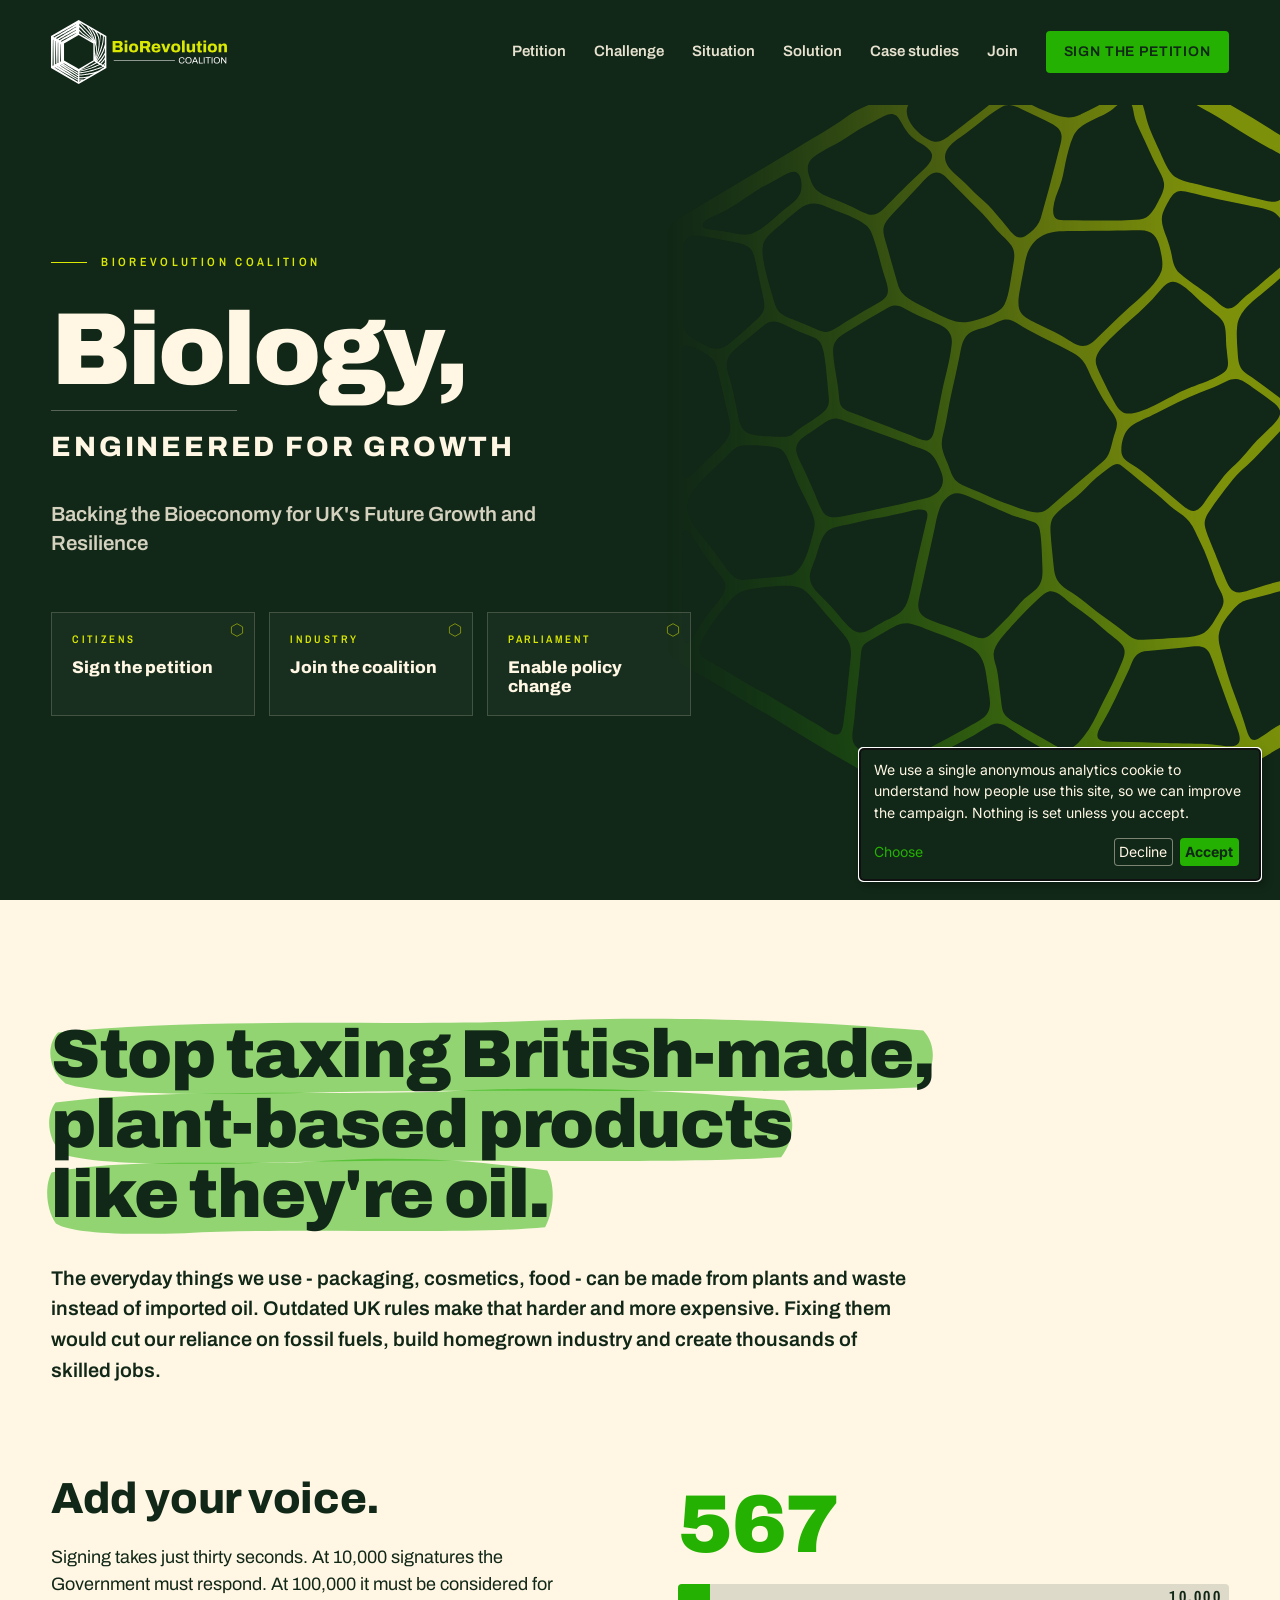
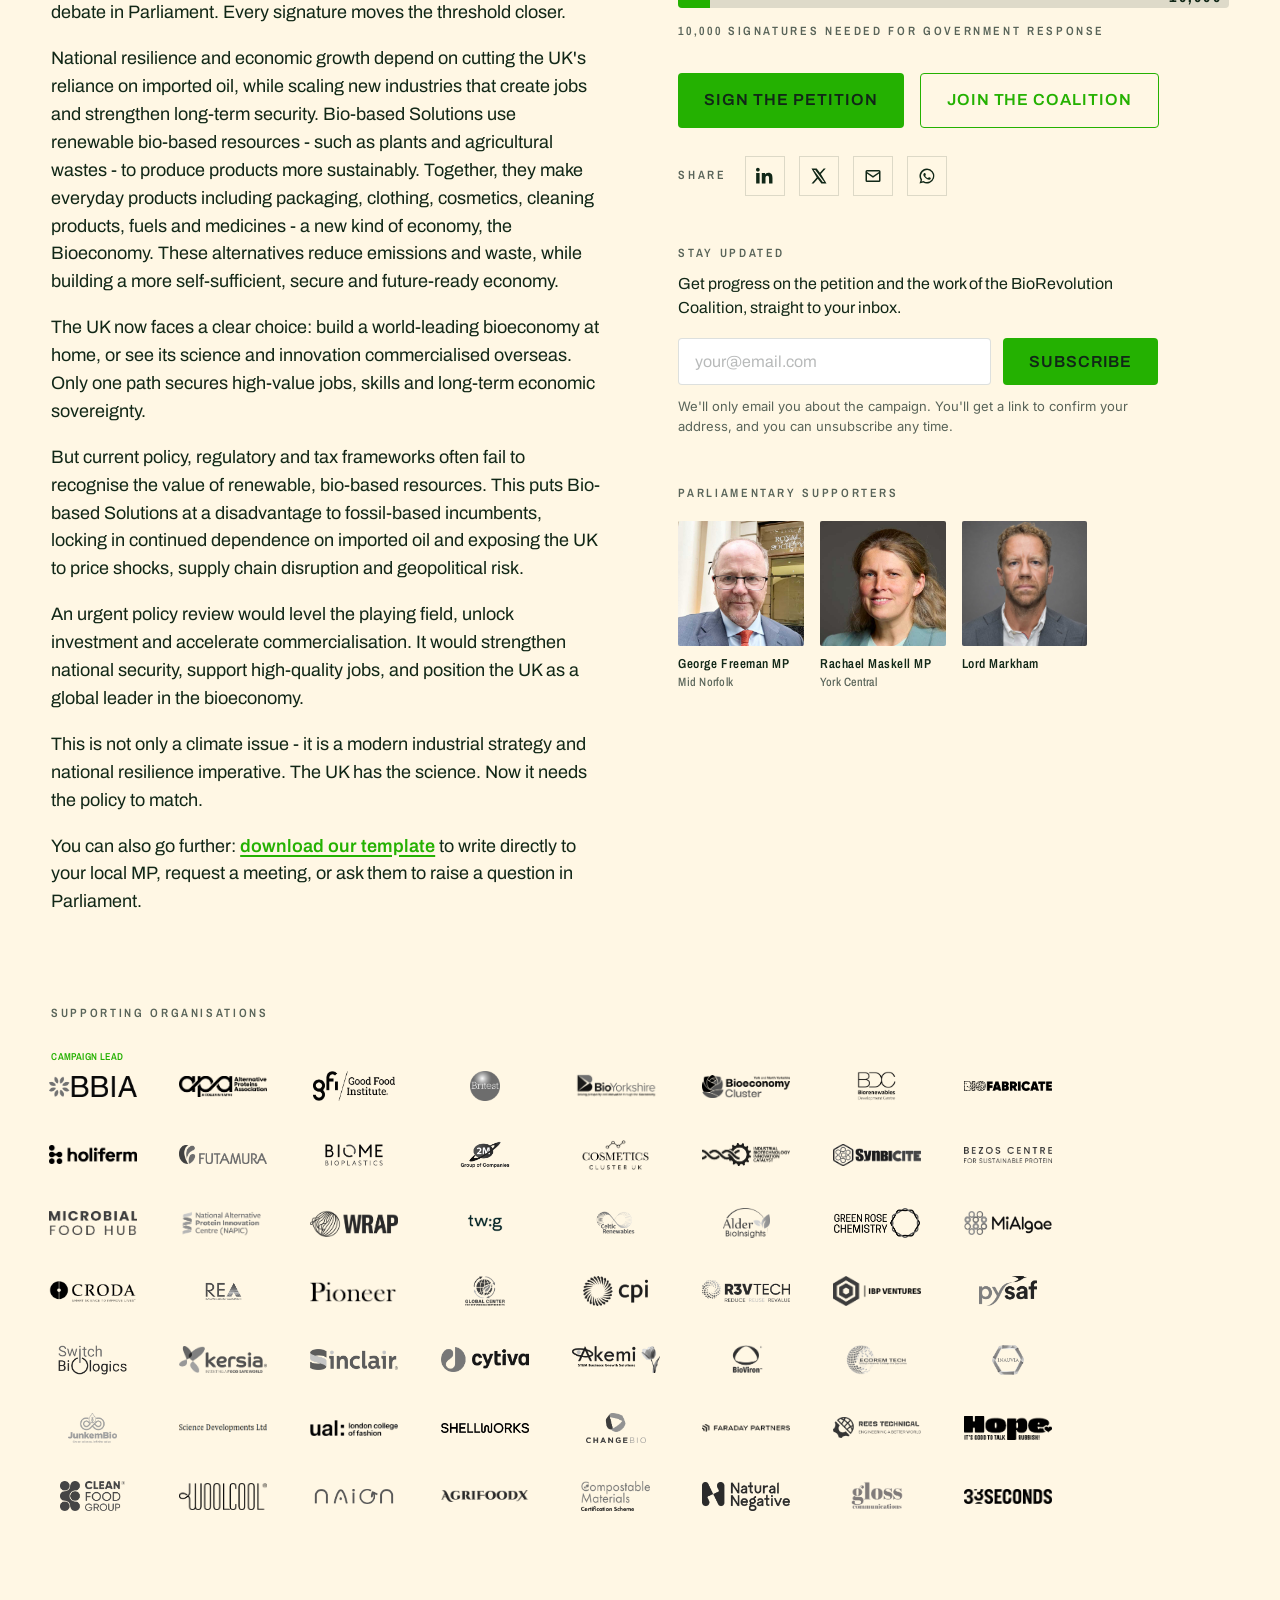
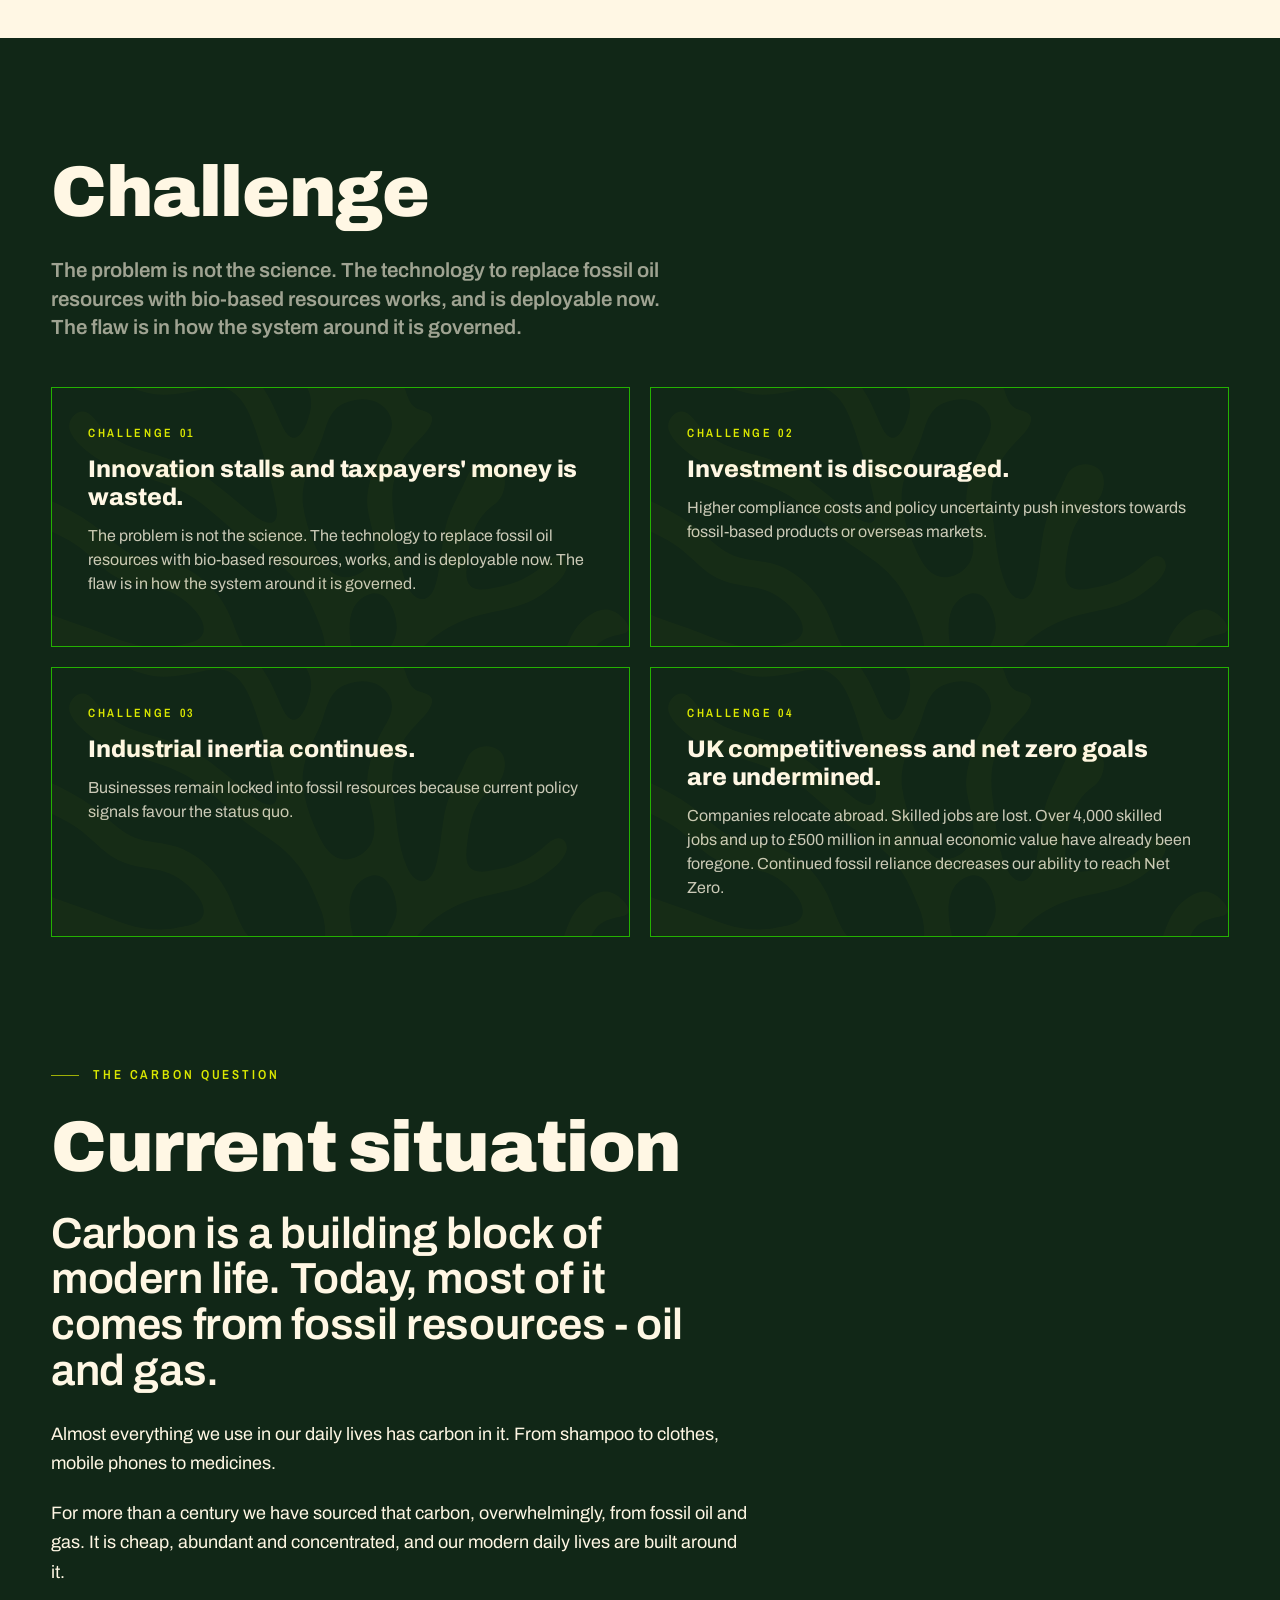
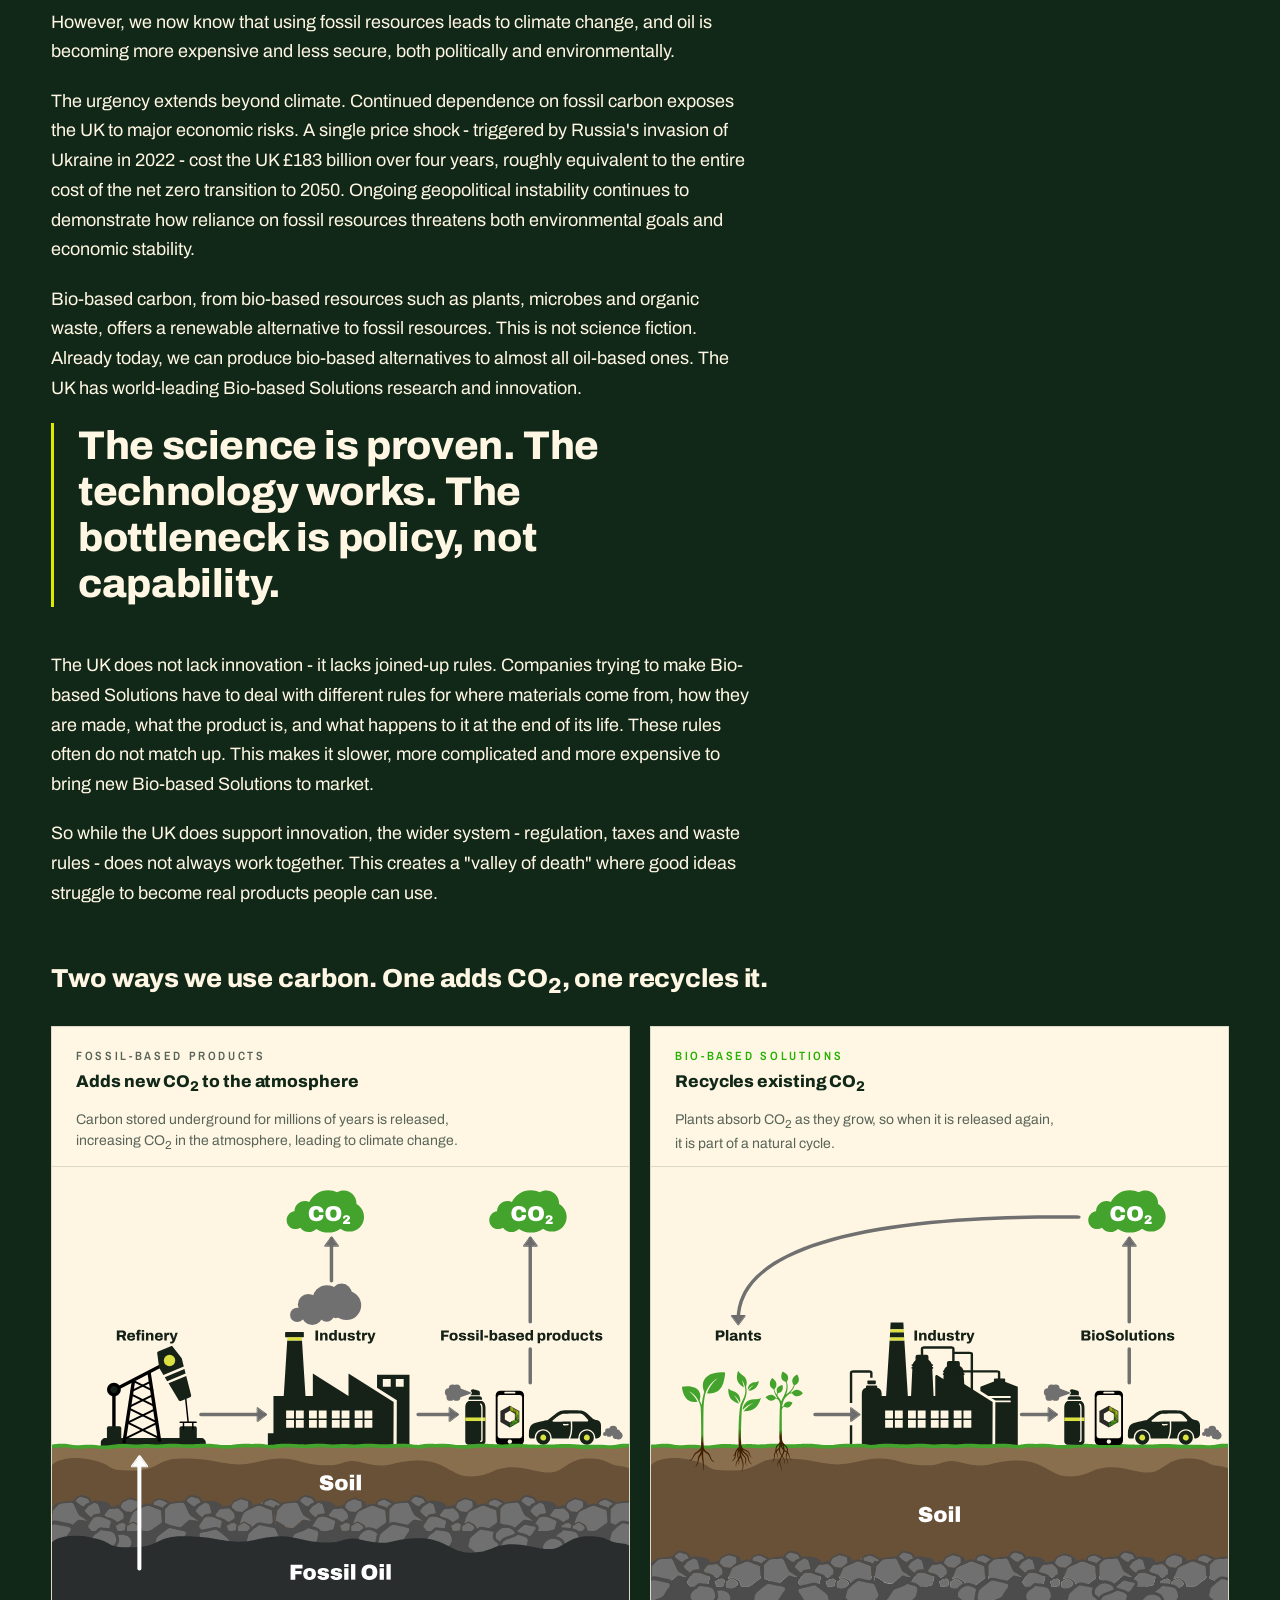
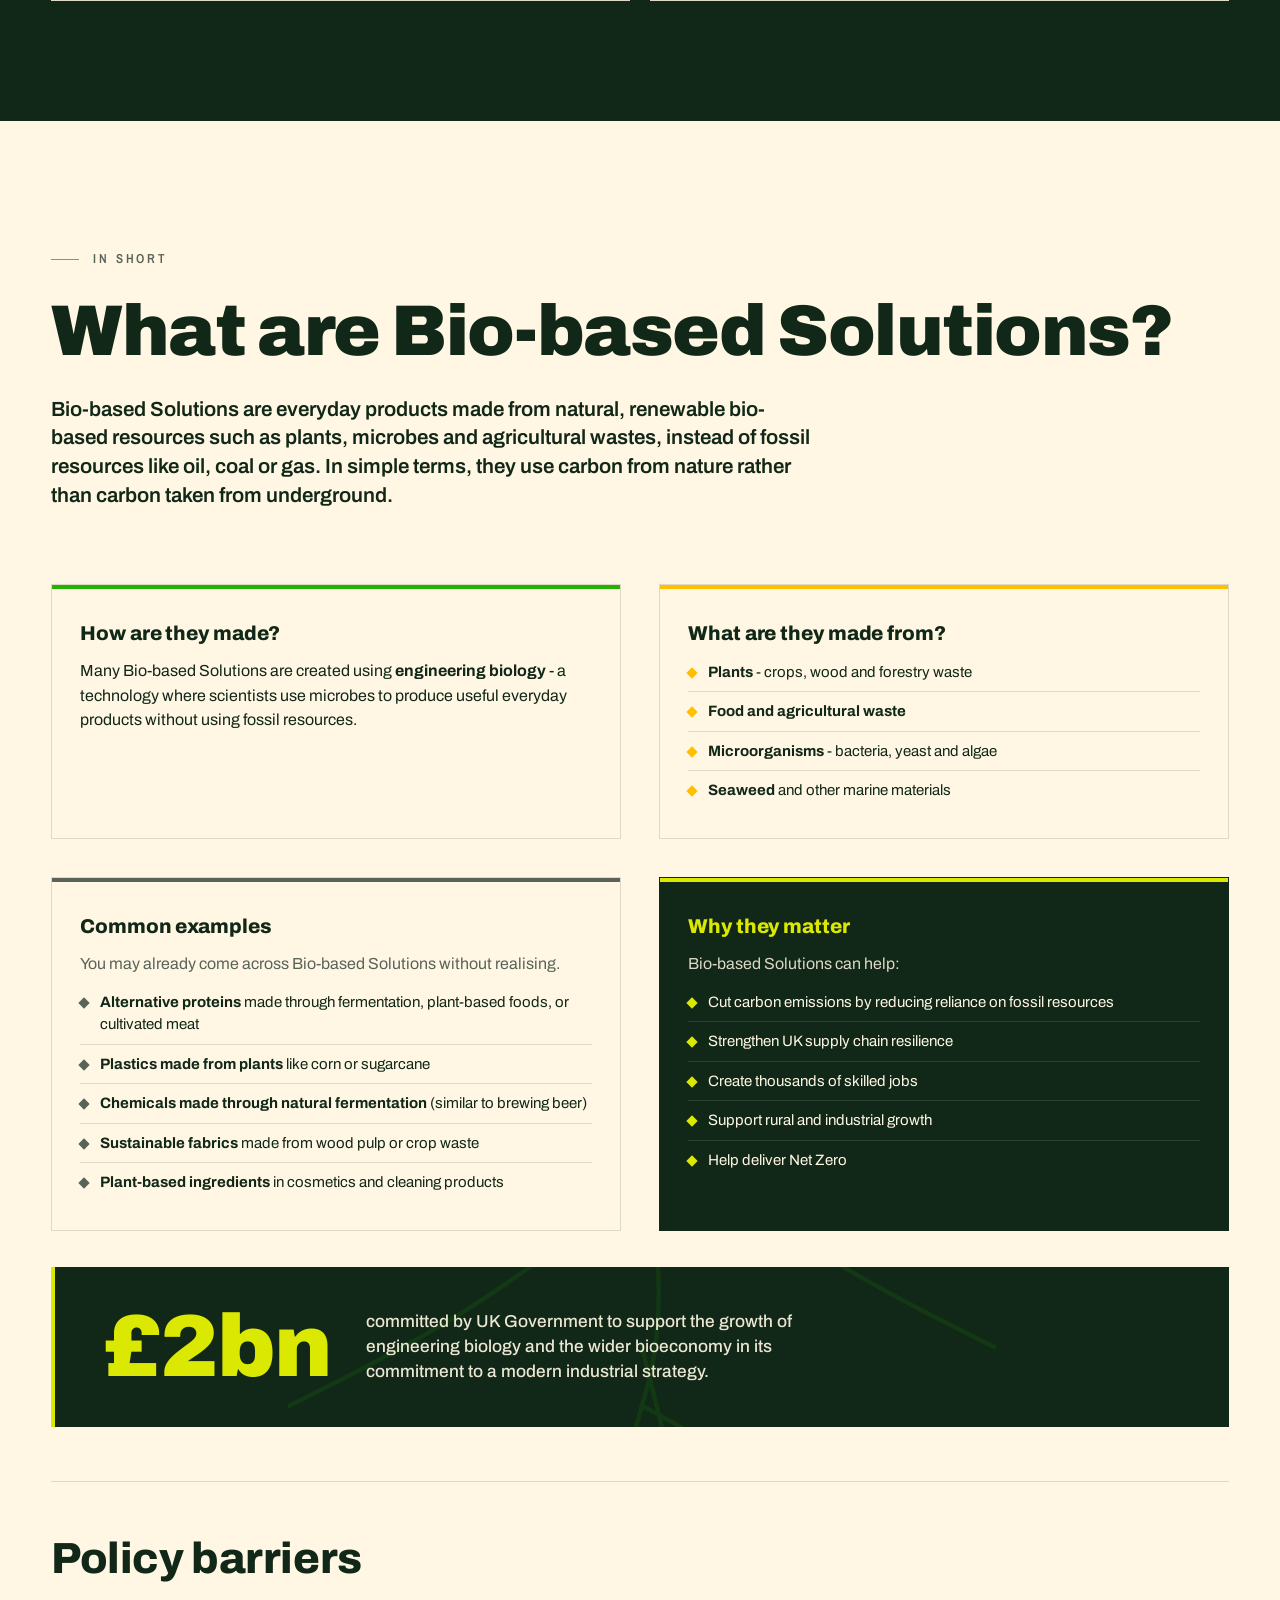
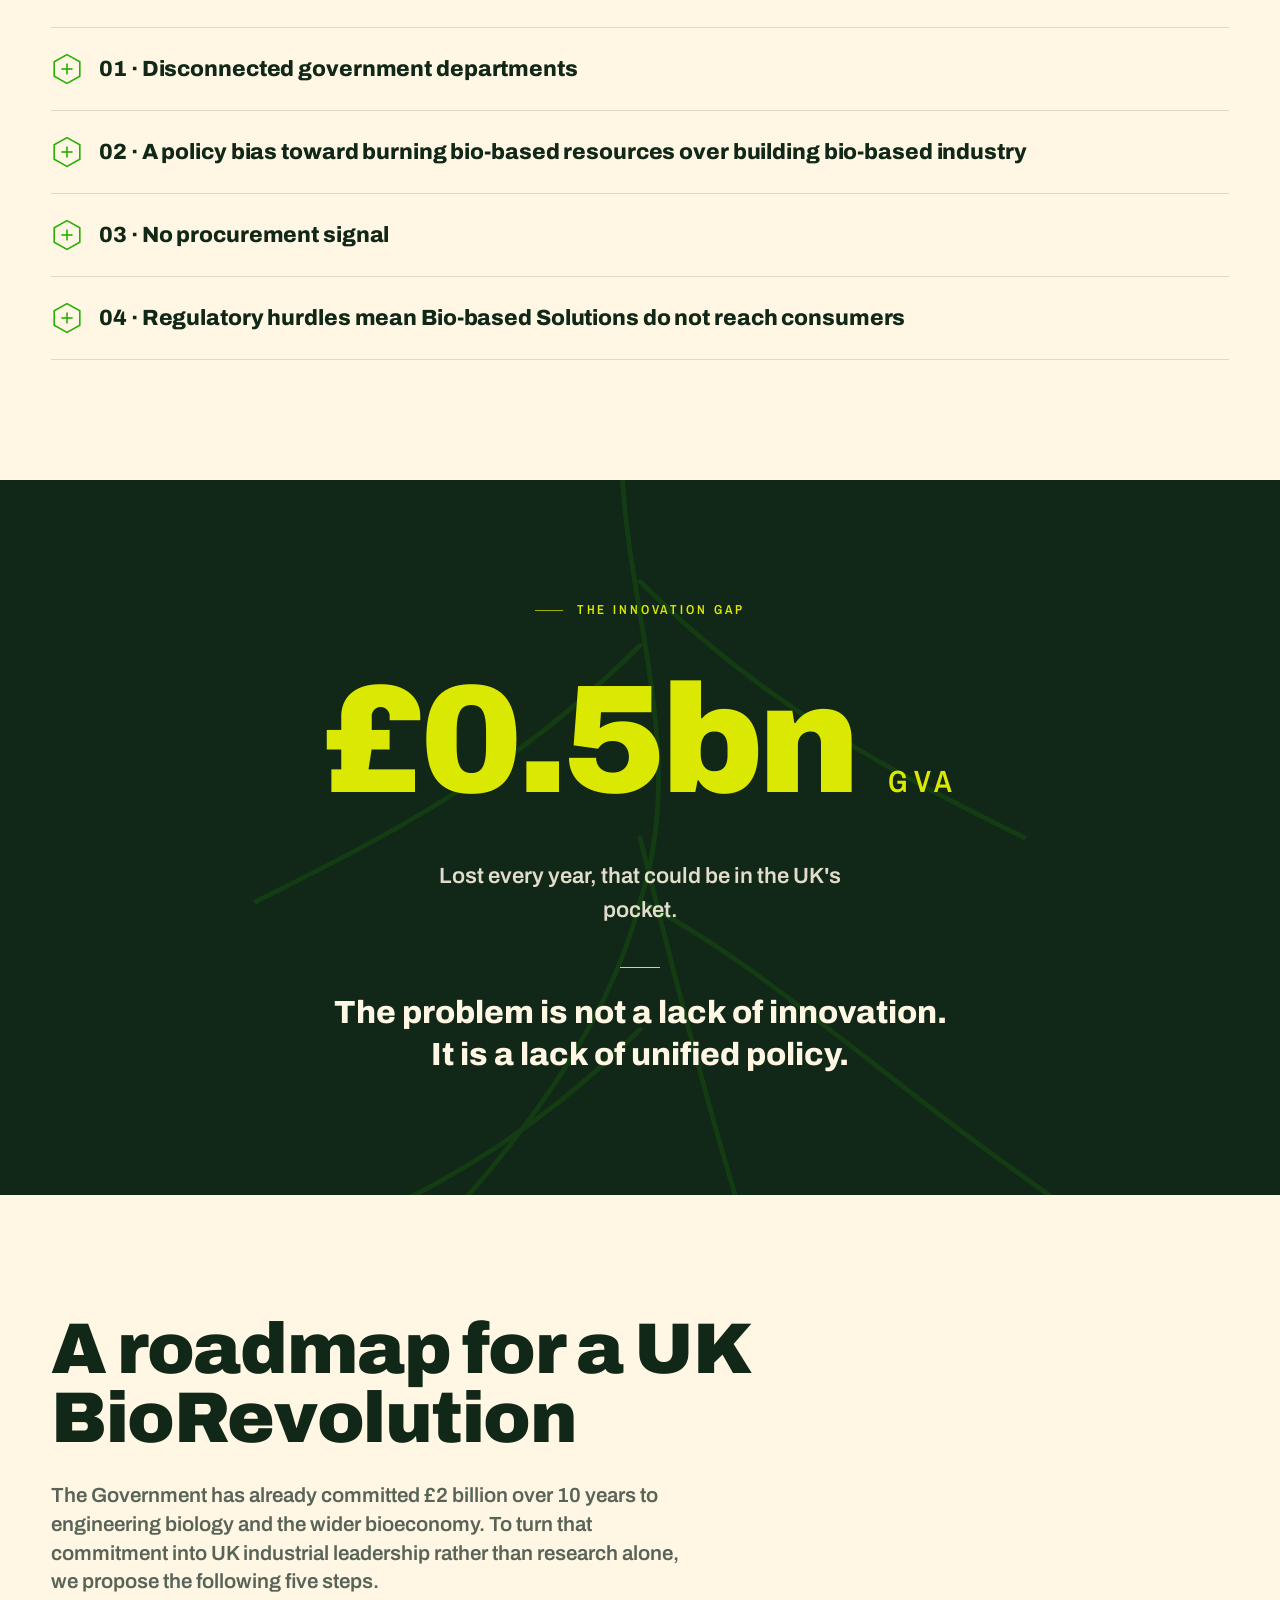
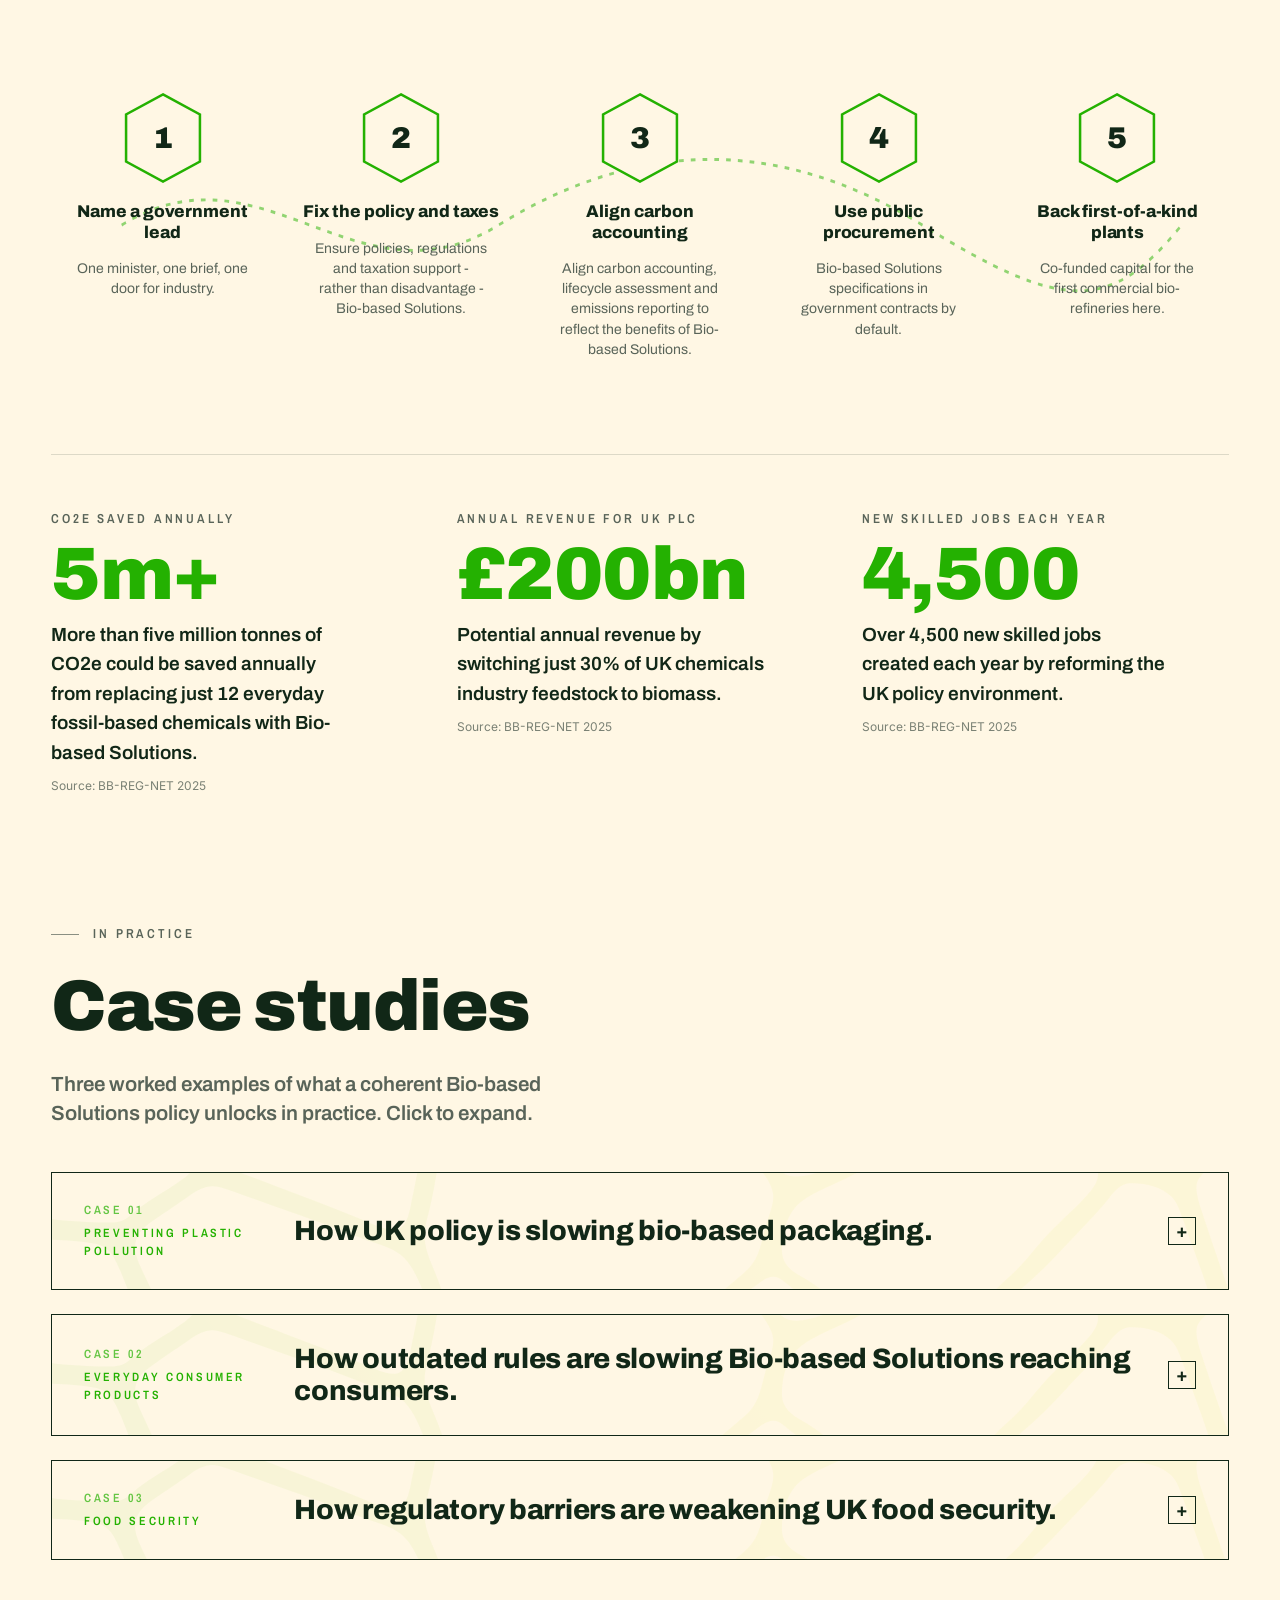
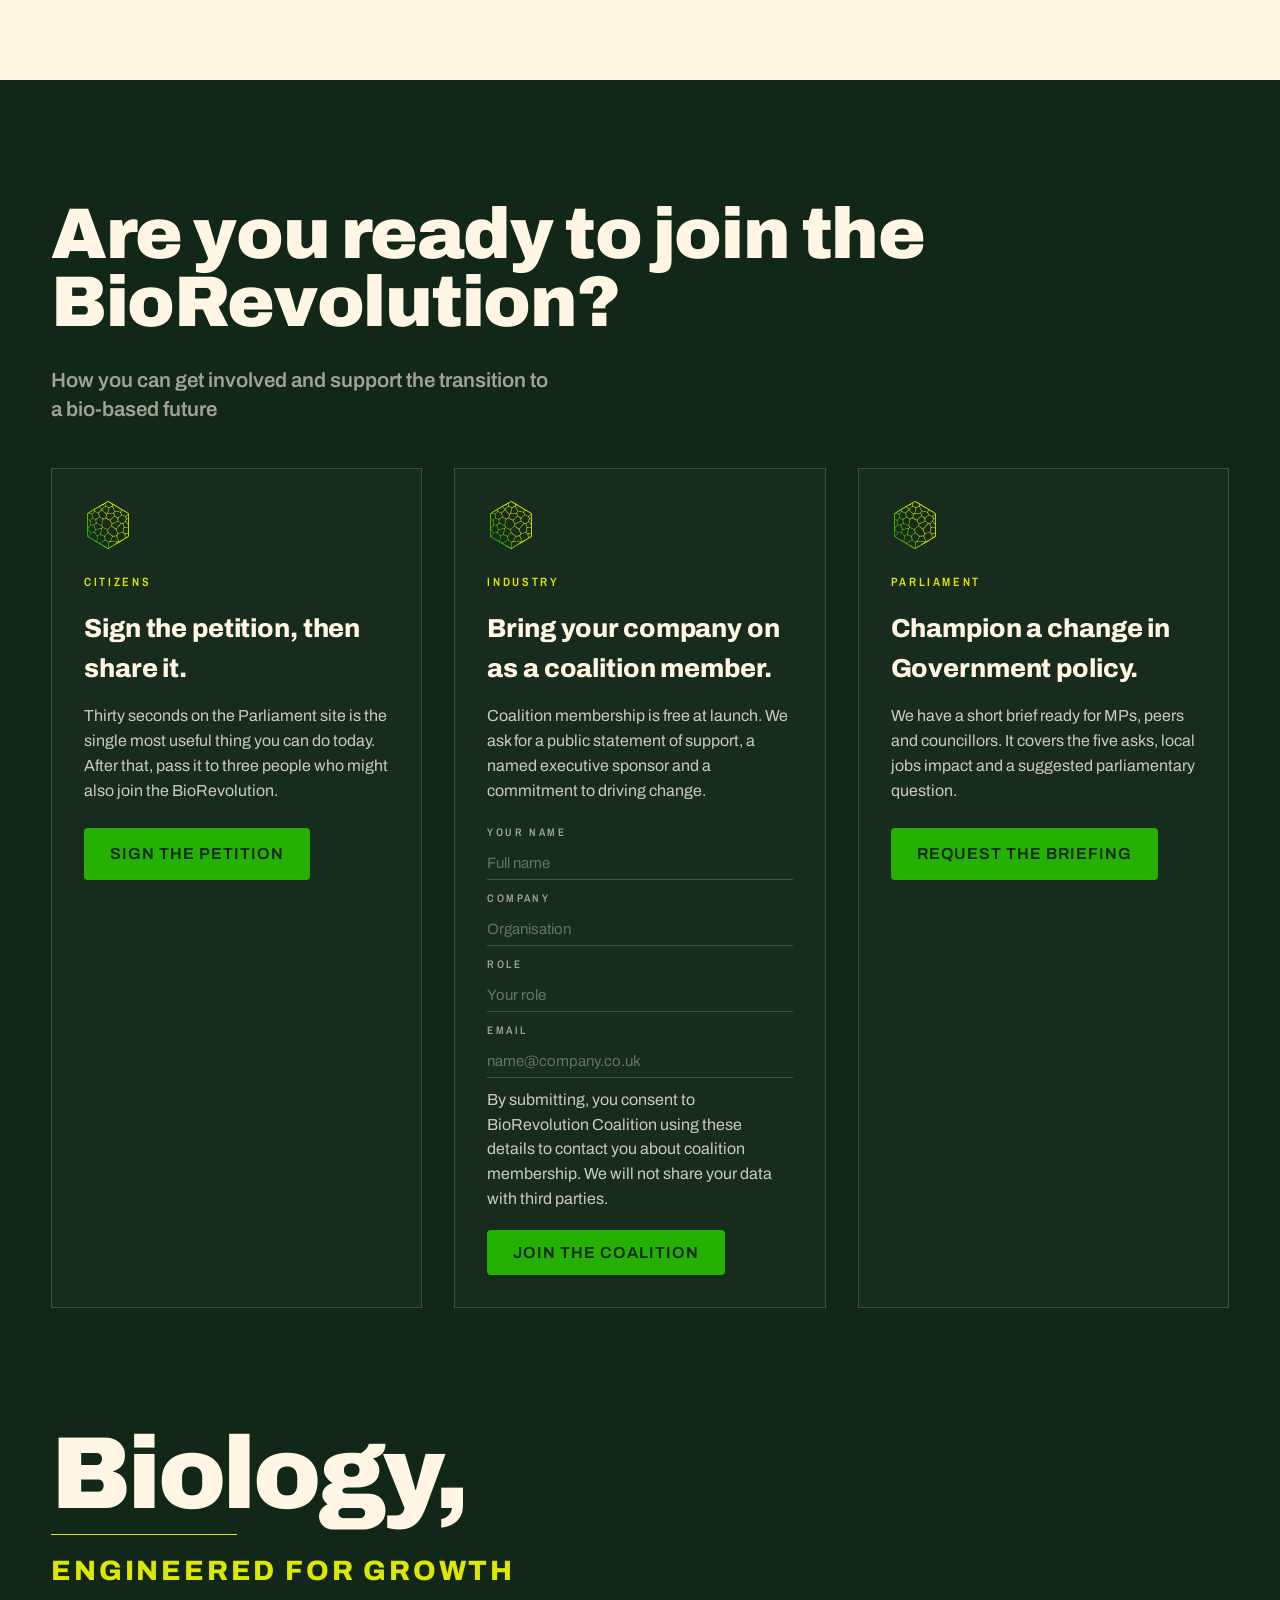
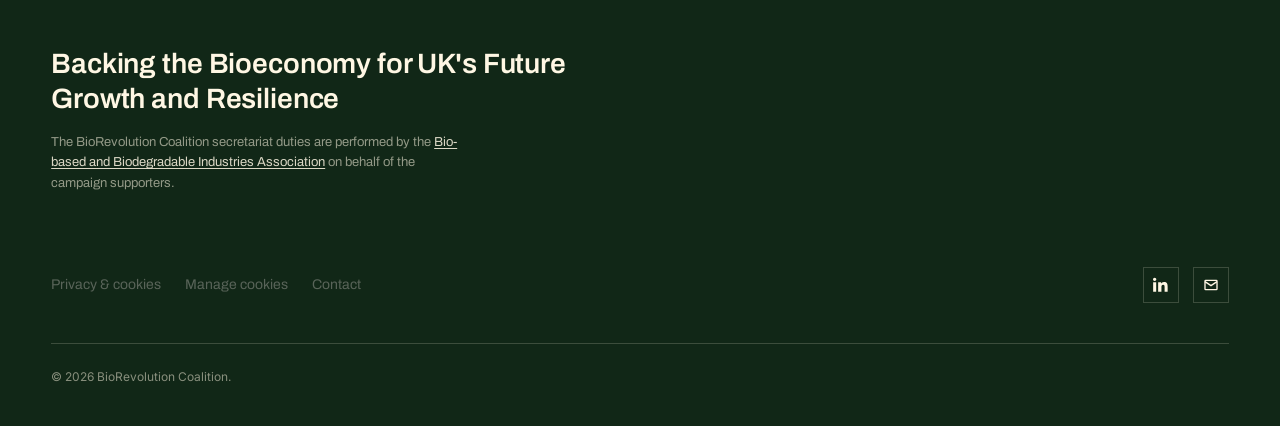
<file: index.html>
<!doctype html>
<html lang="en-GB">
<head>
  <meta charset="utf-8" />
  <meta name="viewport" content="width=device-width, initial-scale=1" />
  <title>BioRevolution Coalition — Biology, engineered for growth.</title>
  <meta name="description" content="Support the transition to bio-based carbon for the future economy. A coalition brief, and a UK parliamentary petition." />

  <script src="sentry.min.js"></script>
  <script>
    // Only enable error tracking on the production domain.
    if (location.hostname === "biorevolution.uk") {
      Sentry.init({
        dsn: "https://364695605d5a4de08db4117143f6b385@diagnostics.resourcemedia.eco/2",
        tracesSampleRate: 0.01,
        autoSessionTracking: false,
      });
    }
  </script>

  <!-- =====================================================================
       Analytics + consent (Google Analytics 4, gated by Klaro)
       GA loads ONLY after the visitor accepts analytics: the gtag.js loader
       below is Klaro-managed (type="text/plain" + data-name). Google Consent
       Mode v2 additionally defaults all storage to "denied" until consent.
       GA4 Measurement ID: G-4NM9GXGLPD (biorevolution.uk web data stream).
       ===================================================================== -->
  <script>
    window.dataLayer = window.dataLayer || [];
    function gtag(){ dataLayer.push(arguments); }
    gtag('consent', 'default', {
      ad_storage: 'denied',
      analytics_storage: 'denied',
      ad_user_data: 'denied',
      ad_personalization: 'denied'
    });
    gtag('js', new Date());
    gtag('config', 'G-4NM9GXGLPD', { anonymize_ip: true });
  </script>
  <script type="text/plain" data-type="application/javascript" data-name="google-analytics"
          data-src="https://www.googletagmanager.com/gtag/js?id=G-4NM9GXGLPD" async></script>

  <!-- Klaro consent manager (config must load before the library; the library
       injects its own CSS at runtime, themed via overrides in styles.css). -->
  <script defer src="klaro-config.js"></script>
  <script defer src="klaro.js"></script>

  <!-- Open Graph (Facebook, LinkedIn, WhatsApp, iMessage, Slack) -->
  <meta property="og:type" content="website" />
  <meta property="og:site_name" content="BioRevolution Coalition" />
  <meta property="og:locale" content="en_GB" />
  <meta property="og:url" content="https://biorevolution.uk/" />
  <meta property="og:title" content="Back the UK BioRevolution" />
  <meta property="og:description" content="Sign the parliamentary petition. UK policy review to unlock bio-based growth, jobs and resilience." />
  <meta property="og:image" content="https://biorevolution.uk/Images/og/share-card.jpg?v=20260510" />
  <meta property="og:image:secure_url" content="https://biorevolution.uk/Images/og/share-card.jpg?v=20260510" />
  <meta property="og:image:type" content="image/jpeg" />
  <meta property="og:image:width" content="1200" />
  <meta property="og:image:height" content="630" />
  <meta property="og:image:alt" content="BioRevolution Coalition - sign the petition" />

  <!-- Twitter / X (still uses twitter: prefix) -->
  <meta name="twitter:card" content="summary_large_image" />
  <meta name="twitter:title" content="Back the UK BioRevolution" />
  <meta name="twitter:description" content="Sign the parliamentary petition. UK policy review to unlock bio-based growth." />
  <meta name="twitter:image" content="https://biorevolution.uk/Images/og/share-card.jpg?v=20260510" />
  <meta name="twitter:image:alt" content="BioRevolution Coalition - sign the petition" />

  <link rel="preconnect" href="https://fonts.googleapis.com">
  <link rel="preconnect" href="https://fonts.gstatic.com" crossorigin>
  <link href="https://fonts.googleapis.com/css2?family=Archivo:wght@400;600;800;900&family=Archivo+Narrow:wght@600&family=Inter:wght@400;500&display=swap" rel="stylesheet">

  <meta name="robots" content="index, follow, max-image-preview:large" />
  <link rel="stylesheet" href="styles.css?v=20260708" />
</head>
<body>

<!-- =========================================================
     Sticky nav  (hidden on hero, solidifies past 80vh)
     ========================================================= -->
<nav class="site-nav" id="siteNav" aria-label="Primary">
  <a class="brand" href="#top">
    <img src="Images/BioRevolutions-white%20with%20yellow%20text.svg" alt="BioRevolution Coalition" />
  </a>
  <div class="links">
    <a href="#petition">Petition</a>
    <a href="#challenge">Challenge</a>
    <a href="#situation">Situation</a>
    <a href="#solution">Solution</a>
    <a href="#case-studies">Case studies</a>
    <a href="#join">Join</a>
    <a class="btn" href="#petition">Sign the petition</a>
  </div>
</nav>


<!-- =========================================================
     S1  HERO  (dark)
     ========================================================= -->
<section class="hero" id="top" aria-labelledby="heroStrap">
  <div class="hero-copy">
    <div class="eyebrow">BioRevolution Coalition</div>

    <!-- Strapline lockup (reserved treatment) -->
    <div class="lockup" id="heroStrap">
      <div class="one">Biology,</div>
      <div class="rule-line"></div>
      <div class="two-l">Engineered for growth</div>
    </div>

    <p class="deck">Backing the Bioeconomy for UK's Future Growth and Resilience</p>

    <!-- Three audience CTAs -->
    <div class="cta-audiences" role="list">
      <a href="#petition" role="listitem">
        <span class="who">Citizens</span>
        <span class="action">Sign the petition</span>
      </a>
      <a href="#join" role="listitem">
        <span class="who">Industry</span>
        <span class="action">Join the coalition</span>
      </a>
      <a href="#join" role="listitem">
        <span class="who">Parliament</span>
        <span class="action">Enable policy change</span>
      </a>
    </div>
  </div>

  <!-- Hero art: Organic Lattice -->
  <div class="hero-art" aria-hidden="true">
    <img src="Images/Organic-Lattice1.svg" alt="" />
  </div>

</section>


<!-- =========================================================
     S2  PETITION  (light)
     ========================================================= -->
<section class="bk light" id="petition" aria-labelledby="petitionAnchor">
  <div class="wrap">
    <div class="petition-intro">
      <h2 class="petition-anchor" id="petitionAnchor"><span class="hl">Stop taxing <span class="nowrap">British-made</span>, <br class="anchor-br"><span class="nowrap">plant-based</span> products <br class="anchor-br">like they're oil.</span></h2>
      <p class="petition-lede">The everyday things we use - packaging, cosmetics, food - can be made from plants and waste instead of imported oil. Outdated UK rules make that harder and more expensive. Fixing them would cut our reliance on fossil fuels, build homegrown industry and create thousands of skilled jobs.</p>
    </div>

    <div class="petition-grid">
      <div>
        <h3 class="petition-subhead">Add your voice.</h3>

        <div class="body">
          <p>Signing takes just thirty seconds. At 10,000 signatures the Government must respond. At 100,000 it must be considered for debate in Parliament. Every signature moves the threshold closer.</p>

          <p>National resilience and economic growth depend on cutting the UK's reliance on imported oil, while scaling new industries that create jobs and strengthen long-term security. Bio-based Solutions use renewable bio-based resources - such as plants and agricultural wastes - to produce products more sustainably. Together, they make everyday products including packaging, clothing, cosmetics, cleaning products, fuels and medicines - a new kind of economy, the Bioeconomy. These alternatives reduce emissions and waste, while building a more self-sufficient, secure and future-ready economy.</p>

          <p>The UK now faces a clear choice: build a world-leading bioeconomy at home, or see its science and innovation commercialised overseas. Only one path secures high-value jobs, skills and long-term economic sovereignty.</p>

          <p>But current policy, regulatory and tax frameworks often fail to recognise the value of renewable, bio-based resources. This puts Bio-based Solutions at a disadvantage to fossil-based incumbents, locking in continued dependence on imported oil and exposing the UK to price shocks, supply chain disruption and geopolitical risk.</p>

          <p>An urgent policy review would level the playing field, unlock investment and accelerate commercialisation. It would strengthen national security, support high-quality jobs, and position the UK as a global leader in the bioeconomy.</p>

          <p>This is not only a climate issue - it is a modern industrial strategy and national resilience imperative. The UK has the science. Now it needs the policy to match.</p>

          <p>You can also go further: <a class="text-link" href="Images/Letter_to_your_MP_BioRevolution_Coalition.docx" download>download our template</a> to write directly to your local MP, request a meeting, or ask them to raise a question in Parliament.</p>
        </div>
      </div>

      <div>
        <div class="progress" aria-label="Petition progress">
          <div class="count" id="petitionCount"></div>
          <div class="track"><div class="fill" id="petitionFill" style="width: 0;"></div><span class="goal-tick">10,000</span></div>
          <div class="cap">10,000 signatures needed for government response</div>
        </div>

        <div class="btn-row" style="margin-top: 32px;">
          <a class="btn" href="https://petition.parliament.uk/petitions/767417" target="_blank" rel="noopener">Sign the petition</a>
          <a class="btn secondary" href="#join">Join the coalition</a>
        </div>

        <div class="share-strip" aria-label="Share">
          <span class="lbl">Share</span>

          <a href="https://www.linkedin.com/sharing/share-offsite/?url=https%3A%2F%2Fbiorevolution.uk%2F%3Fv%3D20260510" target="_blank" rel="noopener" aria-label="Share on LinkedIn">
            <svg viewBox="0 0 24 24" fill="currentColor" aria-hidden="true"><path d="M4.98 3.5C4.98 4.88 3.87 6 2.5 6S0 4.88 0 3.5 1.12 1 2.5 1s2.48 1.12 2.48 2.5zM.22 8h4.56v14H.22V8zm7.5 0h4.37v1.92h.06c.61-1.15 2.1-2.36 4.33-2.36 4.63 0 5.48 3.04 5.48 7v7.44h-4.56v-6.6c0-1.57-.03-3.6-2.2-3.6-2.2 0-2.54 1.72-2.54 3.49V22H7.72V8z"/></svg>
          </a>
          <a href="https://twitter.com/intent/tweet?text=I%27ve%20just%20signed%20the%20petition%20for%20the%20UK%20BioRevolution%20-%20takes%2030%20seconds.%20Please%20support%20the%20UK%27s%20green%20industrial%20economy%3A&url=https%3A%2F%2Fbiorevolution.uk%2F%3Fv%3D20260510&hashtags=BioRevolution" target="_blank" rel="noopener" aria-label="Share on X">
            <svg viewBox="0 0 24 24" fill="currentColor" aria-hidden="true"><path d="M18.244 2H21l-6.52 7.45L22 22h-6.82l-4.76-6.22L4.8 22H2l7-8 -7-12h6.92l4.29 5.66L18.244 2zM17 20h2L7 4H5l12 16z"/></svg>
          </a>
          <a href="mailto:?subject=Please%20support%20the%20UK%20BioRevolution%20petition&body=I%27ve%20just%20signed%20a%20UK%20parliamentary%20petition%20calling%20for%20a%20policy%20review%20to%20unlock%20the%20bioeconomy.%20A%20coalition%20of%20bio-industry%20groups%20is%20behind%20it.%20Please%20support%20the%20UK%27s%20green%20industrial%20economy%3A%0A%0Ahttps%3A%2F%2Fbiorevolution.uk%2F%3Fv%3D20260510%0A%0AThanks." aria-label="Share by email">
            <svg viewBox="0 0 24 24" fill="none" stroke="currentColor" stroke-width="2" aria-hidden="true"><rect x="3" y="5" width="18" height="14" rx="1"/><path d="M3 7l9 6 9-6"/></svg>
          </a>
          <a href="https://wa.me/?text=I%27ve%20just%20signed%20this%20-%20takes%2030%20seconds.%20Please%20support%20the%20UK%27s%20green%20industrial%20economy%3A%20https%3A%2F%2Fbiorevolution.uk%2F%3Fv%3D20260510" target="_blank" rel="noopener" aria-label="Share on WhatsApp">
            <svg viewBox="0 0 24 24" fill="currentColor" aria-hidden="true"><path d="M12 2a10 10 0 00-8.46 15.3L2 22l4.85-1.27A10 10 0 1012 2zm0 18a8 8 0 01-4.08-1.12l-.29-.17-2.88.75.77-2.8-.19-.3A8 8 0 1112 20zm4.55-5.58c-.25-.12-1.47-.72-1.7-.8s-.4-.12-.56.13-.64.8-.79.97-.29.19-.54.06a6.5 6.5 0 01-1.92-1.19 7.22 7.22 0 01-1.33-1.66c-.14-.24 0-.37.11-.49s.25-.29.37-.43a1.72 1.72 0 00.24-.41.45.45 0 000-.43c-.06-.12-.56-1.35-.77-1.84s-.4-.42-.56-.43h-.47a.9.9 0 00-.65.3 2.74 2.74 0 00-.86 2.05 4.75 4.75 0 001 2.5 10.89 10.89 0 004.15 3.67 4.8 4.8 0 002.93.61 2.48 2.48 0 001.63-1.15 2.02 2.02 0 00.14-1.15c-.06-.1-.23-.17-.48-.29z"/></svg>
          </a>
        </div>

        <!-- Newsletter signup -> Mailchimp "Biorevolution Coalition newsletter"
             audience (us11). Double opt-in: Mailchimp emails a confirmation link.
             Submits via JSONP in script.js so the page never reloads. -->
        <div class="newsletter-signup">
          <h3 class="newsletter-title">Stay updated</h3>
          <p class="newsletter-blurb">Get progress on the petition and the work of the BioRevolution Coalition, straight to your inbox.</p>
          <form class="newsletter-form" id="newsletterForm" novalidate>
            <label class="visually-hidden" for="newsletterEmail">Email address</label>
            <input type="email" id="newsletterEmail" name="EMAIL" placeholder="your@email.com" autocomplete="email" required />
            <!-- Honeypot: real people leave this empty; bots that fill it are rejected. -->
            <div class="newsletter-hp" aria-hidden="true">
              <input type="text" name="b_98ac0ec9b49125f74fb3db572_fe0cae2c04" tabindex="-1" value="" autocomplete="off" />
            </div>
            <button type="submit" class="btn">Subscribe</button>
          </form>
          <p class="newsletter-response" id="newsletterResponse" role="status" aria-live="polite"></p>
          <p class="newsletter-consent">We'll only email you about the campaign. You'll get a link to confirm your address, and you can unsubscribe any time.</p>
        </div>

        <div class="supporters-block">
          <h3 class="supporters-title">Parliamentary Supporters</h3>
          <div class="supporter-grid">
            <div class="supporter-card">
              <div class="supporter-photo has-photo">
                <img src="Images/parliamentarians/George-Freeman.jpg?v=20260617" alt="George Freeman MP" />
              </div>
              <div class="supporter-name">George Freeman MP<span class="supporter-seat">Mid Norfolk</span></div>
            </div>
            <div class="supporter-card">
              <div class="supporter-photo has-photo">
                <img src="Images/parliamentarians/Rachael-Maskell.jpg" alt="Rachael Maskell MP" />
              </div>
              <div class="supporter-name">Rachael Maskell MP<span class="supporter-seat">York Central</span></div>
            </div>
            <div class="supporter-card">
              <div class="supporter-photo has-photo">
                <img src="Images/parliamentarians/Lord-Markham.jpg" alt="Lord Markham" />
              </div>
              <div class="supporter-name">Lord Markham</div>
            </div>
          </div>
        </div>

      </div>
    </div>

    <div class="supporters-block supporters-orgs">
      <h3 class="supporters-title">Supporting Organisations</h3>
      <div class="org-lead-tag">Campaign Lead</div>
      <div class="org-grid">
        <div class="org-slot has-logo"><img src="Images/logos/mono-dark/BBIA-no-subtitle-greyscale.png" alt="BBIA" /></div>
        <div class="org-slot has-logo"><img src="Images/logos/mono-dark/APA-logo-black.png" alt="APA" /></div>
        <div class="org-slot has-logo"><img src="Images/logos/mono-dark/GFI-black-logo2.png" alt="GFI" /></div>
        <div class="org-slot has-logo"><img src="Images/logos/mono-dark/Britest%20logo%201410%20x%201410%20trans%20background.png" alt="Britest" /></div>
        <div class="org-slot has-logo"><img src="Images/logos/mono-dark/BioYorkshire%20Logo_Greyscale.png" alt="BioYorkshire" /></div>
        <div class="org-slot has-logo"><img src="Images/logos/mono-dark/Bioeconomy-logo=greyscale.png" alt="Bioeconomy" /></div>
        <div class="org-slot has-logo"><img src="Images/logos/mono-dark/bdc_logo_black_transparent.png" alt="Biorenewables Development Centre" /></div>
        <div class="org-slot has-logo"><img src="Images/logos/mono-dark/BIOFABRICATE%20Logo_black.png" alt="Biofabricate" /></div>
        <div class="org-slot has-logo"><img src="Images/logos/mono-dark/Holiferm-Logo-LCN-Landscape%20(1).png" alt="Holiferm" /></div>
        <div class="org-slot has-logo"><img src="Images/logos/mono-dark/Futamura%20greyscale%20logo.png" alt="Futamura" /></div>
        <div class="org-slot has-logo"><img src="Images/logos/mono-dark/biomebioplastics-logo-website.png" alt="Biome Bioplastics" /></div>
        <div class="org-slot has-logo"><img src="Images/logos/mono-dark/2M-GOC-Square-(Colour)@2x.png" alt="2M Group of Companies" /></div>
        <div class="org-slot has-logo"><img src="Images/logos/mono-dark/Cosmetics-Cluster-Uk-Logo-Black.png" alt="Cosmetics Cluster UK" /></div>
        <div class="org-slot has-logo"><img src="Images/logos/mono-dark/IBIC-Black(PNG).png" alt="IBIC" /></div>
        <div class="org-slot has-logo"><img src="Images/logos/mono-dark/Synbicite-Logo.png" alt="SynbiCITE" /></div>
        <div class="org-slot has-logo"><img src="Images/logos/mono-dark/Bezos.png" alt="Bezos Centre for Sustainable Protein" /></div>
        <div class="org-slot has-logo"><img src="Images/logos/mono-dark/MFH%20greyscale.png" alt="Materials for the Future Hub" /></div>
        <div class="org-slot has-logo"><img src="Images/logos/mono-dark/National%20Alternative%20Protein%20Innovation%20Centre.png" alt="National Alternative Protein Innovation Centre" /></div>
        <div class="org-slot has-logo"><img src="Images/logos/mono-dark/WRAP_Logo_Linear_Greyscale.png" alt="WRAP" /></div>
        <div class="org-slot has-logo"><img src="Images/logos/mono-dark/twig_logo__main_dark.png" alt="Twig" /></div>
        <div class="org-slot has-logo"><img src="Images/logos/mono-dark/CR_Logo_greyscale.png" alt="Celtic Renewables" /></div>
        <div class="org-slot has-logo"><img src="Images/logos/mono-dark/Alder%20Bioinsights%20greyscale.png" alt="Alder Bioinsights" /></div>
        <div class="org-slot has-logo"><img src="Images/logos/mono-dark/Large-Green-Rose-Logo-Greyscale.png" alt="Green Rose" /></div>
        <div class="org-slot has-logo"><img src="Images/logos/mono-dark/MiAlgae-Logo-Full-Greyscale.png" alt="MiAlgae" /></div>
        <div class="org-slot has-logo"><img src="Images/logos/mono-dark/Croda_Brand_Master_Black_RGB.png" alt="Croda" /></div>
        <div class="org-slot has-logo"><img src="Images/logos/mono-dark/REA-greyscale.png" alt="REA" /></div>
        <div class="org-slot has-logo"><img src="Images/logos/mono-dark/Pioneer_edit.png" alt="Pioneer" /></div>
        <div class="org-slot has-logo"><img src="Images/logos/mono-dark/Global-Center-for-Sustainable-BioProducts.png" alt="Global Center for Sustainable Bioproducts" /></div>
        <div class="org-slot has-logo"><img src="Images/logos/mono-dark/CPI-Logo-B+W.png" alt="CPI" /></div>
        <div class="org-slot has-logo"><img src="Images/logos/mono-dark/R3VTech_LongLogo_strapline_mono.png" alt="R3VTech" /></div>
        <div class="org-slot has-logo"><img src="Images/logos/mono-dark/IBP-logo---no-background.png" alt="IBP Ventures" /></div>
        <div class="org-slot has-logo"><img src="Images/logos/mono-dark/Pysaf.png" alt="Pysaf" /></div>
        <div class="org-slot has-logo"><img src="Images/logos/mono-dark/Switch-Biologics-LOGO.png" alt="Switch Biologics" /></div>
        <div class="org-slot has-logo"><img src="Images/logos/mono-dark/logo_kersia_retina.png" alt="Kersia" /></div>
        <div class="org-slot has-logo"><img src="Images/logos/mono-dark/Sinclair%20logo.png" alt="Sinclair" /></div>
        <div class="org-slot has-logo"><img src="Images/logos/mono-dark/cytiva_logo_mono.png" alt="Cytiva" /></div>
        <div class="org-slot has-logo"><img src="Images/logos/mono-dark/Akemi_Logo_with_Flower_300dpi.png" alt="Akemi" /></div>
        <div class="org-slot has-logo"><img src="Images/logos/mono-dark/BioViron%20TM%20dark%20green%20R.png" alt="BioViron" /></div>
        <div class="org-slot has-logo"><img src="Images/logos/mono-dark/Ecorem%20Tech.png" alt="Ecorem Tech" /></div>
        <div class="org-slot has-logo"><img src="Images/logos/mono-dark/Inauvia.logo.silver.1.png" alt="Inauvia" /></div>
        <div class="org-slot has-logo"><img src="Images/logos/mono-dark/JunkemBio.png" alt="JunkemBio" /></div>
        <div class="org-slot has-logo"><img src="Images/logos/mono-dark/Science%20Developments%20Ltd%20logo.png" alt="Science Developments Ltd" /></div>
        <div class="org-slot has-logo"><img src="Images/logos/mono-dark/lcf%20logo.png" alt="London College of Fashion" /></div>
        <div class="org-slot has-logo"><img src="Images/logos/mono-dark/2026%20_%20SHELLWORKS%20(2).png" alt="Shellworks" /></div>
        <div class="org-slot has-logo"><img src="Images/logos/mono-dark/CB_logo_bw.png" alt="Change Bio" /></div>
        <div class="org-slot has-logo"><img src="Images/logos/mono-dark/Untitled-2.png" alt="Faraday Partners" /></div>
        <div class="org-slot has-logo"><img src="Images/logos/mono-dark/image%20(17).png" alt="Rees Technical" /></div>
        <div class="org-slot has-logo"><img src="Images/logos/mono-dark/Hope_Logo_BW_inverted.png" alt="Hope" /></div>
        <div class="org-slot has-logo"><img src="Images/logos/mono-dark/Clean-Food-Group-Logo.png" alt="Clean Food Group" /></div>
        <div class="org-slot has-logo"><img src="Images/logos/mono-dark/WOOLCOOL_LOGO_2022_BLACK.png" alt="Woolcool" /></div>
        <div class="org-slot has-logo"><img src="Images/logos/mono-dark/naion.png" alt="Naion" /></div>
        <div class="org-slot has-logo"><img src="Images/logos/mono-dark/AgriFoodX_logo.png" alt="AgriFoodX" /></div>
        <div class="org-slot has-logo"><img src="Images/logos/mono-dark/REAL_CMCS_logo.png" alt="REAL Compostable Materials Certification Scheme" /></div>
        <div class="org-slot has-logo"><img src="Images/logos/mono-dark/Natural_Negative_logo.png" alt="Natural Negative" /></div>
        <div class="org-slot has-logo"><img src="Images/logos/mono-dark/Gloss_Communications_logo.png" alt="Gloss Communications" /></div>
        <div class="org-slot has-logo"><img src="Images/logos/mono-dark/33SECONDS-Wordmark-logo.png" alt="33Seconds" /></div>
      </div>
    </div>
  </div>
</section>


<!-- =========================================================
     S3  CRITICAL FLAW  (dark)
     ========================================================= -->
<section class="bk dark" id="challenge" aria-labelledby="challengeH2">
  <div class="wrap">
    <h2 class="h1" id="challengeH2">Challenge</h2>
    <p class="lead muted tight wider">The problem is not the science. The technology to replace fossil oil resources with bio-based resources works, and is deployable now. The flaw is in how the system around it is governed.</p>

    <div class="flaw-grid">
      <article class="hex-card organic">
        <div class="n">Challenge 01</div>
        <h4>Innovation stalls and taxpayers' money is wasted.</h4>
        <p>The problem is not the science. The technology to replace fossil oil resources with bio-based resources, works, and is deployable now. The flaw is in how the system around it is governed.</p>
      </article>
      <article class="hex-card organic">
        <div class="n">Challenge 02</div>
        <h4>Investment is discouraged.</h4>
        <p>Higher compliance costs and policy uncertainty push investors towards fossil-based products or overseas markets.</p>
      </article>
      <article class="hex-card organic">
        <div class="n">Challenge 03</div>
        <h4>Industrial inertia continues.</h4>
        <p>Businesses remain locked into fossil resources because current policy signals favour the status quo.</p>
      </article>
      <article class="hex-card organic">
        <div class="n">Challenge 04</div>
        <h4>UK competitiveness and net zero goals are undermined.</h4>
        <p>Companies relocate abroad. Skilled jobs are lost. Over 4,000 skilled jobs and up to £500 million in annual economic value have already been foregone. Continued fossil reliance decreases our ability to reach Net Zero.</p>
      </article>
    </div>
  </div>
</section>


<!-- =========================================================
     S4  THE PROBLEM  (light, long-read)
     ========================================================= -->
<section class="bk dark" id="situation" aria-labelledby="situationH2">
  <div class="wrap">
    <span class="label">The carbon question</span>
    <h2 class="h1" id="situationH2">Current situation</h2>
    <h3 class="h2" style="font-weight: 600; max-width: 26ch;">Carbon is a building block of modern life. Today, most of it comes from fossil resources - oil and gas.</h3>

    <div class="problem-body">
      <p>Almost everything we use in our daily lives has carbon in it. From shampoo to clothes, mobile phones to medicines.</p>

      <p>For more than a century we have sourced that carbon, overwhelmingly, from fossil oil and gas. It is cheap, abundant and concentrated, and our modern daily lives are built around it.</p>

      <p>However, we now know that using fossil resources leads to climate change, and oil is becoming more expensive and less secure, both politically and environmentally.</p>

      <p>The urgency extends beyond climate. Continued dependence on fossil carbon exposes the UK to major economic risks. A single price shock - triggered by Russia's invasion of Ukraine in 2022 - cost the UK £183 billion over four years, roughly equivalent to the entire cost of the net zero transition to 2050. Ongoing geopolitical instability continues to demonstrate how reliance on fossil resources threatens both environmental goals and economic stability.</p>

      <p>Bio-based carbon, from bio-based resources such as plants, microbes and organic waste, offers a renewable alternative to fossil resources. This is not science fiction. Already today, we can produce bio-based alternatives to almost all oil-based ones. The UK has world-leading Bio-based Solutions research and innovation.</p>

      <p class="pull-quote">The science is proven. The technology works. The bottleneck is policy, not capability.</p>

      <p>The UK does not lack innovation - it lacks joined-up rules. Companies trying to make Bio-based Solutions have to deal with different rules for where materials come from, how they are made, what the product is, and what happens to it at the end of its life. These rules often do not match up. This makes it slower, more complicated and more expensive to bring new Bio-based Solutions to market.</p>

      <p>So while the UK does support innovation, the wider system - regulation, taxes and waste rules - does not always work together. This creates a "valley of death" where good ideas struggle to become real products people can use.</p>
    </div>

    <!-- Two Ways We Use Carbon: One Adds CO2, One Recycles It (per Jen's concept) -->
    <figure class="carbon-compare">
      <figcaption class="carbon-compare-title">Two ways we use carbon. One adds CO<sub>2</sub>, one recycles it.</figcaption>

      <div class="carbon-compare-grid">

        <!-- LEFT: Fossil-based products = adds new CO2 -->
        <div class="carbon-side fossil">
          <div class="carbon-side-head">
            <div class="carbon-side-tag">Fossil-based products</div>
            <div class="carbon-side-sub">Adds new CO<sub>2</sub> to the atmosphere</div>
            <p class="carbon-side-cap">Carbon stored underground for millions of years is released, increasing CO<sub>2</sub> in the atmosphere, leading to climate change.</p>
          </div>

          <img class="carbon-side-svg" src="Images/Fossil fuel.svg" alt="Fossil-based carbon system: oil refinery extracts fossil oil, feeds an industrial factory producing fossil-based consumer products, with CO2 emitted to the atmosphere at each stage." />
        </div>

        <!-- RIGHT: Bio-based Solutions = recycles existing CO2 -->
        <div class="carbon-side bio">
          <div class="carbon-side-head">
            <div class="carbon-side-tag">Bio-based Solutions</div>
            <div class="carbon-side-sub">Recycles existing CO<sub>2</sub></div>
            <p class="carbon-side-cap">Plants absorb CO<sub>2</sub> as they grow, so when it is released again, it is part of a natural cycle.</p>
          </div>

          <img class="carbon-side-svg" src="Images/Bio fuel.svg" alt="Bio-based carbon system: plants absorb CO2 as they grow, are turned into Bio-based Solutions by industry, and CO2 released returns to plants in a closed natural cycle." />
        </div>

      </div>
    </figure>

  </div>
</section>


<!-- =========================================================
     S4.5  WHAT ARE BIOSOLUTIONS?  (light, explainer)
     ========================================================= -->
<section class="bk light" id="biosolutions" aria-labelledby="biosolH2">
  <div class="wrap">
    <span class="label">In short</span>
    <h2 class="h1" id="biosolH2">What are Bio-based Solutions?</h2>
    <p class="lead tight widest">Bio-based Solutions are everyday products made from natural, renewable bio-based resources such as plants, microbes and agricultural wastes, instead of fossil resources like oil, coal or gas. In simple terms, they use carbon from nature rather than carbon taken from underground.</p>

    <div class="biosol-grid pad-t">

      <div class="biosol-block accent-leaf">
        <h3 class="h3">How are they made?</h3>
        <p>Many Bio-based Solutions are created using <strong>engineering biology</strong> - a technology where scientists use microbes to produce useful everyday products without using fossil resources.</p>
      </div>

      <div class="biosol-block accent-amber">
        <h3 class="h3">What are they made from?</h3>
        <ul class="biosol-list">
          <li><strong>Plants</strong> - crops, wood and forestry waste</li>
          <li><strong>Food and agricultural waste</strong></li>
          <li><strong>Microorganisms</strong> - bacteria, yeast and algae</li>
          <li><strong>Seaweed</strong> and other marine materials</li>
        </ul>
      </div>

      <div class="biosol-block accent-sage">
        <h3 class="h3">Common examples</h3>
        <p class="muted small" style="margin-bottom: 12px;">You may already come across Bio-based Solutions without realising.</p>
        <ul class="biosol-list">
          <li><strong>Alternative proteins</strong> made through fermentation, plant-based foods, or cultivated meat</li>
          <li><strong>Plastics made from plants</strong> like corn or sugarcane</li>
          <li><strong>Chemicals made through natural fermentation</strong> (similar to brewing beer)</li>
          <li><strong>Sustainable fabrics</strong> made from wood pulp or crop waste</li>
          <li><strong>Plant-based ingredients</strong> in cosmetics and cleaning products</li>
        </ul>
      </div>

      <div class="biosol-block accent-ink">
        <h3 class="h3">Why they matter</h3>
        <p class="small" style="margin-bottom: 12px; opacity: .85;">Bio-based Solutions can help:</p>
        <ul class="biosol-list">
          <li>Cut carbon emissions by reducing reliance on fossil resources</li>
          <li>Strengthen UK supply chain resilience</li>
          <li>Create thousands of skilled jobs</li>
          <li>Support rural and industrial growth</li>
          <li>Help deliver Net Zero</li>
        </ul>
      </div>

    </div>

    <aside class="biosol-feature" aria-label="UK Government commitment">
      <span class="biosol-feature-num">£2bn</span>
      <span class="biosol-feature-desc">committed by UK Government to support the growth of engineering biology and the wider bioeconomy in its commitment to a modern industrial strategy.</span>
    </aside>

    <hr class="rule" />

    <h3 class="h2">Policy barriers</h3>

    <div class="accordion">
      <details>
        <summary>
          <span class="hex" aria-hidden="true">
            <svg viewBox="0 0 40 40"><polygon points="20,2 36,11 36,29 20,38 4,29 4,11" fill="none" stroke="#24B101" stroke-width="2"/><line x1="20" y1="13" x2="20" y2="27" stroke="#24B101" stroke-width="2" class="hex-plus-v"/><line x1="13" y1="20" x2="27" y2="20" stroke="#24B101" stroke-width="2"/></svg>
          </span>
          <span>01 · Disconnected government departments</span>
        </summary>
        <div class="answer">
          Carbon policy is currently spread across multiple government departments. On the one hand, the Department for Science, Innovation and Technology (DSIT) uses taxpayers' money to heavily fund Bio-based Solutions research and innovation. On the other, HM Treasury and the Department for Environment, Food and Rural Affairs (Defra) apply taxes and regulatory frameworks that heavily penalise Bio-based Solutions.
        </div>
      </details>
      <details>
        <summary>
          <span class="hex" aria-hidden="true">
            <svg viewBox="0 0 40 40"><polygon points="20,2 36,11 36,29 20,38 4,29 4,11" fill="none" stroke="#24B101" stroke-width="2"/><line x1="20" y1="13" x2="20" y2="27" stroke="#24B101" stroke-width="2" class="hex-plus-v"/><line x1="13" y1="20" x2="27" y2="20" stroke="#24B101" stroke-width="2"/></svg>
          </span>
          <span>02 · A policy bias toward burning bio-based resources over building bio-based industry</span>
        </summary>
        <div class="answer">
          UK biomass policy, which determines the way we use our bio-based resources, currently strongly favours their use for bioenergy - often prioritising combustion for heat and power over higher-value applications in materials, chemicals and manufacturing.
        </div>
      </details>
      <details>
        <summary>
          <span class="hex" aria-hidden="true">
            <svg viewBox="0 0 40 40"><polygon points="20,2 36,11 36,29 20,38 4,29 4,11" fill="none" stroke="#24B101" stroke-width="2"/><line x1="20" y1="13" x2="20" y2="27" stroke="#24B101" stroke-width="2" class="hex-plus-v"/><line x1="13" y1="20" x2="27" y2="20" stroke="#24B101" stroke-width="2"/></svg>
          </span>
          <span>03 · No procurement signal</span>
        </summary>
        <div class="answer">
          Government contracts - through for example the NHS - still do not routinely ask for Bio-based Solutions, even when they could. Public procurement is one of the quickest and most cost-effective ways to create early markets, but right now that opportunity is largely being missed.
        </div>
      </details>
      <details>
        <summary>
          <span class="hex" aria-hidden="true">
            <svg viewBox="0 0 40 40"><polygon points="20,2 36,11 36,29 20,38 4,29 4,11" fill="none" stroke="#24B101" stroke-width="2"/><line x1="20" y1="13" x2="20" y2="27" stroke="#24B101" stroke-width="2" class="hex-plus-v"/><line x1="13" y1="20" x2="27" y2="20" stroke="#24B101" stroke-width="2"/></svg>
          </span>
          <span>04 · Regulatory hurdles mean Bio-based Solutions do not reach consumers</span>
        </summary>
        <div class="answer">
          The Government's elongated regulatory system means it is often twice as costly, and takes significantly longer, for Bio-based Solutions to gain market approval compared to fossil-based products - discouraging innovation and economic growth.
        </div>
      </details>
    </div>
  </div>
</section>


<!-- =========================================================
     S5  INNOVATION GAP  (dark, full-bleed)
     ========================================================= -->
<section class="gap-section" id="gap" aria-labelledby="gapH2">
  <div class="myc-bg" aria-hidden="true"></div>
  <div class="wrap">
    <span class="label" id="gapH2">The innovation gap</span>
    <div class="gap-stat">£0.5bn<span class="gap-stat-unit">GVA</span></div>
    <p class="gap-subline">Lost every year, that could be in the UK's pocket.</p>
    <blockquote class="gap-quote">
      The problem is not a lack of innovation.<br />It is a lack of unified policy.
    </blockquote>
  </div>
</section>


<!-- =========================================================
     S6  THE SOLUTION  (light, roadmap)
     ========================================================= -->
<section class="bk light" id="solution" aria-labelledby="solutionH2">
  <div class="wrap">
    <h2 class="h1" id="solutionH2">A roadmap for a UK BioRevolution</h2>
    <p class="lead muted tight wider">The Government has already committed £2 billion over 10 years to engineering biology and the wider bioeconomy. To turn that commitment into UK industrial leadership rather than research alone, we propose the following five steps.</p>

    <div class="roadmap">
      <!-- Static path underlay; phase 4 will animate with GSAP DrawSVG -->
      <svg class="roadmap-svg" viewBox="0 0 1000 240" preserveAspectRatio="none" aria-hidden="true">
        <path d="M 60 120 C 180 60, 260 180, 380 120 S 620 60, 740 120 S 900 180, 960 120"
              stroke="#24B101" stroke-width="2" stroke-dasharray="4 6" fill="none" opacity=".5"/>
      </svg>

      <div class="nodes">
        <div class="roadmap-node">
          <div class="hex-num">1</div>
          <h4>Name a government lead</h4>
          <p>One minister, one brief, one door for industry.</p>
        </div>
        <div class="roadmap-node">
          <div class="hex-num">2</div>
          <h4>Fix the policy and taxes</h4>
          <p>Ensure policies, regulations and taxation support - rather than disadvantage - Bio-based Solutions.</p>
        </div>
        <div class="roadmap-node">
          <div class="hex-num">3</div>
          <h4>Align carbon accounting</h4>
          <p>Align carbon accounting, lifecycle assessment and emissions reporting to reflect the benefits of Bio-based Solutions.</p>
        </div>
        <div class="roadmap-node">
          <div class="hex-num">4</div>
          <h4>Use public procurement</h4>
          <p>Bio-based Solutions specifications in government contracts by default.</p>
        </div>
        <div class="roadmap-node">
          <div class="hex-num">5</div>
          <h4>Back first-of-a-kind plants</h4>
          <p>Co-funded capital for the first commercial bio-refineries here.</p>
        </div>
      </div>
    </div>

    <hr class="rule" />

    <div class="solution-stats">
      <div class="stat">
        <span class="lbl">CO2e saved annually</span>
        <span class="num">5m+</span>
        <span class="desc">More than five million tonnes of CO2e could be saved annually from replacing just 12 everyday fossil-based chemicals with Bio-based Solutions.</span>
        <span class="src">Source: BB-REG-NET 2025</span>
      </div>
      <div class="stat">
        <span class="lbl">Annual revenue for UK Plc</span>
        <span class="num">£200bn</span>
        <span class="desc">Potential annual revenue by switching just 30% of UK chemicals industry feedstock to biomass.</span>
        <span class="src">Source: BB-REG-NET 2025</span>
      </div>
      <div class="stat">
        <span class="lbl">New skilled jobs each year</span>
        <span class="num">4,500</span>
        <span class="desc">Over 4,500 new skilled jobs created each year by reforming the UK policy environment.</span>
        <span class="src">Source: BB-REG-NET 2025</span>
      </div>
    </div>
  </div>
</section>


<!-- =========================================================
     S7  CASE STUDIES  (light)
     ========================================================= -->
<section class="bk light" id="case-studies" aria-labelledby="caseH2">
  <div class="wrap">
    <span class="label">In practice</span>
    <h2 class="h1" id="caseH2">Case studies</h2>
    <p class="lead muted tight">Three worked examples of what a coherent Bio-based Solutions policy unlocks in practice. Click to expand.</p>

    <div class="case-list">

      <details class="case voronoi">
        <summary>
          <span class="tag"><span class="tag-n">Case 01</span><span class="tag-lbl">Preventing plastic pollution</span></span>
          <h3>How UK policy is slowing bio-based packaging.</h3>
          <span class="chev" aria-hidden="true">+</span>
        </summary>
        <div class="case-body">
          <h4>The problem</h4>
          <p>The UK produces about <strong>12 million tonnes of packaging waste each year</strong>, and nearly half of plastic packaging still is not recycled. Much of it is burned, releasing <strong>millions of tonnes of carbon emissions</strong>. Recycling works especially poorly for things like plastic films and small items, meaning a large share still ends up as waste. This creates a strong need for <strong>new, more sustainable packaging materials</strong>.</p>

          <h4>The opportunity</h4>
          <p>The UK Government has already recognised this. It has invested <strong>hundreds of millions of pounds</strong> into developing bio-based materials made from things like plants, seaweed and waste biomass. This sector could grow into a <strong>£4.2 billion industry</strong>, creating <strong>tens of thousands of skilled jobs</strong> while helping cut emissions.</p>

          <h4>What is going wrong</h4>
          <p>Innovation is happening - but policy is getting in the way. New bio-based packaging is more expensive to produce right now. Instead of helping it compete, current rules can actually make it <em>even harder</em> to adopt.</p>

          <h4>Where policy creates barriers</h4>
          <dl class="case-dl">
            <dt>Bio-based materials labelled "hard to recycle"</dt>
            <dd>Many bio-based options are not designed for traditional recycling. But because policy focuses heavily on recyclability, they are penalised with higher costs.</dd>
            <dt>Taxes favour fossil plastics</dt>
            <dd>The UK's Plastic Packaging Tax treats bio-based plastics the same as fossil-based plastics. Meanwhile, fossil plastics with recycled content can avoid the tax - making them cheaper. In reality this means that bio-based plastics are actually subsidising fossil-based ones.</dd>
          </dl>

          <h4>Real-world impact</h4>
          <p>This misalignment is already having consequences: <strong>thousands of skilled jobs lost</strong>, hundreds of millions in economic value foregone each year, and companies relocating investment overseas.</p>
        </div>
      </details>

      <details class="case mycelium">
        <summary>
          <span class="tag"><span class="tag-n">Case 02</span><span class="tag-lbl">Everyday consumer products</span></span>
          <h3>How outdated rules are slowing Bio-based Solutions reaching consumers.</h3>
          <span class="chev" aria-hidden="true">+</span>
        </summary>
        <div class="case-body">
          <h4>The ambition</h4>
          <p>The UK wants to become a global leader in cutting-edge industries by 2035, including <strong>engineering biology</strong> to create Bio-based Solutions. This fast-growing sector could be worth <strong>trillions globally</strong>, and the UK has committed <strong>£2 billion in research funding</strong> to support it.</p>

          <h4>The problem</h4>
          <p>Despite this ambition, the UK's regulatory system has not kept up. Many of the rules used to approve new materials and chemicals were designed for <strong>traditional fossil-based products</strong>, not modern Bio-based Solutions. As a result, these alternatives face <strong>more complex, slower and more expensive approval processes</strong>.</p>

          <h4>What bio-based companies need</h4>
          <ul class="case-bullets">
            <li>Clear and predictable approval processes</li>
            <li>Fair, risk-based data requirements</li>
            <li>Incentives that reward sustainability</li>
          </ul>
          <p class="muted small">Right now, they are not getting them.</p>

          <h4>Where regulation creates barriers</h4>
          <p>The difference is striking. For example, for bio-based chemicals used in cosmetics, the bio-based ingredient must go through <strong>more approval stages</strong>, takes <strong>roughly twice as long</strong> to reach market, and costs <strong>about twice as much</strong> to bring through approval compared to its fossil-based equivalent.</p>

          <p>This means Bio-based Solutions are <strong>slower and more expensive to bring to market</strong> than traditional alternatives.</p>

          <h4>Real-world impact</h4>
          <p>These barriers are not just theoretical - they are already affecting the economy:</p>
          <ul class="case-bullets">
            <li>Over half a billion pounds in lost economic value each year</li>
            <li>Tens of thousands of potential jobs not created</li>
            <li>Smaller companies (SMEs) struggling to grow</li>
          </ul>
          <p>Across the sector, the total impact could reach <strong>tens of billions of pounds annually</strong>.</p>
        </div>
      </details>

      <details class="case lattice">
        <summary>
          <span class="tag"><span class="tag-n">Case 03</span><span class="tag-lbl">Food security</span></span>
          <h3>How regulatory barriers are weakening UK food security.</h3>
          <span class="chev" aria-hidden="true">+</span>
        </summary>
        <div class="case-body">
          <h4>The problem</h4>
          <p><strong>UK food security</strong> is under growing pressure. We rely on imports for around <strong>46% of the food we consume</strong>, including key protein sources like soy used in animal feed. This makes us vulnerable to global shocks, supply disruptions and rising prices. At the same time, livestock farming uses large amounts of land and is a major source of greenhouse gas emissions. Together, this creates a clear need for more sustainable, resilient and homegrown ways to produce protein.</p>

          <h4>The opportunity</h4>
          <p>Alternative proteins - including plant-based foods, fermentation-derived ingredients and cultivated meat - offer a way to produce protein with much lower environmental impact. They can reduce emissions, use less land and water, and strengthen UK food security. The UK already has world-class research and a growing number of innovative companies in this space. With the right support, this could become a <strong>major new industry, creating skilled jobs and driving economic growth</strong>.</p>

          <h4>What is going wrong</h4>
          <p>Innovation is happening, but companies are finding it difficult to scale and commercialise in the UK. High production costs, slow and complex approval processes, and unclear policy signals are holding the sector back. Meanwhile, other countries are moving faster to attract investment and support growth.</p>

          <h4>Where policy creates barriers</h4>
          <dl class="case-dl">
            <dt>Slow and complex approvals</dt>
            <dd>New alternative protein products must go through regulatory approval before they can be sold. In the UK, this process can take a long time and lacks clear timelines, delaying market entry.</dd>
            <dt>Limited funding to scale</dt>
            <dd>Building production facilities - especially for fermentation and cultivated proteins - requires significant investment. UK funding and incentives are currently limited compared to other countries.</dd>
            <dt>Lack of market demand signals</dt>
            <dd>Government buying power is not being used to support the sector. Public institutions like schools and hospitals could help create early demand but tend to favour established products.</dd>
            <dt>Unclear labelling and standards</dt>
            <dd>Ongoing debates about how products can be labelled create uncertainty for businesses and confusion for consumers.</dd>
          </dl>

          <h4>Real-world impact</h4>
          <p>These barriers are already having consequences. Companies are choosing to grow and invest in other countries, funding is flowing overseas, and the UK risks missing out on a fast-growing global market. This means <strong>fewer jobs, less innovation, and a slower transition</strong> to a more sustainable and secure food system.</p>
        </div>
      </details>

    </div>
  </div>
</section>


<!-- =========================================================
     S8  JOIN THE BIOREVOLUTION  (dark)
     ========================================================= -->
<section class="bk dark" id="join" aria-labelledby="joinH2">
  <div class="wrap">
    <h2 class="h1" id="joinH2">Are you ready to join the BioRevolution?</h2>
    <p class="lead muted tight">How you can get involved and support the transition to a bio-based future</p>

    <div class="join-columns">
      <div class="join-col">
        <div class="hex-mark" aria-hidden="true"><img src="Images/Organic-Lattice1.svg" alt="" /></div>
        <span class="who">Citizens</span>
        <h3>Sign the petition, then share it.</h3>
        <p>Thirty seconds on the Parliament site is the single most useful thing you can do today. After that, pass it to three people who might also join the BioRevolution.</p>
        <a class="btn" href="#petition">Sign the petition</a>
      </div>

      <div class="join-col">
        <div class="hex-mark" aria-hidden="true"><img src="Images/Organic-Lattice1.svg" alt="" /></div>
        <span class="who">Industry</span>
        <h3>Bring your company on as a coalition member.</h3>
        <p>Coalition membership is free at launch. We ask for a public statement of support, a named executive sponsor and a commitment to driving change.</p>
        <form class="join-form" id="join-form" action="https://api.web3forms.com/submit" method="POST">
          <input type="hidden" name="access_key" value="a59a30aa-395b-4186-a604-82c313a7559b" />
          <input type="hidden" name="subject" value="New BioRevolution Coalition join request" />
          <input type="hidden" name="from_name" value="BioRevolution Coalition" />
          <input type="checkbox" name="botcheck" class="hp-field" tabindex="-1" autocomplete="off" />
          <div class="field">
            <label for="jf-name">Your name</label>
            <input id="jf-name" name="name" type="text" placeholder="Full name" autocomplete="name" required />
          </div>
          <div class="field">
            <label for="jf-company">Company</label>
            <input id="jf-company" name="company" type="text" placeholder="Organisation" autocomplete="organization" required />
          </div>
          <div class="field">
            <label for="jf-role">Role</label>
            <input id="jf-role" name="role" type="text" placeholder="Your role" autocomplete="organization-title" required />
          </div>
          <div class="field">
            <label for="jf-email">Email</label>
            <input id="jf-email" name="email" type="email" placeholder="name@company.co.uk" autocomplete="email" required />
          </div>
          <p class="join-consent">By submitting, you consent to BioRevolution Coalition using these details to contact you about coalition membership. We will not share your data with third parties.</p>
          <button type="submit" class="btn join-submit">Join the coalition</button>
        </form>
        <div class="join-thanks" id="join-thanks" hidden>
          <h4>Thanks - we will be in touch.</h4>
          <p>Your details are with the coalition. We will follow up with next steps within a few working days.</p>
        </div>
      </div>

      <div class="join-col">
        <div class="hex-mark" aria-hidden="true"><img src="Images/Organic-Lattice1.svg" alt="" /></div>
        <span class="who">Parliament</span>
        <h3>Champion a change in Government policy.</h3>
        <p>We have a short brief ready for MPs, peers and councillors. It covers the five asks, local jobs impact and a suggested parliamentary question.</p>
        <a class="btn" href="Images/BioRevolution%20MP%20briefing.pdf" download>Request the briefing</a>
      </div>
    </div>
  </div>
</section>


<!-- =========================================================
     S9  FOOTER  (dark)
     ========================================================= -->
<footer class="site-footer" aria-label="Footer">
  <div class="wrap">

    <div class="foot-lockup">
      <div class="lockup">
        <div class="one">Biology,</div>
        <div class="rule-line" style="background: var(--chartreuse);"></div>
        <div class="two-l" style="color: var(--chartreuse);">Engineered for growth</div>
      </div>
    </div>

    <p class="sub-strap">
      Backing the Bioeconomy for UK's Future Growth and Resilience
    </p>
    <p class="secretariat-note">
      The BioRevolution Coalition secretariat duties are performed by the <a href="https://bbia.org.uk" target="_blank" rel="noopener">Bio-based and Biodegradable Industries Association</a> on behalf of the campaign supporters.
    </p>

    <!-- Footer coalition strip hidden — supporters are now presented in the Petition section.
    <div class="coalition-strip" aria-label="Coalition members">
      <div class="logo-slot has-logo-white lead">
        <span class="role-label">Campaign Lead</span>
        <img src="Images/logos/BBIA%20White%20logo%20-%20no%20background.svg" alt="BBIA - Bio-based and Biodegradable Industries Association" />
      </div>
      <div class="logo-slot has-logo-white">
        <span class="role-label">Coalition member</span>
        <img src="Images/logos/APA%20logo%20white.png" alt="APA - Alternative Proteins Association (Coller Initiative)" />
      </div>
      <div class="logo-slot has-logo-white">
        <span class="role-label">Coalition member</span>
        <img src="Images/logos/GFI-white-logo2.png" alt="GFI - The Good Food Institute" />
      </div>
      <div class="logo-slot has-logo-white">
        <span class="role-label">Coalition member</span>
        <img src="Images/logos/Britest%20logo%201410%20x%201410%20trans%20background.png" alt="Britest" />
      </div>
      <div class="logo-slot"><span class="role-label">Coalition member</span>Supporter 05</div>
      <div class="logo-slot"><span class="role-label">Coalition member</span>Supporter 06</div>
    </div>
    -->


    <div class="foot-meta">
      <div class="links">
        <a href="/privacy.html">Privacy &amp; cookies</a>
        <a href="#" onclick="klaro.show(); return false;">Manage cookies</a>
        <a href="/contact.html">Contact</a>
      </div>
      <div class="social" aria-label="Social">
        <a href="https://www.linkedin.com/company/biorevolution-coalition/" target="_blank" rel="noopener" aria-label="LinkedIn">
          <svg viewBox="0 0 24 24" fill="currentColor" aria-hidden="true"><path d="M4.98 3.5C4.98 4.88 3.87 6 2.5 6S0 4.88 0 3.5 1.12 1 2.5 1s2.48 1.12 2.48 2.5zM.22 8h4.56v14H.22V8zm7.5 0h4.37v1.92h.06c.61-1.15 2.1-2.36 4.33-2.36 4.63 0 5.48 3.04 5.48 7v7.44h-4.56v-6.6c0-1.57-.03-3.6-2.2-3.6-2.2 0-2.54 1.72-2.54 3.49V22H7.72V8z"/></svg>
        </a>
        <a href="mailto:info@biorevolution.uk" aria-label="Email">
          <svg viewBox="0 0 24 24" fill="none" stroke="currentColor" stroke-width="2" aria-hidden="true"><rect x="3" y="5" width="18" height="14" rx="1"/><path d="M3 7l9 6 9-6"/></svg>
        </a>
      </div>
    </div>

    <div class="foot-bottom">
      <span>&copy; 2026 BioRevolution Coalition.</span>
    </div>
  </div>
</footer>

<!-- Klaro consent banner/modal mounts here -->
<div id="klaro"></div>

<script src="script.js?v=20260708"></script>
</body>
</html>
</file>
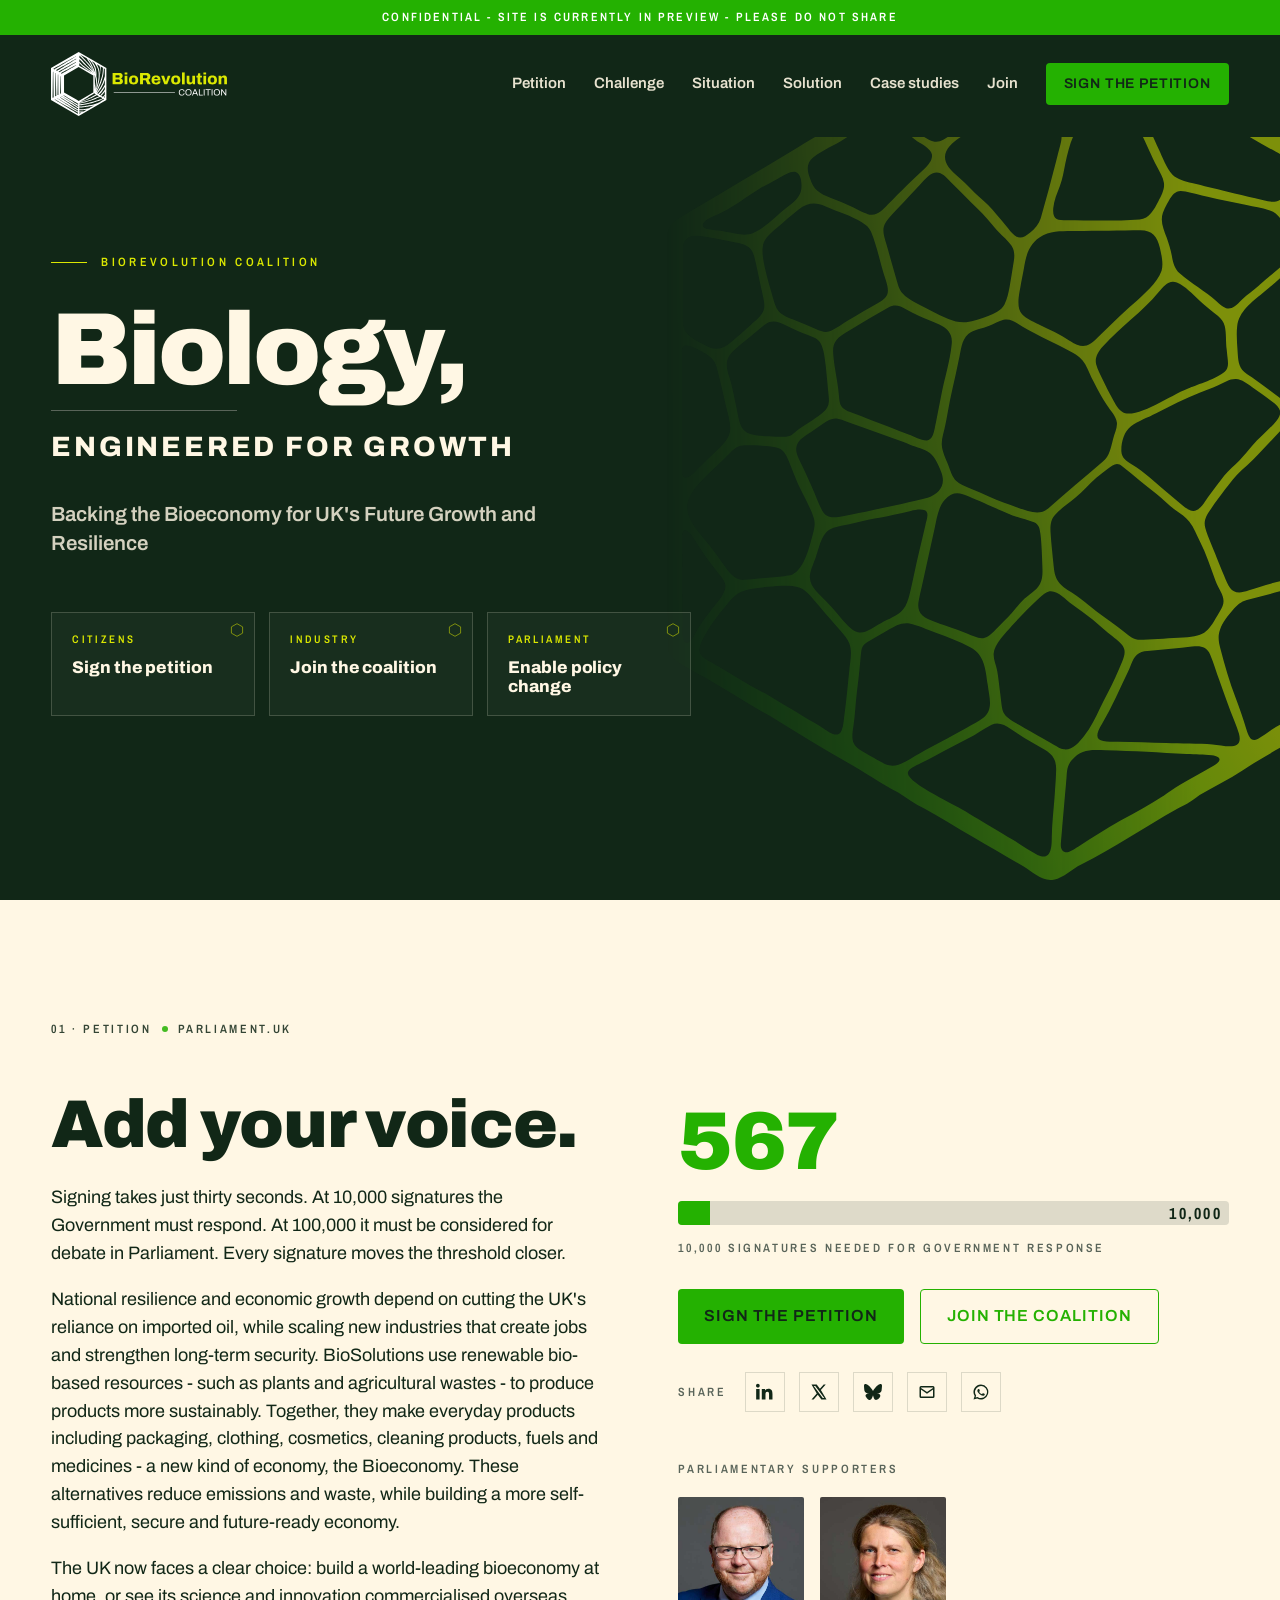
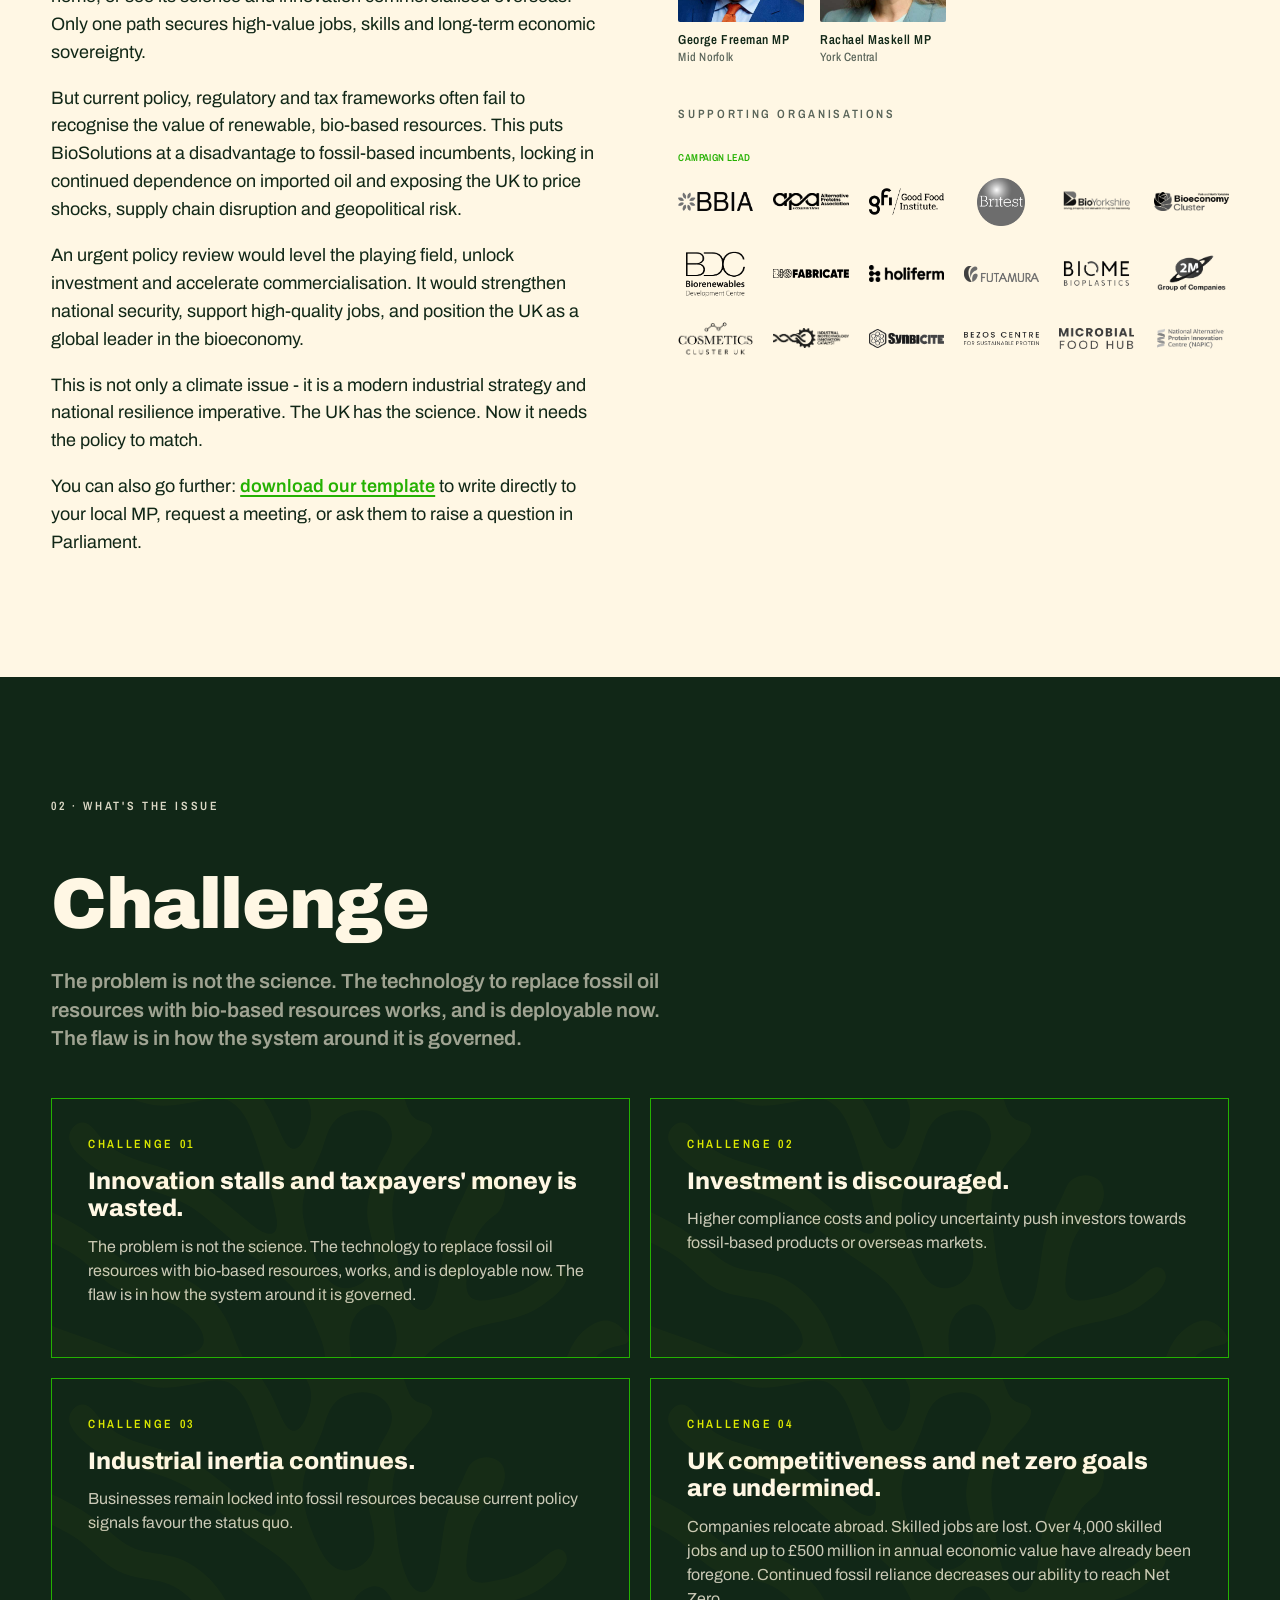
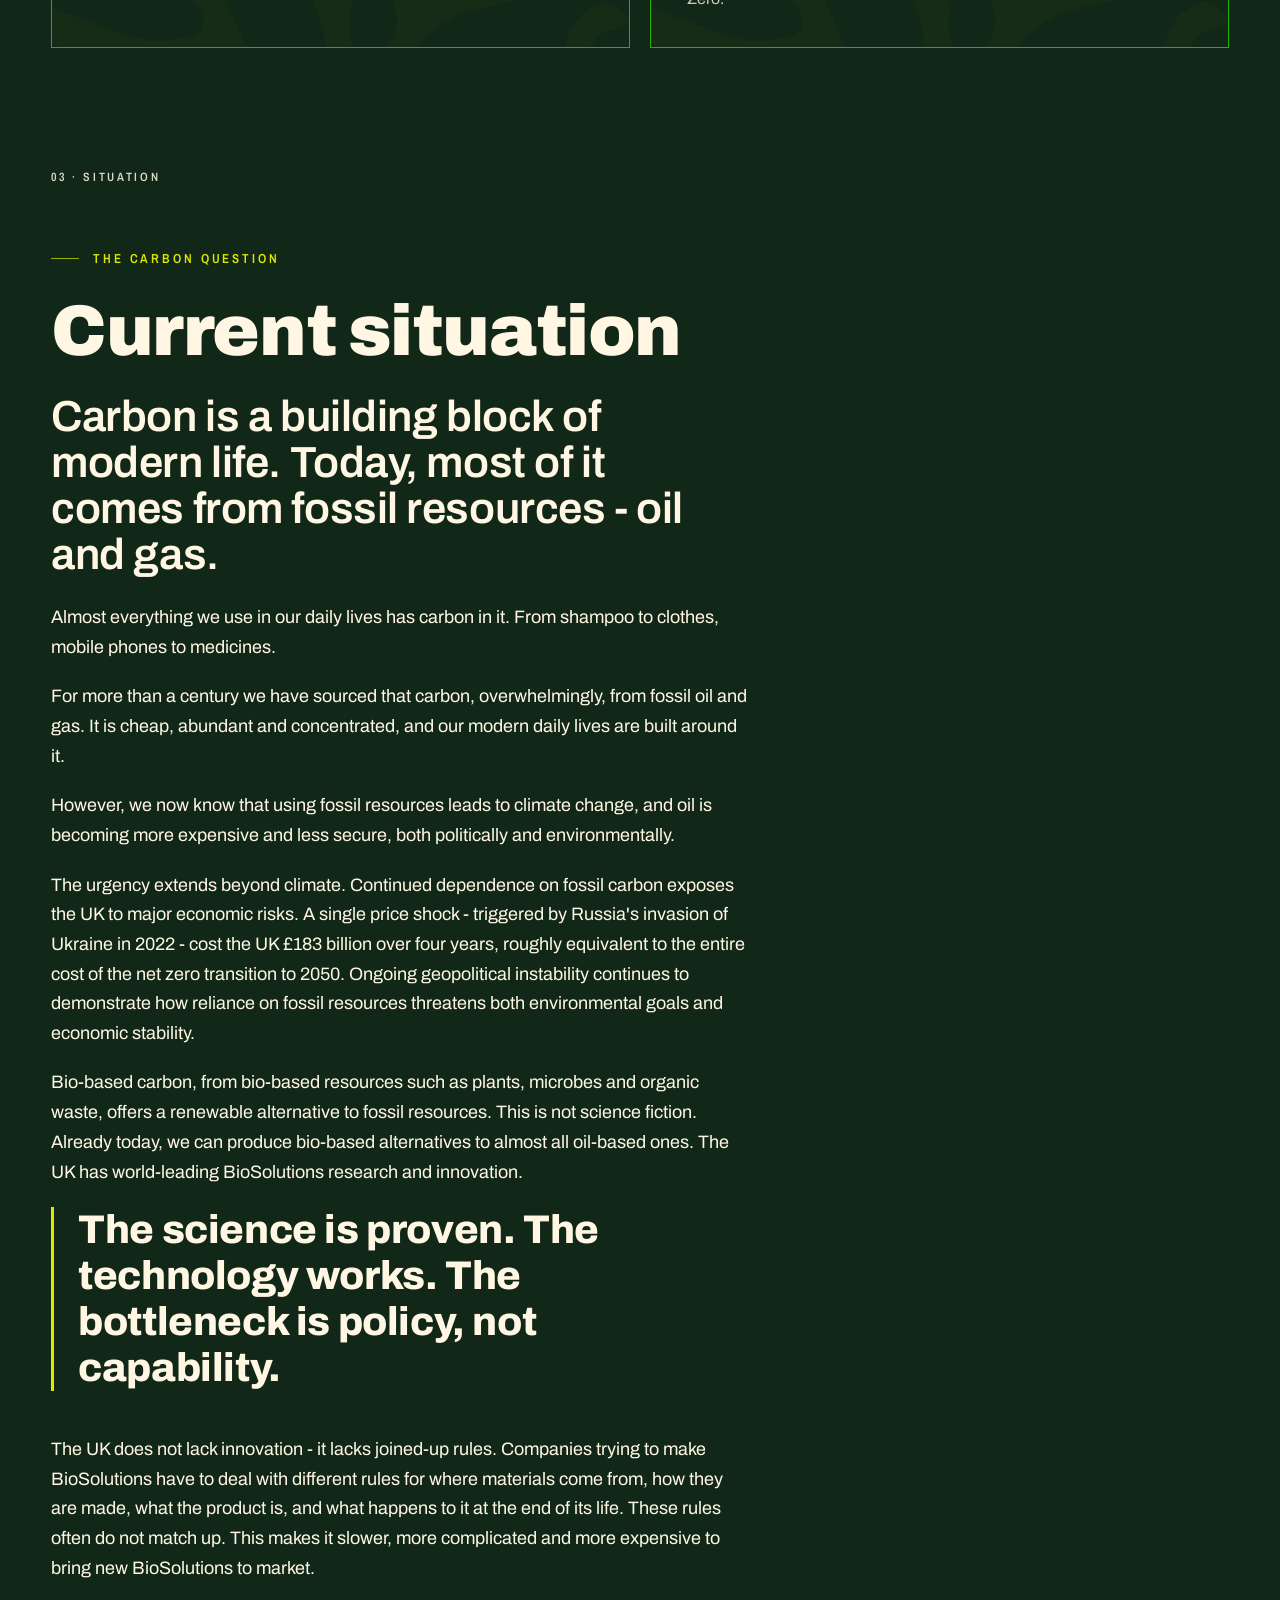
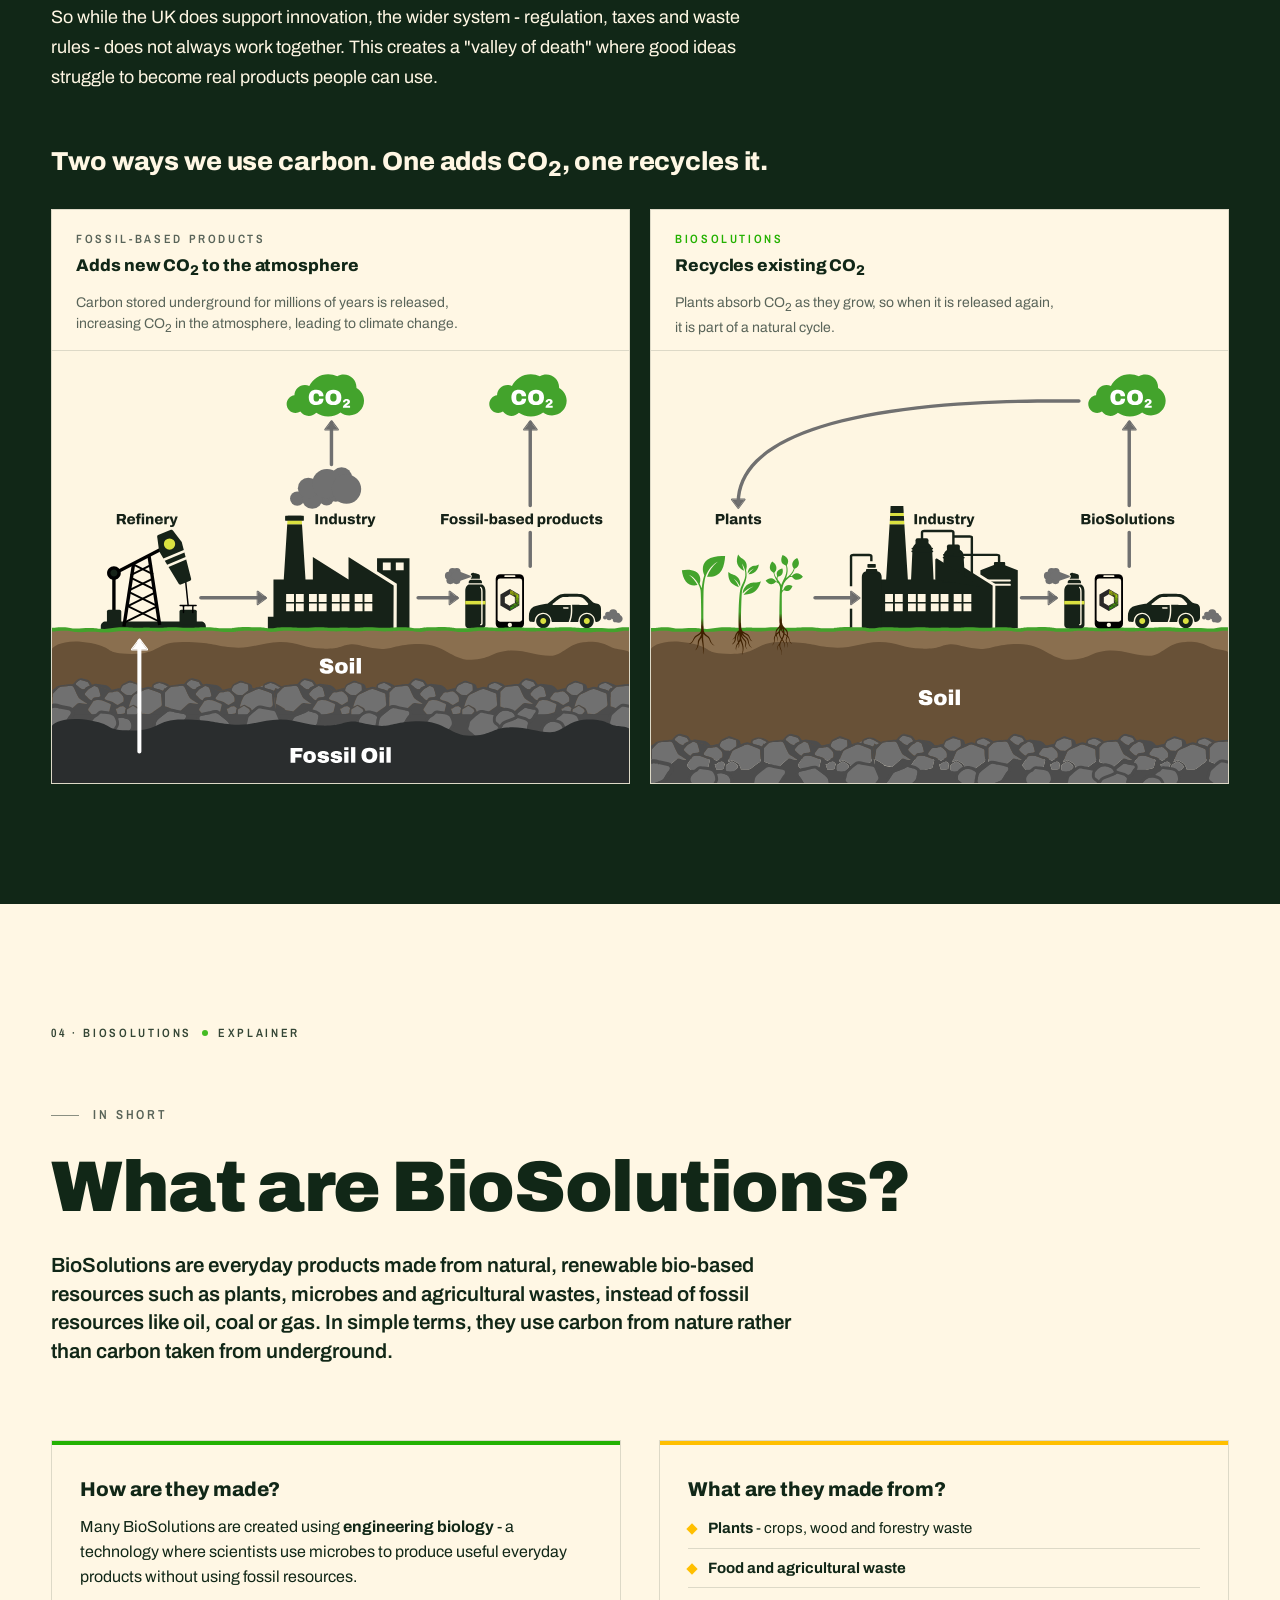
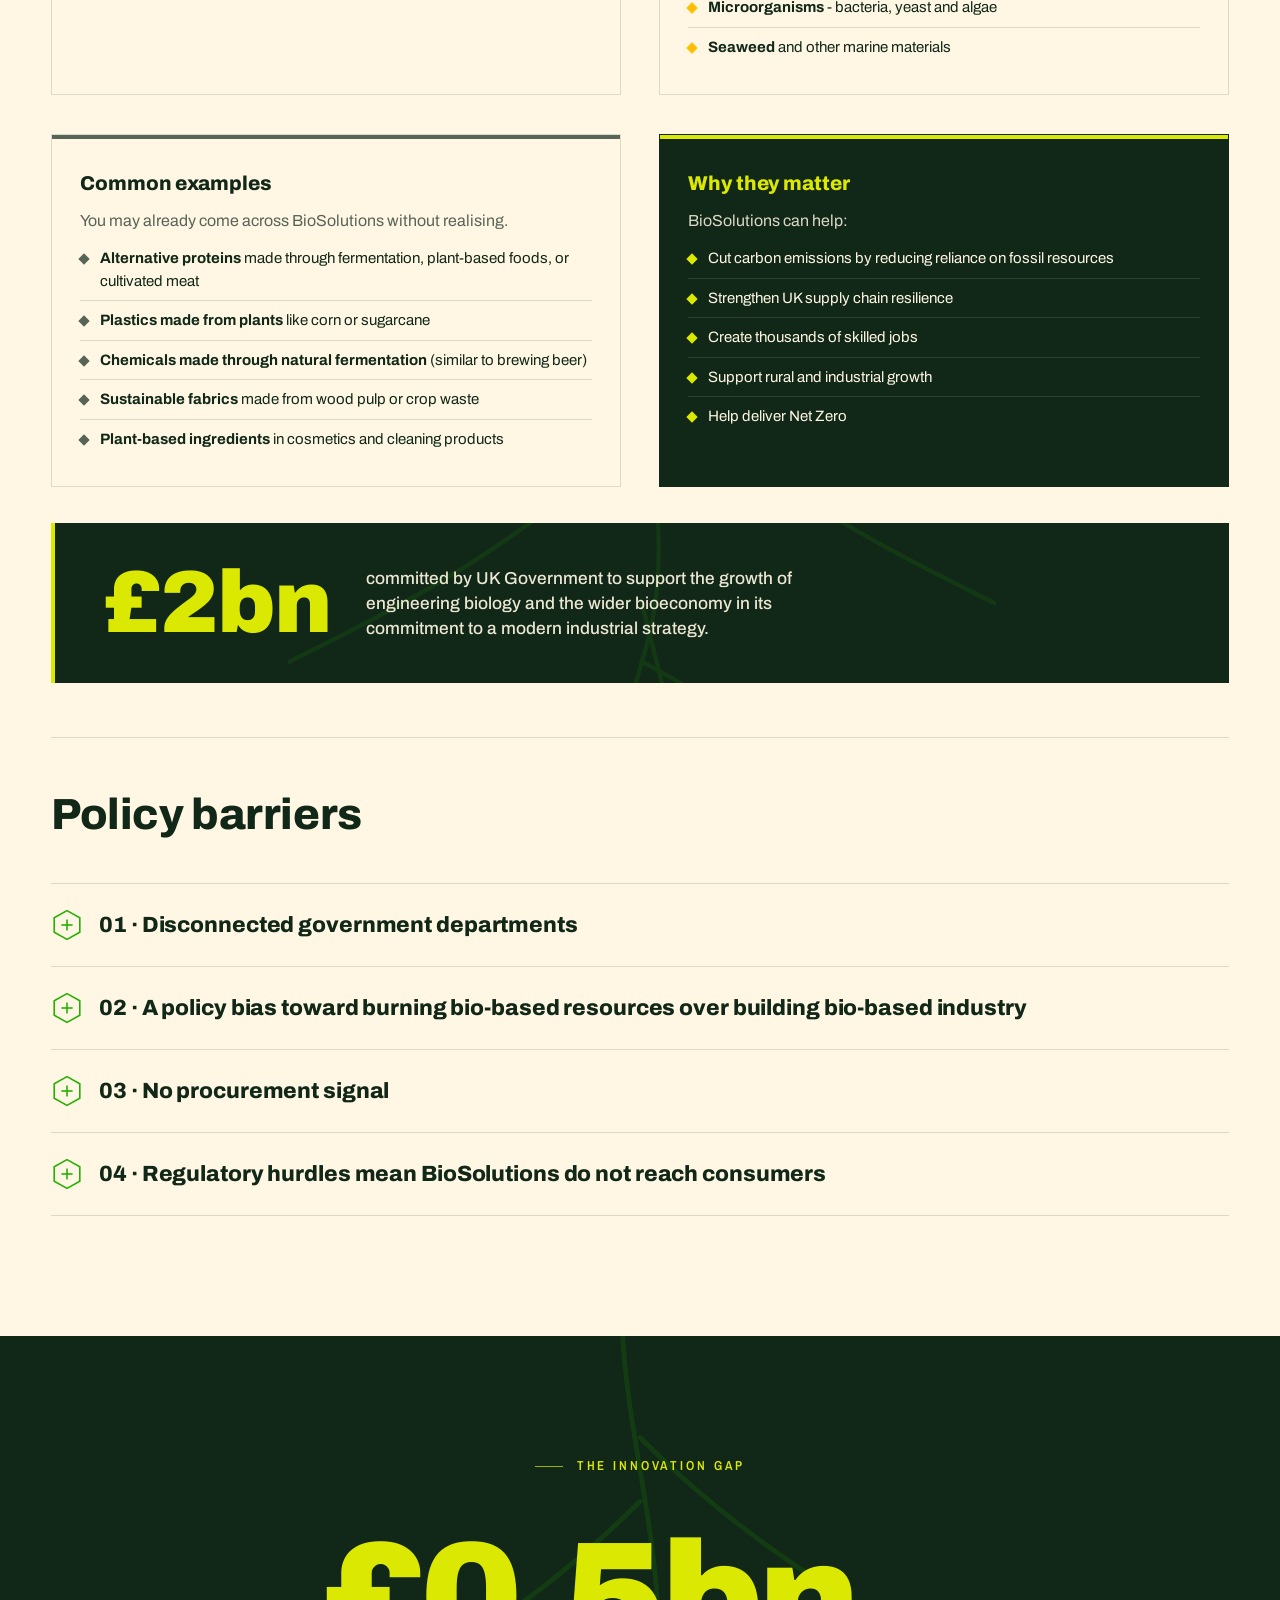
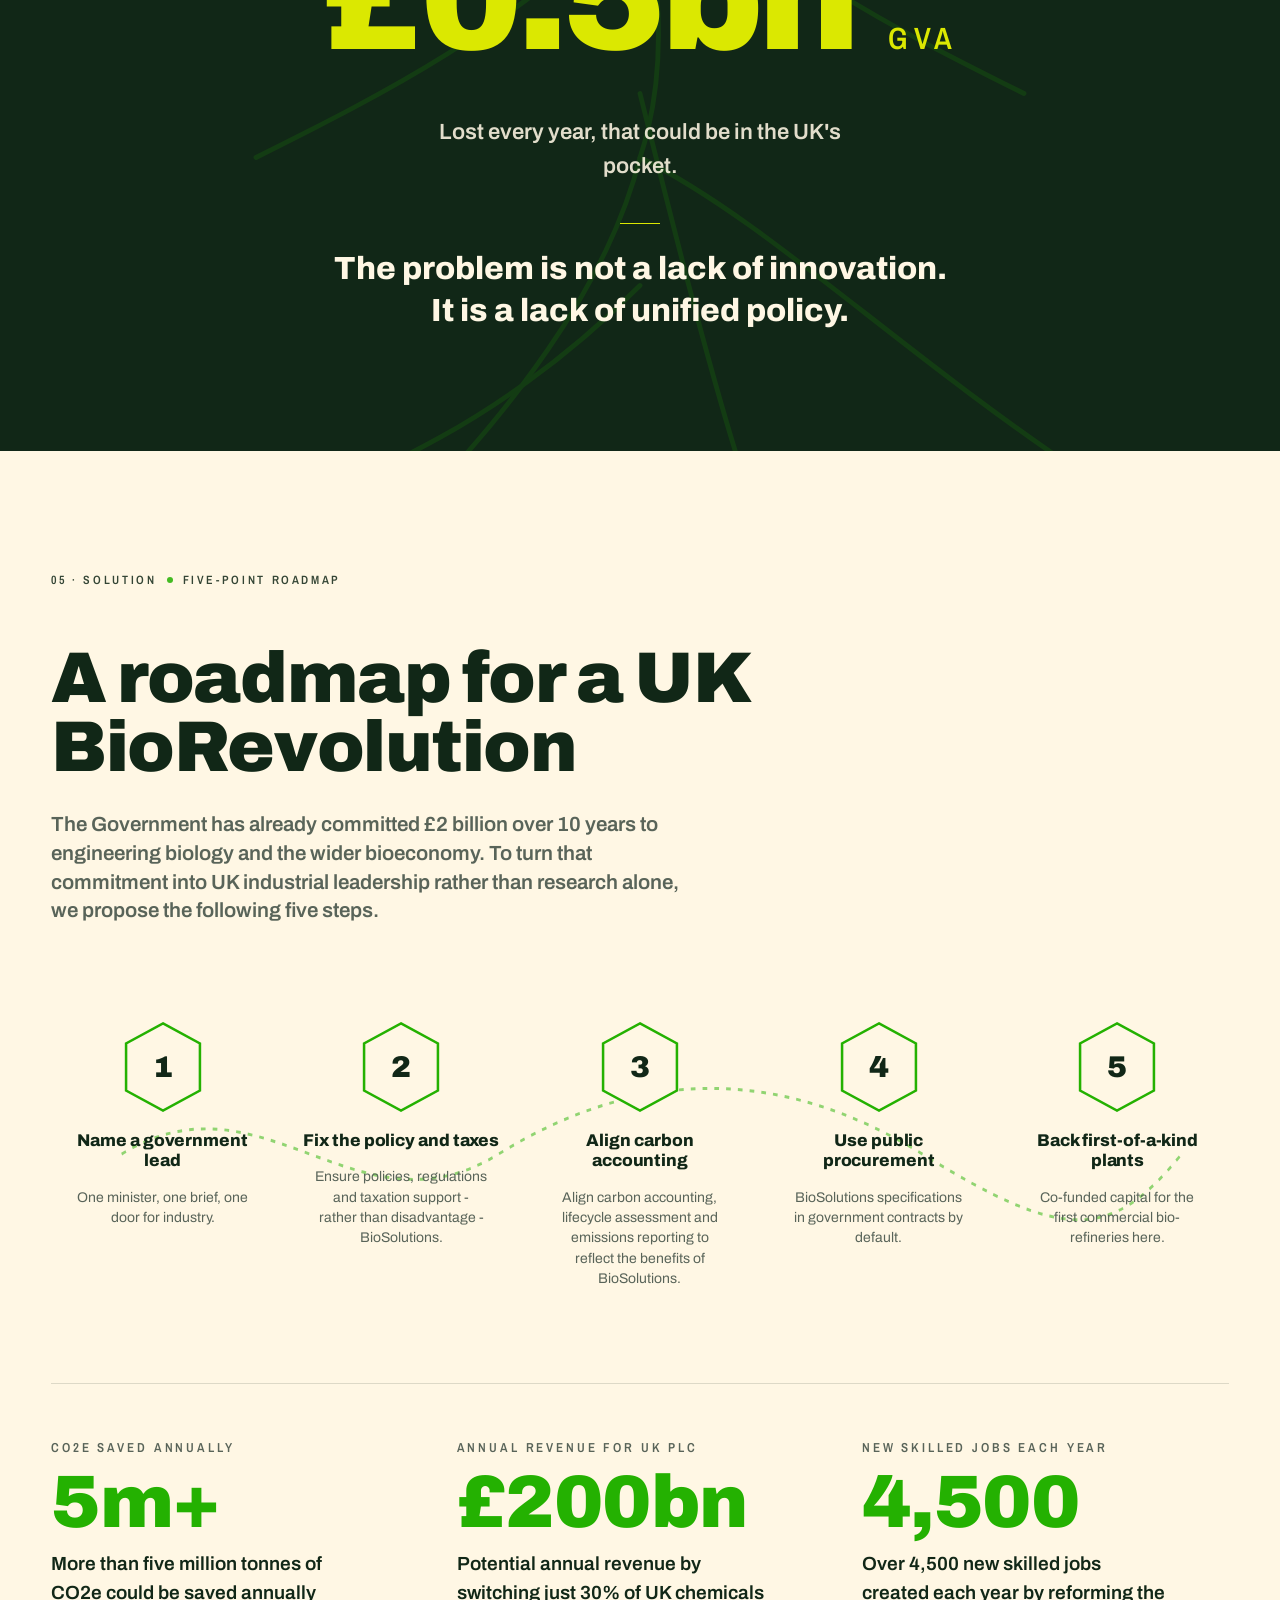
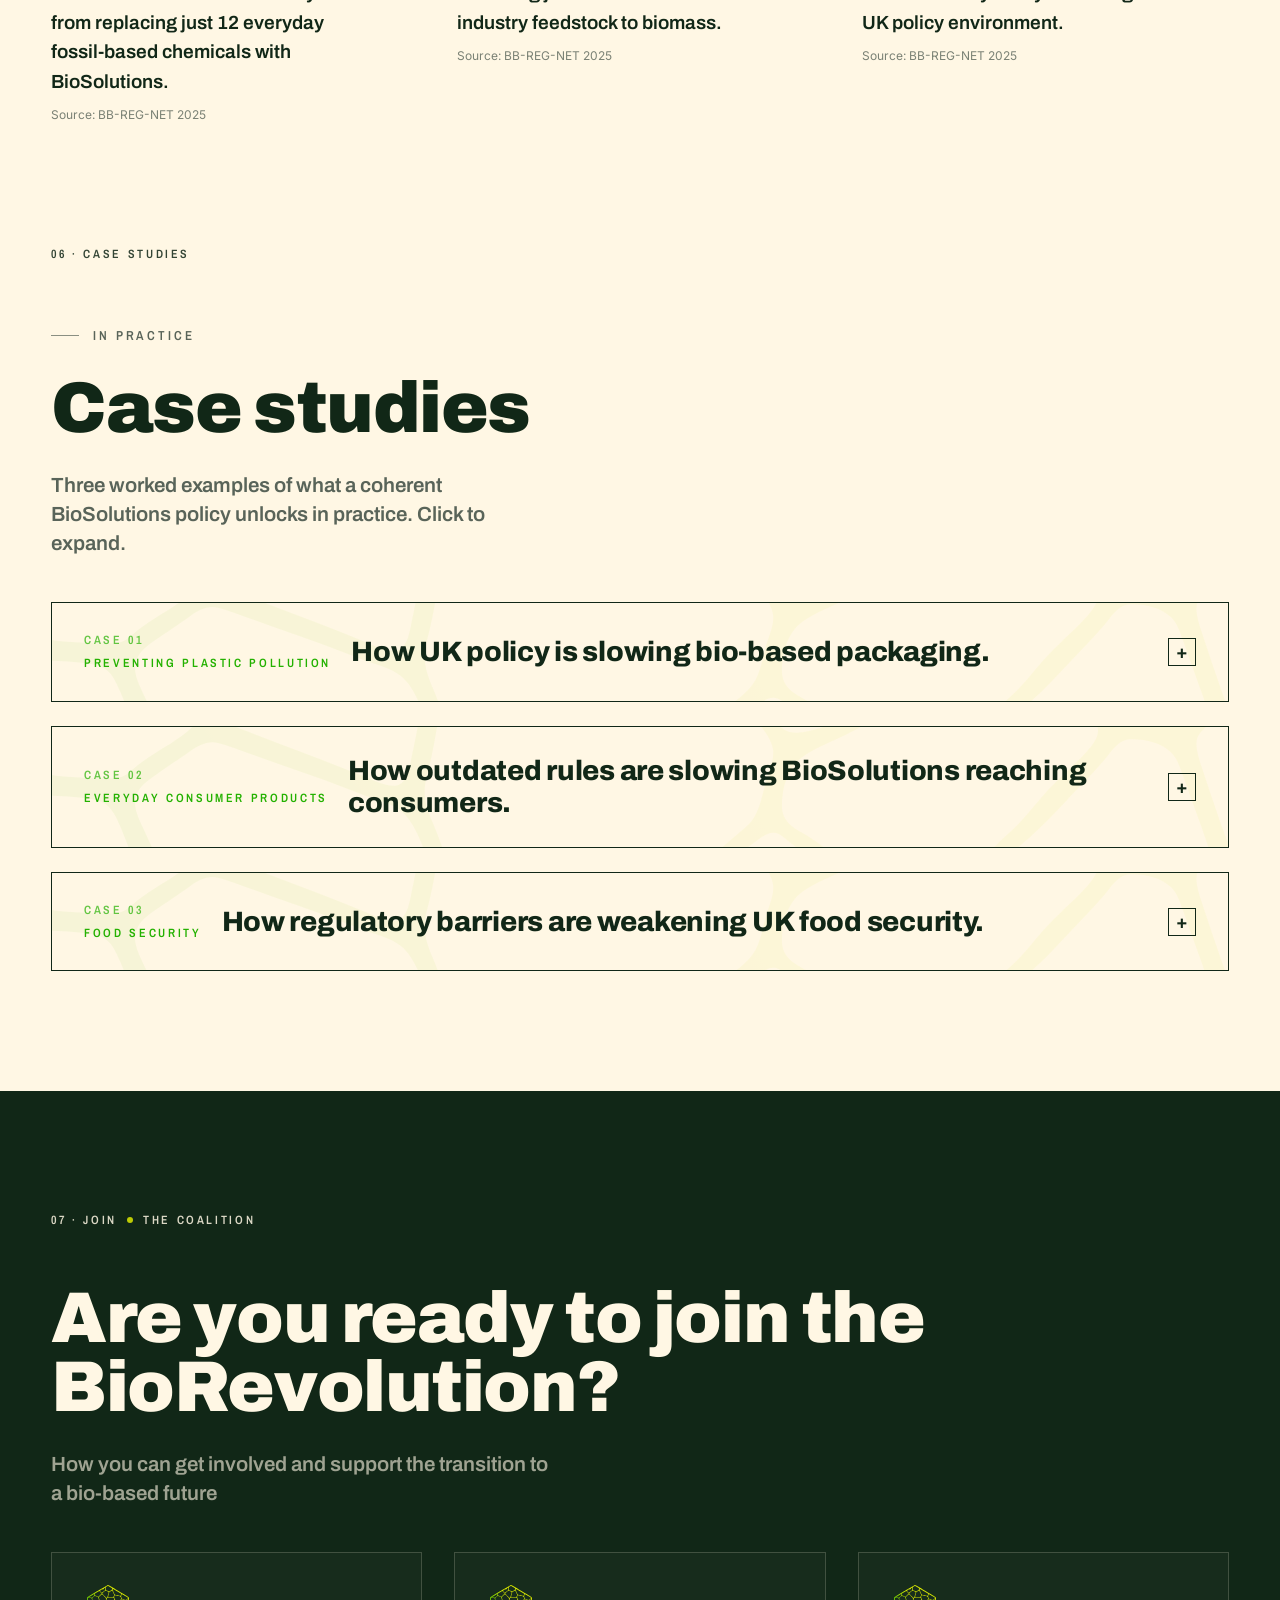
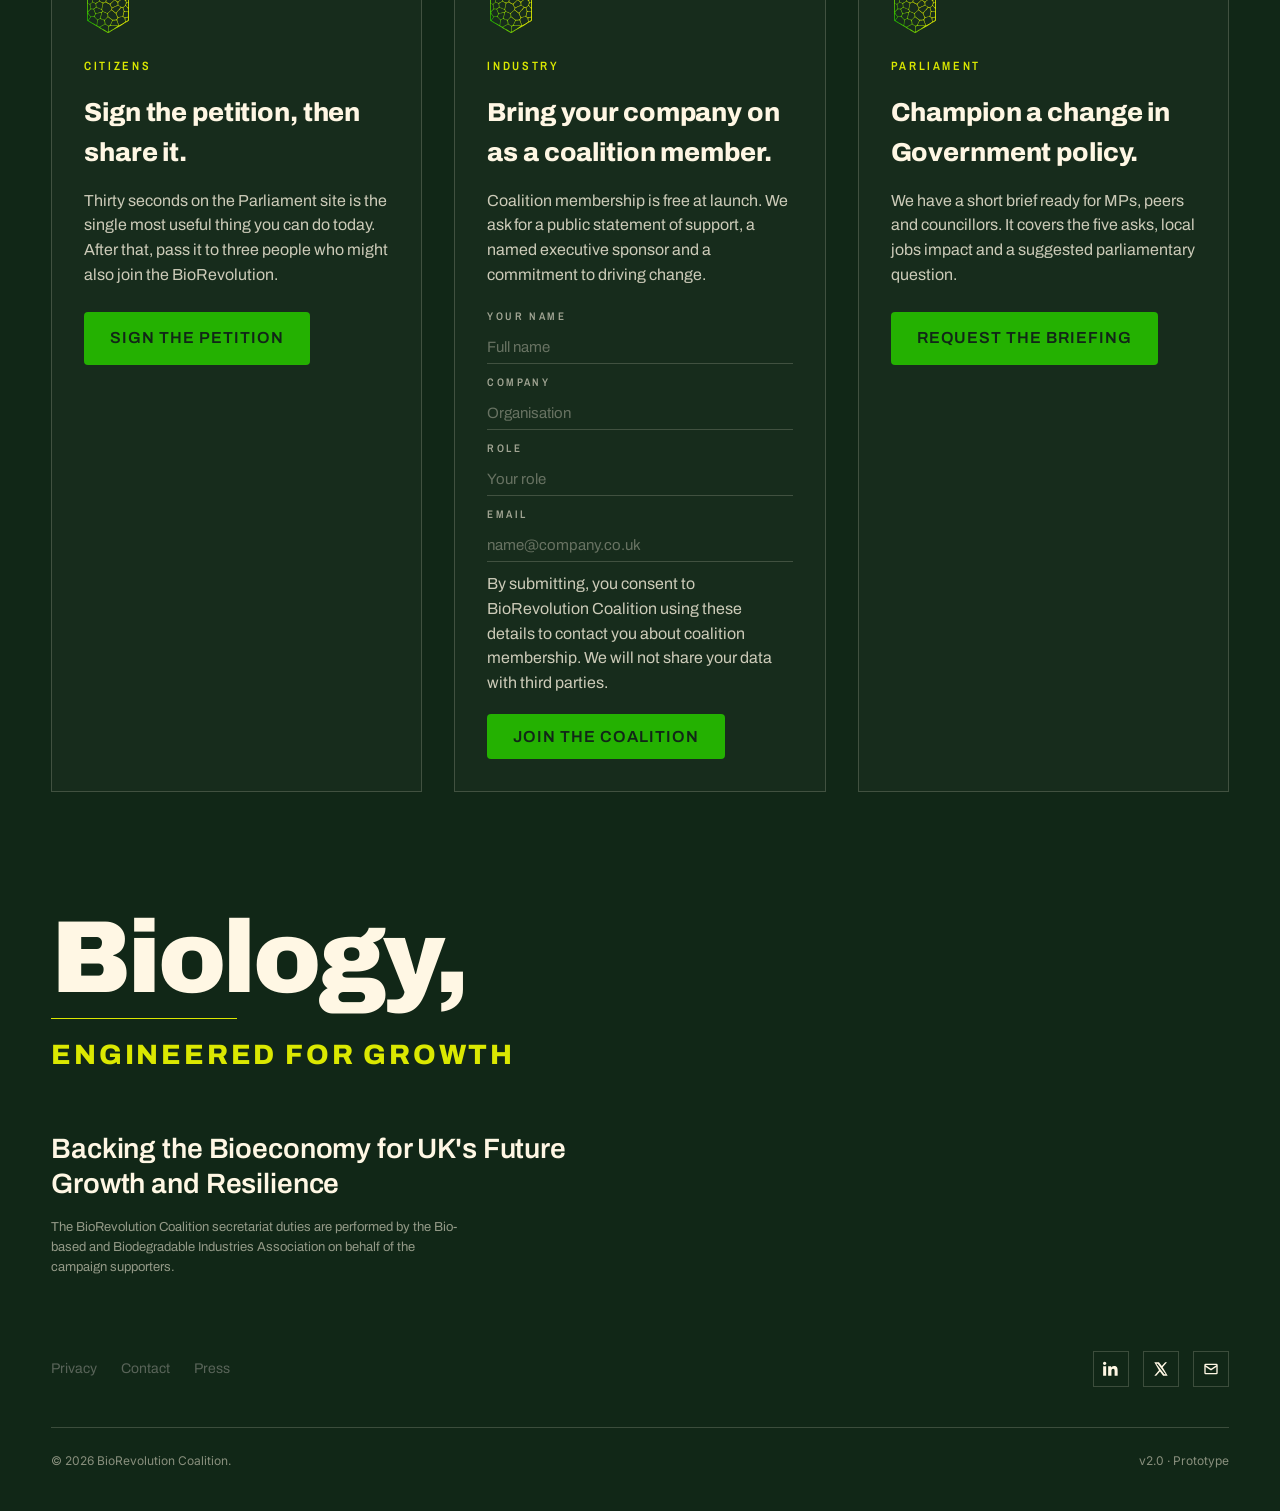
<file: site/index.html>
<!doctype html>
<html lang="en-GB">
<head>
  <meta charset="utf-8" />
  <meta name="viewport" content="width=device-width, initial-scale=1" />
  <title>BioRevolution Coalition — Biology, engineered for growth.</title>
  <meta name="description" content="Support the transition to bio-based carbon for the future economy. A coalition brief, and a UK parliamentary petition." />

  <!-- Open Graph (Facebook, LinkedIn, WhatsApp, iMessage, Slack) -->
  <meta property="og:type" content="website" />
  <meta property="og:site_name" content="BioRevolution Coalition" />
  <meta property="og:locale" content="en_GB" />
  <meta property="og:url" content="https://biorevolution.uk/" />
  <meta property="og:title" content="Back the UK BioRevolution" />
  <meta property="og:description" content="Sign the parliamentary petition. UK policy review to unlock bio-based growth, jobs and resilience." />
  <meta property="og:image" content="https://biorevolution.uk/Images/og/share-card.jpg?v=20260510" />
  <meta property="og:image:secure_url" content="https://biorevolution.uk/Images/og/share-card.jpg?v=20260510" />
  <meta property="og:image:type" content="image/jpeg" />
  <meta property="og:image:width" content="1200" />
  <meta property="og:image:height" content="630" />
  <meta property="og:image:alt" content="BioRevolution Coalition - sign the petition" />

  <!-- Twitter / X (still uses twitter: prefix) -->
  <meta name="twitter:card" content="summary_large_image" />
  <meta name="twitter:title" content="Back the UK BioRevolution" />
  <meta name="twitter:description" content="Sign the parliamentary petition. UK policy review to unlock bio-based growth." />
  <meta name="twitter:image" content="https://biorevolution.uk/Images/og/share-card.jpg?v=20260510" />
  <meta name="twitter:image:alt" content="BioRevolution Coalition - sign the petition" />

  <link rel="preconnect" href="https://fonts.googleapis.com">
  <link rel="preconnect" href="https://fonts.gstatic.com" crossorigin>
  <link href="https://fonts.googleapis.com/css2?family=Archivo:wght@400;600;800;900&family=Archivo+Narrow:wght@600&family=Inter:wght@400;500&display=swap" rel="stylesheet">

  <meta name="robots" content="noindex, nofollow, noarchive, nosnippet" />
  <link rel="stylesheet" href="styles.css?v=20260428d" />
</head>
<body>

<!-- Confidential banner -->
<div class="preview-banner" role="status">Confidential - site is currently in preview - please do not share</div>

<!-- =========================================================
     Sticky nav  (hidden on hero, solidifies past 80vh)
     ========================================================= -->
<nav class="site-nav" id="siteNav" aria-label="Primary">
  <a class="brand" href="#top">
    <img src="Images/BioRevolutions-white%20with%20yellow%20text.svg" alt="BioRevolution Coalition" />
  </a>
  <div class="links">
    <a href="#petition">Petition</a>
    <a href="#challenge">Challenge</a>
    <a href="#situation">Situation</a>
    <a href="#solution">Solution</a>
    <a href="#case-studies">Case studies</a>
    <a href="#join">Join</a>
    <a class="btn" href="#petition">Sign the petition</a>
  </div>
</nav>


<!-- =========================================================
     S1  HERO  (dark)
     ========================================================= -->
<section class="hero" id="top" aria-labelledby="heroStrap">
  <div class="hero-copy">
    <div class="eyebrow">BioRevolution Coalition</div>

    <!-- Strapline lockup (reserved treatment) -->
    <div class="lockup" id="heroStrap">
      <div class="one">Biology,</div>
      <div class="rule-line"></div>
      <div class="two-l">Engineered for growth</div>
    </div>

    <p class="deck">Backing the Bioeconomy for UK's Future Growth and Resilience</p>

    <!-- Three audience CTAs -->
    <div class="cta-audiences" role="list">
      <a href="#petition" role="listitem">
        <span class="who">Citizens</span>
        <span class="action">Sign the petition</span>
      </a>
      <a href="#join" role="listitem">
        <span class="who">Industry</span>
        <span class="action">Join the coalition</span>
      </a>
      <a href="#join" role="listitem">
        <span class="who">Parliament</span>
        <span class="action">Enable policy change</span>
      </a>
    </div>
  </div>

  <!-- Hero art: Organic Lattice -->
  <div class="hero-art" aria-hidden="true">
    <img src="Images/Organic-Lattice1.svg" alt="" />
  </div>

</section>


<!-- =========================================================
     S2  PETITION  (light)
     ========================================================= -->
<section class="bk light" id="petition" aria-labelledby="petitionH2">
  <div class="wrap">
    <div class="running">
      <span>01 · Petition<span class="dot"></span>Parliament.uk</span>
    </div>

    <div class="petition-grid">
      <div>
        <h2 class="h1" id="petitionH2">Add your voice.</h2>

        <div class="body">
          <p>Signing takes just thirty seconds. At 10,000 signatures the Government must respond. At 100,000 it must be considered for debate in Parliament. Every signature moves the threshold closer.</p>

          <p>National resilience and economic growth depend on cutting the UK's reliance on imported oil, while scaling new industries that create jobs and strengthen long-term security. BioSolutions use renewable bio-based resources - such as plants and agricultural wastes - to produce products more sustainably. Together, they make everyday products including packaging, clothing, cosmetics, cleaning products, fuels and medicines - a new kind of economy, the Bioeconomy. These alternatives reduce emissions and waste, while building a more self-sufficient, secure and future-ready economy.</p>

          <p>The UK now faces a clear choice: build a world-leading bioeconomy at home, or see its science and innovation commercialised overseas. Only one path secures high-value jobs, skills and long-term economic sovereignty.</p>

          <p>But current policy, regulatory and tax frameworks often fail to recognise the value of renewable, bio-based resources. This puts BioSolutions at a disadvantage to fossil-based incumbents, locking in continued dependence on imported oil and exposing the UK to price shocks, supply chain disruption and geopolitical risk.</p>

          <p>An urgent policy review would level the playing field, unlock investment and accelerate commercialisation. It would strengthen national security, support high-quality jobs, and position the UK as a global leader in the bioeconomy.</p>

          <p>This is not only a climate issue - it is a modern industrial strategy and national resilience imperative. The UK has the science. Now it needs the policy to match.</p>

          <p>You can also go further: <a class="text-link" href="#" aria-disabled="true">download our template</a> to write directly to your local MP, request a meeting, or ask them to raise a question in Parliament.</p>
        </div>
      </div>

      <div>
        <div class="progress" aria-label="Petition progress">
          <div class="count" id="petitionCount"></div>
          <div class="track"><div class="fill" id="petitionFill" style="width: 0;"></div><span class="goal-tick">10,000</span></div>
          <div class="cap">10,000 signatures needed for government response</div>
        </div>

        <div class="btn-row" style="margin-top: 32px;">
          <a class="btn" href="https://petition.parliament.uk/petitions/767417" target="_blank" rel="noopener">Sign the petition</a>
          <a class="btn secondary" href="#join">Join the coalition</a>
        </div>

        <div class="share-strip" aria-label="Share">
          <span class="lbl">Share</span>

          <a href="https://www.linkedin.com/sharing/share-offsite/?url=https%3A%2F%2Fbiorevolution.uk%2F%3Fv%3D20260510" target="_blank" rel="noopener" aria-label="Share on LinkedIn">
            <svg viewBox="0 0 24 24" fill="currentColor" aria-hidden="true"><path d="M4.98 3.5C4.98 4.88 3.87 6 2.5 6S0 4.88 0 3.5 1.12 1 2.5 1s2.48 1.12 2.48 2.5zM.22 8h4.56v14H.22V8zm7.5 0h4.37v1.92h.06c.61-1.15 2.1-2.36 4.33-2.36 4.63 0 5.48 3.04 5.48 7v7.44h-4.56v-6.6c0-1.57-.03-3.6-2.2-3.6-2.2 0-2.54 1.72-2.54 3.49V22H7.72V8z"/></svg>
          </a>
          <a href="https://twitter.com/intent/tweet?text=I%27ve%20just%20signed%20the%20petition%20for%20the%20UK%20BioRevolution%20-%20takes%2030%20seconds.%20Please%20support%20the%20UK%27s%20green%20industrial%20economy%3A&url=https%3A%2F%2Fbiorevolution.uk%2F%3Fv%3D20260510&hashtags=BioRevolution" target="_blank" rel="noopener" aria-label="Share on X">
            <svg viewBox="0 0 24 24" fill="currentColor" aria-hidden="true"><path d="M18.244 2H21l-6.52 7.45L22 22h-6.82l-4.76-6.22L4.8 22H2l7-8 -7-12h6.92l4.29 5.66L18.244 2zM17 20h2L7 4H5l12 16z"/></svg>
          </a>
          <a href="https://bsky.app/intent/compose?text=I%27ve%20just%20signed%20the%20petition%20for%20the%20UK%20BioRevolution%20-%20takes%2030%20seconds.%20Please%20support%20the%20UK%27s%20green%20industrial%20economy%3A%20https%3A%2F%2Fbiorevolution.uk%2F%3Fv%3D20260510%20%23BioRevolution" target="_blank" rel="noopener" aria-label="Share on Bluesky">
            <svg viewBox="0 0 24 24" fill="currentColor" aria-hidden="true"><path d="M12 10.8c-1.087-2.114-4.046-6.053-6.798-7.995C2.566.944 1.561 1.266.902 1.565.139 1.908 0 3.08 0 3.768c0 .69.378 5.65.624 6.479.815 2.736 3.713 3.66 6.383 3.364-3.911.58-7.387 2.005-2.83 7.078 5.013 5.19 6.87-1.113 7.823-4.308.953 3.195 2.05 9.271 7.733 4.308 4.267-4.308 1.172-6.498-2.74-7.078 2.67.297 5.568-.628 6.383-3.364.246-.828.624-5.79.624-6.478 0-.69-.139-1.861-.902-2.206-.659-.298-1.664-.62-4.3 1.24C16.046 4.748 13.087 8.687 12 10.8Z"/></svg>
          </a>
          <a href="mailto:?subject=Please%20support%20the%20UK%20BioRevolution%20petition&body=I%27ve%20just%20signed%20a%20UK%20parliamentary%20petition%20calling%20for%20a%20policy%20review%20to%20unlock%20the%20bioeconomy.%20A%20coalition%20of%20bio-industry%20groups%20is%20behind%20it.%20Please%20support%20the%20UK%27s%20green%20industrial%20economy%3A%0A%0Ahttps%3A%2F%2Fbiorevolution.uk%2F%3Fv%3D20260510%0A%0AThanks." aria-label="Share by email">
            <svg viewBox="0 0 24 24" fill="none" stroke="currentColor" stroke-width="2" aria-hidden="true"><rect x="3" y="5" width="18" height="14" rx="1"/><path d="M3 7l9 6 9-6"/></svg>
          </a>
          <a href="https://wa.me/?text=I%27ve%20just%20signed%20this%20-%20takes%2030%20seconds.%20Please%20support%20the%20UK%27s%20green%20industrial%20economy%3A%20https%3A%2F%2Fbiorevolution.uk%2F%3Fv%3D20260510" target="_blank" rel="noopener" aria-label="Share on WhatsApp">
            <svg viewBox="0 0 24 24" fill="currentColor" aria-hidden="true"><path d="M12 2a10 10 0 00-8.46 15.3L2 22l4.85-1.27A10 10 0 1012 2zm0 18a8 8 0 01-4.08-1.12l-.29-.17-2.88.75.77-2.8-.19-.3A8 8 0 1112 20zm4.55-5.58c-.25-.12-1.47-.72-1.7-.8s-.4-.12-.56.13-.64.8-.79.97-.29.19-.54.06a6.5 6.5 0 01-1.92-1.19 7.22 7.22 0 01-1.33-1.66c-.14-.24 0-.37.11-.49s.25-.29.37-.43a1.72 1.72 0 00.24-.41.45.45 0 000-.43c-.06-.12-.56-1.35-.77-1.84s-.4-.42-.56-.43h-.47a.9.9 0 00-.65.3 2.74 2.74 0 00-.86 2.05 4.75 4.75 0 001 2.5 10.89 10.89 0 004.15 3.67 4.8 4.8 0 002.93.61 2.48 2.48 0 001.63-1.15 2.02 2.02 0 00.14-1.15c-.06-.1-.23-.17-.48-.29z"/></svg>
          </a>
        </div>

        <div class="supporters-block">
          <h3 class="supporters-title">Parliamentary Supporters</h3>
          <div class="supporter-grid">
            <div class="supporter-card">
              <div class="supporter-photo has-photo">
                <img src="Images/parliamentarians/George-Freeman.jpg" alt="George Freeman MP" />
              </div>
              <div class="supporter-name">George Freeman MP<span class="supporter-seat">Mid Norfolk</span></div>
            </div>
            <div class="supporter-card">
              <div class="supporter-photo has-photo">
                <img src="Images/parliamentarians/Rachael-Maskell.jpg" alt="Rachael Maskell MP" />
              </div>
              <div class="supporter-name">Rachael Maskell MP<span class="supporter-seat">York Central</span></div>
            </div>
          </div>
        </div>

        <div class="supporters-block">
          <h3 class="supporters-title">Supporting Organisations</h3>
          <div class="org-lead-tag">Campaign lead</div>
          <div class="org-grid">
            <div class="org-slot has-logo"><img src="Images/logos/mono-dark/BBIA-no-subtitle-greyscale.png" alt="BBIA" /></div>
            <div class="org-slot has-logo"><img src="Images/logos/mono-dark/APA-logo-black.png" alt="APA" /></div>
            <div class="org-slot has-logo"><img src="Images/logos/mono-dark/GFI-black-logo2.png" alt="GFI" /></div>
            <div class="org-slot has-logo"><img src="Images/logos/mono-dark/Britest%20logo%201410%20x%201410%20trans%20background.png" alt="Britest" /></div>
            <div class="org-slot has-logo"><img src="Images/logos/mono-dark/BioYorkshire%20Logo_Greyscale.png" alt="BioYorkshire" /></div>
            <div class="org-slot has-logo"><img src="Images/logos/mono-dark/Bioeconomy-logo=greyscale.png" alt="Bioeconomy" /></div>
            <div class="org-slot has-logo"><img src="Images/logos/mono-dark/bdc_logo_black_transparent.png" alt="Biorenewables Development Centre" /></div>
            <div class="org-slot has-logo"><img src="Images/logos/mono-dark/BIOFABRICATE%20Logo_black.png" alt="Biofabricate" /></div>
            <div class="org-slot has-logo"><img src="Images/logos/mono-dark/Holiferm-Logo-LCN-Landscape%20(1).png" alt="Holiferm" /></div>
            <div class="org-slot has-logo"><img src="Images/logos/mono-dark/Futamura%20greyscale%20logo.png" alt="Futamura" /></div>
            <div class="org-slot has-logo"><img src="Images/logos/mono-dark/biomebioplastics-logo-website.png" alt="Biome Bioplastics" /></div>
            <div class="org-slot has-logo"><img src="Images/logos/mono-dark/2M-GOC-Square-(Colour)@2x.png" alt="2M Group of Companies" /></div>
            <div class="org-slot has-logo"><img src="Images/logos/mono-dark/Cosmetics-Cluster-Uk-Logo-Black.png" alt="Cosmetics Cluster UK" /></div>
            <div class="org-slot has-logo"><img src="Images/logos/mono-dark/IBIC-Black(PNG).png" alt="IBIC" /></div>
            <div class="org-slot has-logo"><img src="Images/logos/mono-dark/Synbicite-Logo.png" alt="SynbiCITE" /></div>
            <div class="org-slot has-logo"><img src="Images/logos/mono-dark/Bezos.png" alt="Bezos Centre for Sustainable Protein" /></div>
            <div class="org-slot has-logo"><img src="Images/logos/mono-dark/MFH%20greyscale.png" alt="Materials for the Future Hub" /></div>
            <div class="org-slot has-logo"><img src="Images/logos/mono-dark/National%20Alternative%20Protein%20Innovation%20Centre.png" alt="National Alternative Protein Innovation Centre" /></div>
          </div>
        </div>
      </div>
    </div>
  </div>
</section>


<!-- =========================================================
     S3  CRITICAL FLAW  (dark)
     ========================================================= -->
<section class="bk dark" id="challenge" aria-labelledby="challengeH2">
  <div class="wrap">
    <div class="running">
      <span>02 · What's the issue</span>
    </div>

    <h2 class="h1" id="challengeH2">Challenge</h2>
    <p class="lead muted tight wider">The problem is not the science. The technology to replace fossil oil resources with bio-based resources works, and is deployable now. The flaw is in how the system around it is governed.</p>

    <div class="flaw-grid">
      <article class="hex-card organic">
        <div class="n">Challenge 01</div>
        <h4>Innovation stalls and taxpayers' money is wasted.</h4>
        <p>The problem is not the science. The technology to replace fossil oil resources with bio-based resources, works, and is deployable now. The flaw is in how the system around it is governed.</p>
      </article>
      <article class="hex-card organic">
        <div class="n">Challenge 02</div>
        <h4>Investment is discouraged.</h4>
        <p>Higher compliance costs and policy uncertainty push investors towards fossil-based products or overseas markets.</p>
      </article>
      <article class="hex-card organic">
        <div class="n">Challenge 03</div>
        <h4>Industrial inertia continues.</h4>
        <p>Businesses remain locked into fossil resources because current policy signals favour the status quo.</p>
      </article>
      <article class="hex-card organic">
        <div class="n">Challenge 04</div>
        <h4>UK competitiveness and net zero goals are undermined.</h4>
        <p>Companies relocate abroad. Skilled jobs are lost. Over 4,000 skilled jobs and up to £500 million in annual economic value have already been foregone. Continued fossil reliance decreases our ability to reach Net Zero.</p>
      </article>
    </div>
  </div>
</section>


<!-- =========================================================
     S4  THE PROBLEM  (light, long-read)
     ========================================================= -->
<section class="bk dark" id="situation" aria-labelledby="situationH2">
  <div class="wrap">
    <div class="running">
      <span>03 · Situation</span>
    </div>

    <span class="label">The carbon question</span>
    <h2 class="h1" id="situationH2">Current situation</h2>
    <h3 class="h2" style="font-weight: 600; max-width: 26ch;">Carbon is a building block of modern life. Today, most of it comes from fossil resources - oil and gas.</h3>

    <div class="problem-body">
      <p>Almost everything we use in our daily lives has carbon in it. From shampoo to clothes, mobile phones to medicines.</p>

      <p>For more than a century we have sourced that carbon, overwhelmingly, from fossil oil and gas. It is cheap, abundant and concentrated, and our modern daily lives are built around it.</p>

      <p>However, we now know that using fossil resources leads to climate change, and oil is becoming more expensive and less secure, both politically and environmentally.</p>

      <p>The urgency extends beyond climate. Continued dependence on fossil carbon exposes the UK to major economic risks. A single price shock - triggered by Russia's invasion of Ukraine in 2022 - cost the UK £183 billion over four years, roughly equivalent to the entire cost of the net zero transition to 2050. Ongoing geopolitical instability continues to demonstrate how reliance on fossil resources threatens both environmental goals and economic stability.</p>

      <p>Bio-based carbon, from bio-based resources such as plants, microbes and organic waste, offers a renewable alternative to fossil resources. This is not science fiction. Already today, we can produce bio-based alternatives to almost all oil-based ones. The UK has world-leading BioSolutions research and innovation.</p>

      <p class="pull-quote">The science is proven. The technology works. The bottleneck is policy, not capability.</p>

      <p>The UK does not lack innovation - it lacks joined-up rules. Companies trying to make BioSolutions have to deal with different rules for where materials come from, how they are made, what the product is, and what happens to it at the end of its life. These rules often do not match up. This makes it slower, more complicated and more expensive to bring new BioSolutions to market.</p>

      <p>So while the UK does support innovation, the wider system - regulation, taxes and waste rules - does not always work together. This creates a "valley of death" where good ideas struggle to become real products people can use.</p>
    </div>

    <!-- Two Ways We Use Carbon: One Adds CO2, One Recycles It (per Jen's concept) -->
    <figure class="carbon-compare">
      <figcaption class="carbon-compare-title">Two ways we use carbon. One adds CO<sub>2</sub>, one recycles it.</figcaption>

      <div class="carbon-compare-grid">

        <!-- LEFT: Fossil-based products = adds new CO2 -->
        <div class="carbon-side fossil">
          <div class="carbon-side-head">
            <div class="carbon-side-tag">Fossil-based products</div>
            <div class="carbon-side-sub">Adds new CO<sub>2</sub> to the atmosphere</div>
            <p class="carbon-side-cap">Carbon stored underground for millions of years is released, increasing CO<sub>2</sub> in the atmosphere, leading to climate change.</p>
          </div>

          <img class="carbon-side-svg" src="Images/Fossil fuel.svg" alt="Fossil-based carbon system: oil refinery extracts fossil oil, feeds an industrial factory producing fossil-based consumer products, with CO2 emitted to the atmosphere at each stage." />
        </div>

        <!-- RIGHT: BioSolutions = recycles existing CO2 -->
        <div class="carbon-side bio">
          <div class="carbon-side-head">
            <div class="carbon-side-tag">BioSolutions</div>
            <div class="carbon-side-sub">Recycles existing CO<sub>2</sub></div>
            <p class="carbon-side-cap">Plants absorb CO<sub>2</sub> as they grow, so when it is released again, it is part of a natural cycle.</p>
          </div>

          <img class="carbon-side-svg" src="Images/Bio fuel.svg" alt="Bio-based carbon system: plants absorb CO2 as they grow, are turned into BioSolutions by industry, and CO2 released returns to plants in a closed natural cycle." />
        </div>

      </div>
    </figure>

  </div>
</section>


<!-- =========================================================
     S4.5  WHAT ARE BIOSOLUTIONS?  (light, explainer)
     ========================================================= -->
<section class="bk light" id="biosolutions" aria-labelledby="biosolH2">
  <div class="wrap">
    <div class="running">
      <span>04 · BioSolutions<span class="dot"></span>Explainer</span>
    </div>

    <span class="label">In short</span>
    <h2 class="h1" id="biosolH2">What are BioSolutions?</h2>
    <p class="lead tight widest">BioSolutions are everyday products made from natural, renewable bio-based resources such as plants, microbes and agricultural wastes, instead of fossil resources like oil, coal or gas. In simple terms, they use carbon from nature rather than carbon taken from underground.</p>

    <div class="biosol-grid pad-t">

      <div class="biosol-block accent-leaf">
        <h3 class="h3">How are they made?</h3>
        <p>Many BioSolutions are created using <strong>engineering biology</strong> - a technology where scientists use microbes to produce useful everyday products without using fossil resources.</p>
      </div>

      <div class="biosol-block accent-amber">
        <h3 class="h3">What are they made from?</h3>
        <ul class="biosol-list">
          <li><strong>Plants</strong> - crops, wood and forestry waste</li>
          <li><strong>Food and agricultural waste</strong></li>
          <li><strong>Microorganisms</strong> - bacteria, yeast and algae</li>
          <li><strong>Seaweed</strong> and other marine materials</li>
        </ul>
      </div>

      <div class="biosol-block accent-sage">
        <h3 class="h3">Common examples</h3>
        <p class="muted small" style="margin-bottom: 12px;">You may already come across BioSolutions without realising.</p>
        <ul class="biosol-list">
          <li><strong>Alternative proteins</strong> made through fermentation, plant-based foods, or cultivated meat</li>
          <li><strong>Plastics made from plants</strong> like corn or sugarcane</li>
          <li><strong>Chemicals made through natural fermentation</strong> (similar to brewing beer)</li>
          <li><strong>Sustainable fabrics</strong> made from wood pulp or crop waste</li>
          <li><strong>Plant-based ingredients</strong> in cosmetics and cleaning products</li>
        </ul>
      </div>

      <div class="biosol-block accent-ink">
        <h3 class="h3">Why they matter</h3>
        <p class="small" style="margin-bottom: 12px; opacity: .85;">BioSolutions can help:</p>
        <ul class="biosol-list">
          <li>Cut carbon emissions by reducing reliance on fossil resources</li>
          <li>Strengthen UK supply chain resilience</li>
          <li>Create thousands of skilled jobs</li>
          <li>Support rural and industrial growth</li>
          <li>Help deliver Net Zero</li>
        </ul>
      </div>

    </div>

    <aside class="biosol-feature" aria-label="UK Government commitment">
      <span class="biosol-feature-num">£2bn</span>
      <span class="biosol-feature-desc">committed by UK Government to support the growth of engineering biology and the wider bioeconomy in its commitment to a modern industrial strategy.</span>
    </aside>

    <hr class="rule" />

    <h3 class="h2">Policy barriers</h3>

    <div class="accordion">
      <details>
        <summary>
          <span class="hex" aria-hidden="true">
            <svg viewBox="0 0 40 40"><polygon points="20,2 36,11 36,29 20,38 4,29 4,11" fill="none" stroke="#24B101" stroke-width="2"/><line x1="20" y1="13" x2="20" y2="27" stroke="#24B101" stroke-width="2" class="hex-plus-v"/><line x1="13" y1="20" x2="27" y2="20" stroke="#24B101" stroke-width="2"/></svg>
          </span>
          <span>01 · Disconnected government departments</span>
        </summary>
        <div class="answer">
          Carbon policy is currently spread across multiple government departments. On the one hand, the Department for Science, Innovation and Technology (DSIT) uses taxpayers' money to heavily fund BioSolutions research and innovation. On the other, HM Treasury and the Department for Environment, Food and Rural Affairs (Defra) apply taxes and regulatory frameworks that heavily penalise BioSolutions.
        </div>
      </details>
      <details>
        <summary>
          <span class="hex" aria-hidden="true">
            <svg viewBox="0 0 40 40"><polygon points="20,2 36,11 36,29 20,38 4,29 4,11" fill="none" stroke="#24B101" stroke-width="2"/><line x1="20" y1="13" x2="20" y2="27" stroke="#24B101" stroke-width="2" class="hex-plus-v"/><line x1="13" y1="20" x2="27" y2="20" stroke="#24B101" stroke-width="2"/></svg>
          </span>
          <span>02 · A policy bias toward burning bio-based resources over building bio-based industry</span>
        </summary>
        <div class="answer">
          UK biomass policy, which determines the way we use our bio-based resources, currently strongly favours their use for bioenergy - often prioritising combustion for heat and power over higher-value applications in materials, chemicals and manufacturing.
        </div>
      </details>
      <details>
        <summary>
          <span class="hex" aria-hidden="true">
            <svg viewBox="0 0 40 40"><polygon points="20,2 36,11 36,29 20,38 4,29 4,11" fill="none" stroke="#24B101" stroke-width="2"/><line x1="20" y1="13" x2="20" y2="27" stroke="#24B101" stroke-width="2" class="hex-plus-v"/><line x1="13" y1="20" x2="27" y2="20" stroke="#24B101" stroke-width="2"/></svg>
          </span>
          <span>03 · No procurement signal</span>
        </summary>
        <div class="answer">
          Government contracts - through for example the NHS - still do not routinely ask for BioSolutions, even when they could. Public procurement is one of the quickest and most cost-effective ways to create early markets, but right now that opportunity is largely being missed.
        </div>
      </details>
      <details>
        <summary>
          <span class="hex" aria-hidden="true">
            <svg viewBox="0 0 40 40"><polygon points="20,2 36,11 36,29 20,38 4,29 4,11" fill="none" stroke="#24B101" stroke-width="2"/><line x1="20" y1="13" x2="20" y2="27" stroke="#24B101" stroke-width="2" class="hex-plus-v"/><line x1="13" y1="20" x2="27" y2="20" stroke="#24B101" stroke-width="2"/></svg>
          </span>
          <span>04 · Regulatory hurdles mean BioSolutions do not reach consumers</span>
        </summary>
        <div class="answer">
          The Government's elongated regulatory system means it is often twice as costly, and takes significantly longer, for BioSolutions to gain market approval compared to fossil-based products - discouraging innovation and economic growth.
        </div>
      </details>
    </div>
  </div>
</section>


<!-- =========================================================
     S5  INNOVATION GAP  (dark, full-bleed)
     ========================================================= -->
<section class="gap-section" id="gap" aria-labelledby="gapH2">
  <div class="myc-bg" aria-hidden="true"></div>
  <div class="wrap">
    <span class="label" id="gapH2">The innovation gap</span>
    <div class="gap-stat">£0.5bn<span class="gap-stat-unit">GVA</span></div>
    <p class="gap-subline">Lost every year, that could be in the UK's pocket.</p>
    <blockquote class="gap-quote">
      The problem is not a lack of innovation.<br />It is a lack of unified policy.
    </blockquote>
  </div>
</section>


<!-- =========================================================
     S6  THE SOLUTION  (light, roadmap)
     ========================================================= -->
<section class="bk light" id="solution" aria-labelledby="solutionH2">
  <div class="wrap">
    <div class="running">
      <span>05 · Solution<span class="dot"></span>Five-point roadmap</span>
    </div>

    <h2 class="h1" id="solutionH2">A roadmap for a UK BioRevolution</h2>
    <p class="lead muted tight wider">The Government has already committed £2 billion over 10 years to engineering biology and the wider bioeconomy. To turn that commitment into UK industrial leadership rather than research alone, we propose the following five steps.</p>

    <div class="roadmap">
      <!-- Static path underlay; phase 4 will animate with GSAP DrawSVG -->
      <svg class="roadmap-svg" viewBox="0 0 1000 240" preserveAspectRatio="none" aria-hidden="true">
        <path d="M 60 120 C 180 60, 260 180, 380 120 S 620 60, 740 120 S 900 180, 960 120"
              stroke="#24B101" stroke-width="2" stroke-dasharray="4 6" fill="none" opacity=".5"/>
      </svg>

      <div class="nodes">
        <div class="roadmap-node">
          <div class="hex-num">1</div>
          <h4>Name a government lead</h4>
          <p>One minister, one brief, one door for industry.</p>
        </div>
        <div class="roadmap-node">
          <div class="hex-num">2</div>
          <h4>Fix the policy and taxes</h4>
          <p>Ensure policies, regulations and taxation support - rather than disadvantage - BioSolutions.</p>
        </div>
        <div class="roadmap-node">
          <div class="hex-num">3</div>
          <h4>Align carbon accounting</h4>
          <p>Align carbon accounting, lifecycle assessment and emissions reporting to reflect the benefits of BioSolutions.</p>
        </div>
        <div class="roadmap-node">
          <div class="hex-num">4</div>
          <h4>Use public procurement</h4>
          <p>BioSolutions specifications in government contracts by default.</p>
        </div>
        <div class="roadmap-node">
          <div class="hex-num">5</div>
          <h4>Back first-of-a-kind plants</h4>
          <p>Co-funded capital for the first commercial bio-refineries here.</p>
        </div>
      </div>
    </div>

    <hr class="rule" />

    <div class="solution-stats">
      <div class="stat">
        <span class="lbl">CO2e saved annually</span>
        <span class="num">5m+</span>
        <span class="desc">More than five million tonnes of CO2e could be saved annually from replacing just 12 everyday fossil-based chemicals with BioSolutions.</span>
        <span class="src">Source: BB-REG-NET 2025</span>
      </div>
      <div class="stat">
        <span class="lbl">Annual revenue for UK Plc</span>
        <span class="num">£200bn</span>
        <span class="desc">Potential annual revenue by switching just 30% of UK chemicals industry feedstock to biomass.</span>
        <span class="src">Source: BB-REG-NET 2025</span>
      </div>
      <div class="stat">
        <span class="lbl">New skilled jobs each year</span>
        <span class="num">4,500</span>
        <span class="desc">Over 4,500 new skilled jobs created each year by reforming the UK policy environment.</span>
        <span class="src">Source: BB-REG-NET 2025</span>
      </div>
    </div>
  </div>
</section>


<!-- =========================================================
     S7  CASE STUDIES  (light)
     ========================================================= -->
<section class="bk light" id="case-studies" aria-labelledby="caseH2">
  <div class="wrap">
    <div class="running">
      <span>06 · Case studies</span>
    </div>

    <span class="label">In practice</span>
    <h2 class="h1" id="caseH2">Case studies</h2>
    <p class="lead muted tight">Three worked examples of what a coherent BioSolutions policy unlocks in practice. Click to expand.</p>

    <div class="case-list">

      <details class="case voronoi">
        <summary>
          <span class="tag"><span class="tag-n">Case 01</span><span class="tag-lbl">Preventing plastic pollution</span></span>
          <h3>How UK policy is slowing bio-based packaging.</h3>
          <span class="chev" aria-hidden="true">+</span>
        </summary>
        <div class="case-body">
          <h4>The problem</h4>
          <p>The UK produces about <strong>12 million tonnes of packaging waste each year</strong>, and nearly half of plastic packaging still is not recycled. Much of it is burned, releasing <strong>millions of tonnes of carbon emissions</strong>. Recycling works especially poorly for things like plastic films and small items, meaning a large share still ends up as waste. This creates a strong need for <strong>new, more sustainable packaging materials</strong>.</p>

          <h4>The opportunity</h4>
          <p>The UK Government has already recognised this. It has invested <strong>hundreds of millions of pounds</strong> into developing bio-based materials made from things like plants, seaweed and waste biomass. This sector could grow into a <strong>£4.2 billion industry</strong>, creating <strong>tens of thousands of skilled jobs</strong> while helping cut emissions.</p>

          <h4>What is going wrong</h4>
          <p>Innovation is happening - but policy is getting in the way. New bio-based packaging is more expensive to produce right now. Instead of helping it compete, current rules can actually make it <em>even harder</em> to adopt.</p>

          <h4>Where policy creates barriers</h4>
          <dl class="case-dl">
            <dt>Bio-based materials labelled "hard to recycle"</dt>
            <dd>Many bio-based options are not designed for traditional recycling. But because policy focuses heavily on recyclability, they are penalised with higher costs.</dd>
            <dt>Taxes favour fossil plastics</dt>
            <dd>The UK's Plastic Packaging Tax treats bio-based plastics the same as fossil-based plastics. Meanwhile, fossil plastics with recycled content can avoid the tax - making them cheaper. In reality this means that bio-based plastics are actually subsidising fossil-based ones.</dd>
          </dl>

          <h4>Real-world impact</h4>
          <p>This misalignment is already having consequences: <strong>thousands of skilled jobs lost</strong>, hundreds of millions in economic value foregone each year, and companies relocating investment overseas.</p>
        </div>
      </details>

      <details class="case mycelium">
        <summary>
          <span class="tag"><span class="tag-n">Case 02</span><span class="tag-lbl">Everyday consumer products</span></span>
          <h3>How outdated rules are slowing BioSolutions reaching consumers.</h3>
          <span class="chev" aria-hidden="true">+</span>
        </summary>
        <div class="case-body">
          <h4>The ambition</h4>
          <p>The UK wants to become a global leader in cutting-edge industries by 2035, including <strong>engineering biology</strong> to create BioSolutions. This fast-growing sector could be worth <strong>trillions globally</strong>, and the UK has committed <strong>£2 billion in research funding</strong> to support it.</p>

          <h4>The problem</h4>
          <p>Despite this ambition, the UK's regulatory system has not kept up. Many of the rules used to approve new materials and chemicals were designed for <strong>traditional fossil-based products</strong>, not modern BioSolutions. As a result, these alternatives face <strong>more complex, slower and more expensive approval processes</strong>.</p>

          <h4>What bio-based companies need</h4>
          <ul class="case-bullets">
            <li>Clear and predictable approval processes</li>
            <li>Fair, risk-based data requirements</li>
            <li>Incentives that reward sustainability</li>
          </ul>
          <p class="muted small">Right now, they are not getting them.</p>

          <h4>Where regulation creates barriers</h4>
          <p>The difference is striking. For example, for bio-based chemicals used in cosmetics, the bio-based ingredient must go through <strong>more approval stages</strong>, takes <strong>roughly twice as long</strong> to reach market, and costs <strong>about twice as much</strong> to bring through approval compared to its fossil-based equivalent.</p>

          <p>This means BioSolutions are <strong>slower and more expensive to bring to market</strong> than traditional alternatives.</p>

          <h4>Real-world impact</h4>
          <p>These barriers are not just theoretical - they are already affecting the economy:</p>
          <ul class="case-bullets">
            <li>Over half a billion pounds in lost economic value each year</li>
            <li>Tens of thousands of potential jobs not created</li>
            <li>Smaller companies (SMEs) struggling to grow</li>
          </ul>
          <p>Across the sector, the total impact could reach <strong>tens of billions of pounds annually</strong>.</p>
        </div>
      </details>

      <details class="case lattice">
        <summary>
          <span class="tag"><span class="tag-n">Case 03</span><span class="tag-lbl">Food security</span></span>
          <h3>How regulatory barriers are weakening UK food security.</h3>
          <span class="chev" aria-hidden="true">+</span>
        </summary>
        <div class="case-body">
          <h4>The problem</h4>
          <p><strong>UK food security</strong> is under growing pressure. We rely on imports for around <strong>46% of the food we consume</strong>, including key protein sources like soy used in animal feed. This makes us vulnerable to global shocks, supply disruptions and rising prices. At the same time, livestock farming uses large amounts of land and is a major source of greenhouse gas emissions. Together, this creates a clear need for more sustainable, resilient and homegrown ways to produce protein.</p>

          <h4>The opportunity</h4>
          <p>Alternative proteins - including plant-based foods, fermentation-derived ingredients and cultivated meat - offer a way to produce protein with much lower environmental impact. They can reduce emissions, use less land and water, and strengthen UK food security. The UK already has world-class research and a growing number of innovative companies in this space. With the right support, this could become a <strong>major new industry, creating skilled jobs and driving economic growth</strong>.</p>

          <h4>What is going wrong</h4>
          <p>Innovation is happening, but companies are finding it difficult to scale and commercialise in the UK. High production costs, slow and complex approval processes, and unclear policy signals are holding the sector back. Meanwhile, other countries are moving faster to attract investment and support growth.</p>

          <h4>Where policy creates barriers</h4>
          <dl class="case-dl">
            <dt>Slow and complex approvals</dt>
            <dd>New alternative protein products must go through regulatory approval before they can be sold. In the UK, this process can take a long time and lacks clear timelines, delaying market entry.</dd>
            <dt>Limited funding to scale</dt>
            <dd>Building production facilities - especially for fermentation and cultivated proteins - requires significant investment. UK funding and incentives are currently limited compared to other countries.</dd>
            <dt>Lack of market demand signals</dt>
            <dd>Government buying power is not being used to support the sector. Public institutions like schools and hospitals could help create early demand but tend to favour established products.</dd>
            <dt>Unclear labelling and standards</dt>
            <dd>Ongoing debates about how products can be labelled create uncertainty for businesses and confusion for consumers.</dd>
          </dl>

          <h4>Real-world impact</h4>
          <p>These barriers are already having consequences. Companies are choosing to grow and invest in other countries, funding is flowing overseas, and the UK risks missing out on a fast-growing global market. This means <strong>fewer jobs, less innovation, and a slower transition</strong> to a more sustainable and secure food system.</p>
        </div>
      </details>

    </div>
  </div>
</section>


<!-- =========================================================
     S8  JOIN THE BIOREVOLUTION  (dark)
     ========================================================= -->
<section class="bk dark" id="join" aria-labelledby="joinH2">
  <div class="wrap">
    <div class="running">
      <span>07 · Join<span class="dot"></span>The coalition</span>
    </div>

    <h2 class="h1" id="joinH2">Are you ready to join the BioRevolution?</h2>
    <p class="lead muted tight">How you can get involved and support the transition to a bio-based future</p>

    <div class="join-columns">
      <div class="join-col">
        <div class="hex-mark" aria-hidden="true"><img src="Images/Organic-Lattice1.svg" alt="" /></div>
        <span class="who">Citizens</span>
        <h3>Sign the petition, then share it.</h3>
        <p>Thirty seconds on the Parliament site is the single most useful thing you can do today. After that, pass it to three people who might also join the BioRevolution.</p>
        <a class="btn" href="#petition">Sign the petition</a>
      </div>

      <div class="join-col">
        <div class="hex-mark" aria-hidden="true"><img src="Images/Organic-Lattice1.svg" alt="" /></div>
        <span class="who">Industry</span>
        <h3>Bring your company on as a coalition member.</h3>
        <p>Coalition membership is free at launch. We ask for a public statement of support, a named executive sponsor and a commitment to driving change.</p>
        <form class="join-form" id="join-form" action="https://api.web3forms.com/submit" method="POST">
          <input type="hidden" name="access_key" value="a59a30aa-395b-4186-a604-82c313a7559b" />
          <input type="hidden" name="subject" value="New BioRevolution Coalition join request" />
          <input type="hidden" name="from_name" value="BioRevolution Coalition" />
          <input type="checkbox" name="botcheck" class="hp-field" tabindex="-1" autocomplete="off" />
          <div class="field">
            <label for="jf-name">Your name</label>
            <input id="jf-name" name="name" type="text" placeholder="Full name" autocomplete="name" required />
          </div>
          <div class="field">
            <label for="jf-company">Company</label>
            <input id="jf-company" name="company" type="text" placeholder="Organisation" autocomplete="organization" required />
          </div>
          <div class="field">
            <label for="jf-role">Role</label>
            <input id="jf-role" name="role" type="text" placeholder="Your role" autocomplete="organization-title" required />
          </div>
          <div class="field">
            <label for="jf-email">Email</label>
            <input id="jf-email" name="email" type="email" placeholder="name@company.co.uk" autocomplete="email" required />
          </div>
          <p class="join-consent">By submitting, you consent to BioRevolution Coalition using these details to contact you about coalition membership. We will not share your data with third parties.</p>
          <button type="submit" class="btn join-submit">Join the coalition</button>
        </form>
        <div class="join-thanks" id="join-thanks" hidden>
          <h4>Thanks - we will be in touch.</h4>
          <p>Your details are with the coalition. We will follow up with next steps within a few working days.</p>
        </div>
      </div>

      <div class="join-col">
        <div class="hex-mark" aria-hidden="true"><img src="Images/Organic-Lattice1.svg" alt="" /></div>
        <span class="who">Parliament</span>
        <h3>Champion a change in Government policy.</h3>
        <p>We have a short brief ready for MPs, peers and councillors. It covers the five asks, local jobs impact and a suggested parliamentary question.</p>
        <a class="btn" href="briefing.pdf" download>Request the briefing</a>
      </div>
    </div>
  </div>
</section>


<!-- =========================================================
     S9  FOOTER  (dark)
     ========================================================= -->
<footer class="site-footer" aria-label="Footer">
  <div class="wrap">

    <div class="foot-lockup">
      <div class="lockup">
        <div class="one">Biology,</div>
        <div class="rule-line" style="background: var(--chartreuse);"></div>
        <div class="two-l" style="color: var(--chartreuse);">Engineered for growth</div>
      </div>
    </div>

    <p class="sub-strap">
      Backing the Bioeconomy for UK's Future Growth and Resilience
    </p>
    <p class="secretariat-note">
      The BioRevolution Coalition secretariat duties are performed by the Bio-based and Biodegradable Industries Association on behalf of the campaign supporters.
    </p>

    <!-- Footer coalition strip hidden — supporters are now presented in the Petition section.
    <div class="coalition-strip" aria-label="Coalition members">
      <div class="logo-slot has-logo-white lead">
        <span class="role-label">Campaign Lead</span>
        <img src="Images/logos/BBIA%20White%20logo%20-%20no%20background.svg" alt="BBIA - Bio-based and Biodegradable Industries Association" />
      </div>
      <div class="logo-slot has-logo-white">
        <span class="role-label">Coalition member</span>
        <img src="Images/logos/APA%20logo%20white.png" alt="APA - Alternative Proteins Association (Coller Initiative)" />
      </div>
      <div class="logo-slot has-logo-white">
        <span class="role-label">Coalition member</span>
        <img src="Images/logos/GFI-white-logo2.png" alt="GFI - The Good Food Institute" />
      </div>
      <div class="logo-slot has-logo-white">
        <span class="role-label">Coalition member</span>
        <img src="Images/logos/Britest%20logo%201410%20x%201410%20trans%20background.png" alt="Britest" />
      </div>
      <div class="logo-slot"><span class="role-label">Coalition member</span>Supporter 05</div>
      <div class="logo-slot"><span class="role-label">Coalition member</span>Supporter 06</div>
    </div>
    -->


    <div class="foot-meta">
      <div class="links">
        <a href="#">Privacy</a>
        <a href="#">Contact</a>
        <a href="#">Press</a>
      </div>
      <div class="social" aria-label="Social">
        <a href="#" aria-label="LinkedIn">
          <svg viewBox="0 0 24 24" fill="currentColor" aria-hidden="true"><path d="M4.98 3.5C4.98 4.88 3.87 6 2.5 6S0 4.88 0 3.5 1.12 1 2.5 1s2.48 1.12 2.48 2.5zM.22 8h4.56v14H.22V8zm7.5 0h4.37v1.92h.06c.61-1.15 2.1-2.36 4.33-2.36 4.63 0 5.48 3.04 5.48 7v7.44h-4.56v-6.6c0-1.57-.03-3.6-2.2-3.6-2.2 0-2.54 1.72-2.54 3.49V22H7.72V8z"/></svg>
        </a>
        <a href="#" aria-label="X">
          <svg viewBox="0 0 24 24" fill="currentColor" aria-hidden="true"><path d="M18.244 2H21l-6.52 7.45L22 22h-6.82l-4.76-6.22L4.8 22H2l7-8 -7-12h6.92l4.29 5.66L18.244 2zM17 20h2L7 4H5l12 16z"/></svg>
        </a>
        <a href="#" aria-label="Email">
          <svg viewBox="0 0 24 24" fill="none" stroke="currentColor" stroke-width="2" aria-hidden="true"><rect x="3" y="5" width="18" height="14" rx="1"/><path d="M3 7l9 6 9-6"/></svg>
        </a>
      </div>
    </div>

    <div class="foot-bottom">
      <span>&copy; 2026 BioRevolution Coalition.</span>
      <span>v2.0 · Prototype</span>
    </div>
  </div>
</footer>

<script src="script.js"></script>
</body>
</html>
</file>
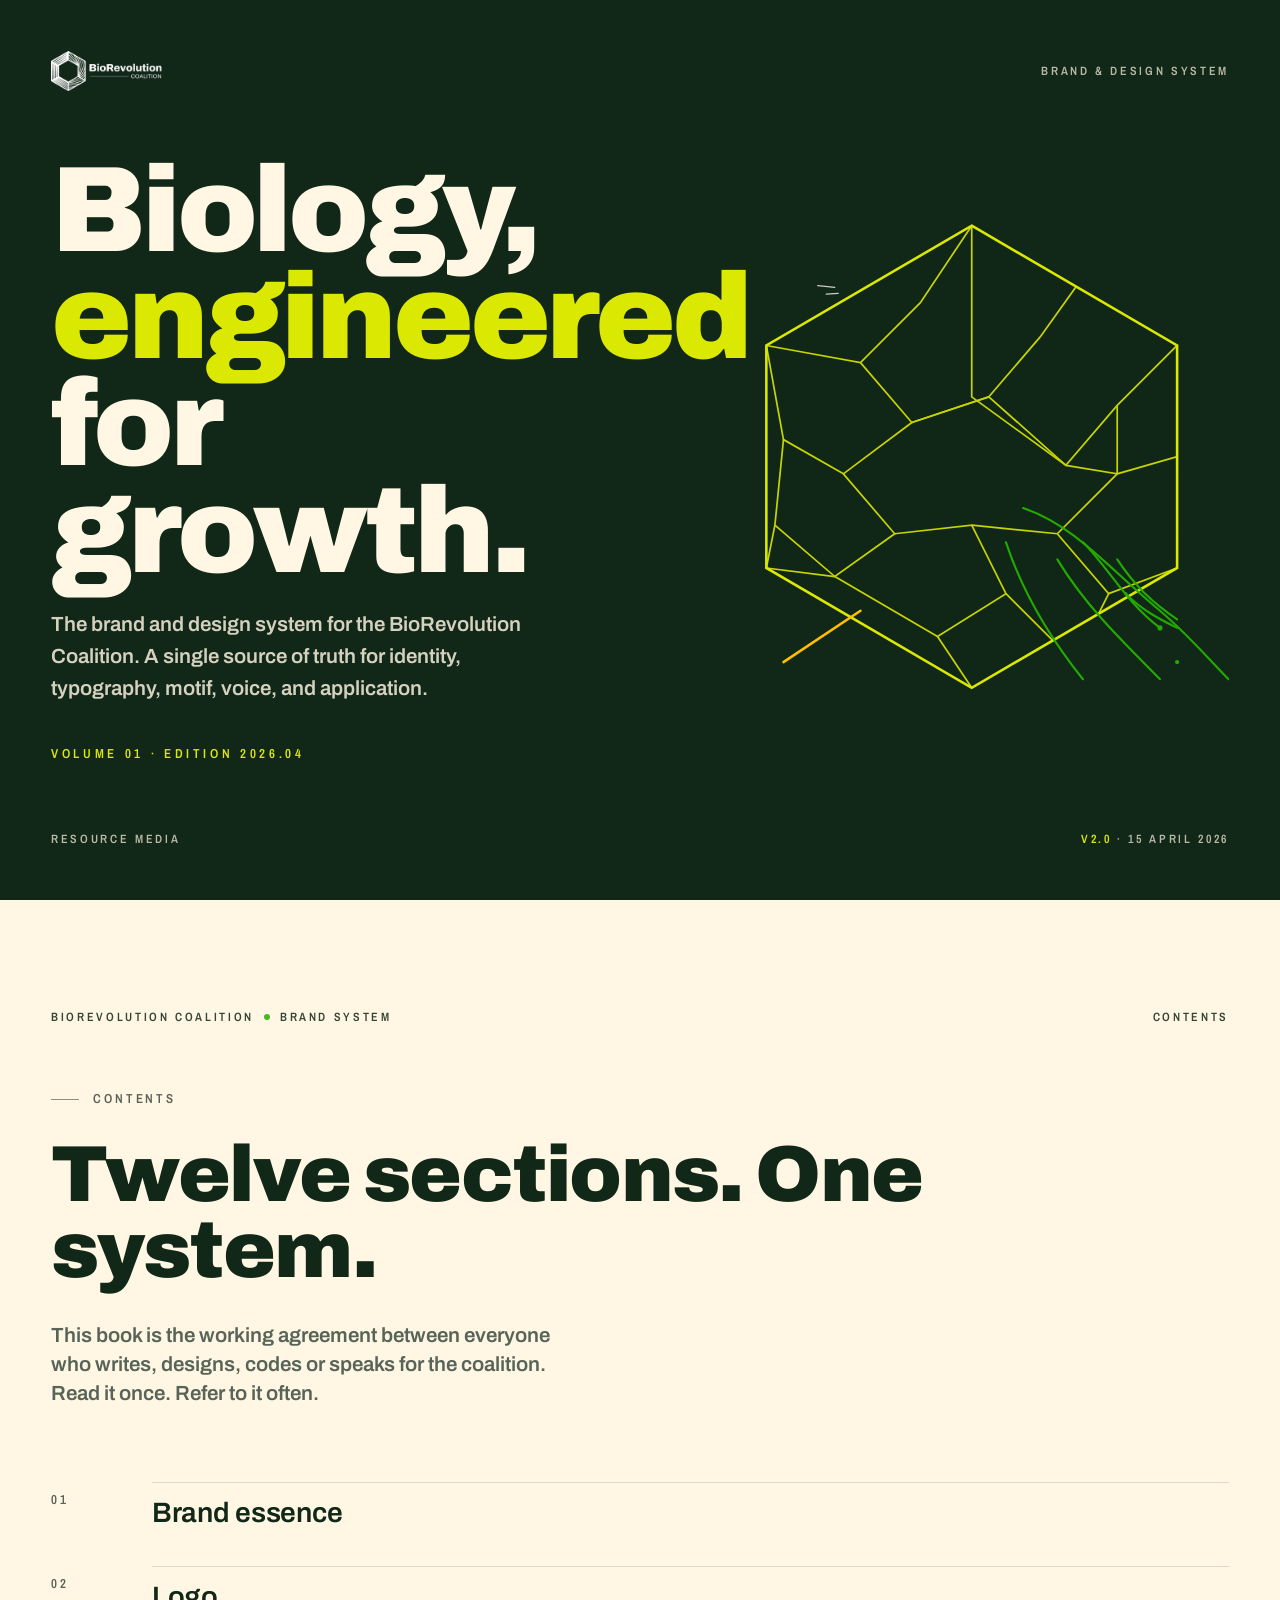
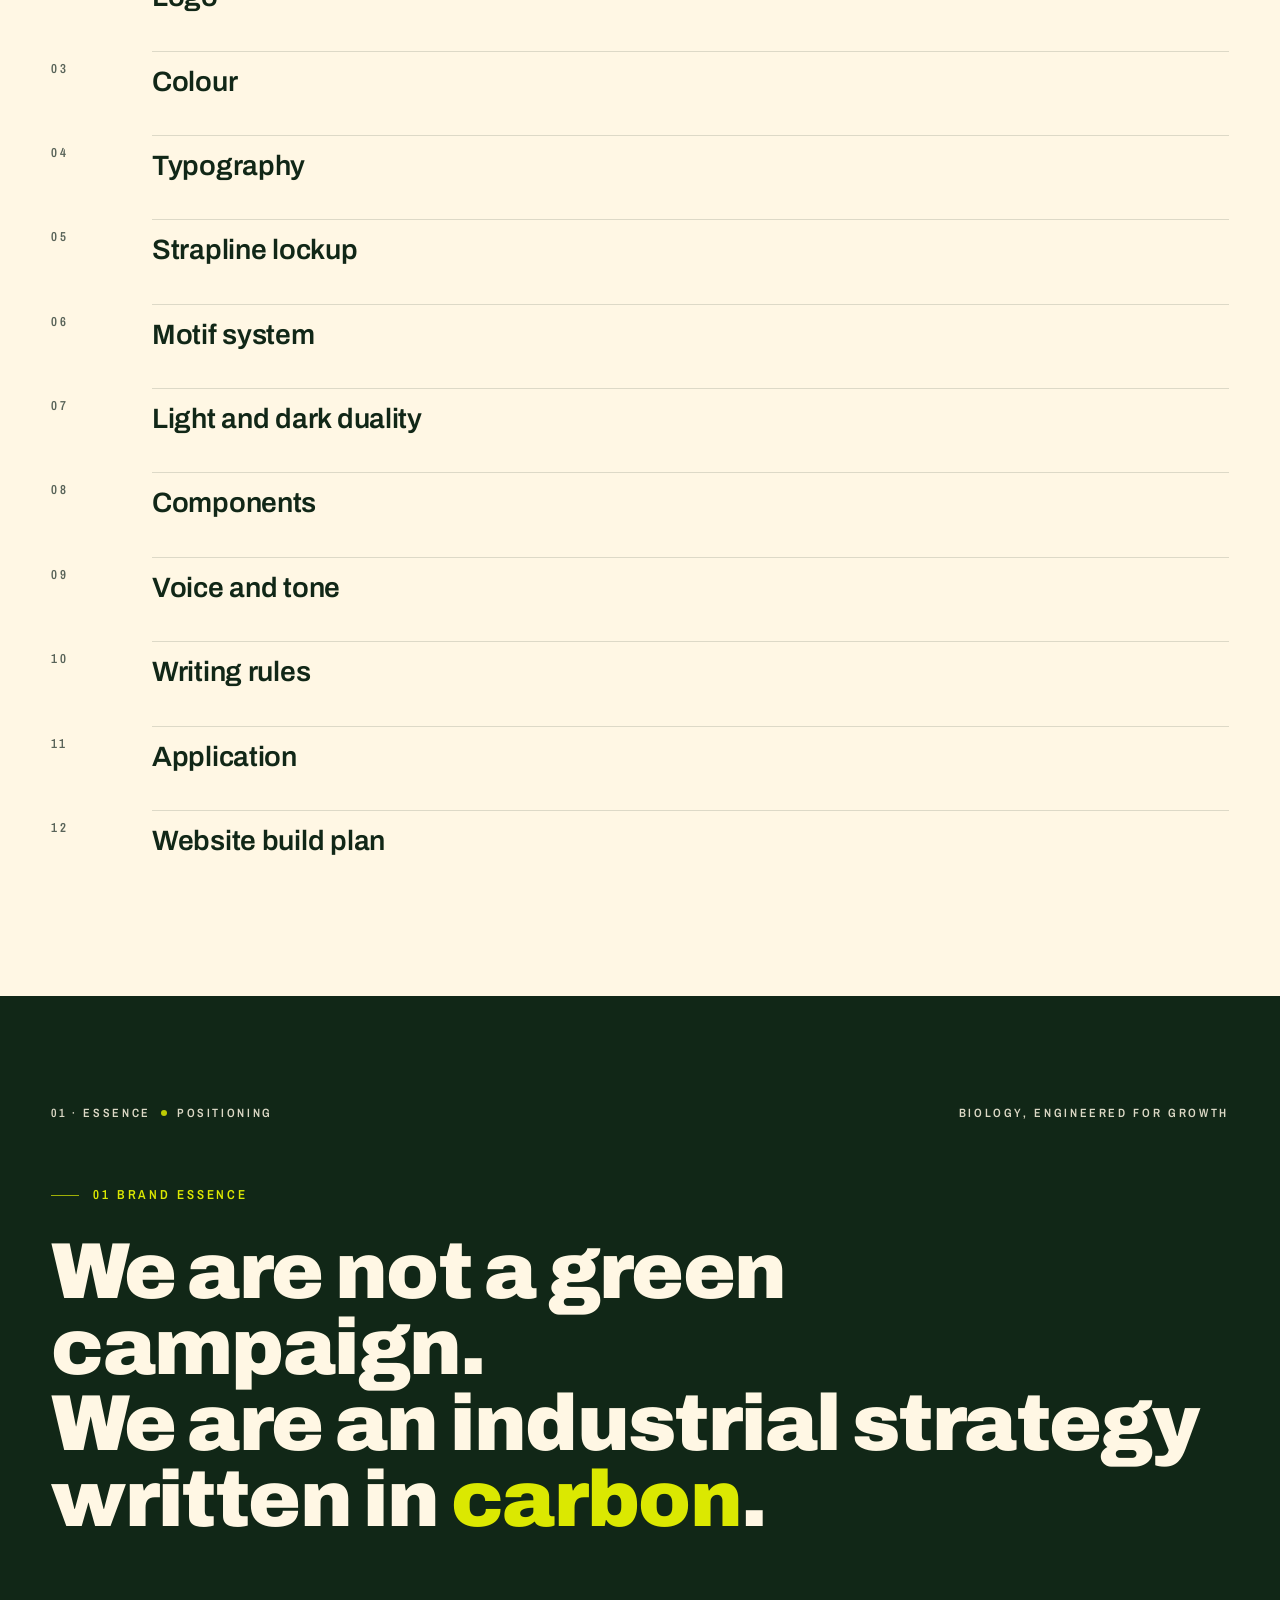
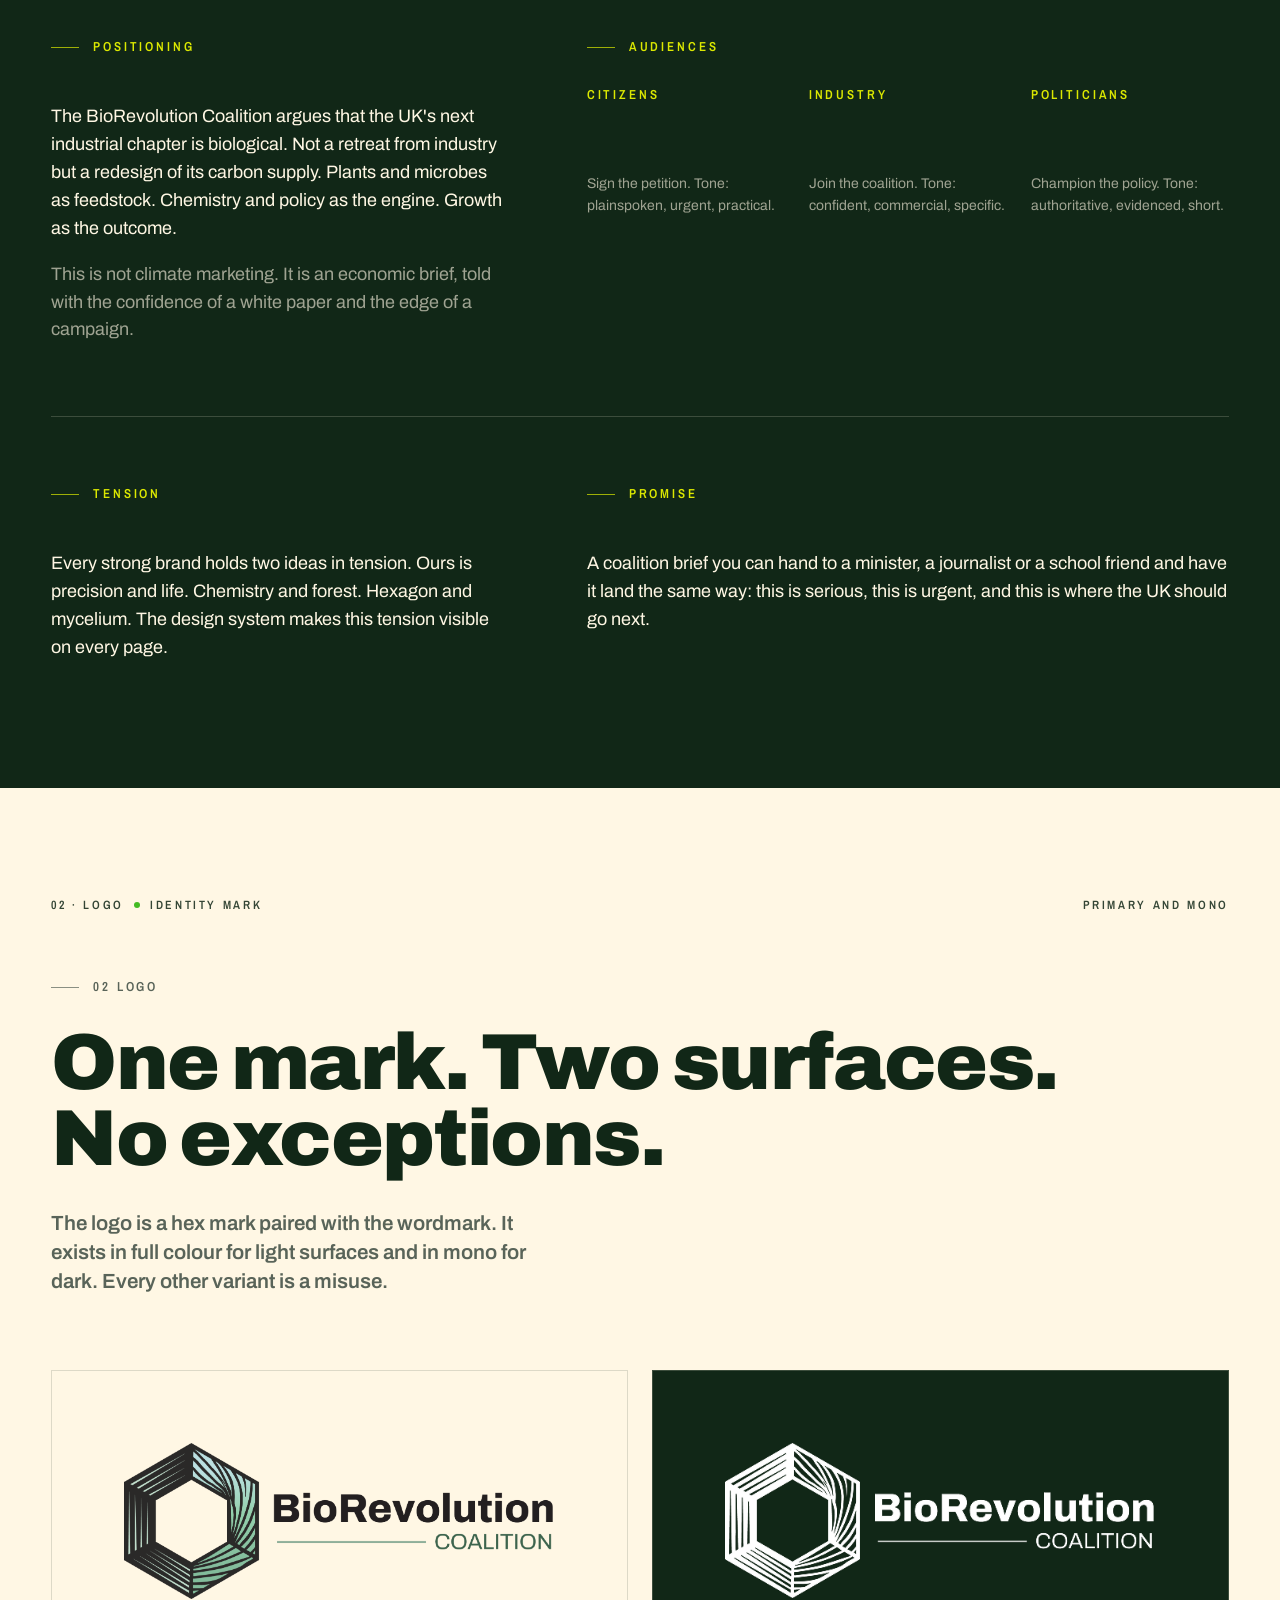
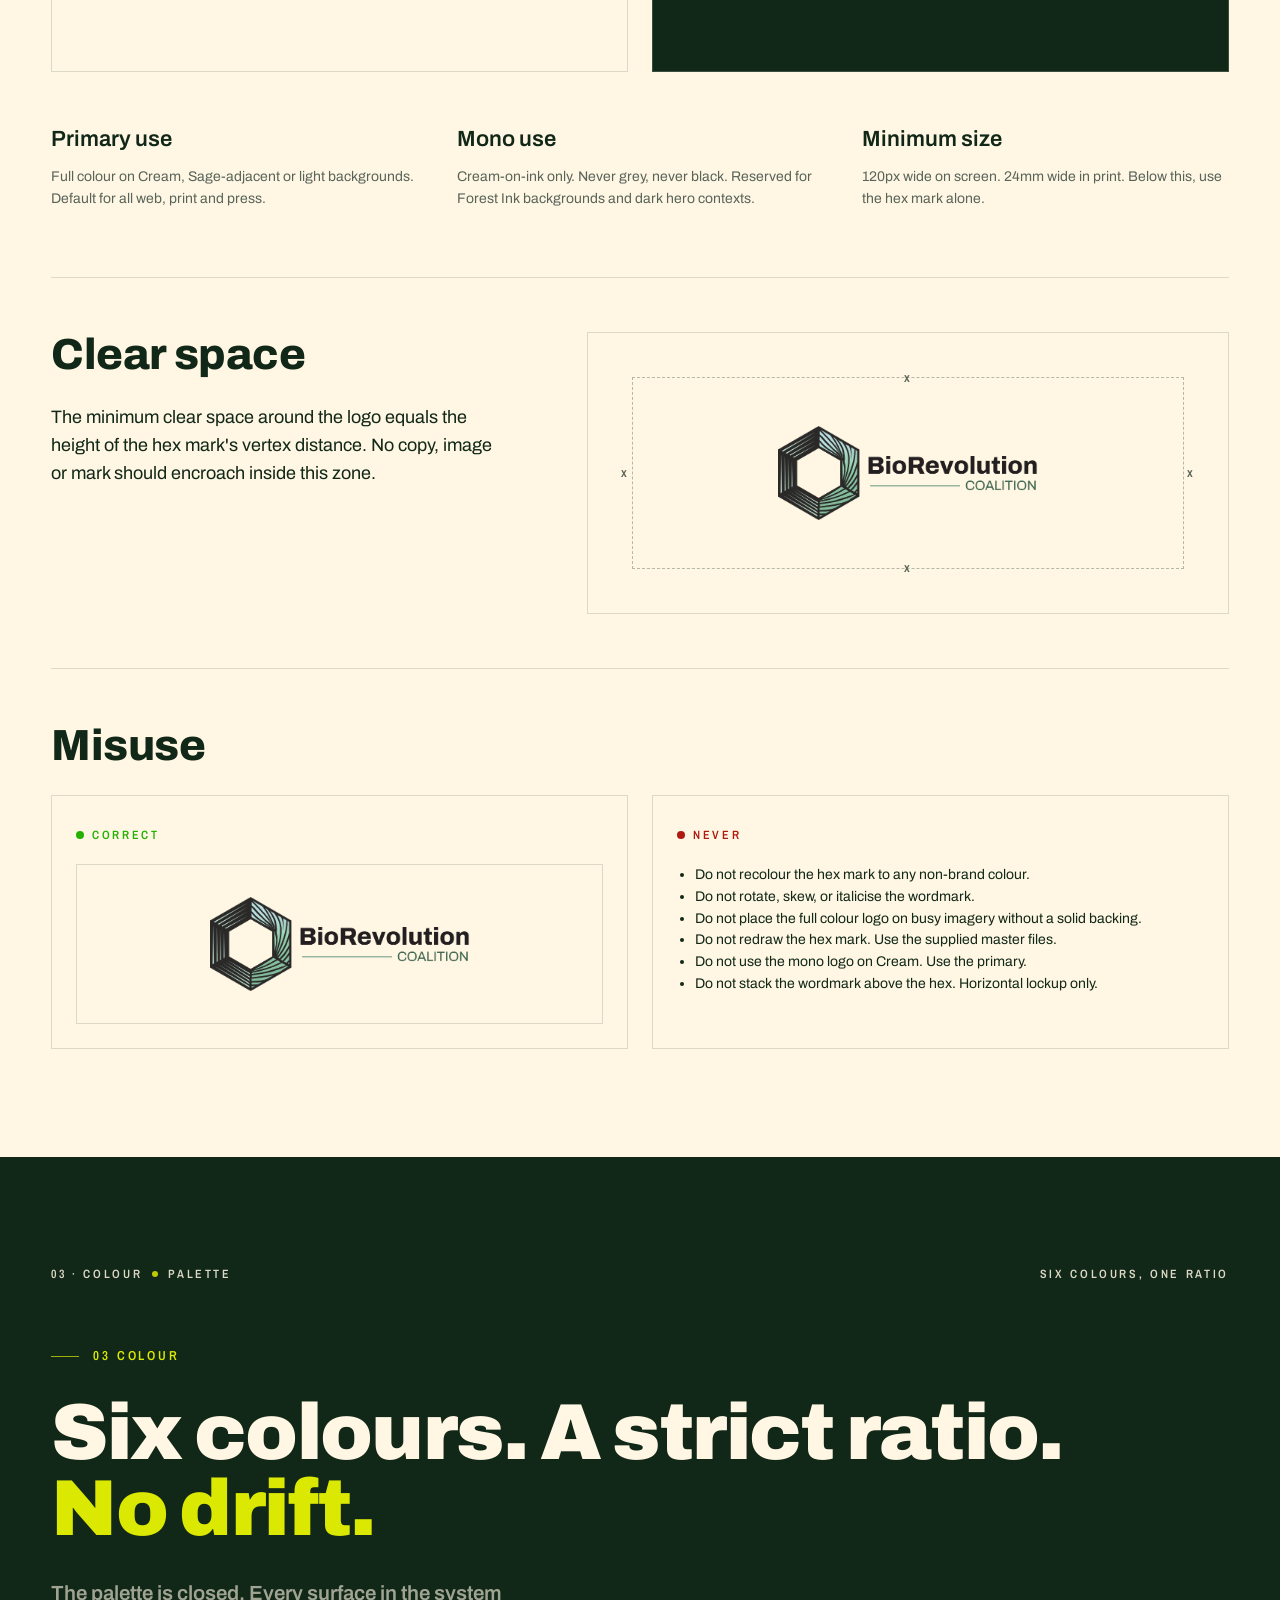
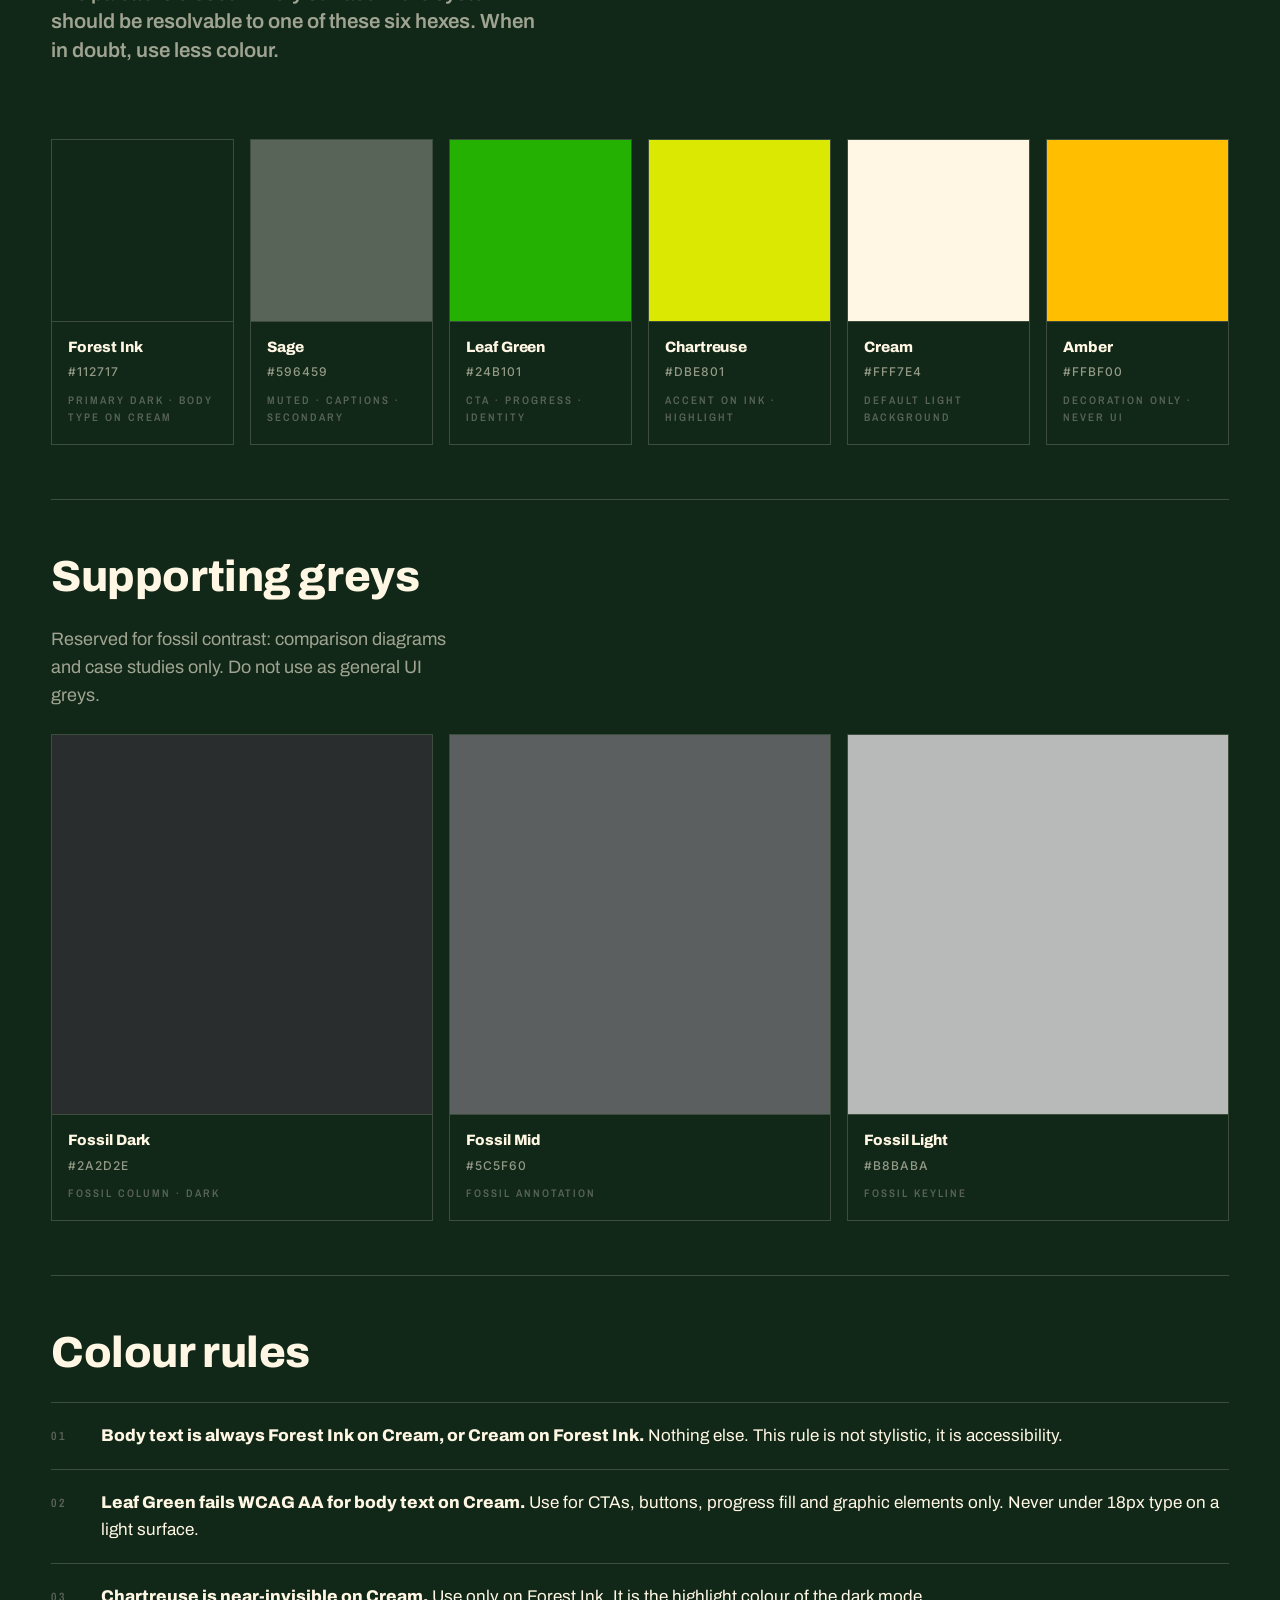
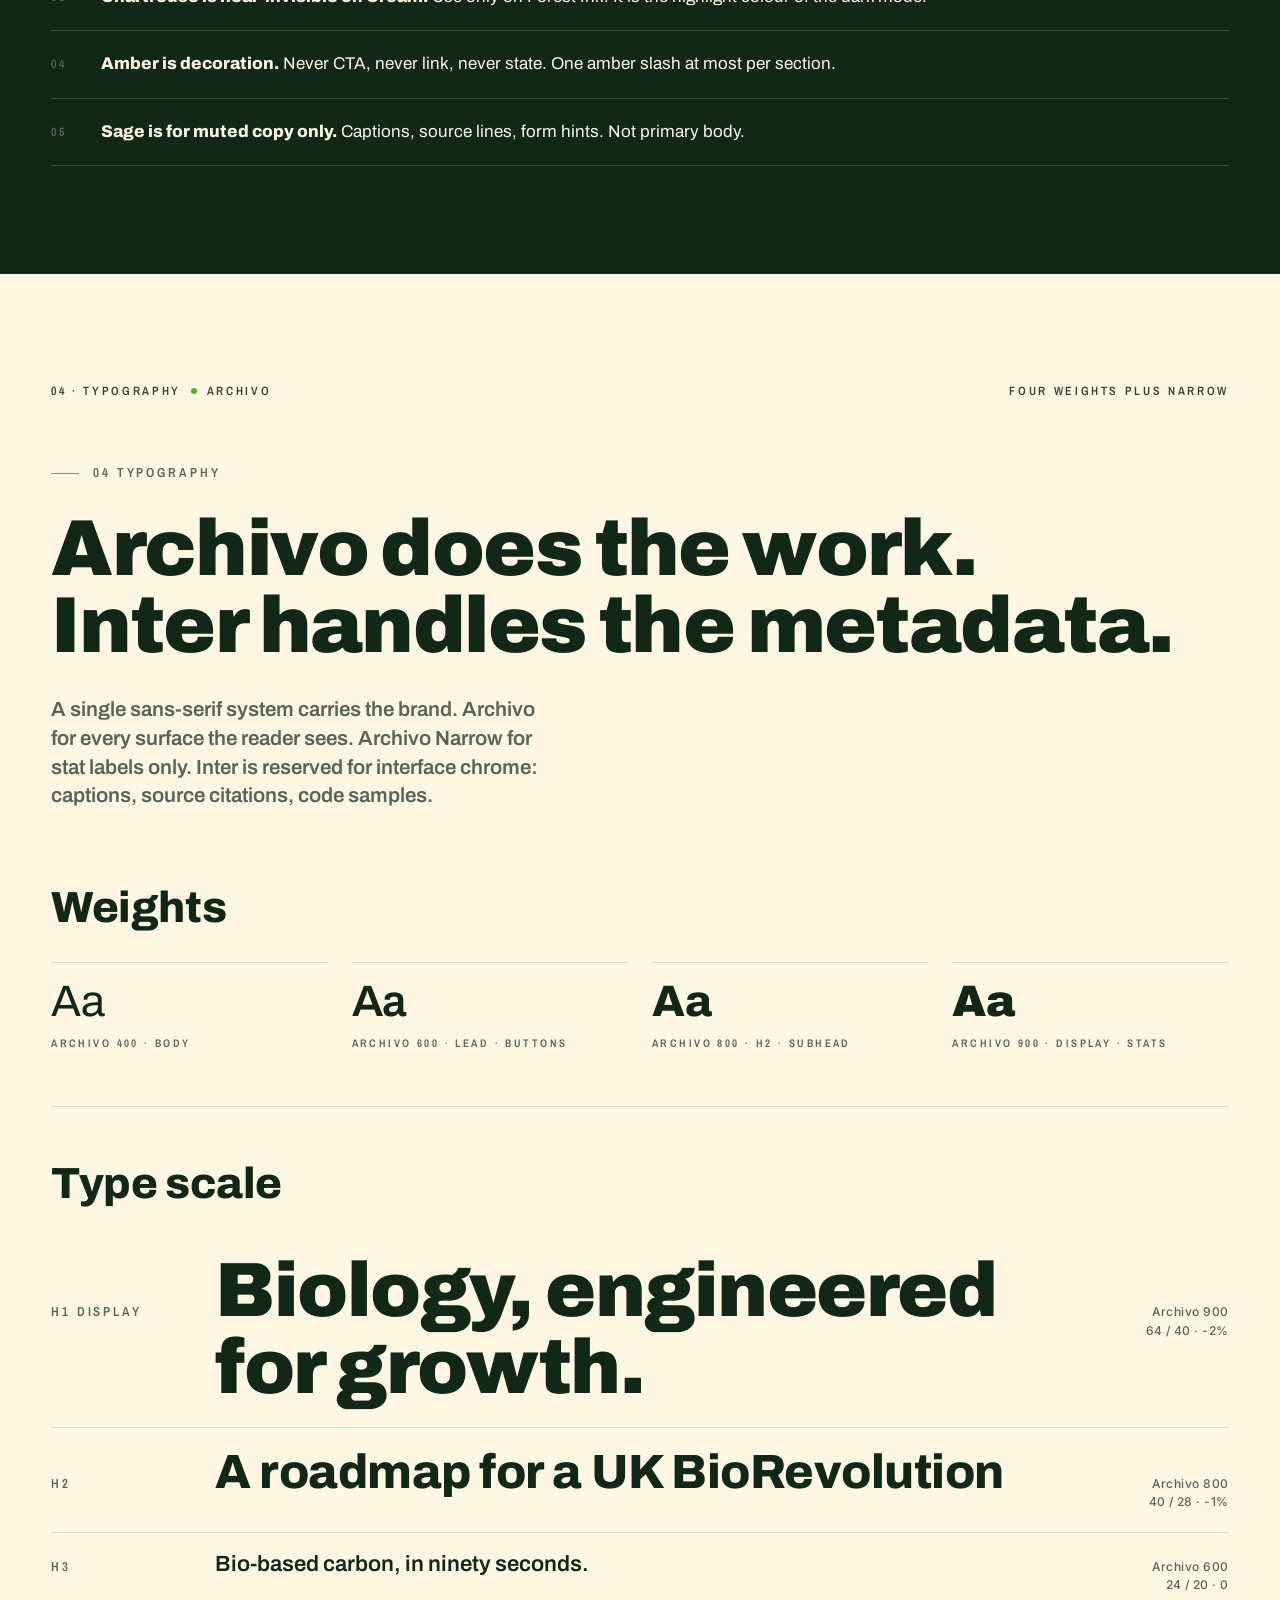
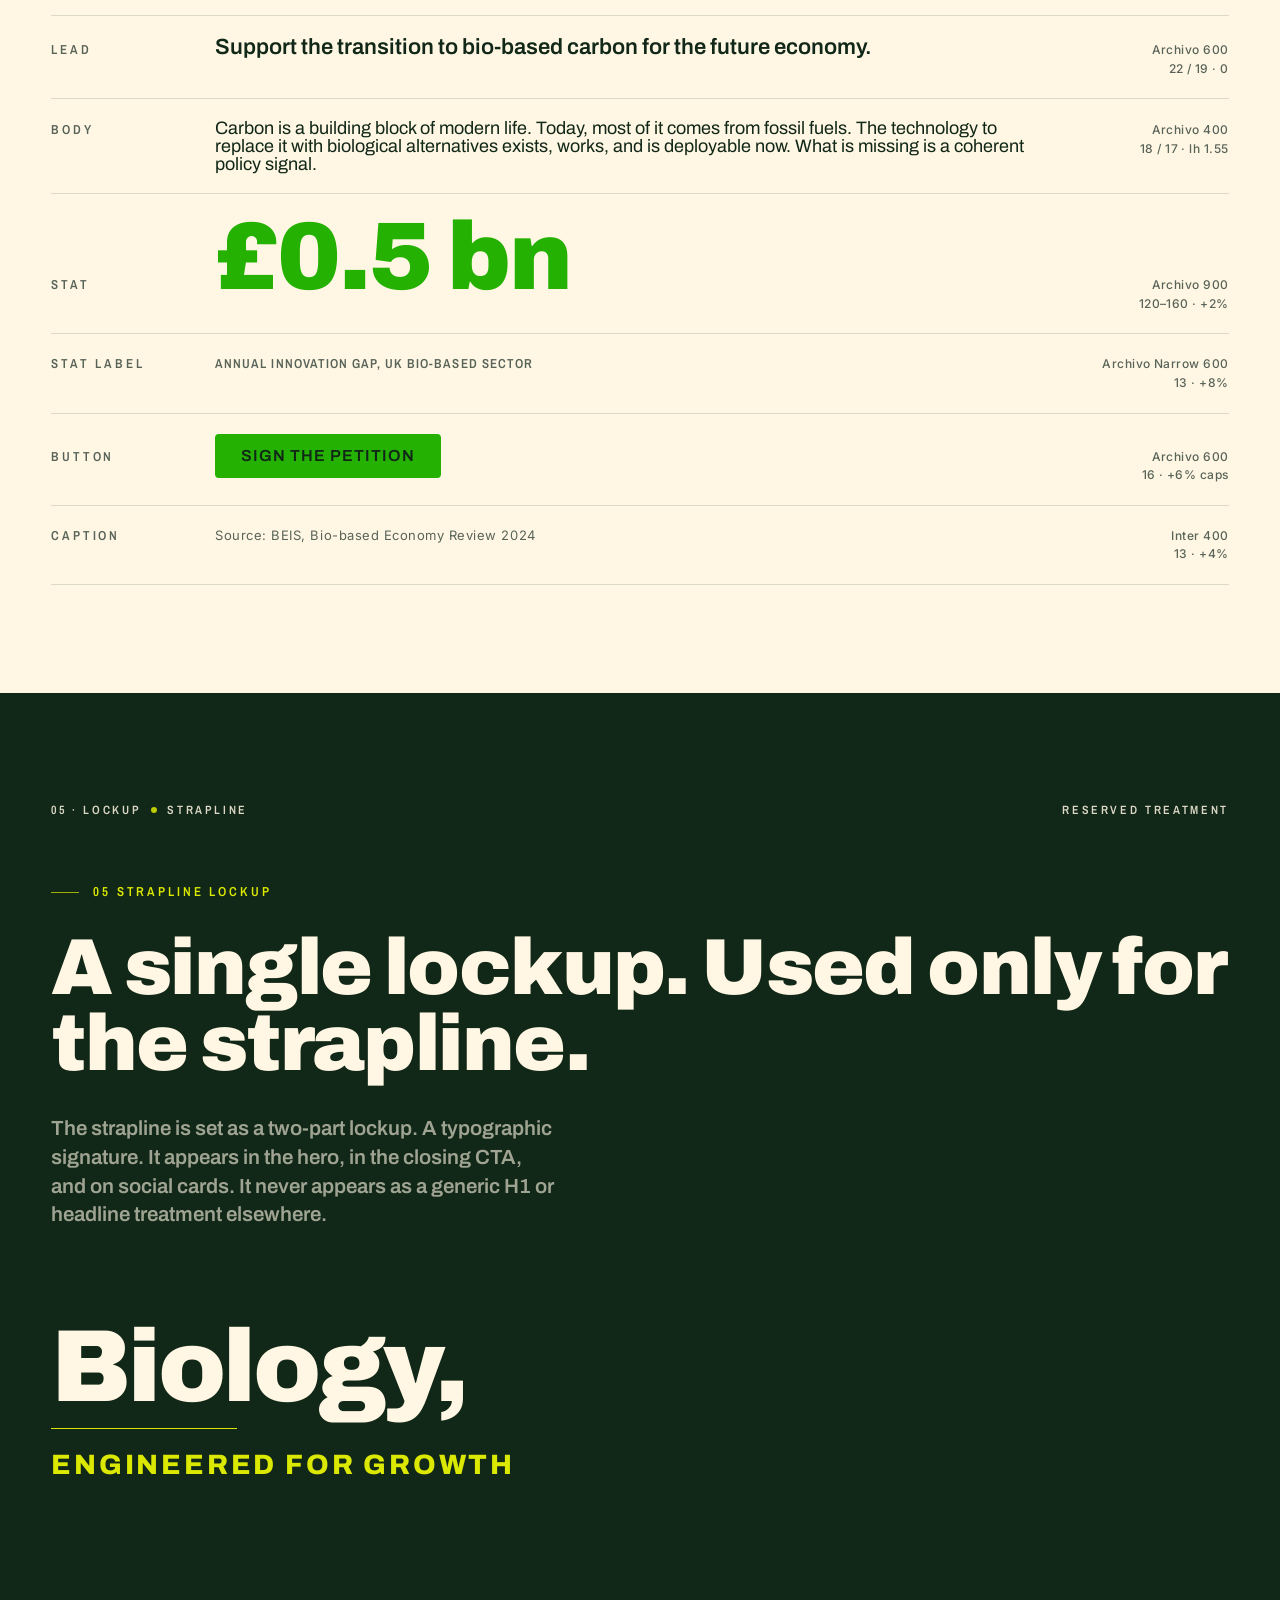
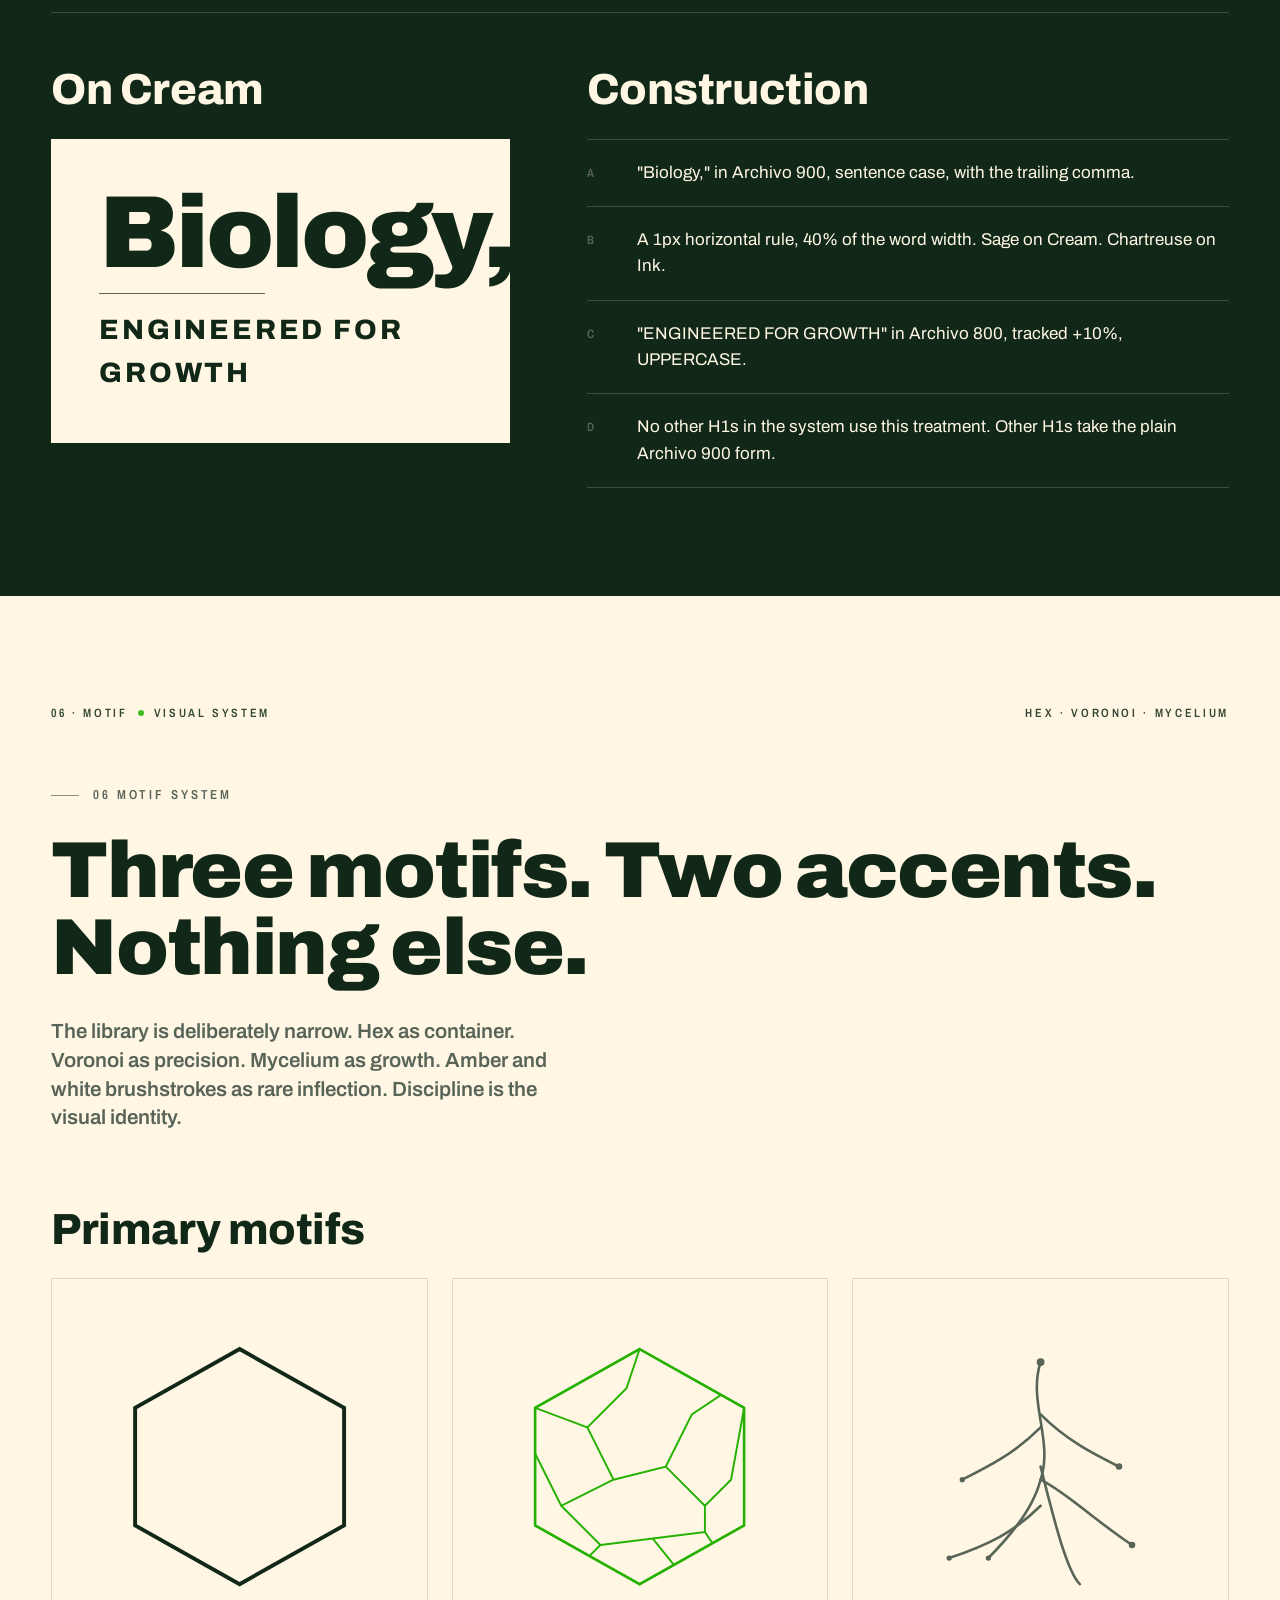
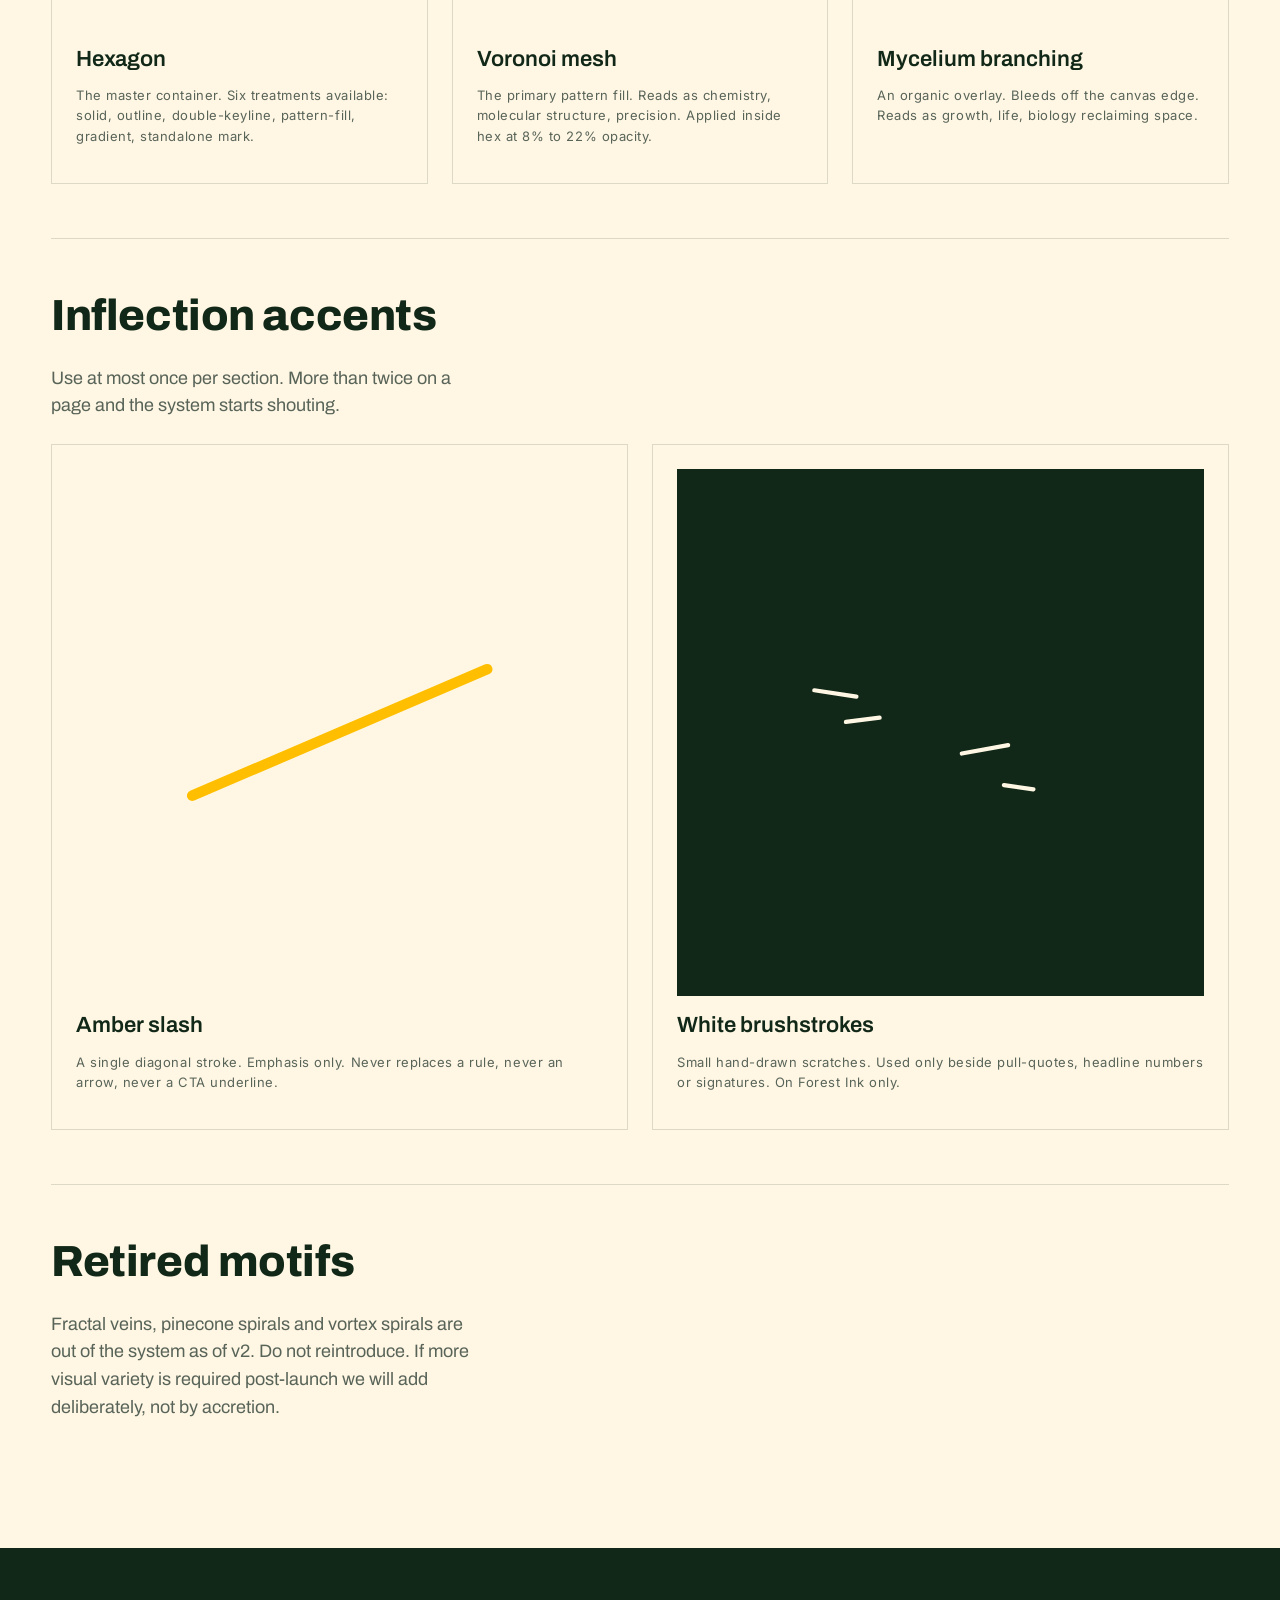
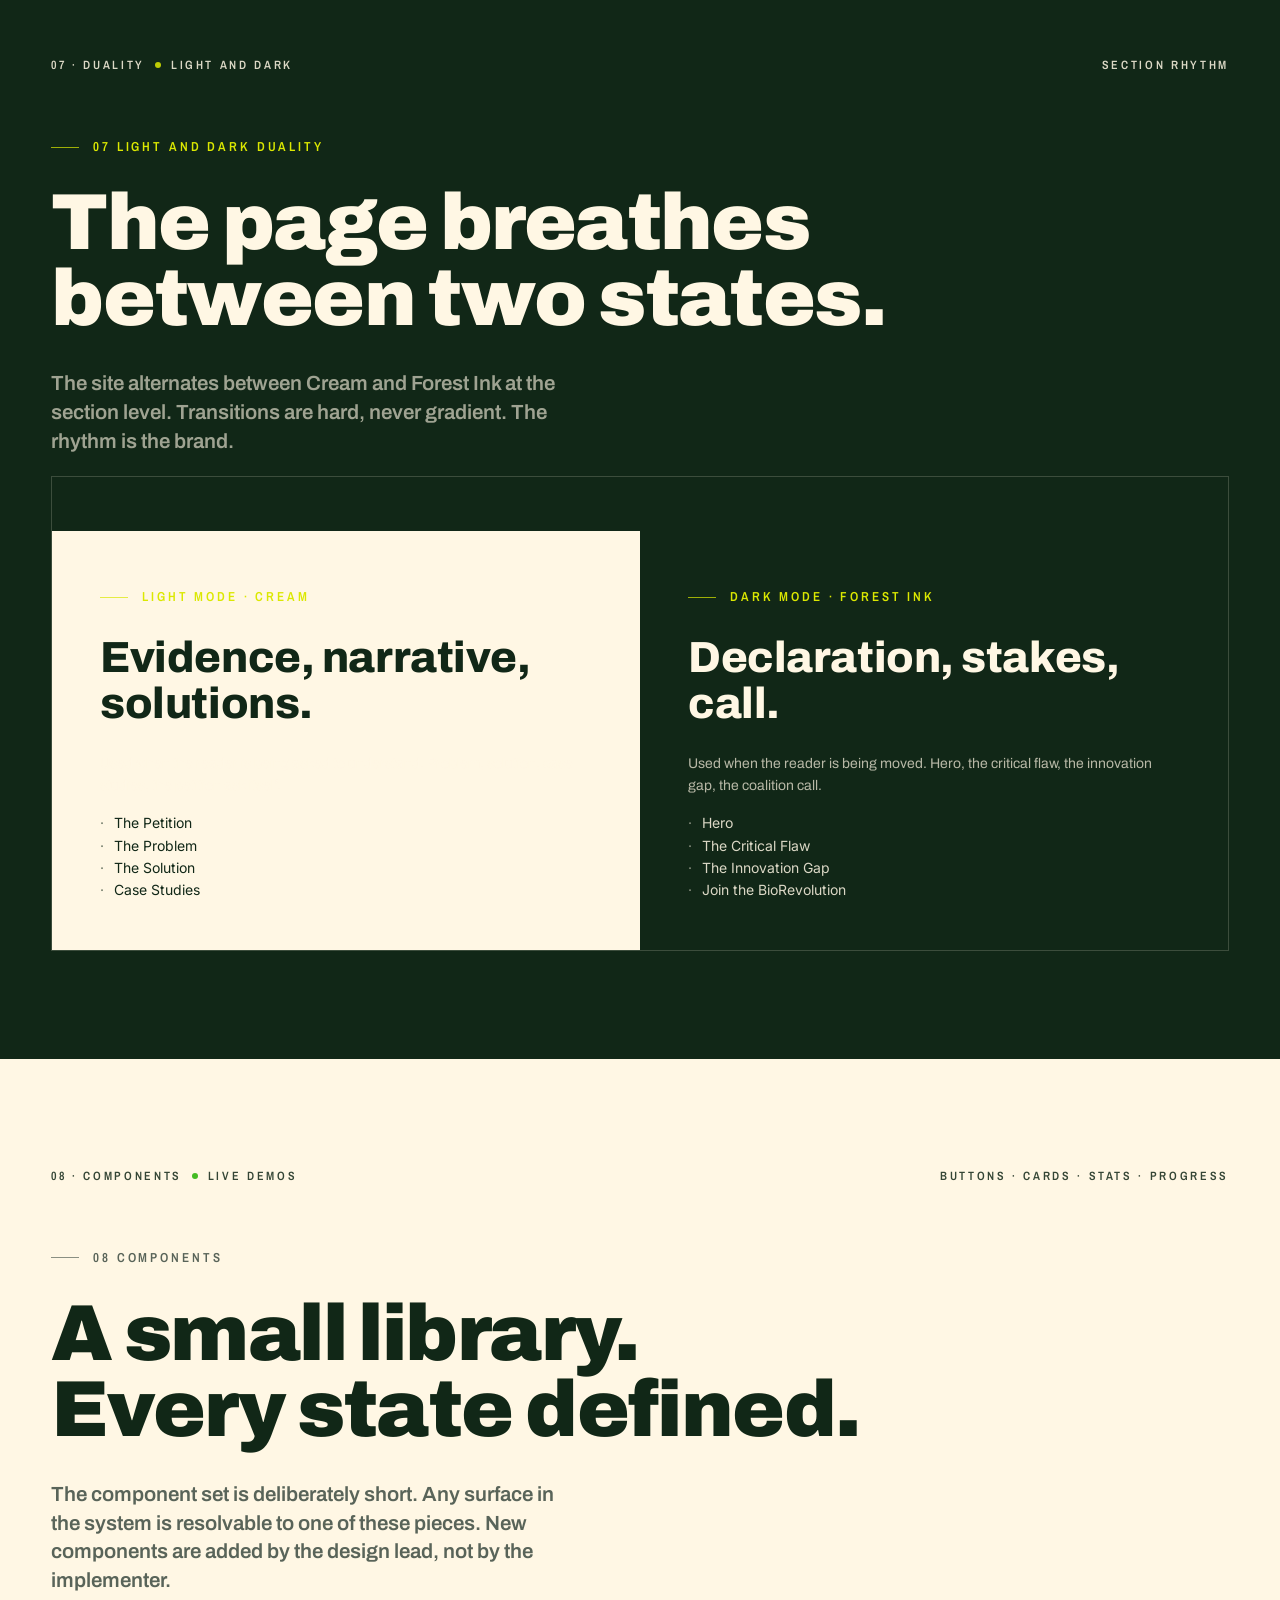
<file: brandbook.html>
<!doctype html>
<html lang="en-GB">
<head>
  <meta charset="utf-8" />
  <meta name="viewport" content="width=device-width, initial-scale=1" />
  <title>BioRevolution Coalition · Brand and Design System</title>
  <meta name="description" content="Brand guidelines and design system for the BioRevolution Coalition. Biology, engineered for growth." />
  <meta name="robots" content="noindex, nofollow, noarchive, nosnippet" />

  <link rel="preconnect" href="https://fonts.googleapis.com">
  <link rel="preconnect" href="https://fonts.gstatic.com" crossorigin>
  <link href="https://fonts.googleapis.com/css2?family=Archivo:wght@400;600;800;900&family=Archivo+Narrow:wght@600&family=Inter:wght@400;500;600&display=swap" rel="stylesheet">

  <style>
    :root {
      /* Palette */
      --forest-ink:   #112717;
      --sage:         #596459;
      --leaf-green:   #24B101;
      --chartreuse:   #DBE801;
      --cream:        #FFF7E4;
      --amber:        #FFBF00;

      /* Fossil-contrast greys */
      --fossil-dark:  #2A2D2E;
      --fossil-mid:   #5C5F60;
      --fossil-light: #B8BABA;

      /* Semantic */
      --bg-default:    var(--cream);
      --bg-inverse:    var(--forest-ink);
      --text-default:  var(--forest-ink);
      --text-inverse:  var(--cream);
      --text-muted:    var(--sage);
      --cta-bg:        var(--leaf-green);
      --cta-text:      var(--forest-ink);
      --cta-hover-bg:  var(--chartreuse);
      --highlight:     var(--chartreuse);
      --hairline:      rgba(17,39,23,.14);
      --hairline-ink:  rgba(255,247,228,.18);

      /* Type */
      --font-sans:  "Archivo", "Helvetica Neue", Arial, sans-serif;
      --font-narrow:"Archivo Narrow", "Archivo", sans-serif;
      --font-meta:  "Inter", "Archivo", sans-serif;

      /* Motion */
      --ease-organic: cubic-bezier(0.22, 1, 0.36, 1);

      /* Structure */
      --gutter: clamp(24px, 4vw, 64px);
      --max:    1280px;
    }

    *,*::before,*::after { box-sizing: border-box; }
    html { scroll-behavior: smooth; }
    body {
      margin: 0;
      font-family: var(--font-sans);
      font-weight: 400;
      font-size: 18px;
      line-height: 1.55;
      color: var(--text-default);
      background: var(--bg-default);
      -webkit-font-smoothing: antialiased;
      -moz-osx-font-smoothing: grayscale;
      text-rendering: optimizeLegibility;
    }

    img { max-width: 100%; display: block; }

    /* --- Section shell --- */
    section.bk {
      padding: clamp(72px, 12vh, 160px) var(--gutter);
      position: relative;
      overflow: hidden;
    }
    section.bk.dark {
      background: var(--bg-inverse);
      color: var(--text-inverse);
    }
    section.bk.light {
      background: var(--bg-default);
      color: var(--text-default);
    }
    .wrap { max-width: var(--max); margin: 0 auto; }

    /* --- Running header --- */
    .running {
      display: flex;
      justify-content: space-between;
      align-items: center;
      font-family: var(--font-narrow);
      font-weight: 600;
      font-size: 12px;
      letter-spacing: .22em;
      text-transform: uppercase;
      margin-bottom: clamp(40px, 6vh, 80px);
      opacity: .85;
    }
    .running .dot {
      width: 6px; height: 6px; border-radius: 50%;
      background: var(--leaf-green);
      display: inline-block;
      margin: 0 10px 2px;
      vertical-align: middle;
    }
    .dark .running { color: var(--cream); }
    .dark .running .dot { background: var(--chartreuse); }

    /* --- Section label + number --- */
    .label {
      font-family: var(--font-narrow);
      font-weight: 600;
      font-size: 13px;
      letter-spacing: .22em;
      text-transform: uppercase;
      color: var(--sage);
      display: inline-flex;
      align-items: center;
      gap: 14px;
      margin-bottom: 28px;
    }
    .dark .label { color: var(--chartreuse); }
    .label::before {
      content: "";
      width: 28px; height: 1px;
      background: currentColor;
      display: inline-block;
      opacity: .7;
    }

    /* --- Type styles --- */
    .h0 {
      font-weight: 900;
      font-size: clamp(64px, 11vw, 168px);
      line-height: .92;
      letter-spacing: -.03em;
      margin: 0;
    }
    .h1 {
      font-weight: 900;
      font-size: clamp(44px, 6.2vw, 96px);
      line-height: .96;
      letter-spacing: -.02em;
      margin: 0 0 .4em;
    }
    .h2 {
      font-weight: 800;
      font-size: clamp(28px, 3.4vw, 44px);
      line-height: 1.05;
      letter-spacing: -.01em;
      margin: 0 0 .6em;
    }
    .h3 {
      font-weight: 600;
      font-size: 22px;
      line-height: 1.2;
      margin: 0 0 .4em;
    }
    .lead {
      font-weight: 600;
      font-size: clamp(19px, 1.6vw, 22px);
      line-height: 1.4;
      max-width: 60ch;
      margin: 0 0 1em;
    }
    .body p { max-width: 64ch; margin: 0 0 1em; }
    .muted { color: var(--text-muted); }
    .dark .muted { color: rgba(255,247,228,.6); }

    .caption {
      font-family: var(--font-meta);
      font-weight: 400;
      font-size: 13px;
      letter-spacing: .04em;
      color: var(--sage);
    }
    .dark .caption { color: rgba(255,247,228,.55); }

    /* --- Hairline dividers --- */
    .rule {
      height: 1px; background: var(--hairline); border: 0;
      margin: clamp(40px, 6vh, 72px) 0;
    }
    .dark .rule { background: var(--hairline-ink); }

    /* --- COVER --- */
    .cover {
      min-height: 100vh;
      display: grid;
      grid-template-rows: auto 1fr auto;
      padding: var(--gutter);
      background: var(--forest-ink);
      color: var(--cream);
      position: relative;
    }
    .cover::after {
      content: "";
      position: absolute;
      right: -10%;
      top: -5%;
      width: 70%;
      height: 110%;
      background-image: url("data:image/svg+xml;utf8,<svg xmlns='http://www.w3.org/2000/svg' viewBox='0 0 600 600'><defs><clipPath id='hx'><polygon points='300,30 540,170 540,430 300,570 60,430 60,170'/></clipPath></defs></svg>");
      opacity: .0;
      pointer-events: none;
    }
    .cover-head,
    .cover-foot {
      display: flex;
      justify-content: space-between;
      align-items: center;
      font-family: var(--font-narrow);
      font-weight: 600;
      font-size: 12px;
      letter-spacing: .22em;
      text-transform: uppercase;
      color: rgba(255,247,228,.7);
    }
    .cover-mark {
      display: flex; align-items: center; gap: 14px;
      color: var(--cream);
    }
    .cover-main {
      align-self: center;
      display: grid;
      grid-template-columns: minmax(0, 1.2fr) minmax(0, 1fr);
      gap: 48px;
      align-items: center;
    }
    .cover-foot .v { color: var(--chartreuse); }
    @media (max-width: 880px) {
      .cover-main { grid-template-columns: 1fr; }
      .cover-art { order: -1; opacity: .8; }
    }
    .cover h1.display {
      font-weight: 900;
      font-size: clamp(56px, 9.5vw, 168px);
      line-height: .88;
      letter-spacing: -.035em;
      margin: 0;
    }
    .cover h1.display em {
      font-style: normal;
      color: var(--chartreuse);
    }
    .cover .tagline {
      font-family: var(--font-narrow);
      font-weight: 600;
      font-size: 13px;
      letter-spacing: .28em;
      text-transform: uppercase;
      color: var(--chartreuse);
      margin-top: 40px;
    }
    .cover .deck {
      font-weight: 600;
      font-size: clamp(19px, 1.6vw, 22px);
      margin-top: 24px;
      max-width: 42ch;
      color: rgba(255,247,228,.82);
    }

    /* --- Contents --- */
    .toc { display: grid; grid-template-columns: repeat(12, 1fr); gap: 24px 32px; }
    .toc dt {
      grid-column: 1 / 2;
      font-family: var(--font-narrow);
      font-weight: 600;
      font-size: 13px;
      letter-spacing: .22em;
      color: var(--sage);
      padding-top: 8px;
    }
    .toc dd {
      grid-column: 2 / -1;
      margin: 0;
      padding: 8px 0;
      font-weight: 600;
      font-size: clamp(20px, 2.2vw, 28px);
      letter-spacing: -.01em;
      border-top: 1px solid var(--hairline);
    }
    .toc a { color: inherit; text-decoration: none; }
    .toc a:hover { color: var(--leaf-green); }

    /* --- Two-col layouts --- */
    .two {
      display: grid;
      grid-template-columns: minmax(0, 5fr) minmax(0, 7fr);
      gap: clamp(40px, 6vw, 96px);
      align-items: start;
    }
    @media (max-width: 880px) { .two { grid-template-columns: 1fr; } }

    .three {
      display: grid;
      grid-template-columns: repeat(3, minmax(0, 1fr));
      gap: clamp(24px, 3vw, 48px);
    }
    @media (max-width: 880px) { .three { grid-template-columns: 1fr; } }

    /* --- Logo sheet --- */
    .logo-sheet {
      background: var(--cream);
      padding: clamp(48px, 8vh, 96px);
      border: 1px solid var(--hairline);
      display: flex; align-items: center; justify-content: center;
      min-height: 280px;
    }
    .logo-sheet.dark { background: var(--forest-ink); border-color: var(--hairline-ink); }

    .logo-grid {
      display: grid;
      grid-template-columns: repeat(2, minmax(0, 1fr));
      gap: 24px;
    }
    @media (max-width: 720px) { .logo-grid { grid-template-columns: 1fr; } }

    .clear-space {
      position: relative;
      padding: clamp(32px, 5vh, 64px);
      background: var(--cream);
      border: 1px solid var(--hairline);
    }
    .cs-inner {
      position: relative;
      outline: 1px dashed rgba(17,39,23,.3);
      padding: 48px;
      display: flex; align-items: center; justify-content: center;
    }
    .cs-inner::before, .cs-inner::after,
    .cs-inner > span::before, .cs-inner > span::after {
      content: "x";
      position: absolute;
      font-family: var(--font-narrow);
      font-weight: 600;
      font-size: 13px;
      color: var(--sage);
      letter-spacing: .12em;
    }
    .cs-inner::before { top: -10px; left: 50%; transform: translateX(-50%); }
    .cs-inner::after { bottom: -10px; left: 50%; transform: translateX(-50%); }
    .cs-inner > span::before { left: -12px; top: 50%; transform: translateY(-50%); }
    .cs-inner > span::after { right: -12px; top: 50%; transform: translateY(-50%); }

    /* --- Swatches --- */
    .swatches {
      display: grid;
      grid-template-columns: repeat(6, minmax(0, 1fr));
      gap: 16px;
    }
    @media (max-width: 880px) { .swatches { grid-template-columns: repeat(2, 1fr); } }
    .swatch {
      border: 1px solid var(--hairline);
      display: flex; flex-direction: column;
    }
    .dark .swatch { border-color: var(--hairline-ink); }
    .swatch .chip {
      aspect-ratio: 1 / 1;
      position: relative;
    }
    .swatch .meta {
      padding: 14px 16px 18px;
      background: var(--cream);
      color: var(--forest-ink);
    }
    .dark .swatch .meta { background: var(--forest-ink); color: var(--cream); border-top: 1px solid var(--hairline-ink); }
    .swatch .name {
      font-weight: 800;
      font-size: 15px;
      letter-spacing: -.005em;
    }
    .swatch .hex {
      font-family: var(--font-meta);
      font-weight: 500;
      font-size: 12px;
      letter-spacing: .08em;
      color: var(--sage);
      text-transform: uppercase;
      margin-top: 4px;
    }
    .dark .swatch .hex { color: rgba(255,247,228,.55); }
    .swatch .role {
      font-family: var(--font-narrow);
      font-weight: 600;
      font-size: 11px;
      letter-spacing: .18em;
      text-transform: uppercase;
      color: var(--sage);
      margin-top: 10px;
    }

    /* --- Pair (do/don't) --- */
    .pair {
      display: grid;
      grid-template-columns: repeat(2, minmax(0, 1fr));
      gap: 24px;
    }
    @media (max-width: 720px) { .pair { grid-template-columns: 1fr; } }
    .card {
      border: 1px solid var(--hairline);
      padding: 24px;
      background: var(--cream);
    }
    .dark .card { border-color: var(--hairline-ink); background: var(--forest-ink); }
    .card .tag {
      font-family: var(--font-narrow);
      font-weight: 600;
      font-size: 12px;
      letter-spacing: .22em;
      text-transform: uppercase;
      display: inline-flex; align-items: center; gap: 8px;
      margin-bottom: 20px;
    }
    .tag.ok   { color: var(--leaf-green); }
    .tag.no   { color: #B0190F; }
    .tag.ok::before, .tag.no::before {
      content: ""; width: 8px; height: 8px; border-radius: 50%;
      background: currentColor;
    }

    /* --- Type specimen --- */
    .specimen {
      display: grid;
      grid-template-columns: 140px 1fr 180px;
      gap: 24px;
      padding: 20px 0;
      border-bottom: 1px solid var(--hairline);
      align-items: baseline;
    }
    .dark .specimen { border-color: var(--hairline-ink); }
    .specimen .tag {
      font-family: var(--font-narrow);
      font-weight: 600;
      font-size: 13px;
      letter-spacing: .22em;
      text-transform: uppercase;
      color: var(--sage);
    }
    .dark .specimen .tag { color: rgba(255,247,228,.55); }
    .specimen .sample { line-height: 1; }
    .specimen .meta {
      font-family: var(--font-meta);
      font-weight: 500;
      font-size: 12px;
      letter-spacing: .04em;
      color: var(--sage);
      text-align: right;
    }
    .dark .specimen .meta { color: rgba(255,247,228,.5); }

    .sample-900 { font-weight: 900; font-size: clamp(40px, 6vw, 88px); letter-spacing: -.02em; }
    .sample-800 { font-weight: 800; font-size: clamp(28px, 4vw, 48px); letter-spacing: -.01em; }
    .sample-600 { font-weight: 600; font-size: 22px; }
    .sample-400 { font-weight: 400; font-size: 18px; line-height: 1.4; }

    .weight-row {
      display: grid;
      grid-template-columns: repeat(4, 1fr);
      gap: 24px;
      margin-top: 32px;
    }
    @media (max-width: 880px) { .weight-row { grid-template-columns: repeat(2, 1fr); } }
    .weight {
      border-top: 1px solid var(--hairline);
      padding-top: 16px;
    }
    .dark .weight { border-color: var(--hairline-ink); }
    .weight .w { font-size: 44px; line-height: 1; letter-spacing: -.01em; }
    .weight .m {
      font-family: var(--font-narrow);
      font-weight: 600;
      font-size: 11px;
      letter-spacing: .22em;
      text-transform: uppercase;
      color: var(--sage);
      margin-top: 12px;
    }

    /* --- Strapline lockup --- */
    .lockup {
      display: inline-flex;
      flex-direction: column;
      align-items: flex-start;
      gap: 14px;
    }
    .lockup .one {
      font-weight: 900;
      font-size: clamp(56px, 8vw, 120px);
      line-height: .9;
      letter-spacing: -.03em;
    }
    .lockup .rule-line {
      width: 40%;
      min-width: 120px;
      height: 1px;
      background: var(--sage);
    }
    .dark .lockup .rule-line { background: var(--chartreuse); }
    .lockup .two-l {
      font-weight: 800;
      font-size: clamp(18px, 2.2vw, 28px);
      letter-spacing: .10em;
      text-transform: uppercase;
    }
    .dark .lockup .two-l { color: var(--chartreuse); }

    /* --- Motifs --- */
    .motif-grid {
      display: grid;
      grid-template-columns: repeat(3, minmax(0, 1fr));
      gap: 24px;
    }
    @media (max-width: 880px) { .motif-grid { grid-template-columns: repeat(2, 1fr); } }
    @media (max-width: 520px) { .motif-grid { grid-template-columns: 1fr; } }
    .motif {
      border: 1px solid var(--hairline);
      padding: 24px;
      background: var(--cream);
    }
    .dark .motif { border-color: var(--hairline-ink); background: rgba(255,247,228,.02); }
    .motif .frame {
      aspect-ratio: 1 / 1;
      display: flex; align-items: center; justify-content: center;
      background: var(--cream);
      margin-bottom: 16px;
      overflow: hidden;
    }
    .dark .motif .frame { background: var(--forest-ink); }

    /* --- Components --- */
    /* Buttons */
    .btn {
      display: inline-flex;
      align-items: center;
      justify-content: center;
      gap: 12px;
      padding: 14px 26px;
      font-family: var(--font-sans);
      font-weight: 600;
      font-size: 16px;
      letter-spacing: .06em;
      text-transform: uppercase;
      background: var(--cta-bg);
      color: var(--cta-text);
      border: 0;
      border-radius: 4px;
      cursor: pointer;
      text-decoration: none;
      transition: background-color 150ms var(--ease-organic), color 150ms var(--ease-organic);
    }
    .btn:hover { background: var(--cta-hover-bg); }
    .btn:focus-visible { outline: 2px solid var(--chartreuse); outline-offset: 2px; }

    .btn.secondary {
      background: transparent;
      border: 1.5px solid var(--leaf-green);
      color: var(--leaf-green);
    }
    .btn.secondary:hover { background: var(--leaf-green); color: var(--forest-ink); }

    .btn-row { display: flex; gap: 16px; flex-wrap: wrap; }

    /* Hex card */
    .hex-card {
      position: relative;
      padding: 32px;
      background: var(--cream);
      border: 1.5px solid var(--leaf-green);
      overflow: hidden;
      min-height: 220px;
    }
    .dark .hex-card { background: transparent; border-color: var(--leaf-green); }
    .hex-card::before {
      content: "";
      position: absolute;
      inset: 0;
      background-image: var(--voronoi-bg);
      background-size: cover;
      opacity: .08;
      transition: opacity 250ms var(--ease-organic);
      pointer-events: none;
    }
    .hex-card:hover::before { opacity: .22; }
    .hex-card .n {
      font-family: var(--font-narrow);
      font-weight: 600;
      font-size: 12px;
      letter-spacing: .22em;
      text-transform: uppercase;
      color: var(--sage);
      margin-bottom: 12px;
    }
    .dark .hex-card .n { color: var(--chartreuse); }
    .hex-card h4 {
      font-weight: 800;
      font-size: 22px;
      letter-spacing: -.005em;
      margin: 0 0 .5em;
    }
    .hex-card p { margin: 0; font-size: 15px; line-height: 1.5; }

    /* Stat block */
    .stat {
      display: flex;
      flex-direction: column;
      gap: 10px;
    }
    .stat .lbl {
      font-family: var(--font-narrow);
      font-weight: 600;
      font-size: 13px;
      letter-spacing: .22em;
      text-transform: uppercase;
      color: var(--sage);
    }
    .dark .stat .lbl { color: var(--chartreuse); }
    .stat .num {
      font-weight: 900;
      font-size: clamp(72px, 10vw, 140px);
      line-height: .9;
      letter-spacing: -.02em;
      color: var(--leaf-green);
    }
    .dark .stat .num { color: var(--chartreuse); }
    .stat .desc {
      font-weight: 600;
      font-size: 20px;
      max-width: 36ch;
    }
    .stat .src {
      font-family: var(--font-meta);
      font-size: 12px;
      color: var(--sage);
      opacity: .8;
    }
    .dark .stat .src { color: rgba(255,247,228,.5); }

    /* Progress bar */
    .progress {
      margin-top: 24px;
    }
    .progress .count {
      font-weight: 900;
      font-size: clamp(48px, 7vw, 72px);
      line-height: 1;
      color: var(--leaf-green);
      letter-spacing: -.02em;
    }
    .dark .progress .count { color: var(--chartreuse); }
    .progress .track {
      height: 24px;
      background: rgba(89,100,89,.2);
      border-radius: 4px;
      overflow: hidden;
      position: relative;
      margin-top: 18px;
    }
    .dark .progress .track { background: rgba(255,247,228,.08); }
    .progress .fill {
      height: 100%;
      width: 64%;
      background: var(--leaf-green);
    }
    .progress .cap {
      font-family: var(--font-narrow);
      font-weight: 600;
      font-size: 12px;
      letter-spacing: .22em;
      text-transform: uppercase;
      color: var(--sage);
      margin-top: 12px;
    }
    .dark .progress .cap { color: rgba(255,247,228,.6); }

    /* Section header demo */
    .section-header-demo {
      display: flex; align-items: center; gap: 18px;
      padding: 28px 0;
      border-top: 1px solid var(--hairline);
      border-bottom: 1px solid var(--hairline);
    }
    .dark .section-header-demo { border-color: var(--hairline-ink); }
    .section-header-demo .mark { width: 40px; height: 40px; flex-shrink: 0; }
    .section-header-demo h3 {
      font-weight: 800;
      font-size: clamp(28px, 3.2vw, 40px);
      letter-spacing: -.01em;
      margin: 0;
    }

    /* Mode strip */
    .mode {
      display: grid;
      grid-template-columns: 1fr 1fr;
      border: 1px solid var(--hairline);
    }
    @media (max-width: 720px) { .mode { grid-template-columns: 1fr; } }
    .dark .mode { border-color: var(--hairline-ink); }
    .mode > div {
      padding: clamp(28px, 4vw, 48px);
      min-height: 220px;
    }
    .mode .m-light { background: var(--cream); color: var(--forest-ink); }
    .mode .m-dark  { background: var(--forest-ink); color: var(--cream); }
    .mode .m-list { font-family: var(--font-meta); font-size: 14px; line-height: 1.6; margin: 16px 0 0; padding: 0; list-style: none; }
    .mode .m-list li::before { content: "·"; margin-right: 10px; opacity: .6; }

    /* Application (hero sample) */
    .app-hero {
      background: var(--forest-ink);
      color: var(--cream);
      padding: clamp(40px, 6vw, 72px);
      position: relative;
      overflow: hidden;
      min-height: 420px;
      display: grid;
      grid-template-columns: minmax(0, 1.3fr) minmax(0, 1fr);
      align-items: center;
      gap: 40px;
      border: 1px solid var(--hairline-ink);
    }
    @media (max-width: 880px) {
      .app-hero { grid-template-columns: 1fr; }
      .app-hero-art { order: -1; opacity: .7; }
    }
    .app-hero .small {
      font-family: var(--font-narrow);
      font-weight: 600;
      font-size: 12px;
      letter-spacing: .22em;
      text-transform: uppercase;
      color: var(--chartreuse);
      margin-bottom: 24px;
    }

    /* Voice cards */
    .voice-row {
      display: grid;
      grid-template-columns: repeat(3, 1fr);
      gap: 1px;
      background: var(--hairline);
      border: 1px solid var(--hairline);
    }
    .dark .voice-row { background: var(--hairline-ink); border-color: var(--hairline-ink); }
    @media (max-width: 720px) { .voice-row { grid-template-columns: 1fr; } }
    .voice {
      padding: 28px;
      background: var(--cream);
    }
    .dark .voice { background: var(--forest-ink); }
    .voice .axis {
      font-family: var(--font-narrow);
      font-weight: 600;
      font-size: 12px;
      letter-spacing: .22em;
      text-transform: uppercase;
      color: var(--sage);
      margin-bottom: 12px;
    }
    .dark .voice .axis { color: var(--chartreuse); }
    .voice .yes { font-weight: 800; font-size: 22px; color: var(--forest-ink); }
    .dark .voice .yes { color: var(--cream); }
    .voice .no {
      font-weight: 600;
      font-size: 16px;
      color: var(--sage);
      text-decoration: line-through;
      text-decoration-thickness: 1px;
      margin-top: 6px;
    }
    .dark .voice .no { color: rgba(255,247,228,.45); }

    /* Writing rule list */
    .rules-list { list-style: none; padding: 0; margin: 0; }
    .rules-list li {
      display: grid;
      grid-template-columns: 32px 1fr;
      gap: 18px;
      padding: 20px 0;
      border-top: 1px solid var(--hairline);
      font-size: 17px;
    }
    .dark .rules-list li { border-color: var(--hairline-ink); }
    .rules-list li:last-child { border-bottom: 1px solid var(--hairline); }
    .dark .rules-list li:last-child { border-color: var(--hairline-ink); }
    .rules-list .num {
      font-family: var(--font-narrow);
      font-weight: 600;
      font-size: 12px;
      letter-spacing: .22em;
      color: var(--sage);
      padding-top: 4px;
    }
    .rules-list strong { font-weight: 800; }

    /* Colophon */
    .colophon {
      background: var(--forest-ink);
      color: var(--cream);
      padding: clamp(64px, 10vh, 120px) var(--gutter);
    }
    .colophon .grid {
      display: grid;
      grid-template-columns: repeat(4, 1fr);
      gap: 32px;
    }
    @media (max-width: 720px) { .colophon .grid { grid-template-columns: repeat(2, 1fr); } }
    .colophon h5 {
      font-family: var(--font-narrow);
      font-weight: 600;
      font-size: 12px;
      letter-spacing: .22em;
      text-transform: uppercase;
      color: var(--chartreuse);
      margin: 0 0 16px;
    }
    .colophon p { margin: 0; font-size: 14px; line-height: 1.6; color: rgba(255,247,228,.75); }

    /* Utility */
    .pad-t { padding-top: clamp(40px, 6vh, 72px); }
    .pad-b { padding-bottom: clamp(40px, 6vh, 72px); }
    .small { font-size: 14px; }
    .tight { max-width: 42ch; }
    .kbd {
      font-family: var(--font-meta);
      font-weight: 500;
      font-size: 12px;
      padding: 3px 8px;
      border: 1px solid var(--hairline);
      border-radius: 3px;
      background: rgba(17,39,23,.04);
    }
    .dark .kbd { border-color: var(--hairline-ink); background: rgba(255,247,228,.06); }

    /* SVG color helpers */
    .leaf { color: var(--leaf-green); }
    .char { color: var(--chartreuse); }
    .amb  { color: var(--amber); }
    .ink  { color: var(--forest-ink); }
    .cr   { color: var(--cream); }

    @media (prefers-reduced-motion: reduce) {
      *,*::before,*::after { transition: none !important; animation: none !important; }
    }
  </style>
</head>
<body>

<!-- ========================= COVER ========================= -->
<section class="cover" id="cover">
  <header class="cover-head">
    <div class="cover-mark">
      <img src="Images/Mono%20logo%20for%20dark%20background.png" alt="BioRevolution Coalition" style="height: 40px; width: auto;" />
    </div>
    <div>Brand &amp; Design System</div>
  </header>

  <div class="cover-main">
    <div>
      <h1 class="display">Biology,<br/><em>engineered</em><br/>for growth.</h1>
      <div class="deck">The brand and design system for the BioRevolution Coalition. A single source of truth for identity, typography, motif, voice, and application.</div>
      <div class="tagline">Volume 01 · Edition 2026.04</div>
    </div>

    <!-- Signature composition: hex + voronoi + mycelium -->
    <div class="cover-art">
      <svg viewBox="0 0 600 600" width="100%" height="auto" aria-hidden="true">
        <defs>
          <clipPath id="hexClip">
            <polygon points="300,30 540,170 540,430 300,570 60,430 60,170" />
          </clipPath>
        </defs>

        <!-- Hex keyline -->
        <polygon points="300,30 540,170 540,430 300,570 60,430 60,170"
                 fill="none" stroke="#DBE801" stroke-width="3" />

        <!-- Voronoi fill inside hex -->
        <g clip-path="url(#hexClip)" stroke="#DBE801" stroke-width="2" fill="none" opacity=".9">
          <path d="M60 170 L 170 190 L 240 120 L 300 30"/>
          <path d="M170 190 L 230 260 L 150 320 L 80 280 L 60 170"/>
          <path d="M230 260 L 320 230 L 380 160 L 430 90 L 300 30"/>
          <path d="M320 230 L 410 310 L 470 240 L 540 170 L 430 90"/>
          <path d="M150 320 L 210 390 L 140 440 L 70 380 L 80 280"/>
          <path d="M210 390 L 300 380 L 340 460 L 260 510 L 140 440"/>
          <path d="M300 380 L 400 390 L 460 460 L 420 540 L 340 460"/>
          <path d="M400 390 L 470 320 L 540 300 L 540 430 L 460 460"/>
          <path d="M410 310 L 470 320 L 470 240"/>
          <path d="M230 260 L 320 230"/>
          <path d="M260 510 L 300 570 L 420 540"/>
          <path d="M70 380 L 60 430 L 140 440"/>
          <path d="M300 30 L 300 230 L 410 310"/>
        </g>

        <!-- Mycelium bleed off bottom-right -->
        <g stroke="#24B101" stroke-width="2.5" fill="none" stroke-linecap="round" opacity=".95">
          <path d="M360 360 C 420 380, 460 430, 520 480 C 555 510, 580 540, 600 560"/>
          <path d="M430 400 C 460 430, 480 470, 520 500"/>
          <path d="M470 420 C 490 450, 510 470, 540 490"/>
          <path d="M400 420 C 430 470, 470 510, 520 560"/>
          <path d="M340 400 C 360 460, 390 510, 430 560"/>
          <path d="M480 460 C 500 480, 520 490, 540 500"/>
          <circle cx="520" cy="500" r="3" fill="#24B101" stroke="none"/>
          <circle cx="480" cy="460" r="2" fill="#24B101" stroke="none"/>
          <circle cx="540" cy="540" r="2.5" fill="#24B101" stroke="none"/>
        </g>

        <!-- Amber slash -->
        <line x1="80" y1="540" x2="170" y2="480" stroke="#FFBF00" stroke-width="3" stroke-linecap="round"/>

        <!-- White brushstroke accents -->
        <g stroke="#FFF7E4" stroke-width="1.5" stroke-linecap="round" opacity=".8">
          <path d="M120 100 l 20 2"/>
          <path d="M130 110 l 14 -1"/>
        </g>
      </svg>
    </div>
  </div>

  <footer class="cover-foot">
    <span>Resource Media</span>
    <span><span class="v">v2.0</span> · 15 April 2026</span>
  </footer>
</section>


<!-- ========================= CONTENTS ========================= -->
<section class="bk light" id="contents">
  <div class="wrap">
    <div class="running">
      <span>BioRevolution Coalition<span class="dot"></span>Brand System</span>
      <span>Contents</span>
    </div>

    <span class="label">Contents</span>
    <h2 class="h1">Twelve sections. One system.</h2>
    <p class="lead muted tight">This book is the working agreement between everyone who writes, designs, codes or speaks for the coalition. Read it once. Refer to it often.</p>

    <dl class="toc pad-t">
      <dt>01</dt><dd><a href="#essence">Brand essence</a></dd>
      <dt>02</dt><dd><a href="#logo">Logo</a></dd>
      <dt>03</dt><dd><a href="#colour">Colour</a></dd>
      <dt>04</dt><dd><a href="#type">Typography</a></dd>
      <dt>05</dt><dd><a href="#lockup">Strapline lockup</a></dd>
      <dt>06</dt><dd><a href="#motif">Motif system</a></dd>
      <dt>07</dt><dd><a href="#duality">Light and dark duality</a></dd>
      <dt>08</dt><dd><a href="#components">Components</a></dd>
      <dt>09</dt><dd><a href="#voice">Voice and tone</a></dd>
      <dt>10</dt><dd><a href="#writing">Writing rules</a></dd>
      <dt>11</dt><dd><a href="#application">Application</a></dd>
      <dt>12</dt><dd><a href="#plan">Website build plan</a></dd>
    </dl>
  </div>
</section>


<!-- ========================= 01 ESSENCE ========================= -->
<section class="bk dark" id="essence">
  <div class="wrap">
    <div class="running">
      <span>01 · Essence<span class="dot"></span>Positioning</span>
      <span>Biology, engineered for growth</span>
    </div>

    <span class="label">01 Brand essence</span>
    <h2 class="h1">We are not a green campaign.<br/>We are an industrial strategy<br/>written in <em style="color:var(--chartreuse); font-style:normal;">carbon</em>.</h2>

    <div class="two pad-t">
      <div>
        <h3 class="label" style="color:var(--chartreuse)">Positioning</h3>
        <p class="body">The BioRevolution Coalition argues that the UK's next industrial chapter is biological. Not a retreat from industry but a redesign of its carbon supply. Plants and microbes as feedstock. Chemistry and policy as the engine. Growth as the outcome.</p>
        <p class="body muted">This is not climate marketing. It is an economic brief, told with the confidence of a white paper and the edge of a campaign.</p>
      </div>

      <div>
        <h3 class="label" style="color:var(--chartreuse)">Audiences</h3>
        <div class="three" style="gap:24px">
          <div>
            <div class="stat"><span class="lbl">Citizens</span></div>
            <p class="small muted pad-t">Sign the petition. Tone: plainspoken, urgent, practical.</p>
          </div>
          <div>
            <div class="stat"><span class="lbl">Industry</span></div>
            <p class="small muted pad-t">Join the coalition. Tone: confident, commercial, specific.</p>
          </div>
          <div>
            <div class="stat"><span class="lbl">Politicians</span></div>
            <p class="small muted pad-t">Champion the policy. Tone: authoritative, evidenced, short.</p>
          </div>
        </div>
      </div>
    </div>

    <hr class="rule" />

    <div class="two">
      <div>
        <h3 class="label" style="color:var(--chartreuse)">Tension</h3>
        <p class="body">Every strong brand holds two ideas in tension. Ours is precision and life. Chemistry and forest. Hexagon and mycelium. The design system makes this tension visible on every page.</p>
      </div>
      <div>
        <h3 class="label" style="color:var(--chartreuse)">Promise</h3>
        <p class="body">A coalition brief you can hand to a minister, a journalist or a school friend and have it land the same way: this is serious, this is urgent, and this is where the UK should go next.</p>
      </div>
    </div>
  </div>
</section>


<!-- ========================= 02 LOGO ========================= -->
<section class="bk light" id="logo">
  <div class="wrap">
    <div class="running">
      <span>02 · Logo<span class="dot"></span>Identity mark</span>
      <span>Primary and mono</span>
    </div>

    <span class="label">02 Logo</span>
    <h2 class="h1">One mark. Two surfaces.<br/>No exceptions.</h2>
    <p class="lead muted tight">The logo is a hex mark paired with the wordmark. It exists in full colour for light surfaces and in mono for dark. Every other variant is a misuse.</p>

    <div class="logo-grid pad-t">
      <div class="logo-sheet">
        <img src="Images/BioRevolution%20Coalition.png" alt="BioRevolution Coalition primary logo, hex mark with leaf pattern plus wordmark" />
      </div>
      <div class="logo-sheet dark">
        <img src="Images/Mono%20logo%20for%20dark%20background.png" alt="BioRevolution Coalition mono logo on Forest Ink background" />
      </div>
    </div>

    <div class="three pad-t">
      <div>
        <h4 class="h3">Primary use</h4>
        <p class="body small muted">Full colour on Cream, Sage-adjacent or light backgrounds. Default for all web, print and press.</p>
      </div>
      <div>
        <h4 class="h3">Mono use</h4>
        <p class="body small muted">Cream-on-ink only. Never grey, never black. Reserved for Forest Ink backgrounds and dark hero contexts.</p>
      </div>
      <div>
        <h4 class="h3">Minimum size</h4>
        <p class="body small muted">120px wide on screen. 24mm wide in print. Below this, use the hex mark alone.</p>
      </div>
    </div>

    <hr class="rule" />

    <!-- Clear space -->
    <div class="two">
      <div>
        <h3 class="h2">Clear space</h3>
        <p class="body">The minimum clear space around the logo equals the height of the hex mark's vertex distance. No copy, image or mark should encroach inside this zone.</p>
      </div>
      <div class="clear-space">
        <div class="cs-inner">
          <span>
            <img src="Images/BioRevolution%20Coalition.png" alt="" style="max-width: 260px; width: 100%;" />
          </span>
        </div>
      </div>
    </div>

    <hr class="rule" />

    <!-- Misuse -->
    <h3 class="h2">Misuse</h3>
    <div class="pair">
      <div class="card">
        <div class="tag ok">Correct</div>
        <div class="logo-sheet" style="padding:32px; min-height:160px;">
          <img src="Images/BioRevolution%20Coalition.png" alt="" style="max-width:260px;" />
        </div>
      </div>
      <div class="card">
        <div class="tag no">Never</div>
        <ul class="body small" style="margin:0; padding-left: 18px;">
          <li>Do not recolour the hex mark to any non-brand colour.</li>
          <li>Do not rotate, skew, or italicise the wordmark.</li>
          <li>Do not place the full colour logo on busy imagery without a solid backing.</li>
          <li>Do not redraw the hex mark. Use the supplied master files.</li>
          <li>Do not use the mono logo on Cream. Use the primary.</li>
          <li>Do not stack the wordmark above the hex. Horizontal lockup only.</li>
        </ul>
      </div>
    </div>
  </div>
</section>


<!-- ========================= 03 COLOUR ========================= -->
<section class="bk dark" id="colour">
  <div class="wrap">
    <div class="running">
      <span>03 · Colour<span class="dot"></span>Palette</span>
      <span>Six colours, one ratio</span>
    </div>

    <span class="label">03 Colour</span>
    <h2 class="h1">Six colours. A strict ratio.<br/><em style="font-style:normal;color:var(--chartreuse);">No drift.</em></h2>
    <p class="lead muted tight">The palette is closed. Every surface in the system should be resolvable to one of these six hexes. When in doubt, use less colour.</p>

    <div class="pad-t">
      <div class="swatches">
        <div class="swatch">
          <div class="chip" style="background: var(--forest-ink);"></div>
          <div class="meta">
            <div class="name">Forest Ink</div>
            <div class="hex">#112717</div>
            <div class="role">Primary dark · body type on cream</div>
          </div>
        </div>
        <div class="swatch">
          <div class="chip" style="background: var(--sage);"></div>
          <div class="meta">
            <div class="name">Sage</div>
            <div class="hex">#596459</div>
            <div class="role">Muted · captions · secondary</div>
          </div>
        </div>
        <div class="swatch">
          <div class="chip" style="background: var(--leaf-green);"></div>
          <div class="meta">
            <div class="name">Leaf Green</div>
            <div class="hex">#24B101</div>
            <div class="role">CTA · progress · identity</div>
          </div>
        </div>
        <div class="swatch">
          <div class="chip" style="background: var(--chartreuse);"></div>
          <div class="meta">
            <div class="name">Chartreuse</div>
            <div class="hex">#DBE801</div>
            <div class="role">Accent on ink · highlight</div>
          </div>
        </div>
        <div class="swatch">
          <div class="chip" style="background: var(--cream); border-bottom: 1px solid var(--hairline-ink);"></div>
          <div class="meta">
            <div class="name">Cream</div>
            <div class="hex">#FFF7E4</div>
            <div class="role">Default light background</div>
          </div>
        </div>
        <div class="swatch">
          <div class="chip" style="background: var(--amber);"></div>
          <div class="meta">
            <div class="name">Amber</div>
            <div class="hex">#FFBF00</div>
            <div class="role">Decoration only · never UI</div>
          </div>
        </div>
      </div>
    </div>

    <hr class="rule" />

    <h3 class="h2">Supporting greys</h3>
    <p class="body muted tight" style="margin-bottom:24px">Reserved for fossil contrast: comparison diagrams and case studies only. Do not use as general UI greys.</p>

    <div class="swatches" style="grid-template-columns: repeat(3, 1fr);">
      <div class="swatch">
        <div class="chip" style="background: var(--fossil-dark);"></div>
        <div class="meta"><div class="name">Fossil Dark</div><div class="hex">#2A2D2E</div><div class="role">Fossil column · dark</div></div>
      </div>
      <div class="swatch">
        <div class="chip" style="background: var(--fossil-mid);"></div>
        <div class="meta"><div class="name">Fossil Mid</div><div class="hex">#5C5F60</div><div class="role">Fossil annotation</div></div>
      </div>
      <div class="swatch">
        <div class="chip" style="background: var(--fossil-light);"></div>
        <div class="meta"><div class="name">Fossil Light</div><div class="hex">#B8BABA</div><div class="role">Fossil keyline</div></div>
      </div>
    </div>

    <hr class="rule" />

    <h3 class="h2">Colour rules</h3>
    <ol class="rules-list">
      <li><span class="num">01</span><span><strong>Body text is always Forest Ink on Cream, or Cream on Forest Ink.</strong> Nothing else. This rule is not stylistic, it is accessibility.</span></li>
      <li><span class="num">02</span><span><strong>Leaf Green fails WCAG AA for body text on Cream.</strong> Use for CTAs, buttons, progress fill and graphic elements only. Never under 18px type on a light surface.</span></li>
      <li><span class="num">03</span><span><strong>Chartreuse is near-invisible on Cream.</strong> Use only on Forest Ink. It is the highlight colour of the dark mode.</span></li>
      <li><span class="num">04</span><span><strong>Amber is decoration.</strong> Never CTA, never link, never state. One amber slash at most per section.</span></li>
      <li><span class="num">05</span><span><strong>Sage is for muted copy only.</strong> Captions, source lines, form hints. Not primary body.</span></li>
    </ol>
  </div>
</section>


<!-- ========================= 04 TYPE ========================= -->
<section class="bk light" id="type">
  <div class="wrap">
    <div class="running">
      <span>04 · Typography<span class="dot"></span>Archivo</span>
      <span>Four weights plus narrow</span>
    </div>

    <span class="label">04 Typography</span>
    <h2 class="h1">Archivo does the work.<br/>Inter handles the metadata.</h2>
    <p class="lead muted tight">A single sans-serif system carries the brand. Archivo for every surface the reader sees. Archivo Narrow for stat labels only. Inter is reserved for interface chrome: captions, source citations, code samples.</p>

    <div class="pad-t">
      <h3 class="h2">Weights</h3>
      <div class="weight-row">
        <div class="weight"><div class="w" style="font-weight:400;">Aa</div><div class="m">Archivo 400 · Body</div></div>
        <div class="weight"><div class="w" style="font-weight:600;">Aa</div><div class="m">Archivo 600 · Lead · buttons</div></div>
        <div class="weight"><div class="w" style="font-weight:800;">Aa</div><div class="m">Archivo 800 · H2 · Subhead</div></div>
        <div class="weight"><div class="w" style="font-weight:900;">Aa</div><div class="m">Archivo 900 · Display · Stats</div></div>
      </div>
    </div>

    <hr class="rule" />

    <h3 class="h2">Type scale</h3>

    <div class="specimen">
      <div class="tag">H1 Display</div>
      <div class="sample sample-900">Biology, engineered for growth.</div>
      <div class="meta">Archivo 900<br/>64 / 40 · -2%</div>
    </div>
    <div class="specimen">
      <div class="tag">H2</div>
      <div class="sample sample-800">A roadmap for a UK BioRevolution</div>
      <div class="meta">Archivo 800<br/>40 / 28 · -1%</div>
    </div>
    <div class="specimen">
      <div class="tag">H3</div>
      <div class="sample sample-600">Bio-based carbon, in ninety seconds.</div>
      <div class="meta">Archivo 600<br/>24 / 20 · 0</div>
    </div>
    <div class="specimen">
      <div class="tag">Lead</div>
      <div class="sample sample-600">Support the transition to bio-based carbon for the future economy.</div>
      <div class="meta">Archivo 600<br/>22 / 19 · 0</div>
    </div>
    <div class="specimen">
      <div class="tag">Body</div>
      <div class="sample sample-400">Carbon is a building block of modern life. Today, most of it comes from fossil fuels. The technology to replace it with biological alternatives exists, works, and is deployable now. What is missing is a coherent policy signal.</div>
      <div class="meta">Archivo 400<br/>18 / 17 · lh 1.55</div>
    </div>
    <div class="specimen">
      <div class="tag">Stat</div>
      <div class="sample" style="font-weight:900; font-size:96px; letter-spacing:-.02em; color:var(--leaf-green); line-height:.9;">£0.5 bn</div>
      <div class="meta">Archivo 900<br/>120–160 · +2%</div>
    </div>
    <div class="specimen">
      <div class="tag">Stat label</div>
      <div class="sample" style="font-family:var(--font-narrow); font-weight:600; letter-spacing:.08em; text-transform:uppercase; color:var(--sage); font-size:13px;">Annual innovation gap, UK bio-based sector</div>
      <div class="meta">Archivo Narrow 600<br/>13 · +8%</div>
    </div>
    <div class="specimen">
      <div class="tag">Button</div>
      <div class="sample"><a class="btn" href="#">Sign the petition</a></div>
      <div class="meta">Archivo 600<br/>16 · +6% caps</div>
    </div>
    <div class="specimen">
      <div class="tag">Caption</div>
      <div class="sample caption">Source: BEIS, Bio-based Economy Review 2024</div>
      <div class="meta">Inter 400<br/>13 · +4%</div>
    </div>
  </div>
</section>


<!-- ========================= 05 STRAPLINE LOCKUP ========================= -->
<section class="bk dark" id="lockup">
  <div class="wrap">
    <div class="running">
      <span>05 · Lockup<span class="dot"></span>Strapline</span>
      <span>Reserved treatment</span>
    </div>

    <span class="label">05 Strapline lockup</span>
    <h2 class="h1">A single lockup. Used only for the strapline.</h2>
    <p class="lead muted tight">The strapline is set as a two-part lockup. A typographic signature. It appears in the hero, in the closing CTA, and on social cards. It never appears as a generic H1 or headline treatment elsewhere.</p>

    <div class="pad-t" style="padding: 72px 0;">
      <div class="lockup">
        <div class="one">Biology,</div>
        <div class="rule-line"></div>
        <div class="two-l">Engineered for growth</div>
      </div>
    </div>

    <hr class="rule" />

    <div class="two">
      <div>
        <h3 class="h2">On Cream</h3>
        <div style="background: var(--cream); padding: 48px; color: var(--forest-ink);">
          <div class="lockup">
            <div class="one">Biology,</div>
            <div class="rule-line" style="background: var(--sage);"></div>
            <div class="two-l" style="color: var(--forest-ink);">Engineered for growth</div>
          </div>
        </div>
      </div>
      <div>
        <h3 class="h2">Construction</h3>
        <ol class="rules-list">
          <li><span class="num">A</span><span>"Biology," in Archivo 900, sentence case, with the trailing comma.</span></li>
          <li><span class="num">B</span><span>A 1px horizontal rule, 40% of the word width. Sage on Cream. Chartreuse on Ink.</span></li>
          <li><span class="num">C</span><span>"ENGINEERED FOR GROWTH" in Archivo 800, tracked +10%, UPPERCASE.</span></li>
          <li><span class="num">D</span><span>No other H1s in the system use this treatment. Other H1s take the plain Archivo 900 form.</span></li>
        </ol>
      </div>
    </div>
  </div>
</section>


<!-- ========================= 06 MOTIF ========================= -->
<section class="bk light" id="motif">
  <div class="wrap">
    <div class="running">
      <span>06 · Motif<span class="dot"></span>Visual system</span>
      <span>Hex · Voronoi · Mycelium</span>
    </div>

    <span class="label">06 Motif system</span>
    <h2 class="h1">Three motifs. Two accents.<br/>Nothing else.</h2>
    <p class="lead muted tight">The library is deliberately narrow. Hex as container. Voronoi as precision. Mycelium as growth. Amber and white brushstrokes as rare inflection. Discipline is the visual identity.</p>

    <div class="pad-t">
      <h3 class="h2">Primary motifs</h3>
      <div class="motif-grid">
        <div class="motif">
          <div class="frame">
            <svg viewBox="0 0 200 200" width="80%" aria-hidden="true">
              <polygon points="100,10 180,55 180,145 100,190 20,145 20,55" fill="none" stroke="#112717" stroke-width="3"/>
            </svg>
          </div>
          <div class="h3">Hexagon</div>
          <p class="caption">The master container. Six treatments available: solid, outline, double-keyline, pattern-fill, gradient, standalone mark.</p>
        </div>
        <div class="motif">
          <div class="frame">
            <svg viewBox="0 0 200 200" width="80%" aria-hidden="true">
              <defs><clipPath id="hxc2"><polygon points="100,10 180,55 180,145 100,190 20,145 20,55"/></clipPath></defs>
              <polygon points="100,10 180,55 180,145 100,190 20,145 20,55" fill="none" stroke="#24B101" stroke-width="2"/>
              <g clip-path="url(#hxc2)" stroke="#24B101" stroke-width="1.5" fill="none">
                <path d="M20 55 L 60 70 L 90 40 L 100 10"/>
                <path d="M60 70 L 80 110 L 40 130 L 20 90"/>
                <path d="M80 110 L 120 100 L 140 60 L 170 40"/>
                <path d="M120 100 L 150 130 L 170 110 L 180 55"/>
                <path d="M40 130 L 70 160 L 50 180 L 20 145"/>
                <path d="M70 160 L 110 155 L 130 180 L 100 190"/>
                <path d="M110 155 L 150 150 L 170 180 L 180 145"/>
                <path d="M150 130 L 150 150"/>
                <path d="M130 180 L 150 180"/>
              </g>
            </svg>
          </div>
          <div class="h3">Voronoi mesh</div>
          <p class="caption">The primary pattern fill. Reads as chemistry, molecular structure, precision. Applied inside hex at 8% to 22% opacity.</p>
        </div>
        <div class="motif">
          <div class="frame">
            <svg viewBox="0 0 200 200" width="80%" aria-hidden="true">
              <g stroke="#596459" stroke-width="2" fill="none" stroke-linecap="round">
                <path d="M100 20 C 90 50, 110 80, 100 110 C 95 130, 80 150, 60 170"/>
                <path d="M100 60 C 120 80, 140 90, 160 100"/>
                <path d="M100 110 C 120 120, 140 140, 170 160"/>
                <path d="M100 70 C 80 90, 60 100, 40 110"/>
                <path d="M100 130 C 80 150, 60 160, 30 170"/>
                <path d="M100 100 C 110 140, 120 180, 130 190"/>
                <circle cx="100" cy="20" r="3" fill="#596459" stroke="none"/>
                <circle cx="160" cy="100" r="2.5" fill="#596459" stroke="none"/>
                <circle cx="170" cy="160" r="2.5" fill="#596459" stroke="none"/>
                <circle cx="30" cy="170" r="2" fill="#596459" stroke="none"/>
                <circle cx="40" cy="110" r="2" fill="#596459" stroke="none"/>
                <circle cx="60" cy="170" r="2" fill="#596459" stroke="none"/>
              </g>
            </svg>
          </div>
          <div class="h3">Mycelium branching</div>
          <p class="caption">An organic overlay. Bleeds off the canvas edge. Reads as growth, life, biology reclaiming space.</p>
        </div>
      </div>
    </div>

    <hr class="rule" />

    <h3 class="h2">Inflection accents</h3>
    <p class="body muted tight" style="margin-bottom:24px">Use at most once per section. More than twice on a page and the system starts shouting.</p>

    <div class="motif-grid" style="grid-template-columns: repeat(2, 1fr);">
      <div class="motif">
        <div class="frame">
          <svg viewBox="0 0 200 120" width="80%" aria-hidden="true">
            <line x1="30" y1="90" x2="170" y2="30" stroke="#FFBF00" stroke-width="5" stroke-linecap="round"/>
          </svg>
        </div>
        <div class="h3">Amber slash</div>
        <p class="caption">A single diagonal stroke. Emphasis only. Never replaces a rule, never an arrow, never a CTA underline.</p>
      </div>
      <div class="motif">
        <div class="frame" style="background:#112717;">
          <svg viewBox="0 0 200 120" width="80%" aria-hidden="true">
            <g stroke="#FFF7E4" stroke-width="2" stroke-linecap="round">
              <path d="M40 40 l 20 3"/>
              <path d="M55 55 l 16 -2"/>
              <path d="M110 70 l 22 -4"/>
              <path d="M130 85 l 14 2"/>
            </g>
          </svg>
        </div>
        <div class="h3">White brushstrokes</div>
        <p class="caption">Small hand-drawn scratches. Used only beside pull-quotes, headline numbers or signatures. On Forest Ink only.</p>
      </div>
    </div>

    <hr class="rule" />

    <h3 class="h2">Retired motifs</h3>
    <p class="body muted tight">Fractal veins, pinecone spirals and vortex spirals are out of the system as of v2. Do not reintroduce. If more visual variety is required post-launch we will add deliberately, not by accretion.</p>
  </div>
</section>


<!-- ========================= 07 DUALITY ========================= -->
<section class="bk dark" id="duality">
  <div class="wrap">
    <div class="running">
      <span>07 · Duality<span class="dot"></span>Light and dark</span>
      <span>Section rhythm</span>
    </div>

    <span class="label">07 Light and dark duality</span>
    <h2 class="h1">The page breathes<br/>between two states.</h2>
    <p class="lead muted tight">The site alternates between Cream and Forest Ink at the section level. Transitions are hard, never gradient. The rhythm is the brand.</p>

    <div class="mode pad-t">
      <div class="m-light">
        <span class="label">Light mode · Cream</span>
        <div class="h2">Evidence, narrative, solutions.</div>
        <p class="body small muted">Used when the reader is being asked to understand. Problem, solution, case studies, the petition ask itself.</p>
        <ul class="m-list">
          <li>The Petition</li>
          <li>The Problem</li>
          <li>The Solution</li>
          <li>Case Studies</li>
        </ul>
      </div>
      <div class="m-dark">
        <span class="label" style="color: var(--chartreuse);">Dark mode · Forest Ink</span>
        <div class="h2" style="color: var(--cream);">Declaration, stakes, call.</div>
        <p class="body small" style="color: rgba(255,247,228,.7);">Used when the reader is being moved. Hero, the critical flaw, the innovation gap, the coalition call.</p>
        <ul class="m-list" style="color: rgba(255,247,228,.85);">
          <li>Hero</li>
          <li>The Critical Flaw</li>
          <li>The Innovation Gap</li>
          <li>Join the BioRevolution</li>
        </ul>
      </div>
    </div>
  </div>
</section>


<!-- ========================= 08 COMPONENTS ========================= -->
<section class="bk light" id="components">
  <div class="wrap">
    <div class="running">
      <span>08 · Components<span class="dot"></span>Live demos</span>
      <span>Buttons · Cards · Stats · Progress</span>
    </div>

    <span class="label">08 Components</span>
    <h2 class="h1">A small library.<br/>Every state defined.</h2>
    <p class="lead muted tight">The component set is deliberately short. Any surface in the system is resolvable to one of these pieces. New components are added by the design lead, not by the implementer.</p>

    <hr class="rule" />

    <!-- 8.1 Buttons -->
    <div class="two">
      <div>
        <h3 class="h2">8.1 Buttons</h3>
        <p class="body muted">Primary is Leaf Green on any background. Hover shifts to Chartreuse. Focus ring is a 2px Chartreuse outline, 2px offset. Secondary is an outlined variant for dark heroes and dense layouts.</p>
        <p class="caption">Try hovering.</p>
      </div>
      <div>
        <div class="btn-row pad-t">
          <a class="btn" href="#">Sign the petition</a>
          <a class="btn secondary" href="#">Join the coalition</a>
        </div>
        <div class="btn-row" style="margin-top: 20px;">
          <button class="btn" disabled style="opacity:.4; pointer-events:none;">Disabled state</button>
          <a class="btn" href="#" style="background: var(--chartreuse);">Hover state</a>
        </div>
      </div>
    </div>

    <hr class="rule" />

    <!-- 8.2 Hex card -->
    <div class="two">
      <div>
        <h3 class="h2">8.2 Hex card</h3>
        <p class="body muted">A keylined card with a Voronoi pattern in the background at 8% opacity. On hover, opacity rises to 22% over 250ms. Used in 2x2 grids for The Critical Flaw and similar breakdowns.</p>
      </div>
      <div style="--voronoi-bg: url('data:image/svg+xml;utf8,<svg xmlns=\"http://www.w3.org/2000/svg\" viewBox=\"0 0 200 200\"><g stroke=\"%23112717\" stroke-width=\"2\" fill=\"none\"><path d=\"M20 55 L 60 70 L 90 40 L 100 10\"/><path d=\"M60 70 L 80 110 L 40 130 L 20 90\"/><path d=\"M80 110 L 120 100 L 140 60 L 170 40\"/><path d=\"M120 100 L 150 130 L 170 110 L 180 55\"/><path d=\"M40 130 L 70 160 L 50 180 L 20 145\"/><path d=\"M70 160 L 110 155 L 130 180 L 100 190\"/><path d=\"M110 155 L 150 150 L 170 180 L 180 145\"/></g></svg>');">
        <div class="hex-card">
          <div class="n">Flaw 01</div>
          <h4>No coherent policy signal.</h4>
          <p>Bio-based carbon sits across four government departments and no single strategy. Industry cannot invest at scale without a clear lead.</p>
        </div>
      </div>
    </div>

    <hr class="rule" />

    <!-- 8.3 Stat block -->
    <div class="two">
      <div>
        <h3 class="h2">8.3 Stat block</h3>
        <p class="body muted">A stacked trio: label, numeral, sentence. The numeral does the work. Source line is set at 60% opacity in Inter.</p>
      </div>
      <div>
        <div class="stat">
          <span class="lbl">Annual innovation gap</span>
          <span class="num">£0.5 bn</span>
          <span class="desc">The UK's bio-based sector is underfunded relative to peer economies by this amount every year.</span>
          <span class="src">Source: BEIS Bio-economy Review, 2024</span>
        </div>
      </div>
    </div>

    <hr class="rule" />

    <!-- 8.4 Progress bar -->
    <div class="two">
      <div>
        <h3 class="h2">8.4 Progress bar</h3>
        <p class="body muted">The counter that carries the page. 24px track, Leaf Green fill, live count in Archivo 900 above the fill end. After 10,000 signatures, the "GOVERNMENT MUST RESPOND" caption replaces the counter.</p>
      </div>
      <div>
        <div class="progress">
          <div class="count">6,423</div>
          <div class="track"><div class="fill"></div></div>
          <div class="cap">Of 10,000 needed for government response</div>
        </div>
      </div>
    </div>

    <hr class="rule" />

    <!-- 8.5 Section header -->
    <div class="two">
      <div>
        <h3 class="h2">8.5 Section header</h3>
        <p class="body muted">Optional hex mark on the left at 40px, pattern-filled. H2 in Archivo 800. 120px top padding, 80px bottom.</p>
      </div>
      <div>
        <div class="section-header-demo">
          <svg class="mark" viewBox="0 0 40 40" aria-hidden="true">
            <polygon points="20,2 36,11 36,29 20,38 4,29 4,11" fill="none" stroke="#24B101" stroke-width="2"/>
            <path d="M10 14 C 16 12, 22 16, 28 22" stroke="#24B101" stroke-width="1" fill="none"/>
          </svg>
          <h3>The Critical Flaw</h3>
        </div>
      </div>
    </div>
  </div>
</section>


<!-- ========================= 09 VOICE ========================= -->
<section class="bk dark" id="voice">
  <div class="wrap">
    <div class="running">
      <span>09 · Voice<span class="dot"></span>Tone</span>
      <span>Authoritative but accessible</span>
    </div>

    <span class="label">09 Voice and tone</span>
    <h2 class="h1">Write like a white paper.<br/>Land like a campaign.</h2>
    <p class="lead muted tight">We are explaining industrial policy to three audiences at once. Serious, not solemn. Direct, not blunt. Never preachy. Never jargon without translation.</p>

    <div class="voice-row pad-t">
      <div class="voice">
        <div class="axis">Register</div>
        <div class="yes">Authoritative, accessible</div>
        <div class="no">Academic, jargon-heavy</div>
      </div>
      <div class="voice">
        <div class="axis">Energy</div>
        <div class="yes">Urgent, composed</div>
        <div class="no">Alarmed, preachy</div>
      </div>
      <div class="voice">
        <div class="axis">Posture</div>
        <div class="yes">Coalition brief</div>
        <div class="no">Protest site</div>
      </div>
    </div>

    <hr class="rule" />

    <h3 class="h2">Sentences that sound right</h3>
    <ul class="rules-list">
      <li><span class="num">Yes</span><span>"Carbon is a building block of modern life. Today, most of it comes from fossil fuels."</span></li>
      <li><span class="num">Yes</span><span>"The problem is not a lack of innovation. It is a lack of coherent policy."</span></li>
      <li><span class="num">Yes</span><span>"Support the transition to bio-based carbon for the future economy."</span></li>
      <li><span class="num">No</span><span>"Let's save the planet together with the power of biology!" <em class="muted">(too campaign, too soft)</em></span></li>
      <li><span class="num">No</span><span>"Bio-based polymer feedstock optimisation within a circular industrial matrix." <em class="muted">(too jargon, no translation)</em></span></li>
    </ul>
  </div>
</section>


<!-- ========================= 10 WRITING RULES ========================= -->
<section class="bk light" id="writing">
  <div class="wrap">
    <div class="running">
      <span>10 · Writing<span class="dot"></span>House style</span>
      <span>British English · Hyphens only</span>
    </div>

    <span class="label">10 Writing rules</span>
    <h2 class="h1">Six rules. Apply every time.</h2>

    <ol class="rules-list pad-t">
      <li><span class="num">01</span><span><strong>British English, always.</strong> Colour, organisation, programme, behaviour, realise. Check every draft.</span></li>
      <li><span class="num">02</span><span><strong>Hyphens only.</strong> No em-dashes, no en-dashes. If you need a pause, start a new sentence.</span></li>
      <li><span class="num">03</span><span><strong>Numerals carry weight.</strong> Spell out one to nine. Use numerals from 10 upward. Always use numerals in stat blocks.</span></li>
      <li><span class="num">04</span><span><strong>Jargon gets a translation.</strong> "Bio-based carbon" is followed the first time by "carbon from plants and microbes, not fossil fuels".</span></li>
      <li><span class="num">05</span><span><strong>Cite the source inline where it matters.</strong> Never borrow authority without attribution. Source line in caption style, Sage.</span></li>
      <li><span class="num">06</span><span><strong>Short sentences in the hero. Long sentences in the brief.</strong> Modulate by context.</span></li>
    </ol>
  </div>
</section>


<!-- ========================= 11 APPLICATION ========================= -->
<section class="bk dark" id="application">
  <div class="wrap">
    <div class="running">
      <span>11 · Application<span class="dot"></span>In use</span>
      <span>Hero and social</span>
    </div>

    <span class="label">11 Application</span>
    <h2 class="h1">The system, applied.</h2>
    <p class="lead muted tight">Two canonical applications. A web hero and a social card. Any future asset should resolve visually to one of these two templates before it is released.</p>

    <!-- Applied hero -->
    <div class="pad-t">
      <h3 class="h2" style="color: var(--cream);">Web hero</h3>
      <div class="app-hero">
        <div>
          <div class="small">BioRevolution Coalition</div>
          <div class="lockup">
            <div class="one">Biology,</div>
            <div class="rule-line"></div>
            <div class="two-l">Engineered for growth</div>
          </div>
          <p class="lead" style="color: rgba(255,247,228,.85); margin-top: 28px; max-width: 50ch;">Support the transition to bio-based carbon for the future economy.</p>
          <div class="btn-row" style="margin-top: 28px;">
            <a class="btn" href="#">Sign the petition</a>
            <a class="btn secondary" href="#">Join the coalition</a>
          </div>
        </div>
        <div class="app-hero-art">
          <svg viewBox="0 0 400 400" width="100%" aria-hidden="true">
            <defs>
              <clipPath id="hxApp"><polygon points="200,20 360,110 360,290 200,380 40,290 40,110"/></clipPath>
            </defs>
            <polygon points="200,20 360,110 360,290 200,380 40,290 40,110" fill="none" stroke="#DBE801" stroke-width="2.5"/>
            <g clip-path="url(#hxApp)" stroke="#DBE801" stroke-width="1.5" fill="none" opacity=".9">
              <path d="M40 110 L 110 130 L 170 80 L 200 20"/>
              <path d="M110 130 L 160 180 L 100 230 L 50 190 L 40 110"/>
              <path d="M160 180 L 230 160 L 270 110 L 310 60 L 200 20"/>
              <path d="M230 160 L 290 220 L 340 170 L 360 110 L 310 60"/>
              <path d="M100 230 L 150 280 L 90 320 L 40 270 L 50 190"/>
              <path d="M150 280 L 220 270 L 250 330 L 190 360 L 90 320"/>
              <path d="M220 270 L 290 280 L 320 330 L 290 370 L 250 330"/>
              <path d="M290 280 L 340 230 L 360 210 L 360 290 L 320 330"/>
              <path d="M200 20 L 200 160 L 290 220"/>
            </g>
            <g stroke="#24B101" stroke-width="2" fill="none" stroke-linecap="round">
              <path d="M260 240 C 300 260, 330 300, 360 350 C 380 380, 395 395, 400 400"/>
              <path d="M300 280 C 330 310, 350 340, 370 370"/>
              <path d="M320 310 C 340 330, 360 340, 380 360"/>
            </g>
            <line x1="60" y1="360" x2="130" y2="310" stroke="#FFBF00" stroke-width="2.5" stroke-linecap="round"/>
          </svg>
        </div>
      </div>
    </div>

    <div class="pad-t">
      <h3 class="h2" style="color: var(--cream);">Social card</h3>
      <div class="three">
        <figure style="margin:0;">
          <img src="Images/The%20Ecology%20Expo%20-%20socials2.png" alt="Social card, dark variant" style="width:100%; border: 1px solid var(--hairline-ink);" />
          <figcaption class="caption pad-t">Dark variant · Forest Ink · Chartreuse accent on strapline</figcaption>
        </figure>
        <figure style="margin:0;">
          <img src="Images/The%20Ecology%20Expo%20-%20socials1.png" alt="Social card, light variant" style="width:100%; border: 1px solid var(--hairline-ink);" />
          <figcaption class="caption pad-t">Light variant · Cream · Forest Ink strapline</figcaption>
        </figure>
        <figure style="margin:0;">
          <img src="Images/The%20Ecology%20Expo%20-%20socials4.png" alt="Social card, duality variant" style="width:100%; border: 1px solid var(--hairline-ink);" />
          <figcaption class="caption pad-t">Duality variant · split canvas · Voronoi hex bleed</figcaption>
        </figure>
      </div>
    </div>
  </div>
</section>


<!-- ========================= 12 PLAN ========================= -->
<section class="bk light" id="plan">
  <div class="wrap">
    <div class="running">
      <span>12 · Plan<span class="dot"></span>Website build</span>
      <span>Single-page advocacy site</span>
    </div>

    <span class="label">12 Website build plan</span>
    <h2 class="h1">From system to site,<br/>in five phases.</h2>
    <p class="lead muted tight">The brandbook is the contract. The website is the delivery. This is the phased path from this document to a launched petition site, targeting Mon 20 Apr 2026.</p>

    <ol class="rules-list pad-t">
      <li><span class="num">P1</span><span><strong>Foundation.</strong> Single HTML file or Next.js app, Tailwind extended with the tokens in Section 03. Self-host Archivo + Archivo Narrow + Inter. Wire up reduced-motion, focus rings, and a lighthouse-safe base. <em class="muted">Output: empty page that passes accessibility and renders tokens.</em></span></li>
      <li><span class="num">P2</span><span><strong>Component kit.</strong> Build the eight components in Section 08 plus nav, footer, form inputs and the SVG motif library as reusable blocks. Storybook or a simple components page for internal review. <em class="muted">Output: a component inventory that matches this brandbook 1:1.</em></span></li>
      <li><span class="num">P3</span><span><strong>Sections in order.</strong> Assemble the nine sections from the brief: Hero, Petition, Critical Flaw, Problem, Innovation Gap, Solution, Case Studies, Join, Footer. Alternate Cream and Forest Ink per Section 07. Copy is golden from the campaign master doc; do not rewrite. <em class="muted">Output: a scrollable page, no animation yet, content locked.</em></span></li>
      <li><span class="num">P4</span><span><strong>Animation and data.</strong> Add the five permitted animations only: hero scroll-morph, Odometer petition count, GSAP DrawSVG on the Solution roadmap, card hover Voronoi, section colour transitions. Wire the petition counter to <span class="kbd">petition.parliament.uk/petitions/{id}.json</span> via a 15-minute server-side cache. Dynamic OG image via <span class="kbd">@vercel/og</span>. <em class="muted">Output: site feels alive, data is live.</em></span></li>
      <li><span class="num">P5</span><span><strong>Harden and ship.</strong> Lighthouse pass: LCP under 2.0s, CLS under 0.1, TBT under 200ms. SVGO all motifs. Staging link for stakeholder review. One copy review, one design review, one technical review. Production deploy, preview-first. <em class="muted">Output: live site at T-5.</em></span></li>
    </ol>

    <hr class="rule" />

    <div class="two">
      <div>
        <h3 class="h2">What is in scope</h3>
        <ul class="body" style="padding-left:18px;">
          <li>Single-page scrolling site</li>
          <li>Live petition counter with graceful fallback</li>
          <li>Three audience CTAs in hero</li>
          <li>Coalition logo strip in footer (hard-coded at launch)</li>
          <li>Dynamic OG image with live count</li>
        </ul>
      </div>
      <div>
        <h3 class="h2">What is out of scope for v1</h3>
        <ul class="body" style="padding-left:18px;">
          <li>MP champion module</li>
          <li>News and updates feed</li>
          <li>Generative signature mosaic</li>
          <li>Parallax throughout, Three.js hero</li>
          <li>Second-language versions</li>
          <li>Coalition member CMS</li>
        </ul>
      </div>
    </div>
  </div>
</section>


<!-- ========================= COLOPHON ========================= -->
<footer class="colophon" id="colophon">
  <div class="wrap">
    <div class="running" style="color: rgba(255,247,228,.6)">
      <span>BioRevolution Coalition<span class="dot"></span>Brand &amp; Design System</span>
      <span>Colophon</span>
    </div>

    <div class="lockup" style="margin: 40px 0;">
      <div class="one" style="color: var(--cream);">Biology,</div>
      <div class="rule-line" style="background: var(--chartreuse);"></div>
      <div class="two-l" style="color: var(--chartreuse);">Engineered for growth</div>
    </div>

    <div class="grid">
      <div>
        <h5>Design system</h5>
        <p>Jen Vanderhoven<br/>via Charles Newman, Resource Media</p>
      </div>
      <div>
        <h5>Copy</h5>
        <p>Charles Newman</p>
      </div>
      <div>
        <h5>Technical</h5>
        <p>Charles Newman</p>
      </div>
      <div>
        <h5>Version</h5>
        <p>v2.0 · 15 April 2026<br/>Supersedes v1 brief</p>
      </div>
    </div>

    <hr class="rule" />

    <p class="small" style="color: rgba(255,247,228,.55);">This document is the controlling source of truth for the BioRevolution Coalition brand. Where conflicts arise between supplied assets, supplier decks or in-flight work, this document wins. Next review: T+30 post-launch.</p>
  </div>
</footer>

</body>
</html>
</file>
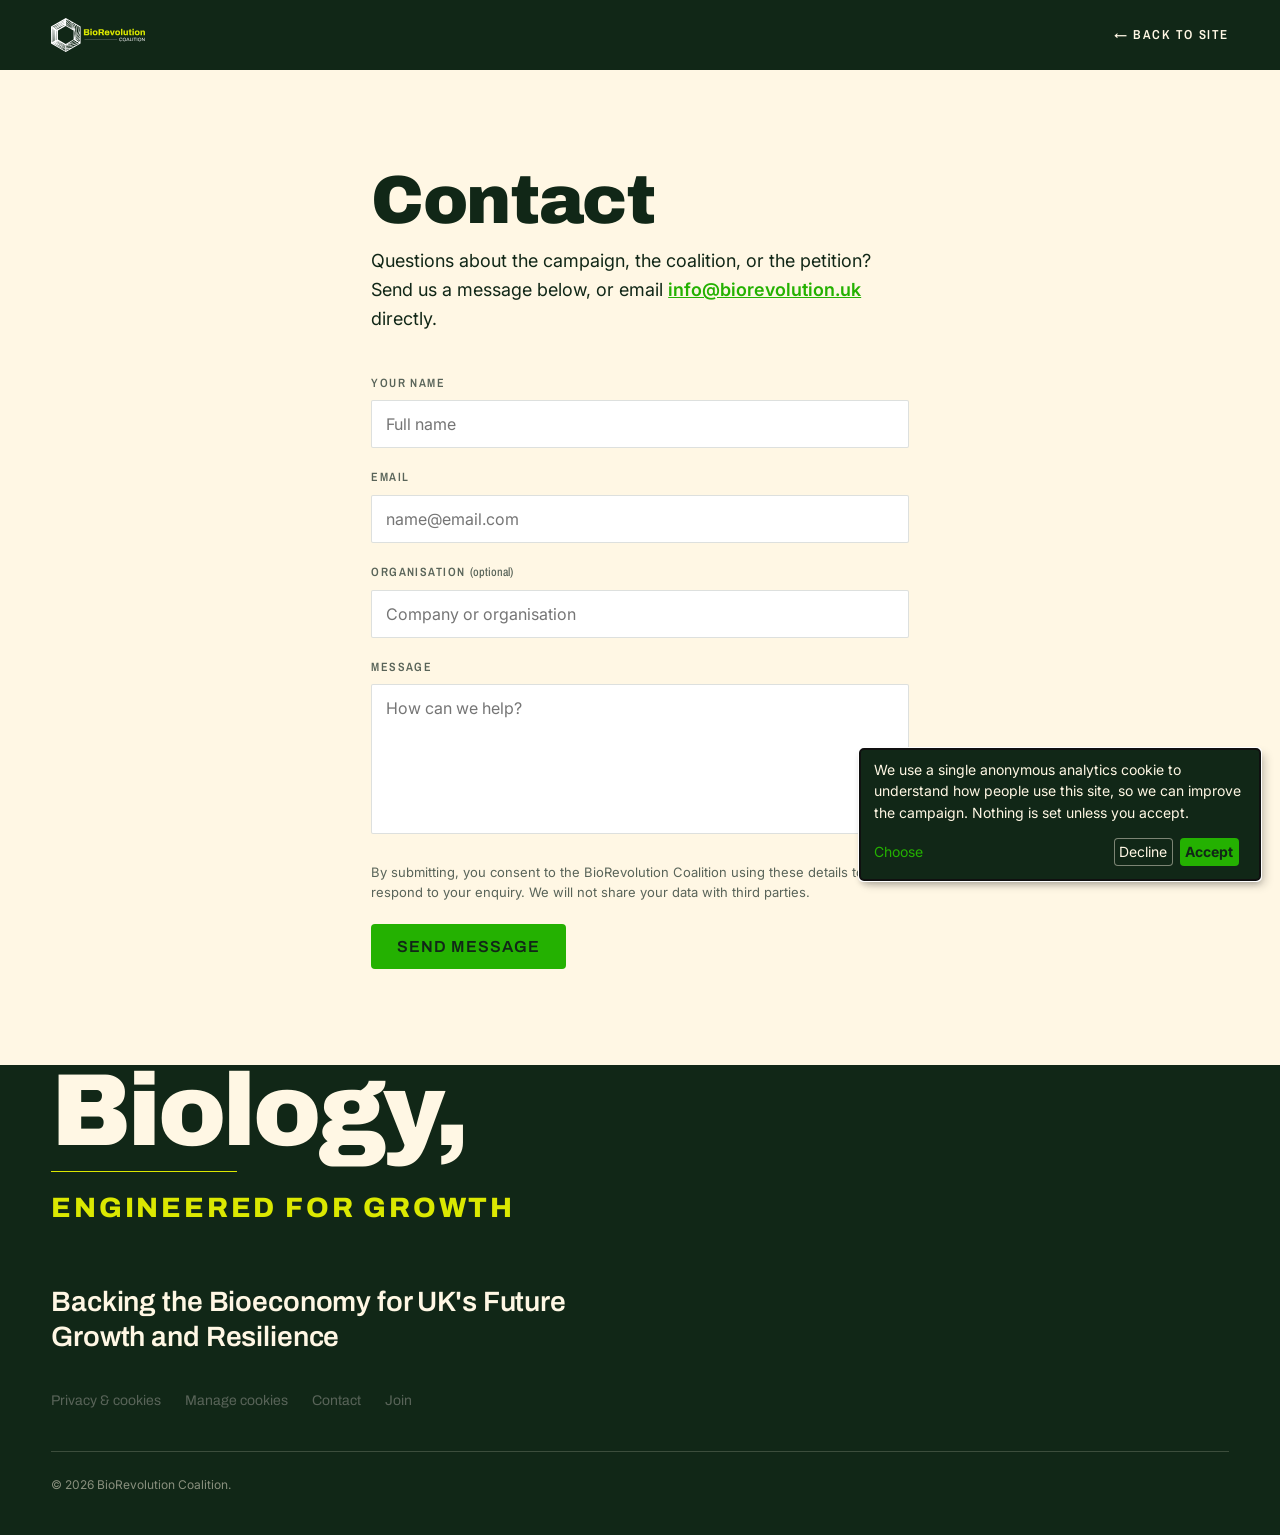
<file: contact.html>
<!doctype html>
<html lang="en-GB">
<head>
  <meta charset="utf-8" />
  <meta name="viewport" content="width=device-width, initial-scale=1" />
  <title>Contact - BioRevolution Coalition</title>
  <meta name="description" content="Get in touch with the BioRevolution Coalition." />
  <meta name="robots" content="noindex, nofollow" />

  <!-- =====================================================================
       Analytics + consent (Google Analytics 4, gated by Klaro)
       Same wiring as index.html so consent works site-wide.
       GA4 Measurement ID: G-4NM9GXGLPD (biorevolution.uk web data stream).
       ===================================================================== -->
  <script>
    window.dataLayer = window.dataLayer || [];
    function gtag(){ dataLayer.push(arguments); }
    gtag('consent', 'default', {
      ad_storage: 'denied',
      analytics_storage: 'denied',
      ad_user_data: 'denied',
      ad_personalization: 'denied'
    });
    gtag('js', new Date());
    gtag('config', 'G-4NM9GXGLPD', { anonymize_ip: true });
  </script>
  <script type="text/plain" data-type="application/javascript" data-name="google-analytics"
          data-src="https://www.googletagmanager.com/gtag/js?id=G-4NM9GXGLPD" async></script>

  <script defer src="klaro-config.js"></script>
  <script defer src="klaro.js"></script>

  <!-- Fonts (match the main site) -->
  <link rel="preconnect" href="https://fonts.googleapis.com">
  <link rel="preconnect" href="https://fonts.gstatic.com" crossorigin>
  <link href="https://fonts.googleapis.com/css2?family=Archivo:wght@400;600;800;900&family=Archivo+Narrow:wght@600&family=Inter:wght@400;500&display=swap" rel="stylesheet">

  <link rel="stylesheet" href="styles.css?v=20260708" />

  <style>
    /* Scoped styling for this page only - mirrors privacy.html. */
    .legal-header {
      background: var(--forest-ink);
      padding: 18px var(--gutter);
      display: flex;
      align-items: center;
      justify-content: space-between;
    }
    .legal-header .brand img { height: 34px; display: block; }
    .legal-header .back {
      font-family: var(--font-narrow);
      font-weight: 600;
      font-size: 13px;
      letter-spacing: .12em;
      text-transform: uppercase;
      color: var(--cream);
      text-decoration: none;
    }
    .legal-header .back:hover { color: var(--chartreuse); }

    .contact {
      max-width: 640px;
      margin: 0 auto;
      padding: clamp(48px, 8vw, 96px) var(--gutter) 96px;
      color: var(--forest-ink);
    }
    .contact h1 {
      font-family: var(--font-sans);
      font-weight: 900;
      font-size: clamp(40px, 7vw, 68px);
      line-height: 1.02;
      letter-spacing: -.02em;
      margin: 0 0 12px;
    }
    .contact .intro {
      font-family: var(--font-meta);
      font-size: 18px;
      line-height: 1.6;
      margin: 0 0 40px;
      color: var(--forest-ink);
    }
    .contact .intro a { color: var(--leaf-green); font-weight: 600; }

    /* Form - light-background styling */
    .contact-form .field { margin: 0 0 20px; }
    .contact-form label {
      display: block;
      font-family: var(--font-narrow);
      font-weight: 600;
      font-size: 12px;
      letter-spacing: .12em;
      text-transform: uppercase;
      color: var(--sage);
      margin: 0 0 8px;
    }
    .contact-form input,
    .contact-form textarea {
      width: 100%;
      font-family: var(--font-meta);
      font-size: 16px;
      color: var(--forest-ink);
      background: #fff;
      border: 1px solid var(--hairline);
      border-radius: 2px;
      padding: 13px 14px;
      box-sizing: border-box;
    }
    .contact-form textarea { min-height: 150px; resize: vertical; }
    .contact-form input:focus,
    .contact-form textarea:focus {
      outline: none;
      border-color: var(--leaf-green);
      box-shadow: 0 0 0 2px rgba(36, 177, 1, .18);
    }
    /* Honeypot - hidden from people, catches bots */
    .contact-form .hp-field { position: absolute; left: -9999px; width: 1px; height: 1px; opacity: 0; }
    .contact-consent {
      font-family: var(--font-meta);
      font-size: 13px;
      line-height: 1.5;
      color: var(--sage);
      margin: 4px 0 22px;
    }
    .contact-form .btn { border: 0; cursor: pointer; }

    .contact-thanks h2 {
      font-family: var(--font-sans);
      font-weight: 800;
      font-size: clamp(24px, 4vw, 34px);
      margin: 0 0 12px;
    }
    .contact-thanks p { font-family: var(--font-meta); font-size: 17px; line-height: 1.6; }
  </style>
</head>
<body>

  <header class="legal-header">
    <a class="brand" href="/index.html#top">
      <img src="Images/BioRevolutions-white%20with%20yellow%20text.svg" alt="BioRevolution Coalition" />
    </a>
    <a class="back" href="/index.html#top">&larr; Back to site</a>
  </header>

  <main class="contact">
    <h1>Contact</h1>
    <p class="intro">Questions about the campaign, the coalition, or the petition? Send us a message below, or email <a href="mailto:info@biorevolution.uk">info@biorevolution.uk</a> directly.</p>

    <form class="contact-form" id="contact-form" action="https://api.web3forms.com/submit" method="POST">
      <input type="hidden" name="access_key" value="a59a30aa-395b-4186-a604-82c313a7559b" />
      <input type="hidden" name="subject" value="New BioRevolution Coalition contact enquiry" />
      <input type="hidden" name="from_name" value="BioRevolution Coalition" />
      <input type="checkbox" name="botcheck" class="hp-field" tabindex="-1" autocomplete="off" />

      <div class="field">
        <label for="cf-name">Your name</label>
        <input id="cf-name" name="name" type="text" placeholder="Full name" autocomplete="name" required />
      </div>
      <div class="field">
        <label for="cf-email">Email</label>
        <input id="cf-email" name="email" type="email" placeholder="name@email.com" autocomplete="email" required />
      </div>
      <div class="field">
        <label for="cf-org">Organisation <span style="text-transform:none;letter-spacing:0;font-weight:500;color:var(--sage)">(optional)</span></label>
        <input id="cf-org" name="organisation" type="text" placeholder="Company or organisation" autocomplete="organization" />
      </div>
      <div class="field">
        <label for="cf-message">Message</label>
        <textarea id="cf-message" name="message" placeholder="How can we help?" required></textarea>
      </div>

      <p class="contact-consent">By submitting, you consent to the BioRevolution Coalition using these details to respond to your enquiry. We will not share your data with third parties.</p>
      <button type="submit" class="btn">Send message</button>
    </form>

    <div class="contact-thanks" id="contact-thanks" hidden>
      <h2>Thanks - we will be in touch.</h2>
      <p>Your message is with the coalition. We will reply to the email address you gave us as soon as we can.</p>
    </div>
  </main>

  <!-- Reuse the site footer -->
  <footer class="site-footer" aria-label="Footer">
    <div class="wrap">
      <div class="foot-lockup">
        <div class="lockup">
          <div class="one">Biology,</div>
          <div class="rule-line" style="background: var(--chartreuse);"></div>
          <div class="two-l" style="color: var(--chartreuse);">Engineered for growth</div>
        </div>
      </div>
      <p class="sub-strap">Backing the Bioeconomy for UK's Future Growth and Resilience</p>
      <div class="foot-meta">
        <div class="links">
          <a href="/privacy.html">Privacy &amp; cookies</a>
          <a href="#" onclick="klaro.show(); return false;">Manage cookies</a>
          <a href="/contact.html">Contact</a>
          <a href="/index.html#join">Join</a>
        </div>
      </div>
      <div class="foot-bottom">
        <span>&copy; 2026 BioRevolution Coalition.</span>
      </div>
    </div>
  </footer>

  <!-- Klaro consent banner/modal mounts here -->
  <div id="klaro"></div>

  <!-- Contact form: same Web3Forms routing as the Join form, with inline thanks. -->
  <script>
    (function () {
      const form = document.getElementById('contact-form');
      const thanks = document.getElementById('contact-thanks');
      if (!form || !thanks) return;
      form.addEventListener('submit', async (event) => {
        event.preventDefault();
        const submitBtn = form.querySelector('button[type="submit"]');
        if (submitBtn) { submitBtn.disabled = true; submitBtn.textContent = 'Sending...'; }
        try {
          const res = await fetch(form.action, {
            method: 'POST',
            body: new FormData(form),
            headers: { Accept: 'application/json' }
          });
          const data = await res.json().catch(() => ({}));
          if (res.ok && data.success) {
            form.hidden = true;
            thanks.hidden = false;
            thanks.scrollIntoView({ behavior: 'smooth', block: 'nearest' });
          } else {
            throw new Error(data.message || 'Submission failed');
          }
        } catch (err) {
          if (submitBtn) { submitBtn.disabled = false; submitBtn.textContent = 'Send message'; }
          alert('Sorry - something went wrong. Please email info@biorevolution.uk and we will get back to you.');
          console.error('Contact form error:', err);
        }
      });
    })();
  </script>

</body>
</html>
</file>
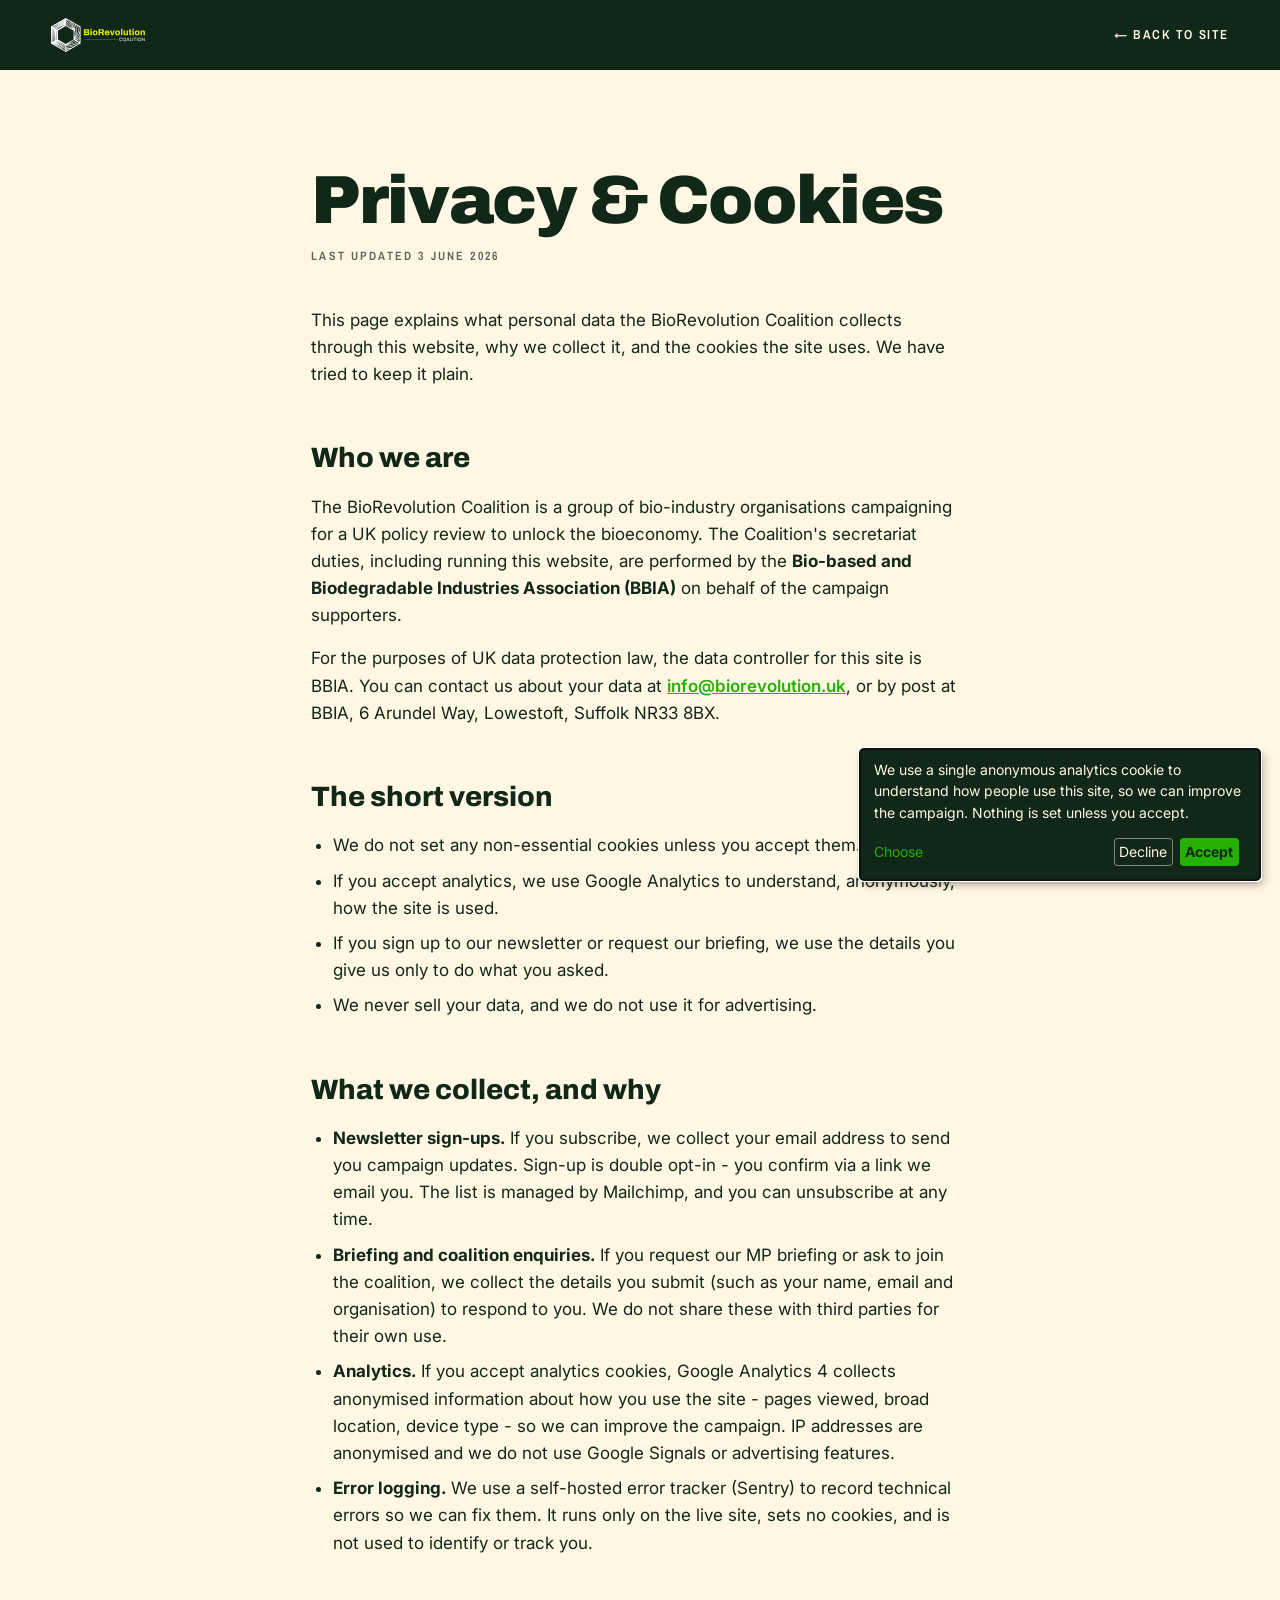
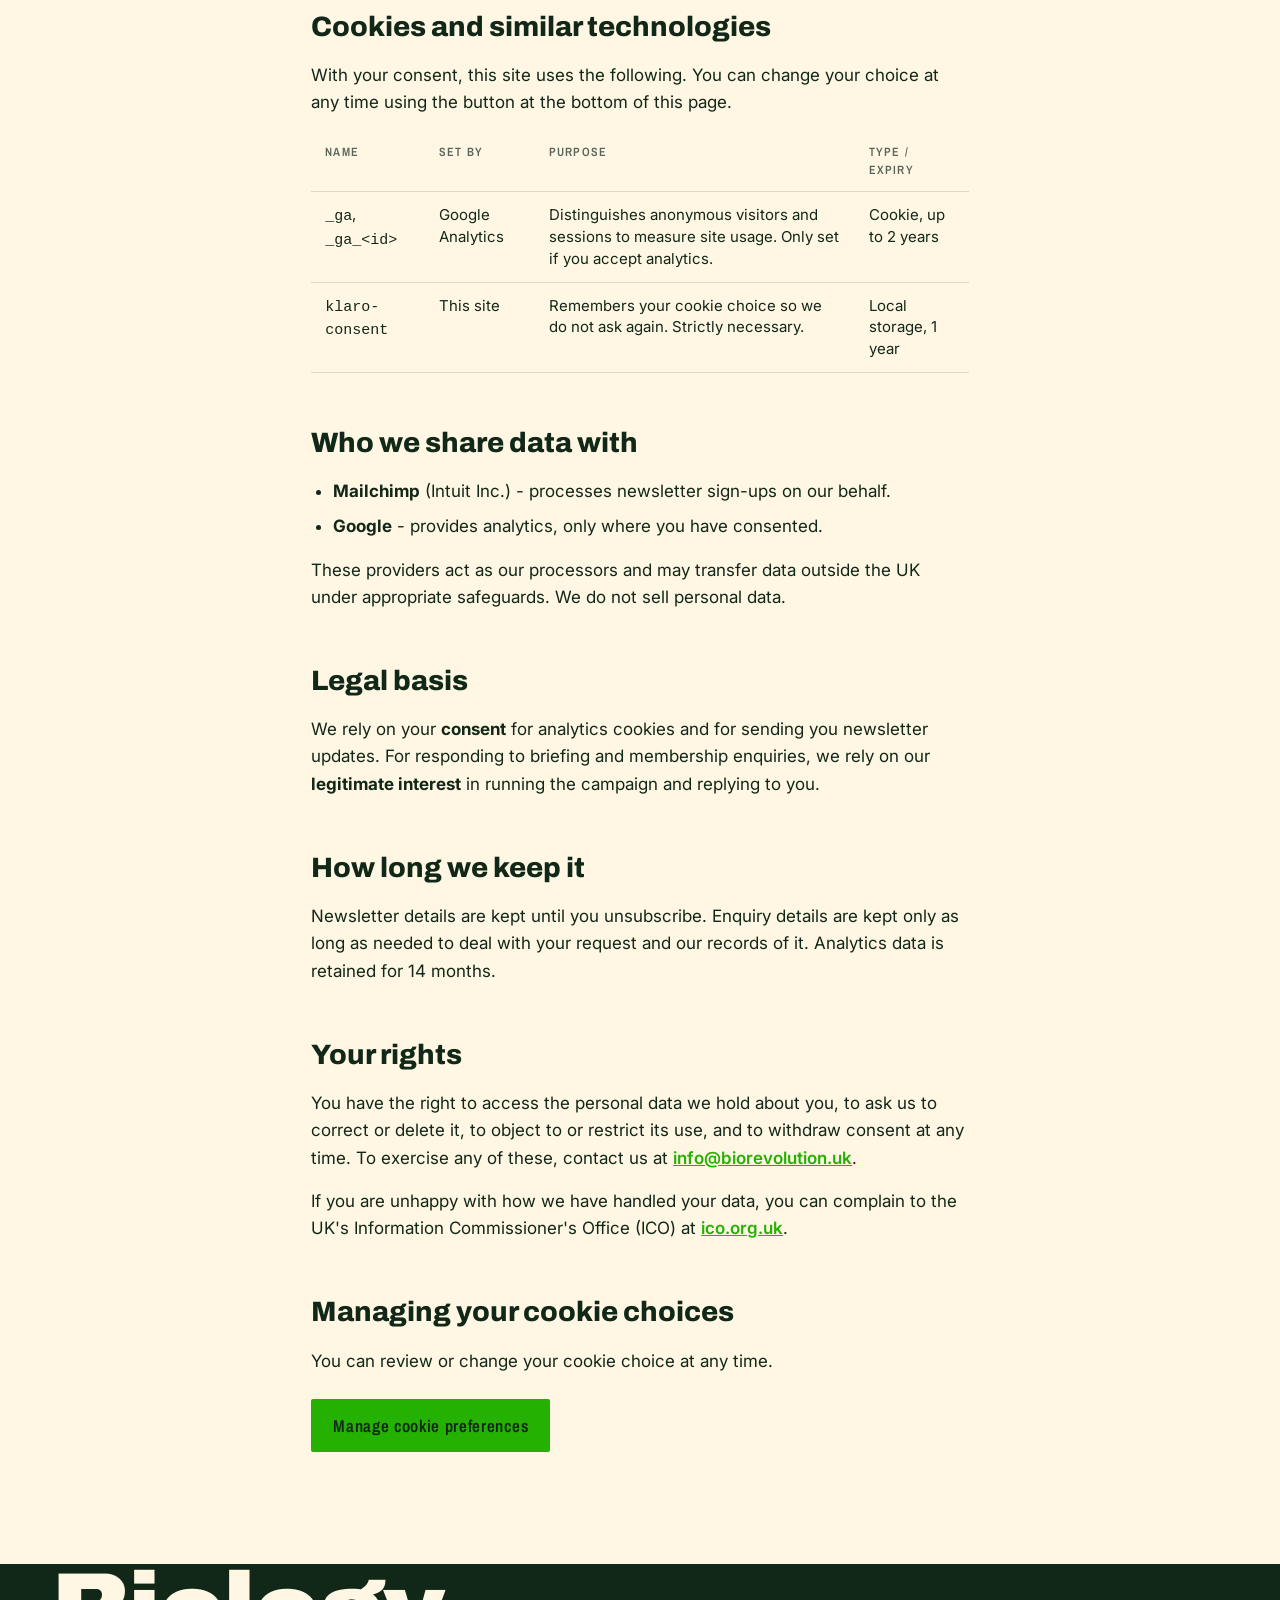
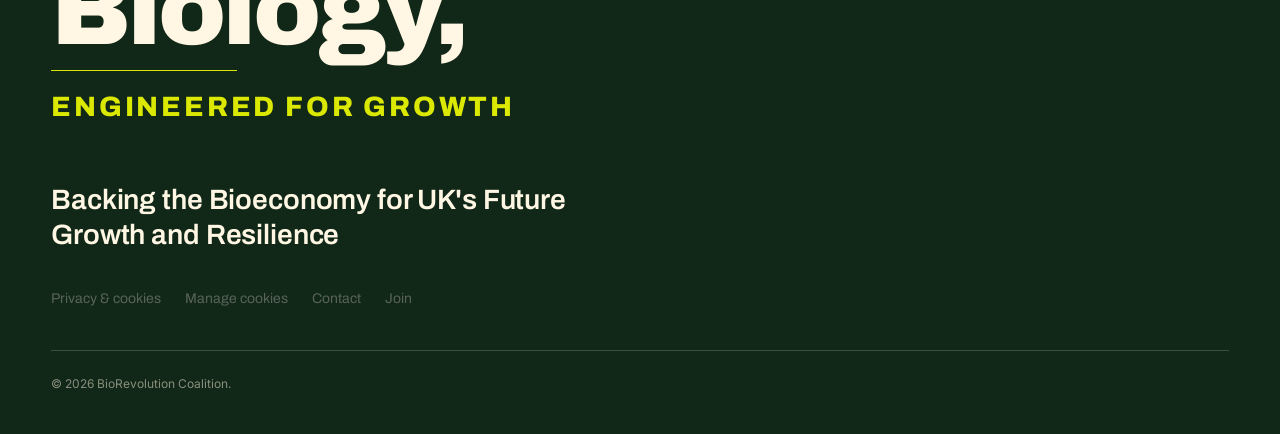
<file: privacy.html>
<!doctype html>
<html lang="en-GB">
<head>
  <meta charset="utf-8" />
  <meta name="viewport" content="width=device-width, initial-scale=1" />
  <title>Privacy &amp; Cookies - BioRevolution Coalition</title>
  <meta name="description" content="How the BioRevolution Coalition handles your data, and the cookies this site uses." />
  <meta name="robots" content="index, follow" />

  <!-- =====================================================================
       Analytics + consent (Google Analytics 4, gated by Klaro)
       Same wiring as index.html so consent works site-wide.
       GA4 Measurement ID: G-4NM9GXGLPD (biorevolution.uk web data stream).
       ===================================================================== -->
  <script>
    window.dataLayer = window.dataLayer || [];
    function gtag(){ dataLayer.push(arguments); }
    gtag('consent', 'default', {
      ad_storage: 'denied',
      analytics_storage: 'denied',
      ad_user_data: 'denied',
      ad_personalization: 'denied'
    });
    gtag('js', new Date());
    gtag('config', 'G-4NM9GXGLPD', { anonymize_ip: true });
  </script>
  <script type="text/plain" data-type="application/javascript" data-name="google-analytics"
          data-src="https://www.googletagmanager.com/gtag/js?id=G-4NM9GXGLPD" async></script>

  <script defer src="klaro-config.js"></script>
  <script defer src="klaro.js"></script>

  <!-- Fonts (match the main site) -->
  <link rel="preconnect" href="https://fonts.googleapis.com">
  <link rel="preconnect" href="https://fonts.gstatic.com" crossorigin>
  <link href="https://fonts.googleapis.com/css2?family=Archivo:wght@400;600;800;900&family=Archivo+Narrow:wght@600&family=Inter:wght@400;500&display=swap" rel="stylesheet">

  <link rel="stylesheet" href="styles.css?v=20260708" />

  <style>
    /* Scoped styling for this legal page only. */
    .legal-header {
      background: var(--forest-ink);
      padding: 18px var(--gutter);
      display: flex;
      align-items: center;
      justify-content: space-between;
    }
    .legal-header .brand img { height: 34px; display: block; }
    .legal-header .back {
      font-family: var(--font-narrow);
      font-weight: 600;
      font-size: 13px;
      letter-spacing: .12em;
      text-transform: uppercase;
      color: var(--cream);
      text-decoration: none;
    }
    .legal-header .back:hover { color: var(--chartreuse); }

    .legal {
      max-width: 760px;
      margin: 0 auto;
      padding: clamp(48px, 8vw, 96px) var(--gutter) 96px;
      color: var(--forest-ink);
    }
    .legal h1 {
      font-family: var(--font-sans);
      font-weight: 900;
      font-size: clamp(40px, 7vw, 68px);
      line-height: 1.02;
      letter-spacing: -.02em;
      margin: 0 0 12px;
    }
    .legal .updated {
      font-family: var(--font-narrow);
      font-weight: 600;
      font-size: 12px;
      letter-spacing: .18em;
      text-transform: uppercase;
      color: var(--sage);
      margin: 0 0 40px;
    }
    .legal h2 {
      font-family: var(--font-sans);
      font-weight: 800;
      font-size: clamp(22px, 3vw, 28px);
      margin: 48px 0 14px;
    }
    .legal p, .legal li { font-family: var(--font-meta); font-size: 17px; line-height: 1.6; }
    .legal p { margin: 0 0 16px; }
    .legal ul { margin: 0 0 16px; padding-left: 22px; }
    .legal li { margin: 0 0 8px; }
    .legal a { color: var(--leaf-green); font-weight: 600; }
    .legal .placeholder {
      background: rgba(255, 191, 0, .18);
      border-bottom: 2px solid var(--amber);
      padding: 0 4px;
      font-style: normal;
    }
    .legal table {
      width: 100%;
      border-collapse: collapse;
      margin: 8px 0 24px;
      font-family: var(--font-meta);
      font-size: 15px;
    }
    .legal th, .legal td {
      text-align: left;
      padding: 12px 14px;
      border-bottom: 1px solid var(--hairline);
      vertical-align: top;
      line-height: 1.45;
    }
    .legal th {
      font-family: var(--font-narrow);
      font-weight: 600;
      font-size: 12px;
      letter-spacing: .1em;
      text-transform: uppercase;
      color: var(--sage);
    }
    .legal .manage-btn {
      display: inline-block;
      margin-top: 8px;
      background: var(--leaf-green);
      color: var(--forest-ink);
      font-family: var(--font-narrow);
      font-weight: 600;
      letter-spacing: .04em;
      text-decoration: none;
      padding: 13px 22px;
      border-radius: 2px;
    }
    .legal .manage-btn:hover { background: var(--chartreuse); }
  </style>
</head>
<body>

  <header class="legal-header">
    <a class="brand" href="/index.html#top">
      <img src="Images/BioRevolutions-white%20with%20yellow%20text.svg" alt="BioRevolution Coalition" />
    </a>
    <a class="back" href="/index.html#top">&larr; Back to site</a>
  </header>

  <main class="legal">
    <h1>Privacy &amp; Cookies</h1>
    <p class="updated">Last updated 3 June 2026</p>

    <p>This page explains what personal data the BioRevolution Coalition collects through this website, why we collect it, and the cookies the site uses. We have tried to keep it plain.</p>

    <h2>Who we are</h2>
    <p>The BioRevolution Coalition is a group of bio-industry organisations campaigning for a UK policy review to unlock the bioeconomy. The Coalition's secretariat duties, including running this website, are performed by the <strong>Bio-based and Biodegradable Industries Association (BBIA)</strong> on behalf of the campaign supporters.</p>
    <p>For the purposes of UK data protection law, the data controller for this site is BBIA. You can contact us about your data at <a href="mailto:info@biorevolution.uk">info@biorevolution.uk</a>, or by post at BBIA, 6 Arundel Way, Lowestoft, Suffolk NR33 8BX.</p>

    <h2>The short version</h2>
    <ul>
      <li>We do not set any non-essential cookies unless you accept them.</li>
      <li>If you accept analytics, we use Google Analytics to understand, anonymously, how the site is used.</li>
      <li>If you sign up to our newsletter or request our briefing, we use the details you give us only to do what you asked.</li>
      <li>We never sell your data, and we do not use it for advertising.</li>
    </ul>

    <h2>What we collect, and why</h2>
    <ul>
      <li><strong>Newsletter sign-ups.</strong> If you subscribe, we collect your email address to send you campaign updates. Sign-up is double opt-in - you confirm via a link we email you. The list is managed by Mailchimp, and you can unsubscribe at any time.</li>
      <li><strong>Briefing and coalition enquiries.</strong> If you request our MP briefing or ask to join the coalition, we collect the details you submit (such as your name, email and organisation) to respond to you. We do not share these with third parties for their own use.</li>
      <li><strong>Analytics.</strong> If you accept analytics cookies, Google Analytics 4 collects anonymised information about how you use the site - pages viewed, broad location, device type - so we can improve the campaign. IP addresses are anonymised and we do not use Google Signals or advertising features.</li>
      <li><strong>Error logging.</strong> We use a self-hosted error tracker (Sentry) to record technical errors so we can fix them. It runs only on the live site, sets no cookies, and is not used to identify or track you.</li>
    </ul>

    <h2>Cookies and similar technologies</h2>
    <p>With your consent, this site uses the following. You can change your choice at any time using the button at the bottom of this page.</p>
    <table>
      <thead>
        <tr><th>Name</th><th>Set by</th><th>Purpose</th><th>Type / expiry</th></tr>
      </thead>
      <tbody>
        <tr>
          <td><code>_ga</code>, <code>_ga_&lt;id&gt;</code></td>
          <td>Google Analytics</td>
          <td>Distinguishes anonymous visitors and sessions to measure site usage. Only set if you accept analytics.</td>
          <td>Cookie, up to 2 years</td>
        </tr>
        <tr>
          <td><code>klaro-consent</code></td>
          <td>This site</td>
          <td>Remembers your cookie choice so we do not ask again. Strictly necessary.</td>
          <td>Local storage, 1 year</td>
        </tr>
      </tbody>
    </table>

    <h2>Who we share data with</h2>
    <ul>
      <li><strong>Mailchimp</strong> (Intuit Inc.) - processes newsletter sign-ups on our behalf.</li>
      <li><strong>Google</strong> - provides analytics, only where you have consented.</li>
    </ul>
    <p>These providers act as our processors and may transfer data outside the UK under appropriate safeguards. We do not sell personal data.</p>

    <h2>Legal basis</h2>
    <p>We rely on your <strong>consent</strong> for analytics cookies and for sending you newsletter updates. For responding to briefing and membership enquiries, we rely on our <strong>legitimate interest</strong> in running the campaign and replying to you.</p>

    <h2>How long we keep it</h2>
    <p>Newsletter details are kept until you unsubscribe. Enquiry details are kept only as long as needed to deal with your request and our records of it. Analytics data is retained for 14 months.</p>

    <h2>Your rights</h2>
    <p>You have the right to access the personal data we hold about you, to ask us to correct or delete it, to object to or restrict its use, and to withdraw consent at any time. To exercise any of these, contact us at <a href="mailto:info@biorevolution.uk">info@biorevolution.uk</a>.</p>
    <p>If you are unhappy with how we have handled your data, you can complain to the UK's Information Commissioner's Office (ICO) at <a href="https://ico.org.uk/" target="_blank" rel="noopener">ico.org.uk</a>.</p>

    <h2>Managing your cookie choices</h2>
    <p>You can review or change your cookie choice at any time.</p>
    <p><a class="manage-btn" href="#" onclick="klaro.show(); return false;">Manage cookie preferences</a></p>
  </main>

  <!-- Reuse the site footer -->
  <footer class="site-footer" aria-label="Footer">
    <div class="wrap">
      <div class="foot-lockup">
        <div class="lockup">
          <div class="one">Biology,</div>
          <div class="rule-line" style="background: var(--chartreuse);"></div>
          <div class="two-l" style="color: var(--chartreuse);">Engineered for growth</div>
        </div>
      </div>
      <p class="sub-strap">Backing the Bioeconomy for UK's Future Growth and Resilience</p>
      <div class="foot-meta">
        <div class="links">
          <a href="/privacy.html">Privacy &amp; cookies</a>
          <a href="#" onclick="klaro.show(); return false;">Manage cookies</a>
          <a href="/contact.html">Contact</a>
          <a href="/index.html#join">Join</a>
        </div>
      </div>
      <div class="foot-bottom">
        <span>&copy; 2026 BioRevolution Coalition.</span>
      </div>
    </div>
  </footer>

  <!-- Klaro consent banner/modal mounts here -->
  <div id="klaro"></div>

</body>
</html>
</file>
<file: styles.css>
/* =============================================================
   BioRevolution Coalition  |  Site styles (prototype)
   Tokens and primitives lifted from brandbook.html
   ============================================================= */

:root {
  /* Palette */
  --forest-ink:   #112717;
  --sage:         #596459;
  --leaf-green:   #24B101;
  --chartreuse:   #DBE801;
  --cream:        #FFF7E4;
  --amber:        #FFBF00;

  /* Fossil-contrast greys */
  --fossil-dark:  #2A2D2E;
  --fossil-mid:   #5C5F60;
  --fossil-light: #B8BABA;

  /* Semantic */
  --bg-default:    var(--cream);
  --bg-inverse:    var(--forest-ink);
  --text-default:  var(--forest-ink);
  --text-inverse:  var(--cream);
  --text-muted:    var(--sage);
  --cta-bg:        var(--leaf-green);
  --cta-text:      var(--forest-ink);
  --cta-hover-bg:  var(--chartreuse);
  --highlight:     var(--chartreuse);
  --hairline:      rgba(17,39,23,.14);
  --hairline-ink:  rgba(255,247,228,.18);

  /* Type */
  --font-sans:   "Archivo", "Helvetica Neue", Arial, sans-serif;
  --font-narrow: "Archivo Narrow", "Archivo", sans-serif;
  --font-meta:   "Inter", "Archivo", sans-serif;

  /* Motion */
  --ease-organic: cubic-bezier(0.22, 1, 0.36, 1);

  /* Structure */
  --gutter: clamp(24px, 4vw, 64px);
  --max:    1280px;
  --section-pad: 120px;

  /* Shared voronoi background for hex cards (ink tint) */
  --voronoi-ink: url("data:image/svg+xml;utf8,<svg xmlns='http://www.w3.org/2000/svg' viewBox='0 0 200 200'><g stroke='%23DBE801' stroke-width='1.5' fill='none'><path d='M20 55 L 60 70 L 90 40 L 100 10'/><path d='M60 70 L 80 110 L 40 130 L 20 90'/><path d='M80 110 L 120 100 L 140 60 L 170 40'/><path d='M120 100 L 150 130 L 170 110 L 180 55'/><path d='M40 130 L 70 160 L 50 180 L 20 145'/><path d='M70 160 L 110 155 L 130 180 L 100 190'/><path d='M110 155 L 150 150 L 170 180 L 180 145'/><path d='M150 130 L 150 150'/></g></svg>");
  --voronoi-cream: url("data:image/svg+xml;utf8,<svg xmlns='http://www.w3.org/2000/svg' viewBox='0 0 200 200'><g stroke='%23112717' stroke-width='1.5' fill='none'><path d='M20 55 L 60 70 L 90 40 L 100 10'/><path d='M60 70 L 80 110 L 40 130 L 20 90'/><path d='M80 110 L 120 100 L 140 60 L 170 40'/><path d='M120 100 L 150 130 L 170 110 L 180 55'/><path d='M40 130 L 70 160 L 50 180 L 20 145'/><path d='M70 160 L 110 155 L 130 180 L 100 190'/><path d='M110 155 L 150 150 L 170 180 L 180 145'/><path d='M150 130 L 150 150'/></g></svg>");
  --mycelium-ink: url("data:image/svg+xml;utf8,<svg xmlns='http://www.w3.org/2000/svg' viewBox='0 0 400 400'><g stroke='%2324B101' stroke-width='1.5' fill='none' stroke-linecap='round'><path d='M200 40 C 180 100, 220 160, 200 220 C 190 260, 160 300, 120 340'/><path d='M200 120 C 240 160, 280 180, 320 200'/><path d='M200 220 C 240 240, 280 280, 340 320'/><path d='M200 140 C 160 180, 120 200, 80 220'/><path d='M200 260 C 160 300, 120 320, 60 340'/><path d='M200 200 C 220 280, 240 360, 260 380'/></g></svg>");
}

/* --- Reset + base --- */
*, *::before, *::after { box-sizing: border-box; }
html { scroll-behavior: smooth; }
body {
  margin: 0;
  font-family: var(--font-sans);
  font-weight: 400;
  font-size: 18px;
  line-height: 1.55;
  color: var(--text-default);
  background: var(--bg-default);
  -webkit-font-smoothing: antialiased;
  -moz-osx-font-smoothing: grayscale;
  text-rendering: optimizeLegibility;
}
img { max-width: 100%; display: block; }
a { color: inherit; }

/* =============================================================
   Section shell
   ============================================================= */
section.bk {
  padding: var(--section-pad) var(--gutter);
  position: relative;
  overflow: hidden;
}
section.bk.dark  { background: var(--bg-inverse); color: var(--text-inverse); }
section.bk.light { background: var(--bg-default); color: var(--text-default); }

section.bk#situation,
section.bk#case-studies { padding-top: 0; }

.wrap { max-width: var(--max); margin: 0 auto; position: relative; }

/* Running header */
.running {
  display: flex; justify-content: space-between; align-items: center;
  font-family: var(--font-narrow);
  font-weight: 600; font-size: 12px;
  letter-spacing: .22em; text-transform: uppercase;
  margin-bottom: clamp(15px, 2.25vh, 27px);
  opacity: .85;
}
.running .dot {
  width: 6px; height: 6px; border-radius: 50%;
  background: var(--leaf-green);
  display: inline-block; margin: 0 10px 2px; vertical-align: middle;
}
.dark .running { color: var(--cream); }
.dark .running .dot { background: var(--chartreuse); }

/* Section label */
.label {
  font-family: var(--font-narrow);
  font-weight: 600; font-size: 13px;
  letter-spacing: .22em; text-transform: uppercase;
  color: var(--sage);
  display: inline-flex; align-items: center; gap: 14px;
  margin-bottom: 28px;
}
.dark .label { color: var(--chartreuse); }
.label::before {
  content: ""; width: 28px; height: 1px;
  background: currentColor; display: inline-block; opacity: .7;
}

/* =============================================================
   Typography primitives
   ============================================================= */
.h1 {
  font-weight: 900;
  font-size: clamp(40px, 5.6vw, 86px);
  line-height: .96; letter-spacing: -.02em;
  margin: 0 0 .4em;
}
.h2 {
  font-weight: 800;
  font-size: clamp(28px, 3.4vw, 44px);
  line-height: 1.05; letter-spacing: -.01em;
  margin: 0 0 .6em;
}
.h3 { font-weight: 600; font-size: 22px; line-height: 1.2; margin: 0 0 .4em; }
.lead {
  font-weight: 600;
  font-size: clamp(19px, 1.6vw, 22px);
  line-height: 1.4; max-width: 60ch; margin: 0 0 1em;
}
.body p { max-width: 64ch; margin: 0 0 1em; }
.body p:last-child { margin-bottom: 0; }
.muted { color: var(--text-muted); }
.dark .muted { color: rgba(255,247,228,.6); }
.caption {
  font-family: var(--font-meta);
  font-weight: 400; font-size: 13px;
  letter-spacing: .04em; color: var(--sage);
}
.dark .caption { color: rgba(255,247,228,.55); }
hr.rule { height: 1px; background: var(--hairline); border: 0; margin: clamp(40px, 6vh, 72px) 0; }
.dark hr.rule { background: var(--hairline-ink); }
.pad-t { padding-top: clamp(20px, 6vh, 72px); }
.pad-b { padding-bottom: clamp(40px, 6vh, 72px); }
.tight { max-width: 42ch; }
.tight.wider { max-width: 53ch; }
.tight.widest { max-width: 64ch; }
.small { font-size: 14px; }

/* Inline text link (used inside body copy where the URL is not yet wired up) */
.text-link {
  color: var(--leaf-green);
  font-weight: 600;
  text-decoration: underline;
  text-decoration-thickness: 1.5px;
  text-underline-offset: 3px;
  transition: color 150ms var(--ease-organic), text-decoration-color 150ms var(--ease-organic);
}
.text-link:hover { color: var(--forest-ink); text-decoration-color: var(--leaf-green); }
.dark .text-link { color: var(--chartreuse); }
.dark .text-link:hover { color: var(--cream); }

/* =============================================================
   Strapline lockup
   ============================================================= */
.lockup {
  display: inline-flex; flex-direction: column;
  align-items: flex-start; gap: 14px;
}
.lockup .one {
  font-weight: 900;
  font-size: clamp(56px, 8vw, 120px);
  line-height: .9; letter-spacing: -.03em;
}
.lockup .rule-line {
  width: 40%; min-width: 120px; height: 1px;
  background: var(--sage);
}
.dark .lockup .rule-line { background: var(--chartreuse); }
.lockup .two-l {
  font-weight: 800;
  font-size: clamp(18px, 2.2vw, 28px);
  letter-spacing: .10em; text-transform: uppercase;
}
.dark .lockup .two-l { color: var(--chartreuse); }

/* =============================================================
   Button
   ============================================================= */
.btn {
  display: inline-flex; align-items: center; justify-content: center;
  gap: 12px;
  padding: 14px 26px;
  font-family: var(--font-sans);
  font-weight: 600; font-size: 16px;
  letter-spacing: .06em; text-transform: uppercase;
  background: var(--cta-bg);
  color: var(--cta-text);
  border: 0; border-radius: 4px;
  cursor: pointer; text-decoration: none;
  transition: background-color 150ms var(--ease-organic),
              color 150ms var(--ease-organic),
              transform 150ms var(--ease-organic);
}
.btn:hover { background: var(--cta-hover-bg); }
.btn:focus-visible { outline: 2px solid var(--chartreuse); outline-offset: 2px; }
.btn.secondary {
  background: transparent;
  border: 1.5px solid var(--leaf-green);
  color: var(--leaf-green);
}
.btn.secondary:hover { background: var(--leaf-green); color: var(--forest-ink); }
.dark .btn.secondary:hover { color: var(--forest-ink); }
.btn-row { display: flex; gap: 16px; flex-wrap: wrap; }

/* =============================================================
   Sticky nav
   ============================================================= */
.site-nav {
  position: fixed; top: 0; left: 0; right: 0;
  z-index: 100;
  padding: 20px var(--gutter);
  display: flex; align-items: center; justify-content: space-between;
  gap: 24px;
  background: var(--forest-ink);
  border-bottom: 1px solid transparent;
  pointer-events: auto;
  transition: background-color 250ms var(--ease-organic),
              backdrop-filter 250ms var(--ease-organic),
              border-color 250ms var(--ease-organic),
              padding 250ms var(--ease-organic);
}
.site-nav.is-solid {
  background: rgba(17, 39, 23, .92);
  backdrop-filter: saturate(140%) blur(14px);
  -webkit-backdrop-filter: saturate(140%) blur(14px);
  border-bottom-color: var(--hairline-ink);
  padding: 14px var(--gutter);
}
.site-nav.is-solid .brand img { height: 44px; }
.site-nav .brand {
  display: inline-flex; align-items: center; gap: 12px;
  color: var(--cream);
  font-family: var(--font-narrow);
  font-weight: 600; font-size: 12px;
  letter-spacing: .22em; text-transform: uppercase;
}
.site-nav .brand img {
  height: 64px; width: auto; display: block;
  transition: height 250ms var(--ease-organic);
}
.site-nav .links { display: flex; align-items: center; gap: 28px; }
.site-nav .links a:not(.btn) {
  color: var(--cream);
  font-weight: 600; font-size: 15px;
  text-decoration: none;
  opacity: .9;
  transition: opacity 150ms var(--ease-organic), color 150ms var(--ease-organic);
}
.site-nav .links a:not(.btn):hover { opacity: 1; color: var(--chartreuse); }
.site-nav .btn { padding: 10px 18px; font-size: 14px; opacity: 1; }
@media (max-width: 900px) {
  .site-nav .links a:not(.btn) { display: none; }
}
@media (max-width: 720px) {
  .site-nav .brand img { height: 48px; }
  .site-nav.is-solid .brand img { height: 36px; }
  .site-nav .btn { padding: 6px 6px; }
}

/* =============================================================
   S1  HERO
   ============================================================= */
.hero {
  min-height: 100vh;
  display: flex;
  align-items: center;
  padding: clamp(var(--section-pad) + 60px, 18vh, 200px) var(--gutter) clamp(var(--section-pad), 10vh, 120px);
  background: var(--forest-ink);
  color: var(--cream);
  position: relative;
  overflow: hidden;
}
.hero-copy {
  position: relative;
  z-index: 1;
  max-width: 550px;
}
@media (min-width: 1024px) {
  .hero-copy { max-width: 640px; }
}
.hero .eyebrow {
  font-family: var(--font-narrow);
  font-weight: 600; font-size: 12px;
  letter-spacing: .28em; text-transform: uppercase;
  color: var(--chartreuse);
  margin-bottom: 32px;
  display: inline-flex; align-items: center; gap: 14px;
}
.hero .eyebrow::before {
  content: ""; width: 36px; height: 1px; background: var(--chartreuse);
}
.hero .deck {
  font-weight: 600;
  font-size: clamp(19px, 1.6vw, 22px);
  max-width: 42ch;
  color: rgba(255,247,228,.82);
  margin: 32px 0 0;
  line-height: 1.4;
}
.hero .cta-audiences {
  margin-top: clamp(40px, 6vh, 64px);
  display: grid;
  grid-template-columns: repeat(3, minmax(0, 1fr));
  gap: 14px;
  max-width: 640px;
}
.hero .cta-audiences a {
  display: flex; flex-direction: column;
  align-items: flex-start; gap: 10px;
  padding: 18px 20px;
  text-decoration: none;
  background: rgba(255,247,228,.03);
  border: 1px solid var(--hairline-ink);
  color: var(--cream);
  transition: background-color 200ms var(--ease-organic),
              border-color 200ms var(--ease-organic),
              transform 200ms var(--ease-organic);
  position: relative;
  overflow: hidden;
}
.hero .cta-audiences a::before {
  /* hex corner mark */
  content: "";
  position: absolute;
  top: 10px; right: 10px;
  width: 14px; height: 14px;
  background: no-repeat center/contain
    url("data:image/svg+xml;utf8,<svg xmlns='http://www.w3.org/2000/svg' viewBox='0 0 40 40'><polygon points='20,2 36,11 36,29 20,38 4,29 4,11' fill='none' stroke='%23DBE801' stroke-width='2'/></svg>");
  opacity: .75;
}
.hero .cta-audiences a:hover {
  background: rgba(219,232,1,.05);
  border-color: var(--chartreuse);
  transform: translateY(-2px);
}
.hero .cta-audiences .who {
  font-family: var(--font-narrow);
  font-weight: 600; font-size: 11px;
  letter-spacing: .22em; text-transform: uppercase;
  color: var(--chartreuse);
}
.hero .cta-audiences .action {
  font-weight: 800; font-size: 17px;
  letter-spacing: -.005em;
  line-height: 1.15;
}
@media (max-width: 880px) {
  .hero .cta-audiences { grid-template-columns: 1fr; }
}

.hero-art {
  position: absolute;
  top: -11%;
  right: -12%;
  width: 60%;
  height: 120%;
  pointer-events: none;
  overflow: visible;
  display: flex;
  align-items: center;
  justify-content: flex-end;
  mask-image: linear-gradient(to left, rgba(0,0,0,1) 30%, rgba(0,0,0,.6) 60%, transparent 100%);
  -webkit-mask-image: linear-gradient(to left, rgba(0,0,0,1) 30%, rgba(0,0,0,.6) 60%, transparent 100%);
}
.hero-art img {
  width: 110%;
  height: 110%;
  object-fit: contain;
  object-position: right center;
  opacity: .55;
}
@media (max-width: 880px) {
  .hero-art {
    position: absolute;
    top: 0; right: -20%; bottom: 0;
    width: 80%;
    height: 100%;
    opacity: .35;
    mask-image: linear-gradient(to left, rgba(0,0,0,.8) 0%, transparent 80%);
    -webkit-mask-image: linear-gradient(to left, rgba(0,0,0,.8) 0%, transparent 80%);
  }
}


/* =============================================================
   S2  PETITION
   ============================================================= */
/* Section intro: the campaign anchor statement sits above everything as the
   primary heading, with a supporting lede. "Add your voice" steps down to a
   sub-heading (.petition-subhead) so the hierarchy reads top-to-bottom. */
.petition-intro { margin-bottom: clamp(52px, 7vw, 92px); }
.petition-anchor {
  font-weight: 900;
  font-size: clamp(34px, 5.3vw, 68px);
  line-height: 1.03;
  letter-spacing: -.02em;
  max-width: 64rem;
  margin: 0 0 .5em;
}
/* Keep hyphenated compounds whole so the headline doesn't break mid-word. */
.petition-anchor .nowrap { white-space: nowrap; }
/* Sketchy brand-green marker highlight behind the headline. box-decoration-break
   clones the rough SVG stroke onto each wrapped line so it reads like a
   hand-drawn highlighter rather than a solid slab. */
.petition-anchor .hl {
  -webkit-box-decoration-break: clone;
  box-decoration-break: clone;
  background-image: url("data:image/svg+xml,%3Csvg%20xmlns='http://www.w3.org/2000/svg'%20viewBox='0%200%20240%2048'%20preserveAspectRatio='none'%3E%3Cpath%20d='M4,13C42,5,96,10,132,7C176,4,208,8,235,12C239,20,238,33,234,41C196,45,118,41,66,44C38,45,13,44,6,39C1,31,1,19,4,13Z'%20fill='%2324B101'%20fill-opacity='0.5'/%3E%3C/svg%3E");
  background-repeat: no-repeat;
  background-position: 0 50%;
  background-size: 100% 100%;
  padding: 10px 0.12em;
  margin: 0 -0.12em;
}
/* Controlled line breaks on desktop for a clean, wide three-line statement;
   let it wrap naturally on small screens. */
@media (max-width: 700px) { .petition-anchor .anchor-br { display: none; } }
.petition-lede {
  font-weight: 600;
  font-size: clamp(18px, 1.55vw, 21px);
  line-height: 1.55;
  max-width: 55rem;
  text-wrap: pretty;
  margin: 0;
}
.petition-subhead {
  font-weight: 800;
  font-size: clamp(29px, 3.4vw, 46px);
  line-height: 1.05;
  letter-spacing: -.01em;
  margin: 0 0 .5em;
}

.petition-grid {
  display: grid;
  grid-template-columns: minmax(0, 1fr) minmax(0, 1fr);
  gap: clamp(40px, 6vw, 96px);
  align-items: start;
}
@media (max-width: 880px) { .petition-grid { grid-template-columns: 1fr; } }

.progress { margin-top: 8px; }
.progress .petition-status {
  font-family: var(--font-narrow);
  font-weight: 600; font-size: 12px;
  letter-spacing: .22em; text-transform: uppercase;
  opacity: .85;
  margin-bottom: 12px;
}
.progress .petition-status a {
  color: inherit;
  text-decoration: underline;
  text-underline-offset: 3px;
}
.progress .petition-status a:hover { color: var(--leaf-green); }
.dark .progress .petition-status { color: var(--cream); }
.dark .progress .petition-status a:hover { color: var(--chartreuse); }

.progress .count {
  font-weight: 900;
  font-size: clamp(48px, 6.8vw, 82px);
  line-height: 1;
  color: var(--leaf-green);
  letter-spacing: -.02em;
}

/* Petition h1 sized down a touch further than the global section header */
#petition .h1 { font-size: clamp(37px, 5.27vw, 82px); }
.dark .progress .count { color: var(--chartreuse); }
.progress .track {
  height: 24px;
  background: rgba(89,100,89,.2);
  border-radius: 4px;
  overflow: hidden; position: relative;
  margin-top: 18px;
}
.dark .progress .track { background: rgba(255,247,228,.08); }
.progress .fill {
  height: 100%; width: 64.23%;
  background: var(--leaf-green);
  transition: width 1200ms var(--ease-organic);
}
.progress .goal-tick {
  position: absolute;
  right: 7px;
  top: 50%;
  transform: translateY(-50%);
  font-family: var(--font-narrow);
  font-weight: 700;
  font-size: 16px;
  letter-spacing: .14em;
  color: var(--forest-ink);
  pointer-events: none;
}
.dark .progress .goal-tick { color: var(--cream); }
.progress .cap {
  font-family: var(--font-narrow);
  font-weight: 600; font-size: 12px;
  letter-spacing: .22em; text-transform: uppercase;
  color: var(--sage);
  margin-top: 14px;
}

.share-strip {
  display: flex; flex-wrap: wrap;
  gap: 14px;
  margin-top: 28px;
  align-items: center;
}
.share-strip .lbl {
  font-family: var(--font-narrow);
  font-weight: 600; font-size: 12px;
  letter-spacing: .22em; text-transform: uppercase;
  color: var(--sage);
  margin-right: 4px;
}
.share-strip a {
  width: 40px; height: 40px;
  display: inline-flex; align-items: center; justify-content: center;
  border: 1px solid var(--hairline);
  color: var(--forest-ink);
  text-decoration: none;
  transition: background-color 150ms var(--ease-organic),
              color 150ms var(--ease-organic),
              border-color 150ms var(--ease-organic);
}
.share-strip a:hover { background: var(--forest-ink); color: var(--cream); border-color: var(--forest-ink); }
.share-strip svg { width: 18px; height: 18px; }

/* Newsletter signup - sits beneath the share-strip in the petition column.
   Submits to Mailchimp via JSONP (script.js); double opt-in. */
.newsletter-signup { margin-top: 48px; max-width: 480px; }
.newsletter-title {
  font-family: var(--font-narrow);
  font-weight: 600; font-size: 12px;
  letter-spacing: .22em; text-transform: uppercase;
  color: var(--sage);
  margin: 0 0 10px;
}
.newsletter-blurb {
  font-family: var(--font-sans);
  font-size: 16px; line-height: 1.5;
  color: var(--text-default);
  margin: 0 0 18px;
}
.newsletter-form { display: flex; gap: 12px; flex-wrap: wrap; align-items: stretch; }
/* Class selector beats the UA [hidden]{display:none}, so restore it for this form. */
.newsletter-form[hidden] { display: none; }
.newsletter-form input[type="email"] {
  flex: 1 1 220px;
  min-width: 0;
  padding: 14px 16px;
  font-family: var(--font-sans);
  font-size: 16px;
  color: var(--forest-ink);
  background: #fff;
  border: 1px solid var(--hairline);
  border-radius: 4px;
}
.newsletter-form input[type="email"]::placeholder { color: var(--fossil-light); }
.newsletter-form input[type="email"]:focus-visible {
  outline: 2px solid var(--leaf-green); outline-offset: 1px; border-color: var(--leaf-green);
}
.newsletter-form .btn { flex: 0 0 auto; }
.newsletter-form .btn:disabled { opacity: .6; cursor: default; }
/* Honeypot - hidden from people, available to bots that auto-fill */
.newsletter-hp { position: absolute; left: -5000px; }
.newsletter-response {
  display: none;
  margin: 14px 0 0;
  font-family: var(--font-meta);
  font-size: 15px; font-weight: 500; line-height: 1.4;
}
.newsletter-response.is-visible { display: block; }
.newsletter-response.is-success { color: var(--forest-ink); }
.newsletter-response.is-error { color: #A62B1F; }
.newsletter-consent {
  margin: 12px 0 0;
  font-family: var(--font-meta);
  font-size: 13px; line-height: 1.5;
  color: var(--text-muted);
}

/* Screen-reader-only utility */
.visually-hidden {
  position: absolute; width: 1px; height: 1px;
  padding: 0; margin: -1px; overflow: hidden;
  clip: rect(0, 0, 0, 0); white-space: nowrap; border: 0;
}

/* Parliamentary Supporters / Supporting Organisations blocks
   sit beneath the share-strip in the petition right column */
.supporters-block { margin-top: 48px; }
.supporters-block + .supporters-block { margin-top: 40px; }

.supporters-title {
  font-family: var(--font-narrow);
  font-weight: 600;
  font-size: 12px;
  letter-spacing: .22em;
  text-transform: uppercase;
  color: var(--sage);
  margin: 0 0 18px;
}

.supporter-grid {
  display: grid;
  grid-template-columns: repeat(4, minmax(0, 1fr));
  gap: 16px;
}
@media (max-width: 720px) { .supporter-grid { grid-template-columns: repeat(2, 1fr); } }

.supporter-card { display: flex; flex-direction: column; gap: 10px; }
.supporter-photo {
  width: 100%;
  aspect-ratio: 1 / 1;
  background: rgba(89,100,89,.12);
  border: 1px dashed rgba(17,39,23,.18);
  border-radius: 2px;
  overflow: hidden;
}
.supporter-photo.has-photo {
  border: 0;
  background: rgba(89,100,89,.06);
}
.supporter-photo.has-photo img {
  width: 100%;
  height: 100%;
  object-fit: cover;
  object-position: center top;
  display: block;
}
.supporter-name {
  font-family: var(--font-narrow);
  font-weight: 600;
  font-size: 13px;
  letter-spacing: .04em;
  color: var(--forest-ink);
  line-height: 1.25;
}
.supporter-seat {
  display: block;
  margin-top: 2px;
  font-weight: 500;
  font-size: 12px;
  letter-spacing: .02em;
  color: var(--sage);
}

/* Logo band sitting below the two-column petition area. Eight per row,
   left-aligned — partial last row fills from the left edge. Width is capped
   so the eight cells pack tighter (≈30% less space between logos) and the
   band stops short of the full page width, leaving space on the right. */
.supporters-orgs { margin-top: clamp(56px, 7vw, 88px); max-width: 1012px; }

.org-grid {
  display: flex;
  flex-wrap: wrap;
  justify-content: flex-start;
  gap: 16px 20px;
  row-gap: 24px;
  /* Logos are centred in cells wider than themselves, so the first column
     sits ~11px in from the band edge; nudge the whole grid left so the first
     logo of each row lines up with the heading/tag above. Reset on mobile,
     where cells are smaller and the offset differs. */
  margin-left: -14px;
}

.org-slot {
  flex: 0 0 calc((100% - 140px) / 8); /* 8 cols × 7 gaps × 20px = 140px */
  aspect-ratio: 5 / 2;
  display: flex;
  align-items: center;
  justify-content: center;
  background: rgba(89,100,89,.08);
  border: 1px dashed rgba(17,39,23,.18);
  border-radius: 2px;
}
.org-slot.has-logo {
  background: transparent;
  border: 0;
}
/* Campaign-lead tag: standalone label sitting above the grid, left-aligned
   to the BBIA column. Keeping it outside the grid means every cell — BBIA
   included — has the same single-child flex layout, so all logos share
   one centring rule. */
.org-lead-tag {
  font-family: var(--font-narrow);
  font-weight: 600;
  font-size: 10px;
  letter-spacing: .04em;
  text-transform: uppercase;
  color: var(--leaf-green);
  margin: 0 0 8px;
  /* Visual nudge only — moves the tag down toward the BBIA logo without
     altering layout flow, so BBIA's position is unchanged. */
  position: relative;
  top: 8px;
}
/* Single canonical logo height keeps the visual baseline tight regardless of
   each logo's intrinsic aspect ratio. */
.org-slot.has-logo img {
  max-height: 30px;
  max-width: min(100%, 88px);
  width: auto;
  height: auto;
  object-fit: contain;
  display: block;
}

@media (max-width: 760px) {
  .org-slot { flex: 0 0 calc((100% - 100px) / 6); } /* 6 per row */
  .org-grid { margin-left: 0; }
}
@media (max-width: 480px) {
  .org-slot { flex: 0 0 calc((100% - 60px) / 4); } /* 4 per row */
}

/* =============================================================
   S3  CRITICAL FLAW  (dark)
   ============================================================= */
.flaw-grid {
  display: grid;
  grid-template-columns: repeat(2, minmax(0, 1fr));
  gap: 20px;
  margin-top: clamp(32px, 5vh, 48px);
}
@media (max-width: 720px) { .flaw-grid { grid-template-columns: 1fr; } }

.hex-card {
  position: relative;
  padding: 36px;
  background: transparent;
  border: 1.5px solid var(--leaf-green);
  overflow: hidden;
  min-height: 260px;
  color: var(--cream);
  transition: transform 250ms var(--ease-organic);
}
.hex-card::before {
  content: "";
  position: absolute; inset: 0;
  background-image: var(--voronoi-ink);
  background-size: cover;
  opacity: .08;
  transition: opacity 250ms var(--ease-organic);
  pointer-events: none;
}
.hex-card:hover::before { opacity: .22; }
.hex-card:hover { transform: translateY(-3px); }

/* Organic growth vector variant (Flaw 01, Flaw 02) */
.hex-card.organic::before {
  background-image: none;
  background-color: var(--chartreuse);
  -webkit-mask-image: url("Images/Organic%20growth%20vector.svg");
          mask-image: url("Images/Organic%20growth%20vector.svg");
  -webkit-mask-size: 160% auto;
          mask-size: 160% auto;
  -webkit-mask-position: right 20%;
          mask-position: right 20%;
  -webkit-mask-repeat: no-repeat;
          mask-repeat: no-repeat;
  opacity: .09;
}
.hex-card.organic:hover::before { opacity: .16; }
.hex-card .n {
  font-family: var(--font-narrow);
  font-weight: 600; font-size: 12px;
  letter-spacing: .22em; text-transform: uppercase;
  color: var(--chartreuse);
  margin-bottom: 14px;
}
.hex-card h4 {
  font-weight: 800; font-size: 24px;
  letter-spacing: -.005em;
  margin: 0 0 .5em; line-height: 1.15;
}
.hex-card p { margin: 0; font-size: 16px; line-height: 1.5; color: rgba(255,247,228,.78); }

/* =============================================================
   S4  PROBLEM  (light, long-read)
   ============================================================= */
.problem-body {
  max-width: 70ch;
  font-size: 18px; line-height: 1.65;
}
.problem-body p { margin: 0 0 1.1em; }
.pull-quote {
  font-weight: 800;
  font-size: clamp(26px, 3.2vw, 40px);
  line-height: 1.15;
  letter-spacing: -.01em;
  max-width: 22ch;
  margin: clamp(48px, 6vh, 72px) 0;
  padding-left: clamp(16px, 2vw, 24px);
  border-left: 3px solid var(--leaf-green);
  color: var(--forest-ink);
}

.cycle-diagram {
  display: grid;
  grid-template-columns: repeat(2, minmax(0, 1fr));
  gap: 24px;
  align-items: stretch;
  margin: clamp(48px, 6vh, 72px) 0;
}
@media (max-width: 720px) { .cycle-diagram { grid-template-columns: 1fr; } }
.cycle-diagram figure {
  margin: 0;
  padding: 32px;
  border: 1px solid var(--hairline);
  background: var(--cream);
}
.cycle-diagram figure.fossil {
  background: #F4F1E8;
  border-color: var(--fossil-light);
}
.cycle-diagram figcaption {
  font-family: var(--font-narrow);
  font-weight: 600; font-size: 12px;
  letter-spacing: .22em; text-transform: uppercase;
  color: var(--sage);
  margin-bottom: 18px;
}
.cycle-diagram .fossil figcaption { color: var(--fossil-mid); }
.cycle-diagram svg { width: 100%; height: auto; }

/* Accordion */
.accordion { margin-top: clamp(32px, 5vh, 48px); }
.accordion details {
  border-top: 1px solid var(--hairline);
  padding: 20px 0;
}
.accordion details:last-of-type { border-bottom: 1px solid var(--hairline); }
.accordion summary {
  display: flex; align-items: center; gap: 16px;
  cursor: pointer;
  font-weight: 800;
  font-size: clamp(18px, 2vw, 22px);
  letter-spacing: -.005em;
  list-style: none;
  padding: 4px 0;
}
.accordion summary::-webkit-details-marker { display: none; }
.accordion summary .hex {
  flex-shrink: 0;
  width: 32px; height: 32px;
  display: inline-flex; align-items: center; justify-content: center;
  transition: transform 250ms var(--ease-organic);
}
.accordion summary .hex svg { width: 100%; height: 100%; }
.accordion summary .hex line { transition: opacity 200ms var(--ease-organic), stroke 200ms var(--ease-organic); }
.accordion details[open] summary .hex polygon { fill: var(--leaf-green); transition: fill 200ms var(--ease-organic); }
.accordion details[open] summary .hex line { stroke: var(--cream); }
.accordion details[open] summary .hex .hex-plus-v { opacity: 0; }
.accordion .answer {
  padding: 8px 0 0 48px;
  max-width: 62ch;
  color: var(--forest-ink);
  font-size: 17px; line-height: 1.6;
}

/* =============================================================
   S5  INNOVATION GAP  (dark)
   ============================================================= */
.gap-section {
  padding: var(--section-pad) var(--gutter);
  background: var(--forest-ink);
  color: var(--cream);
  position: relative;
  overflow: hidden;
  text-align: center;
}
.gap-section .myc-bg {
  position: absolute;
  inset: 0;
  background-image: var(--mycelium-ink);
  background-size: cover;
  background-position: center;
  opacity: .15;
  pointer-events: none;
}
.gap-section .wrap { position: relative; max-width: 960px; }
.gap-section .label {
  color: var(--chartreuse);
  display: flex;
  justify-content: center;
}
.gap-section .gap-stat {
  font-weight: 900;
  font-size: clamp(70px, 14.4vw, 154px);
  line-height: .9;
  letter-spacing: -.035em;
  color: var(--chartreuse);
  margin: 24px 0 48px;
}
.gap-section .gap-quote {
  font-weight: 800;
  font-size: clamp(22px, 2.6vw, 32px);
  line-height: 1.3;
  max-width: 46ch;
  margin: 0 auto;
  color: var(--cream);
  position: relative;
  text-align: center;
}
.gap-section .gap-quote::before {
  content: "";
  display: block;
  width: 40px; height: 1px;
  background: var(--chartreuse);
  margin: 0 auto 24px;
}
.gap-section .gap-source {
  display: block;
  font-family: var(--font-narrow);
  font-weight: 600; font-size: 12px;
  letter-spacing: .22em; text-transform: uppercase;
  color: rgba(255,247,228,.5);
  margin-top: 28px;
}

/* =============================================================
   S6  SOLUTION  (light, roadmap)
   ============================================================= */
.roadmap {
  margin: clamp(48px, 6vh, 72px) 0;
  position: relative;
  min-height: 240px;
}
.roadmap-svg {
  position: absolute;
  inset: 0;
  width: 100%; height: 100%;
  z-index: 0;
  pointer-events: none;
}
.roadmap .nodes {
  position: relative;
  z-index: 1;
  display: grid;
  grid-template-columns: repeat(5, 1fr);
  gap: 16px;
  padding: 40px 0;
}
@media (max-width: 880px) {
  .roadmap .nodes { grid-template-columns: repeat(1, 1fr); gap: 24px; padding: 0; }
  .roadmap-svg { display: none; }
}

.roadmap-node {
  display: flex; flex-direction: column; align-items: center;
  text-align: center;
  gap: 16px;
}
.roadmap-node .hex-num {
  position: relative;
  width: 84px; height: 96px;
  display: inline-flex; align-items: center; justify-content: center;
  font-weight: 900; font-size: 30px;
  color: var(--forest-ink);
  background: no-repeat center/contain
    url("data:image/svg+xml;utf8,<svg xmlns='http://www.w3.org/2000/svg' viewBox='0 0 100 112'><polygon points='50,4 94,28 94,84 50,108 6,84 6,28' fill='%23FFF7E4' stroke='%2324B101' stroke-width='3'/></svg>");
}
.roadmap-node h4 {
  margin: 0;
  font-weight: 800;
  font-size: 17px;
  letter-spacing: -.005em;
  line-height: 1.2;
  max-width: 18ch;
}
.roadmap-node p {
  margin: 0;
  font-size: 14px;
  color: var(--sage);
  max-width: 22ch;
  line-height: 1.45;
}

.solution-stats {
  display: grid;
  grid-template-columns: repeat(3, minmax(0, 1fr));
  gap: clamp(24px, 3vw, 48px);
  margin-top: clamp(48px, 6vh, 80px);
}
@media (max-width: 720px) { .solution-stats { grid-template-columns: 1fr; } }
.stat { display: flex; flex-direction: column; gap: 10px; }
.stat .lbl {
  font-family: var(--font-narrow);
  font-weight: 600; font-size: 13px;
  letter-spacing: .22em; text-transform: uppercase;
  color: var(--sage);
}
.dark .stat .lbl { color: var(--chartreuse); }
.stat .num {
  font-weight: 900;
  font-size: clamp(48px, 5.8vw, 84px);
  line-height: .95;
  letter-spacing: -.02em;
  color: var(--leaf-green);
  word-break: keep-all;
}
.dark .stat .num { color: var(--chartreuse); }
.stat .desc { font-weight: 600; font-size: 19px; max-width: 28ch; }
.stat .src {
  font-family: var(--font-meta);
  font-size: 12px; color: var(--sage); opacity: .8;
}

/* =============================================================
   S7  CASE STUDIES
   ============================================================= */
.case-list { display: flex; flex-direction: column; gap: 24px; margin-top: clamp(32px, 5vh, 48px); }
.case {
  position: relative;
  border: 1.5px solid var(--forest-ink);
  background: var(--cream);
  overflow: hidden;
}
.case::before {
  content: "";
  position: absolute;
  top: -20%; right: -15%; bottom: -20%; left: -15%;
  background: url("Images/Organic-Lattice1.svg") no-repeat right center / cover;
  opacity: .05;
  pointer-events: none;
  transition: opacity 250ms var(--ease-organic);
}
.case:hover::before { opacity: .08; }

.case > summary {
  display: grid;
  grid-template-columns: auto 1fr auto;
  align-items: center;
  gap: 20px;
  padding: 28px 32px;
  cursor: pointer;
  list-style: none;
  position: relative;
  z-index: 1;
}
.case > summary::-webkit-details-marker { display: none; }
.case > summary .tag {
  font-family: var(--font-narrow);
  font-weight: 600; font-size: 12px;
  letter-spacing: .22em; text-transform: uppercase;
  color: var(--leaf-green);
}
/* Mobile: number and label inline with a bullet separator */
.case > summary .tag-n::after {
  content: " · ";
}
/* Desktop: stack number on top, label underneath */
@media (min-width: 721px) {
  /* Fixed-width label column so every case title shares the same left edge */
  .case > summary .tag {
    width: clamp(150px, 15vw, 190px);
  }
  .case > summary .tag-n,
  .case > summary .tag-lbl {
    display: block;
  }
  .case > summary .tag-n {
    margin-bottom: 4px;
    opacity: .7;
  }
  .case > summary .tag-n::after { content: ""; }
}
.case > summary h3 {
  margin: 0;
  font-weight: 800;
  font-size: clamp(22px, 2.4vw, 28px);
  letter-spacing: -.01em;
  line-height: 1.15;
}
.case > summary .chev {
  width: 28px; height: 28px;
  display: inline-flex; align-items: center; justify-content: center;
  border: 1.5px solid var(--forest-ink);
  transition: transform 250ms var(--ease-organic), background 250ms var(--ease-organic);
  font-weight: 800;
  font-size: 18px;
  line-height: 1;
}
.case[open] > summary .chev {
  background: var(--leaf-green);
  color: var(--cream);
  border-color: var(--leaf-green);
  transform: rotate(45deg);
}
.case .case-body {
  padding: 8px 32px 36px;
  position: relative;
  z-index: 1;
  max-width: 72ch;
}
.case .case-body p { margin: 0 0 1em; font-size: 17px; line-height: 1.6; }

/* =============================================================
   S8  JOIN  (dark)
   ============================================================= */
.join-columns {
  display: grid;
  grid-template-columns: repeat(3, minmax(0, 1fr));
  gap: 32px;
  margin-top: clamp(32px, 5vh, 48px);
}
@media (max-width: 880px) { .join-columns { grid-template-columns: 1fr; } }
.join-col {
  padding: 32px;
  background: rgba(255,247,228,.025);
  border: 1px solid var(--hairline-ink);
  display: flex; flex-direction: column; gap: 16px;
}
.join-col .hex-mark {
  width: 48px; height: 48px;
  margin-bottom: 8px;
}
.join-col .hex-mark img {
  width: 100%; height: 100%;
  object-fit: contain;
}
.join-col h3 {
  margin: 0;
  font-weight: 800;
  font-size: clamp(22px, 2.4vw, 26px);
  color: var(--cream);
  letter-spacing: -.005em;
}
.join-col .who {
  font-family: var(--font-narrow);
  font-weight: 600; font-size: 12px;
  letter-spacing: .22em; text-transform: uppercase;
  color: var(--chartreuse);
}
.join-col p {
  margin: 0;
  font-size: 16px;
  color: rgba(255,247,228,.78);
  line-height: 1.55;
}
.join-col .btn { margin-top: 8px; align-self: flex-start; }

.join-form {
  display: flex; flex-direction: column; gap: 10px;
  margin-top: 4px;
}
.join-form .field { display: flex; flex-direction: column; gap: 6px; }
.join-form label {
  font-family: var(--font-narrow);
  font-weight: 600; font-size: 11px;
  letter-spacing: .22em; text-transform: uppercase;
  color: rgba(255,247,228,.6);
}
.join-form input {
  background: transparent;
  border: 0;
  border-bottom: 1px solid var(--hairline-ink);
  color: var(--cream);
  font-family: var(--font-sans);
  font-size: 15px;
  padding: 8px 0;
  outline: none;
  transition: border-color 150ms var(--ease-organic);
}
.join-form input::placeholder { color: rgba(255,247,228,.35); }
.join-form input:focus { border-color: var(--chartreuse); }
.join-form .hp-field {
  position: absolute !important;
  left: -9999px !important;
  width: 1px !important; height: 1px !important;
  opacity: 0 !important; pointer-events: none !important;
}
.join-consent {
  font-family: var(--font-sans);
  font-size: 12px;
  line-height: 1.5;
  color: rgba(255,247,228,.55);
  margin: 4px 0 0;
}
.join-submit { margin-top: 10px; align-self: flex-start; }
.join-submit[disabled] { opacity: .5; cursor: not-allowed; }
.join-thanks {
  margin-top: 8px;
  padding: 18px 20px;
  border: 1px solid var(--hairline-ink);
  background: rgba(255,247,228,.04);
}
.join-thanks h4 {
  font-family: var(--font-narrow);
  font-weight: 600;
  font-size: 13px;
  letter-spacing: .22em;
  text-transform: uppercase;
  color: var(--chartreuse);
  margin: 0 0 6px;
}
.join-thanks p {
  font-family: var(--font-sans);
  font-size: 14px;
  line-height: 1.5;
  color: rgba(255,247,228,.8);
  margin: 0;
}

/* =============================================================
   S9  FOOTER
   ============================================================= */
.site-footer {
  background: var(--forest-ink);
  color: var(--cream);
  padding: 0 var(--gutter) 40px;
}
.site-footer .wrap { max-width: var(--max); margin: 0 auto; }
.site-footer .foot-lockup {
  margin-bottom: clamp(48px, 6vh, 72px);
}
.site-footer .sub-strap {
  font-weight: 600;
  font-size: clamp(22px, 2.4vw, 28px);
  line-height: 1.25;
  max-width: 36ch;
  color: var(--cream);
  margin: 0 0 16px;
  letter-spacing: -.005em;
}
.site-footer .secretariat-note {
  font-size: 13px;
  line-height: 1.55;
  max-width: 60ch;
  color: rgba(255,247,228,.55);
  margin: 0 0 clamp(48px, 6vh, 72px);
  text-wrap: pretty; /* avoid a single-word widow on the last line */
}
.site-footer .secretariat-note a {
  color: rgba(255,247,228,.85);
  text-decoration: underline;
  text-underline-offset: 2px;
}
.site-footer .secretariat-note a:hover { color: var(--chartreuse); }
.coalition-strip {
  display: grid;
  grid-template-columns: repeat(6, minmax(0, 1fr));
  gap: 20px;
  align-items: stretch;
  padding: 28px 0;
  border-top: 1px solid var(--hairline-ink);
  border-bottom: 1px solid var(--hairline-ink);
  margin-bottom: 40px;
}
@media (max-width: 720px) { .coalition-strip { grid-template-columns: repeat(3, 1fr); row-gap: 32px; } }
.coalition-strip .logo-slot {
  min-height: 110px;
  display: flex; align-items: center; justify-content: center;
  font-family: var(--font-narrow);
  font-weight: 600; font-size: 11px;
  letter-spacing: .22em; text-transform: uppercase;
  color: rgba(255,247,228,.4);
  border: 1px dashed rgba(255,247,228,.2);
  filter: grayscale(100%);
  transition: filter 200ms var(--ease-organic),
              color 200ms var(--ease-organic),
              opacity 200ms var(--ease-organic);
}
.coalition-strip .logo-slot:hover { filter: grayscale(0); color: var(--cream); }

/* Real-logo variant: cream backplate so brand colours survive on dark footer */
.coalition-strip .logo-slot.has-logo {
  border: 0;
  background: var(--cream);
  padding: 10px 14px;
  filter: none;
  opacity: .92;
}
.coalition-strip .logo-slot.has-logo:hover { opacity: 1; filter: none; }
.coalition-strip .logo-slot.has-logo img {
  max-height: 56px;
  max-width: 100%;
  width: auto;
  object-fit: contain;
  margin: auto 0;
}

.foot-meta {
  display: flex; flex-wrap: wrap;
  align-items: center; justify-content: space-between;
  gap: 24px;
  padding-top: 20px;
}
.foot-meta .links { display: flex; flex-wrap: wrap; gap: 24px; }
.foot-meta .links a {
  color: var(--sage);
  text-decoration: none;
  font-size: 14px;
  transition: color 150ms var(--ease-organic);
}
.foot-meta .links a:hover { color: var(--chartreuse); }
.foot-meta .social { display: flex; gap: 14px; }
.foot-meta .social a {
  width: 36px; height: 36px;
  display: inline-flex; align-items: center; justify-content: center;
  color: var(--cream);
  border: 1px solid var(--hairline-ink);
  transition: background-color 150ms var(--ease-organic), border-color 150ms var(--ease-organic);
}
.foot-meta .social a:hover { background: var(--cream); color: var(--forest-ink); border-color: var(--cream); }
.foot-meta .social svg { width: 16px; height: 16px; }

.foot-bottom {
  margin-top: 40px;
  padding-top: 24px;
  border-top: 1px solid var(--hairline-ink);
  display: flex; flex-wrap: wrap; justify-content: space-between; gap: 16px;
  font-family: var(--font-meta);
  font-size: 12px;
  color: rgba(255,247,228,.5);
}

/* =============================================================
   Carbon-compare diagram (Two ways we use carbon)
   ============================================================= */
.carbon-compare {
  margin: clamp(48px, 6vh, 80px) 0 0;
  padding: 0;
}
.carbon-compare-title {
  font-weight: 800;
  font-size: clamp(20px, 2.4vw, 26px);
  line-height: 1.2;
  letter-spacing: -.005em;
  margin-bottom: clamp(24px, 3vh, 32px);
  color: var(--forest-ink);
}
.carbon-compare-grid {
  display: grid;
  grid-template-columns: repeat(2, minmax(0, 1fr));
  gap: 20px;
}
@media (max-width: 880px) {
  .carbon-compare-grid { grid-template-columns: 1fr; }
}
.carbon-side {
  border: 1px solid var(--hairline);
  background: var(--cream);
  display: flex;
  flex-direction: column;
}
.carbon-side-head {
  padding: 20px 24px 12px;
  border-bottom: 1px solid var(--hairline);
}
.carbon-side-tag {
  font-family: var(--font-narrow);
  font-weight: 600;
  font-size: 12px;
  letter-spacing: .22em;
  text-transform: uppercase;
  color: var(--sage);
  margin-bottom: 4px;
}
.carbon-side.bio .carbon-side-tag { color: var(--leaf-green); }
.carbon-side-sub {
  font-weight: 800;
  font-size: 17px;
  letter-spacing: -.005em;
  margin-bottom: 10px;
  color: var(--forest-ink);
}
.carbon-side-cap {
  font-size: 14px;
  line-height: 1.5;
  color: var(--sage);
  margin: 0;
  max-width: 48ch;
}
.carbon-side-svg {
  width: 100%;
  height: auto;
  display: block;
}

/* =============================================================
   BioSolutions explainer section (S4.5)
   ============================================================= */
.biosol-grid {
  display: grid;
  grid-template-columns: repeat(2, minmax(0, 1fr));
  gap: clamp(24px, 3vw, 40px);
}
@media (max-width: 720px) {
  .biosol-grid { grid-template-columns: 1fr; }
}
/* Elevated feature stat — sits between the BioSolutions intro and the four cards */
.biosol-feature {
  position: relative;
  display: flex;
  align-items: center;
  gap: clamp(20px, 3vw, 36px);
  padding: clamp(28px, 4vh, 44px) clamp(28px, 4vw, 48px);
  margin: clamp(32px, 4vh, 48px) 0 0;
  background: var(--forest-ink);
  color: var(--cream);
  border-left: 4px solid var(--chartreuse);
  overflow: hidden;
}
.biosol-feature::before {
  content: "";
  position: absolute;
  inset: 0;
  background-image: var(--mycelium-ink);
  background-size: cover;
  background-position: right center;
  opacity: .12;
  pointer-events: none;
}
.biosol-feature-num {
  position: relative;
  font-weight: 900;
  font-size: clamp(56px, 7vw, 88px);
  letter-spacing: -.025em;
  line-height: 1;
  color: var(--chartreuse);
  flex-shrink: 0;
}
.biosol-feature-desc {
  position: relative;
  font-weight: 500;
  font-size: clamp(15px, 1.35vw, 18px);
  line-height: 1.45;
  max-width: 50ch;
  color: rgba(255, 247, 228, .92);
}
@media (max-width: 600px) {
  .biosol-feature { flex-direction: column; gap: 8px; align-items: flex-start; }
}

/* Four-card explainer grid */
.biosol-block {
  position: relative;
  padding: 36px 28px 28px;
  background: var(--cream);
  border: 1px solid var(--hairline);
  transition: transform 220ms var(--ease-organic),
              box-shadow 220ms var(--ease-organic),
              border-color 220ms var(--ease-organic);
}
.biosol-block::before {
  content: "";
  position: absolute;
  top: 0; left: 0; right: 0;
  height: 4px;
  background: var(--leaf-green);
}
.biosol-block:hover {
  transform: translateY(-3px);
  box-shadow: 0 10px 32px rgba(17, 39, 23, .08);
  border-color: transparent;
}
.biosol-block h3 {
  font-weight: 800;
  font-size: 20px;
  letter-spacing: -.005em;
  margin: 0 0 14px;
  color: var(--forest-ink);
}
.biosol-block p {
  margin: 0 0 14px;
  font-size: 16px;
  line-height: 1.55;
}
.biosol-block p:last-child { margin-bottom: 0; }
.biosol-list {
  list-style: none;
  padding: 0;
  margin: 0;
}
.biosol-list li {
  position: relative;
  padding: 8px 0 8px 20px;
  font-size: 15px;
  line-height: 1.5;
  border-top: 1px solid var(--hairline);
}
.biosol-list li:first-child { border-top: 0; padding-top: 2px; }
.biosol-list li::before {
  content: "";
  position: absolute;
  left: 0; top: 16px;
  width: 8px; height: 8px;
  background: var(--leaf-green);
  transform: rotate(45deg);
}
.biosol-list li:first-child::before { top: 10px; }

/* Brand-colour accents per card */
.biosol-block.accent-leaf::before  { background: var(--leaf-green); }
.biosol-block.accent-amber::before { background: var(--amber); }
.biosol-block.accent-sage::before  { background: var(--sage); }
.biosol-block.accent-ink::before   { background: var(--chartreuse); }

.biosol-block.accent-amber .biosol-list li::before { background: var(--amber); }
.biosol-block.accent-sage  .biosol-list li::before { background: var(--sage); }

/* Card 4 ("Why they matter") flips dark — visual finale */
.biosol-block.accent-ink {
  background: var(--forest-ink);
  color: var(--cream);
  border-color: transparent;
}
.biosol-block.accent-ink h3 { color: var(--chartreuse); }
.biosol-block.accent-ink .biosol-list li {
  border-top-color: rgba(255, 247, 228, .12);
}
.biosol-block.accent-ink .biosol-list li::before { background: var(--chartreuse); }
.biosol-block.accent-ink:hover { box-shadow: 0 10px 32px rgba(0, 0, 0, .25); }

/* =============================================================
   Innovation Gap — GVA treatment
   ============================================================= */
.gap-stat {
  display: inline-flex;
  align-items: baseline;
  gap: 0.15em;
  justify-content: center;
}
.gap-stat-unit {
  font-family: var(--font-narrow);
  font-weight: 600;
  font-size: clamp(18px, 2.4vw, 32px);
  letter-spacing: .18em;
  color: var(--chartreuse);
  margin-left: 0.3em;
  text-transform: uppercase;
  align-self: baseline;
}
.gap-subline {
  font-weight: 600;
  font-size: clamp(18px, 2vw, 22px);
  color: var(--cream);
  opacity: .88;
  margin: 0 auto 40px;
  max-width: 36ch;
}

/* =============================================================
   Case study body — sub-heads + lists
   ============================================================= */
.case .case-body h4 {
  font-family: var(--font-narrow);
  font-weight: 600;
  font-size: 13px;
  letter-spacing: .22em;
  text-transform: uppercase;
  color: var(--leaf-green);
  margin: 24px 0 10px;
}
.case .case-body h4:first-child { margin-top: 0; }
.case .case-body p {
  font-size: 16px;
  line-height: 1.6;
}
.case-dl { margin: 12px 0 0; }
.case-dl dt {
  font-weight: 800;
  font-size: 16px;
  color: var(--forest-ink);
  margin-top: 12px;
  margin-bottom: 4px;
  letter-spacing: -.005em;
}
.case-dl dd {
  margin: 0 0 8px;
  padding: 0;
  font-size: 15px;
  line-height: 1.55;
  color: var(--forest-ink);
}
.case-bullets {
  margin: 8px 0 12px;
  padding-left: 18px;
}
.case-bullets li {
  margin-bottom: 4px;
  font-size: 15px;
  line-height: 1.55;
}

/* =============================================================
   Dark-mode overrides for Status quo section (was light, now dark)
   ============================================================= */
section.bk.dark .pull-quote {
  color: var(--cream);
  border-left-color: var(--chartreuse);
}
section.bk.dark .carbon-compare-title { color: var(--cream); }

/* =============================================================
   Coalition role labels (Campaign Lead / Coalition member)
   Layout: label pinned to top of slot, logo/text centered below
   ============================================================= */
.coalition-strip .logo-slot {
  flex-direction: column;
  justify-content: flex-start;
  align-items: center;
  gap: 0;
  padding-top: 0;
}
.coalition-strip .logo-slot .role-label {
  font-family: var(--font-narrow);
  font-weight: 600;
  font-size: 10px;
  letter-spacing: .22em;
  text-transform: uppercase;
  color: rgba(255, 247, 228, .55);
  line-height: 1;
  margin-bottom: 16px;
  flex: 0 0 auto;
}
.coalition-strip .logo-slot.lead .role-label { color: var(--chartreuse); }

/* Real-logo (cream backplate) variant — image area fills below the label */
.coalition-strip .logo-slot.has-logo {
  padding: 0;
}
.coalition-strip .logo-slot.has-logo .role-label {
  color: rgba(255, 247, 228, .55);
  margin: 0 0 16px;
}
.coalition-strip .logo-slot.has-logo.lead .role-label { color: var(--chartreuse); }
.coalition-strip .logo-slot.has-logo img {
  flex: 0 1 auto;
  background: var(--cream);
  padding: 8px 14px;
  margin: auto 0;
  width: 100%;
  height: auto;
  max-height: 64px;
  object-fit: contain;
  box-sizing: border-box;
}

/* White-on-transparent logo variant — sits directly on dark footer */
.coalition-strip .logo-slot.has-logo-white {
  border: 0;
  background: transparent;
  padding: 0;
  filter: none;
  opacity: .92;
  transition: opacity 200ms var(--ease-organic);
}
.coalition-strip .logo-slot.has-logo-white:hover {
  opacity: 1;
  background: transparent;
  filter: none;
}
.coalition-strip .logo-slot.has-logo-white img {
  flex: 0 1 auto;
  width: auto;
  max-width: 100%;
  max-height: 64px;
  height: auto;
  object-fit: contain;
  margin: auto 0;
}
.coalition-strip .logo-slot.has-logo-white.lead .role-label {
  color: var(--chartreuse);
  opacity: 1;
}

/* =============================================================
   Section-pad steps — fixed vertical padding per breakpoint
   ============================================================= */
@media (max-width: 880px) {
  :root { --section-pad: 88px; }
}
@media (max-width: 560px) {
  :root { --section-pad: 64px; }
}

/* =============================================================
   Reduced motion
   ============================================================= */
@media (prefers-reduced-motion: reduce) {
  *, *::before, *::after { transition: none !important; animation: none !important; }
  html { scroll-behavior: auto; }
}

/* =============================================================
   S10  KLARO CONSENT MANAGER  - BioRevolution theme
   Klaro 0.7's stylesheet reads CSS custom properties (each with a
   hard-coded fallback), so most of the palette is themed simply by
   defining those variables on .klaro. A few hard-coded rules (the
   toggle slider, button text) are overridden explicitly.
   Surfaces = forest-ink, text = cream, accents = leaf-green.
   ============================================================= */
.klaro {
  --dark1:  #112717;   /* main surface: notice + modal background (forest-ink) */
  --dark2:  #cfc9b8;   /* NB Klaro uses --dark2/3 as TEXT on the dark surface */
  --dark3:  #b6b0a0;   /* so these must stay light/readable, not dark */
  --light1: #FFF7E4;   /* primary text (cream) */
  --light2: #ece5d2;
  --light3: #cfc9b8;
  --green1: #24B101;   /* primary accept button (leaf-green) */
  --green2: #24B101;   /* accept-all on the notice */
  --green3: #1c8a02;
  --blue1:  #24B101;   /* info / learn-more -> brand green, not blue */
}
.klaro .cookie-notice,
.klaro .cookie-modal .cm-modal.cm-klaro { font-family: var(--font-meta); }

/* Force notice body text to cream (Klaro doesn't set it from --light1 here) */
.klaro .cookie-notice,
.klaro .cookie-notice p,
.klaro .cookie-notice .cn-body { color: var(--light1); }

/* Base button: un-themed buttons (e.g. the close X) get a quiet dark style,
   since --dark2 (their default bg) is now a light text colour. */
.klaro .cm-btn { background-color: rgba(255, 247, 228, .12); color: var(--light1); }

/* Accept buttons: leaf-green with forest-ink text, chartreuse on hover */
.klaro .cm-btn.cm-btn-success,
.klaro .cookie-notice .cm-btn.cm-btn-success,
.klaro .cm-btn.cm-btn-success-var,
.klaro .cookie-notice .cm-btn.cm-btn-success-var { color: #112717; font-weight: 700; }
.klaro .cm-btn.cm-btn-success:hover,
.klaro .cm-btn.cm-btn-success-var:hover { background-color: var(--chartreuse); }

/* Decline + learn-more: quiet ghost buttons on the dark surface */
.klaro .cm-btn.cn-decline,
.klaro .cookie-notice .cm-btn.cn-decline,
.klaro .cm-btn.cm-btn-info {
  background-color: transparent;
  color: #FFF7E4;
  box-shadow: inset 0 0 0 1px rgba(255, 247, 228, .45);
}
.klaro .cm-btn.cn-decline:hover,
.klaro .cm-btn.cm-btn-info:hover { background-color: rgba(255, 247, 228, .12); }

/* Close (X) button in the modal header: transparent with cream icon.
   Extra .cm-modal in the selector outranks Klaro's runtime-injected rule. */
.klaro .cookie-modal .cm-modal .cm-btn.cm-btn-close {
  background-color: transparent;
  color: var(--light1);
  box-shadow: none;
}
.klaro .cookie-modal .cm-modal .cm-btn.cm-btn-close:hover { color: var(--chartreuse); }

/* Toggle slider when enabled (hard-coded #1a936f in the base stylesheet) */
.klaro .cm-list-input:checked + .cm-list-label .slider,
.klaro .cookie-notice .cm-list-input:checked + .cm-list-label .slider { background-color: var(--leaf-green); }

/* Links inside the notice/modal */
.klaro .cookie-notice a,
.klaro .cookie-modal a { color: var(--chartreuse); text-decoration: underline; }
</file>
<file: site/styles.css>
/* =============================================================
   BioRevolution Coalition  |  Site styles (prototype)
   Tokens and primitives lifted from brandbook.html
   ============================================================= */

:root {
  /* Palette */
  --forest-ink:   #112717;
  --sage:         #596459;
  --leaf-green:   #24B101;
  --chartreuse:   #DBE801;
  --cream:        #FFF7E4;
  --amber:        #FFBF00;

  /* Fossil-contrast greys */
  --fossil-dark:  #2A2D2E;
  --fossil-mid:   #5C5F60;
  --fossil-light: #B8BABA;

  /* Semantic */
  --bg-default:    var(--cream);
  --bg-inverse:    var(--forest-ink);
  --text-default:  var(--forest-ink);
  --text-inverse:  var(--cream);
  --text-muted:    var(--sage);
  --cta-bg:        var(--leaf-green);
  --cta-text:      var(--forest-ink);
  --cta-hover-bg:  var(--chartreuse);
  --highlight:     var(--chartreuse);
  --hairline:      rgba(17,39,23,.14);
  --hairline-ink:  rgba(255,247,228,.18);

  /* Type */
  --font-sans:   "Archivo", "Helvetica Neue", Arial, sans-serif;
  --font-narrow: "Archivo Narrow", "Archivo", sans-serif;
  --font-meta:   "Inter", "Archivo", sans-serif;

  /* Motion */
  --ease-organic: cubic-bezier(0.22, 1, 0.36, 1);

  /* Structure */
  --gutter: clamp(24px, 4vw, 64px);
  --max:    1280px;
  --section-pad: 120px;

  /* Shared voronoi background for hex cards (ink tint) */
  --voronoi-ink: url("data:image/svg+xml;utf8,<svg xmlns='http://www.w3.org/2000/svg' viewBox='0 0 200 200'><g stroke='%23DBE801' stroke-width='1.5' fill='none'><path d='M20 55 L 60 70 L 90 40 L 100 10'/><path d='M60 70 L 80 110 L 40 130 L 20 90'/><path d='M80 110 L 120 100 L 140 60 L 170 40'/><path d='M120 100 L 150 130 L 170 110 L 180 55'/><path d='M40 130 L 70 160 L 50 180 L 20 145'/><path d='M70 160 L 110 155 L 130 180 L 100 190'/><path d='M110 155 L 150 150 L 170 180 L 180 145'/><path d='M150 130 L 150 150'/></g></svg>");
  --voronoi-cream: url("data:image/svg+xml;utf8,<svg xmlns='http://www.w3.org/2000/svg' viewBox='0 0 200 200'><g stroke='%23112717' stroke-width='1.5' fill='none'><path d='M20 55 L 60 70 L 90 40 L 100 10'/><path d='M60 70 L 80 110 L 40 130 L 20 90'/><path d='M80 110 L 120 100 L 140 60 L 170 40'/><path d='M120 100 L 150 130 L 170 110 L 180 55'/><path d='M40 130 L 70 160 L 50 180 L 20 145'/><path d='M70 160 L 110 155 L 130 180 L 100 190'/><path d='M110 155 L 150 150 L 170 180 L 180 145'/><path d='M150 130 L 150 150'/></g></svg>");
  --mycelium-ink: url("data:image/svg+xml;utf8,<svg xmlns='http://www.w3.org/2000/svg' viewBox='0 0 400 400'><g stroke='%2324B101' stroke-width='1.5' fill='none' stroke-linecap='round'><path d='M200 40 C 180 100, 220 160, 200 220 C 190 260, 160 300, 120 340'/><path d='M200 120 C 240 160, 280 180, 320 200'/><path d='M200 220 C 240 240, 280 280, 340 320'/><path d='M200 140 C 160 180, 120 200, 80 220'/><path d='M200 260 C 160 300, 120 320, 60 340'/><path d='M200 200 C 220 280, 240 360, 260 380'/></g></svg>");
}

/* --- Preview banner --- */
.preview-banner {
  position: fixed; top: 0; left: 0; right: 0;
  z-index: 200;
  padding: 8px var(--gutter);
  background: var(--leaf-green);
  color: #fff;
  font-family: var(--font-narrow);
  font-weight: 600; font-size: 12px;
  letter-spacing: .18em; text-transform: uppercase;
  text-align: center;
}

/* --- Reset + base --- */
*, *::before, *::after { box-sizing: border-box; }
html { scroll-behavior: smooth; }
body {
  margin: 0;
  font-family: var(--font-sans);
  font-weight: 400;
  font-size: 18px;
  line-height: 1.55;
  color: var(--text-default);
  background: var(--bg-default);
  -webkit-font-smoothing: antialiased;
  -moz-osx-font-smoothing: grayscale;
  text-rendering: optimizeLegibility;
}
img { max-width: 100%; display: block; }
a { color: inherit; }

/* =============================================================
   Section shell
   ============================================================= */
section.bk {
  padding: var(--section-pad) var(--gutter);
  position: relative;
  overflow: hidden;
}
section.bk.dark  { background: var(--bg-inverse); color: var(--text-inverse); }
section.bk.light { background: var(--bg-default); color: var(--text-default); }

section.bk#situation,
section.bk#case-studies { padding-top: 0; }

.wrap { max-width: var(--max); margin: 0 auto; position: relative; }

/* Running header */
.running {
  display: flex; justify-content: space-between; align-items: center;
  font-family: var(--font-narrow);
  font-weight: 600; font-size: 12px;
  letter-spacing: .22em; text-transform: uppercase;
  margin-bottom: clamp(40px, 6vh, 72px);
  opacity: .85;
}
.running .dot {
  width: 6px; height: 6px; border-radius: 50%;
  background: var(--leaf-green);
  display: inline-block; margin: 0 10px 2px; vertical-align: middle;
}
.dark .running { color: var(--cream); }
.dark .running .dot { background: var(--chartreuse); }

/* Section label */
.label {
  font-family: var(--font-narrow);
  font-weight: 600; font-size: 13px;
  letter-spacing: .22em; text-transform: uppercase;
  color: var(--sage);
  display: inline-flex; align-items: center; gap: 14px;
  margin-bottom: 28px;
}
.dark .label { color: var(--chartreuse); }
.label::before {
  content: ""; width: 28px; height: 1px;
  background: currentColor; display: inline-block; opacity: .7;
}

/* =============================================================
   Typography primitives
   ============================================================= */
.h1 {
  font-weight: 900;
  font-size: clamp(40px, 5.6vw, 86px);
  line-height: .96; letter-spacing: -.02em;
  margin: 0 0 .4em;
}
.h2 {
  font-weight: 800;
  font-size: clamp(28px, 3.4vw, 44px);
  line-height: 1.05; letter-spacing: -.01em;
  margin: 0 0 .6em;
}
.h3 { font-weight: 600; font-size: 22px; line-height: 1.2; margin: 0 0 .4em; }
.lead {
  font-weight: 600;
  font-size: clamp(19px, 1.6vw, 22px);
  line-height: 1.4; max-width: 60ch; margin: 0 0 1em;
}
.body p { max-width: 64ch; margin: 0 0 1em; }
.body p:last-child { margin-bottom: 0; }
.muted { color: var(--text-muted); }
.dark .muted { color: rgba(255,247,228,.6); }
.caption {
  font-family: var(--font-meta);
  font-weight: 400; font-size: 13px;
  letter-spacing: .04em; color: var(--sage);
}
.dark .caption { color: rgba(255,247,228,.55); }
hr.rule { height: 1px; background: var(--hairline); border: 0; margin: clamp(40px, 6vh, 72px) 0; }
.dark hr.rule { background: var(--hairline-ink); }
.pad-t { padding-top: clamp(20px, 6vh, 72px); }
.pad-b { padding-bottom: clamp(40px, 6vh, 72px); }
.tight { max-width: 42ch; }
.tight.wider { max-width: 53ch; }
.tight.widest { max-width: 64ch; }
.small { font-size: 14px; }

/* Inline text link (used inside body copy where the URL is not yet wired up) */
.text-link {
  color: var(--leaf-green);
  font-weight: 600;
  text-decoration: underline;
  text-decoration-thickness: 1.5px;
  text-underline-offset: 3px;
  transition: color 150ms var(--ease-organic), text-decoration-color 150ms var(--ease-organic);
}
.text-link:hover { color: var(--forest-ink); text-decoration-color: var(--leaf-green); }
.dark .text-link { color: var(--chartreuse); }
.dark .text-link:hover { color: var(--cream); }

/* =============================================================
   Strapline lockup
   ============================================================= */
.lockup {
  display: inline-flex; flex-direction: column;
  align-items: flex-start; gap: 14px;
}
.lockup .one {
  font-weight: 900;
  font-size: clamp(56px, 8vw, 120px);
  line-height: .9; letter-spacing: -.03em;
}
.lockup .rule-line {
  width: 40%; min-width: 120px; height: 1px;
  background: var(--sage);
}
.dark .lockup .rule-line { background: var(--chartreuse); }
.lockup .two-l {
  font-weight: 800;
  font-size: clamp(18px, 2.2vw, 28px);
  letter-spacing: .10em; text-transform: uppercase;
}
.dark .lockup .two-l { color: var(--chartreuse); }

/* =============================================================
   Button
   ============================================================= */
.btn {
  display: inline-flex; align-items: center; justify-content: center;
  gap: 12px;
  padding: 14px 26px;
  font-family: var(--font-sans);
  font-weight: 600; font-size: 16px;
  letter-spacing: .06em; text-transform: uppercase;
  background: var(--cta-bg);
  color: var(--cta-text);
  border: 0; border-radius: 4px;
  cursor: pointer; text-decoration: none;
  transition: background-color 150ms var(--ease-organic),
              color 150ms var(--ease-organic),
              transform 150ms var(--ease-organic);
}
.btn:hover { background: var(--cta-hover-bg); }
.btn:focus-visible { outline: 2px solid var(--chartreuse); outline-offset: 2px; }
.btn.secondary {
  background: transparent;
  border: 1.5px solid var(--leaf-green);
  color: var(--leaf-green);
}
.btn.secondary:hover { background: var(--leaf-green); color: var(--forest-ink); }
.dark .btn.secondary:hover { color: var(--forest-ink); }
.btn-row { display: flex; gap: 16px; flex-wrap: wrap; }

/* =============================================================
   Sticky nav
   ============================================================= */
.site-nav {
  position: fixed; top: 32px; left: 0; right: 0;
  z-index: 100;
  padding: 20px var(--gutter);
  display: flex; align-items: center; justify-content: space-between;
  gap: 24px;
  background: var(--forest-ink);
  border-bottom: 1px solid transparent;
  pointer-events: auto;
  transition: background-color 250ms var(--ease-organic),
              backdrop-filter 250ms var(--ease-organic),
              border-color 250ms var(--ease-organic),
              padding 250ms var(--ease-organic);
}
.site-nav.is-solid {
  background: rgba(17, 39, 23, .92);
  backdrop-filter: saturate(140%) blur(14px);
  -webkit-backdrop-filter: saturate(140%) blur(14px);
  border-bottom-color: var(--hairline-ink);
  padding: 14px var(--gutter);
}
.site-nav.is-solid .brand img { height: 44px; }
.site-nav .brand {
  display: inline-flex; align-items: center; gap: 12px;
  color: var(--cream);
  font-family: var(--font-narrow);
  font-weight: 600; font-size: 12px;
  letter-spacing: .22em; text-transform: uppercase;
}
.site-nav .brand img {
  height: 64px; width: auto; display: block;
  transition: height 250ms var(--ease-organic);
}
.site-nav .links { display: flex; align-items: center; gap: 28px; }
.site-nav .links a:not(.btn) {
  color: var(--cream);
  font-weight: 600; font-size: 15px;
  text-decoration: none;
  opacity: .9;
  transition: opacity 150ms var(--ease-organic), color 150ms var(--ease-organic);
}
.site-nav .links a:not(.btn):hover { opacity: 1; color: var(--chartreuse); }
.site-nav .btn { padding: 10px 18px; font-size: 14px; opacity: 1; }
@media (max-width: 900px) {
  .site-nav .links a:not(.btn) { display: none; }
}
@media (max-width: 720px) {
  .site-nav .brand img { height: 48px; }
  .site-nav.is-solid .brand img { height: 36px; }
  .site-nav .btn { padding: 6px 6px; }
}

/* =============================================================
   S1  HERO
   ============================================================= */
.hero {
  min-height: 100vh;
  display: flex;
  align-items: center;
  padding: clamp(var(--section-pad) + 60px, 18vh, 200px) var(--gutter) clamp(var(--section-pad), 10vh, 120px);
  background: var(--forest-ink);
  color: var(--cream);
  position: relative;
  overflow: hidden;
}
.hero-copy {
  position: relative;
  z-index: 1;
  max-width: 550px;
}
@media (min-width: 1024px) {
  .hero-copy { max-width: 640px; }
}
.hero .eyebrow {
  font-family: var(--font-narrow);
  font-weight: 600; font-size: 12px;
  letter-spacing: .28em; text-transform: uppercase;
  color: var(--chartreuse);
  margin-bottom: 32px;
  display: inline-flex; align-items: center; gap: 14px;
}
.hero .eyebrow::before {
  content: ""; width: 36px; height: 1px; background: var(--chartreuse);
}
.hero .deck {
  font-weight: 600;
  font-size: clamp(19px, 1.6vw, 22px);
  max-width: 42ch;
  color: rgba(255,247,228,.82);
  margin: 32px 0 0;
  line-height: 1.4;
}
.hero .cta-audiences {
  margin-top: clamp(40px, 6vh, 64px);
  display: grid;
  grid-template-columns: repeat(3, minmax(0, 1fr));
  gap: 14px;
  max-width: 640px;
}
.hero .cta-audiences a {
  display: flex; flex-direction: column;
  align-items: flex-start; gap: 10px;
  padding: 18px 20px;
  text-decoration: none;
  background: rgba(255,247,228,.03);
  border: 1px solid var(--hairline-ink);
  color: var(--cream);
  transition: background-color 200ms var(--ease-organic),
              border-color 200ms var(--ease-organic),
              transform 200ms var(--ease-organic);
  position: relative;
  overflow: hidden;
}
.hero .cta-audiences a::before {
  /* hex corner mark */
  content: "";
  position: absolute;
  top: 10px; right: 10px;
  width: 14px; height: 14px;
  background: no-repeat center/contain
    url("data:image/svg+xml;utf8,<svg xmlns='http://www.w3.org/2000/svg' viewBox='0 0 40 40'><polygon points='20,2 36,11 36,29 20,38 4,29 4,11' fill='none' stroke='%23DBE801' stroke-width='2'/></svg>");
  opacity: .75;
}
.hero .cta-audiences a:hover {
  background: rgba(219,232,1,.05);
  border-color: var(--chartreuse);
  transform: translateY(-2px);
}
.hero .cta-audiences .who {
  font-family: var(--font-narrow);
  font-weight: 600; font-size: 11px;
  letter-spacing: .22em; text-transform: uppercase;
  color: var(--chartreuse);
}
.hero .cta-audiences .action {
  font-weight: 800; font-size: 17px;
  letter-spacing: -.005em;
  line-height: 1.15;
}
@media (max-width: 880px) {
  .hero .cta-audiences { grid-template-columns: 1fr; }
}

.hero-art {
  position: absolute;
  top: -11%;
  right: -12%;
  width: 60%;
  height: 120%;
  pointer-events: none;
  overflow: visible;
  display: flex;
  align-items: center;
  justify-content: flex-end;
  mask-image: linear-gradient(to left, rgba(0,0,0,1) 30%, rgba(0,0,0,.6) 60%, transparent 100%);
  -webkit-mask-image: linear-gradient(to left, rgba(0,0,0,1) 30%, rgba(0,0,0,.6) 60%, transparent 100%);
}
.hero-art img {
  width: 110%;
  height: 110%;
  object-fit: contain;
  object-position: right center;
  opacity: .55;
}
@media (max-width: 880px) {
  .hero-art {
    position: absolute;
    top: 0; right: -20%; bottom: 0;
    width: 80%;
    height: 100%;
    opacity: .35;
    mask-image: linear-gradient(to left, rgba(0,0,0,.8) 0%, transparent 80%);
    -webkit-mask-image: linear-gradient(to left, rgba(0,0,0,.8) 0%, transparent 80%);
  }
}


/* =============================================================
   S2  PETITION
   ============================================================= */
.petition-grid {
  display: grid;
  grid-template-columns: minmax(0, 1fr) minmax(0, 1fr);
  gap: clamp(40px, 6vw, 96px);
  align-items: start;
}
@media (max-width: 880px) { .petition-grid { grid-template-columns: 1fr; } }

.progress { margin-top: 8px; }
.progress .petition-status {
  font-family: var(--font-narrow);
  font-weight: 600; font-size: 12px;
  letter-spacing: .22em; text-transform: uppercase;
  opacity: .85;
  margin-bottom: 12px;
}
.progress .petition-status a {
  color: inherit;
  text-decoration: underline;
  text-underline-offset: 3px;
}
.progress .petition-status a:hover { color: var(--leaf-green); }
.dark .progress .petition-status { color: var(--cream); }
.dark .progress .petition-status a:hover { color: var(--chartreuse); }

.progress .count {
  font-weight: 900;
  font-size: clamp(48px, 6.8vw, 82px);
  line-height: 1;
  color: var(--leaf-green);
  letter-spacing: -.02em;
}

/* Petition h1 sized down a touch further than the global section header */
#petition .h1 { font-size: clamp(37px, 5.27vw, 82px); }
.dark .progress .count { color: var(--chartreuse); }
.progress .track {
  height: 24px;
  background: rgba(89,100,89,.2);
  border-radius: 4px;
  overflow: hidden; position: relative;
  margin-top: 18px;
}
.dark .progress .track { background: rgba(255,247,228,.08); }
.progress .fill {
  height: 100%; width: 64.23%;
  background: var(--leaf-green);
  transition: width 1200ms var(--ease-organic);
}
.progress .goal-tick {
  position: absolute;
  right: 7px;
  top: 50%;
  transform: translateY(-50%);
  font-family: var(--font-narrow);
  font-weight: 700;
  font-size: 16px;
  letter-spacing: .14em;
  color: var(--forest-ink);
  pointer-events: none;
}
.dark .progress .goal-tick { color: var(--cream); }
.progress .cap {
  font-family: var(--font-narrow);
  font-weight: 600; font-size: 12px;
  letter-spacing: .22em; text-transform: uppercase;
  color: var(--sage);
  margin-top: 14px;
}

.share-strip {
  display: flex; flex-wrap: wrap;
  gap: 14px;
  margin-top: 28px;
  align-items: center;
}
.share-strip .lbl {
  font-family: var(--font-narrow);
  font-weight: 600; font-size: 12px;
  letter-spacing: .22em; text-transform: uppercase;
  color: var(--sage);
  margin-right: 4px;
}
.share-strip a {
  width: 40px; height: 40px;
  display: inline-flex; align-items: center; justify-content: center;
  border: 1px solid var(--hairline);
  color: var(--forest-ink);
  text-decoration: none;
  transition: background-color 150ms var(--ease-organic),
              color 150ms var(--ease-organic),
              border-color 150ms var(--ease-organic);
}
.share-strip a:hover { background: var(--forest-ink); color: var(--cream); border-color: var(--forest-ink); }
.share-strip svg { width: 18px; height: 18px; }

/* Parliamentary Supporters / Supporting Organisations blocks
   sit beneath the share-strip in the petition right column */
.supporters-block { margin-top: 48px; }
.supporters-block + .supporters-block { margin-top: 40px; }

.supporters-title {
  font-family: var(--font-narrow);
  font-weight: 600;
  font-size: 12px;
  letter-spacing: .22em;
  text-transform: uppercase;
  color: var(--sage);
  margin: 0 0 18px;
}

.supporter-grid {
  display: grid;
  grid-template-columns: repeat(4, minmax(0, 1fr));
  gap: 16px;
}
@media (max-width: 720px) { .supporter-grid { grid-template-columns: repeat(2, 1fr); } }

.supporter-card { display: flex; flex-direction: column; gap: 10px; }
.supporter-photo {
  width: 100%;
  aspect-ratio: 1 / 1;
  background: rgba(89,100,89,.12);
  border: 1px dashed rgba(17,39,23,.18);
  border-radius: 2px;
  overflow: hidden;
}
.supporter-photo.has-photo {
  border: 0;
  background: rgba(89,100,89,.06);
}
.supporter-photo.has-photo img {
  width: 100%;
  height: 100%;
  object-fit: cover;
  object-position: center top;
  display: block;
}
.supporter-name {
  font-family: var(--font-narrow);
  font-weight: 600;
  font-size: 13px;
  letter-spacing: .04em;
  color: var(--forest-ink);
  line-height: 1.25;
}
.supporter-seat {
  display: block;
  margin-top: 2px;
  font-weight: 500;
  font-size: 12px;
  letter-spacing: .02em;
  color: var(--sage);
}

/* Six per row, left-aligned — partial last row fills from the left edge so
   the column rhythm stays consistent with the rest of the page. */
.org-grid {
  display: flex;
  flex-wrap: wrap;
  justify-content: flex-start;
  gap: 16px 20px;
  row-gap: 24px;
}

.org-slot {
  flex: 0 0 calc((100% - 100px) / 6); /* 6 cols × 5 gaps × 20px = 100px */
  aspect-ratio: 5 / 2;
  display: flex;
  align-items: center;
  justify-content: center;
  background: rgba(89,100,89,.08);
  border: 1px dashed rgba(17,39,23,.18);
  border-radius: 2px;
}
.org-slot.has-logo {
  background: transparent;
  border: 0;
}
/* Campaign-lead tag: standalone label sitting above the grid, left-aligned
   to the BBIA column. Keeping it outside the grid means every cell — BBIA
   included — has the same single-child flex layout, so all logos share
   one centring rule. */
.org-lead-tag {
  font-family: var(--font-narrow);
  font-weight: 600;
  font-size: 10px;
  letter-spacing: .04em;
  text-transform: uppercase;
  color: var(--leaf-green);
  margin: 0 0 20px;
  /* Visual nudge only — moves the tag down toward the BBIA logo without
     altering layout flow, so BBIA's position is unchanged. */
  position: relative;
  top: 8px;
}
/* Single canonical logo height keeps the visual baseline tight regardless of
   each logo's intrinsic aspect ratio. */
.org-slot.has-logo img {
  max-height: 48px;
  max-width: 100%;
  width: auto;
  height: auto;
  object-fit: contain;
  display: block;
}

@media (max-width: 880px) {
  .org-slot { flex: 0 0 calc((100% - 60px) / 4); } /* 4 per row */
}
@media (max-width: 560px) {
  .org-slot { flex: 0 0 calc((100% - 40px) / 3); } /* 3 per row */
}

/* =============================================================
   S3  CRITICAL FLAW  (dark)
   ============================================================= */
.flaw-grid {
  display: grid;
  grid-template-columns: repeat(2, minmax(0, 1fr));
  gap: 20px;
  margin-top: clamp(32px, 5vh, 48px);
}
@media (max-width: 720px) { .flaw-grid { grid-template-columns: 1fr; } }

.hex-card {
  position: relative;
  padding: 36px;
  background: transparent;
  border: 1.5px solid var(--leaf-green);
  overflow: hidden;
  min-height: 260px;
  color: var(--cream);
  transition: transform 250ms var(--ease-organic);
}
.hex-card::before {
  content: "";
  position: absolute; inset: 0;
  background-image: var(--voronoi-ink);
  background-size: cover;
  opacity: .08;
  transition: opacity 250ms var(--ease-organic);
  pointer-events: none;
}
.hex-card:hover::before { opacity: .22; }
.hex-card:hover { transform: translateY(-3px); }

/* Organic growth vector variant (Flaw 01, Flaw 02) */
.hex-card.organic::before {
  background-image: none;
  background-color: var(--chartreuse);
  -webkit-mask-image: url("Images/Organic%20growth%20vector.svg");
          mask-image: url("Images/Organic%20growth%20vector.svg");
  -webkit-mask-size: 160% auto;
          mask-size: 160% auto;
  -webkit-mask-position: right 20%;
          mask-position: right 20%;
  -webkit-mask-repeat: no-repeat;
          mask-repeat: no-repeat;
  opacity: .09;
}
.hex-card.organic:hover::before { opacity: .16; }
.hex-card .n {
  font-family: var(--font-narrow);
  font-weight: 600; font-size: 12px;
  letter-spacing: .22em; text-transform: uppercase;
  color: var(--chartreuse);
  margin-bottom: 14px;
}
.hex-card h4 {
  font-weight: 800; font-size: 24px;
  letter-spacing: -.005em;
  margin: 0 0 .5em; line-height: 1.15;
}
.hex-card p { margin: 0; font-size: 16px; line-height: 1.5; color: rgba(255,247,228,.78); }

/* =============================================================
   S4  PROBLEM  (light, long-read)
   ============================================================= */
.problem-body {
  max-width: 70ch;
  font-size: 18px; line-height: 1.65;
}
.problem-body p { margin: 0 0 1.1em; }
.pull-quote {
  font-weight: 800;
  font-size: clamp(26px, 3.2vw, 40px);
  line-height: 1.15;
  letter-spacing: -.01em;
  max-width: 22ch;
  margin: clamp(48px, 6vh, 72px) 0;
  padding-left: clamp(16px, 2vw, 24px);
  border-left: 3px solid var(--leaf-green);
  color: var(--forest-ink);
}

.cycle-diagram {
  display: grid;
  grid-template-columns: repeat(2, minmax(0, 1fr));
  gap: 24px;
  align-items: stretch;
  margin: clamp(48px, 6vh, 72px) 0;
}
@media (max-width: 720px) { .cycle-diagram { grid-template-columns: 1fr; } }
.cycle-diagram figure {
  margin: 0;
  padding: 32px;
  border: 1px solid var(--hairline);
  background: var(--cream);
}
.cycle-diagram figure.fossil {
  background: #F4F1E8;
  border-color: var(--fossil-light);
}
.cycle-diagram figcaption {
  font-family: var(--font-narrow);
  font-weight: 600; font-size: 12px;
  letter-spacing: .22em; text-transform: uppercase;
  color: var(--sage);
  margin-bottom: 18px;
}
.cycle-diagram .fossil figcaption { color: var(--fossil-mid); }
.cycle-diagram svg { width: 100%; height: auto; }

/* Accordion */
.accordion { margin-top: clamp(32px, 5vh, 48px); }
.accordion details {
  border-top: 1px solid var(--hairline);
  padding: 20px 0;
}
.accordion details:last-of-type { border-bottom: 1px solid var(--hairline); }
.accordion summary {
  display: flex; align-items: center; gap: 16px;
  cursor: pointer;
  font-weight: 800;
  font-size: clamp(18px, 2vw, 22px);
  letter-spacing: -.005em;
  list-style: none;
  padding: 4px 0;
}
.accordion summary::-webkit-details-marker { display: none; }
.accordion summary .hex {
  flex-shrink: 0;
  width: 32px; height: 32px;
  display: inline-flex; align-items: center; justify-content: center;
  transition: transform 250ms var(--ease-organic);
}
.accordion summary .hex svg { width: 100%; height: 100%; }
.accordion summary .hex line { transition: opacity 200ms var(--ease-organic), stroke 200ms var(--ease-organic); }
.accordion details[open] summary .hex polygon { fill: var(--leaf-green); transition: fill 200ms var(--ease-organic); }
.accordion details[open] summary .hex line { stroke: var(--cream); }
.accordion details[open] summary .hex .hex-plus-v { opacity: 0; }
.accordion .answer {
  padding: 8px 0 0 48px;
  max-width: 62ch;
  color: var(--forest-ink);
  font-size: 17px; line-height: 1.6;
}

/* =============================================================
   S5  INNOVATION GAP  (dark)
   ============================================================= */
.gap-section {
  padding: var(--section-pad) var(--gutter);
  background: var(--forest-ink);
  color: var(--cream);
  position: relative;
  overflow: hidden;
  text-align: center;
}
.gap-section .myc-bg {
  position: absolute;
  inset: 0;
  background-image: var(--mycelium-ink);
  background-size: cover;
  background-position: center;
  opacity: .15;
  pointer-events: none;
}
.gap-section .wrap { position: relative; max-width: 960px; }
.gap-section .label {
  color: var(--chartreuse);
  display: flex;
  justify-content: center;
}
.gap-section .gap-stat {
  font-weight: 900;
  font-size: clamp(70px, 14.4vw, 154px);
  line-height: .9;
  letter-spacing: -.035em;
  color: var(--chartreuse);
  margin: 24px 0 48px;
}
.gap-section .gap-quote {
  font-weight: 800;
  font-size: clamp(22px, 2.6vw, 32px);
  line-height: 1.3;
  max-width: 46ch;
  margin: 0 auto;
  color: var(--cream);
  position: relative;
  text-align: center;
}
.gap-section .gap-quote::before {
  content: "";
  display: block;
  width: 40px; height: 1px;
  background: var(--chartreuse);
  margin: 0 auto 24px;
}
.gap-section .gap-source {
  display: block;
  font-family: var(--font-narrow);
  font-weight: 600; font-size: 12px;
  letter-spacing: .22em; text-transform: uppercase;
  color: rgba(255,247,228,.5);
  margin-top: 28px;
}

/* =============================================================
   S6  SOLUTION  (light, roadmap)
   ============================================================= */
.roadmap {
  margin: clamp(48px, 6vh, 72px) 0;
  position: relative;
  min-height: 240px;
}
.roadmap-svg {
  position: absolute;
  inset: 0;
  width: 100%; height: 100%;
  z-index: 0;
  pointer-events: none;
}
.roadmap .nodes {
  position: relative;
  z-index: 1;
  display: grid;
  grid-template-columns: repeat(5, 1fr);
  gap: 16px;
  padding: 40px 0;
}
@media (max-width: 880px) {
  .roadmap .nodes { grid-template-columns: repeat(1, 1fr); gap: 24px; padding: 0; }
  .roadmap-svg { display: none; }
}

.roadmap-node {
  display: flex; flex-direction: column; align-items: center;
  text-align: center;
  gap: 16px;
}
.roadmap-node .hex-num {
  position: relative;
  width: 84px; height: 96px;
  display: inline-flex; align-items: center; justify-content: center;
  font-weight: 900; font-size: 30px;
  color: var(--forest-ink);
  background: no-repeat center/contain
    url("data:image/svg+xml;utf8,<svg xmlns='http://www.w3.org/2000/svg' viewBox='0 0 100 112'><polygon points='50,4 94,28 94,84 50,108 6,84 6,28' fill='%23FFF7E4' stroke='%2324B101' stroke-width='3'/></svg>");
}
.roadmap-node h4 {
  margin: 0;
  font-weight: 800;
  font-size: 17px;
  letter-spacing: -.005em;
  line-height: 1.2;
  max-width: 18ch;
}
.roadmap-node p {
  margin: 0;
  font-size: 14px;
  color: var(--sage);
  max-width: 22ch;
  line-height: 1.45;
}

.solution-stats {
  display: grid;
  grid-template-columns: repeat(3, minmax(0, 1fr));
  gap: clamp(24px, 3vw, 48px);
  margin-top: clamp(48px, 6vh, 80px);
}
@media (max-width: 720px) { .solution-stats { grid-template-columns: 1fr; } }
.stat { display: flex; flex-direction: column; gap: 10px; }
.stat .lbl {
  font-family: var(--font-narrow);
  font-weight: 600; font-size: 13px;
  letter-spacing: .22em; text-transform: uppercase;
  color: var(--sage);
}
.dark .stat .lbl { color: var(--chartreuse); }
.stat .num {
  font-weight: 900;
  font-size: clamp(48px, 5.8vw, 84px);
  line-height: .95;
  letter-spacing: -.02em;
  color: var(--leaf-green);
  word-break: keep-all;
}
.dark .stat .num { color: var(--chartreuse); }
.stat .desc { font-weight: 600; font-size: 19px; max-width: 28ch; }
.stat .src {
  font-family: var(--font-meta);
  font-size: 12px; color: var(--sage); opacity: .8;
}

/* =============================================================
   S7  CASE STUDIES
   ============================================================= */
.case-list { display: flex; flex-direction: column; gap: 24px; margin-top: clamp(32px, 5vh, 48px); }
.case {
  position: relative;
  border: 1.5px solid var(--forest-ink);
  background: var(--cream);
  overflow: hidden;
}
.case::before {
  content: "";
  position: absolute;
  top: -20%; right: -15%; bottom: -20%; left: -15%;
  background: url("Images/Organic-Lattice1.svg") no-repeat right center / cover;
  opacity: .05;
  pointer-events: none;
  transition: opacity 250ms var(--ease-organic);
}
.case:hover::before { opacity: .08; }

.case > summary {
  display: grid;
  grid-template-columns: auto 1fr auto;
  align-items: center;
  gap: 20px;
  padding: 28px 32px;
  cursor: pointer;
  list-style: none;
  position: relative;
  z-index: 1;
}
.case > summary::-webkit-details-marker { display: none; }
.case > summary .tag {
  font-family: var(--font-narrow);
  font-weight: 600; font-size: 12px;
  letter-spacing: .22em; text-transform: uppercase;
  color: var(--leaf-green);
}
/* Mobile: number and label inline with a bullet separator */
.case > summary .tag-n::after {
  content: " · ";
}
/* Desktop: stack number on top, label underneath */
@media (min-width: 721px) {
  .case > summary .tag-n,
  .case > summary .tag-lbl {
    display: block;
  }
  .case > summary .tag-n {
    margin-bottom: 4px;
    opacity: .7;
  }
  .case > summary .tag-n::after { content: ""; }
}
.case > summary h3 {
  margin: 0;
  font-weight: 800;
  font-size: clamp(22px, 2.4vw, 28px);
  letter-spacing: -.01em;
  line-height: 1.15;
}
.case > summary .chev {
  width: 28px; height: 28px;
  display: inline-flex; align-items: center; justify-content: center;
  border: 1.5px solid var(--forest-ink);
  transition: transform 250ms var(--ease-organic), background 250ms var(--ease-organic);
  font-weight: 800;
  font-size: 18px;
  line-height: 1;
}
.case[open] > summary .chev {
  background: var(--leaf-green);
  color: var(--cream);
  border-color: var(--leaf-green);
  transform: rotate(45deg);
}
.case .case-body {
  padding: 8px 32px 36px;
  position: relative;
  z-index: 1;
  max-width: 72ch;
}
.case .case-body p { margin: 0 0 1em; font-size: 17px; line-height: 1.6; }

/* =============================================================
   S8  JOIN  (dark)
   ============================================================= */
.join-columns {
  display: grid;
  grid-template-columns: repeat(3, minmax(0, 1fr));
  gap: 32px;
  margin-top: clamp(32px, 5vh, 48px);
}
@media (max-width: 880px) { .join-columns { grid-template-columns: 1fr; } }
.join-col {
  padding: 32px;
  background: rgba(255,247,228,.025);
  border: 1px solid var(--hairline-ink);
  display: flex; flex-direction: column; gap: 16px;
}
.join-col .hex-mark {
  width: 48px; height: 48px;
  margin-bottom: 8px;
}
.join-col .hex-mark img {
  width: 100%; height: 100%;
  object-fit: contain;
}
.join-col h3 {
  margin: 0;
  font-weight: 800;
  font-size: clamp(22px, 2.4vw, 26px);
  color: var(--cream);
  letter-spacing: -.005em;
}
.join-col .who {
  font-family: var(--font-narrow);
  font-weight: 600; font-size: 12px;
  letter-spacing: .22em; text-transform: uppercase;
  color: var(--chartreuse);
}
.join-col p {
  margin: 0;
  font-size: 16px;
  color: rgba(255,247,228,.78);
  line-height: 1.55;
}
.join-col .btn { margin-top: 8px; align-self: flex-start; }

.join-form {
  display: flex; flex-direction: column; gap: 10px;
  margin-top: 4px;
}
.join-form .field { display: flex; flex-direction: column; gap: 6px; }
.join-form label {
  font-family: var(--font-narrow);
  font-weight: 600; font-size: 11px;
  letter-spacing: .22em; text-transform: uppercase;
  color: rgba(255,247,228,.6);
}
.join-form input {
  background: transparent;
  border: 0;
  border-bottom: 1px solid var(--hairline-ink);
  color: var(--cream);
  font-family: var(--font-sans);
  font-size: 15px;
  padding: 8px 0;
  outline: none;
  transition: border-color 150ms var(--ease-organic);
}
.join-form input::placeholder { color: rgba(255,247,228,.35); }
.join-form input:focus { border-color: var(--chartreuse); }
.join-form .hp-field {
  position: absolute !important;
  left: -9999px !important;
  width: 1px !important; height: 1px !important;
  opacity: 0 !important; pointer-events: none !important;
}
.join-consent {
  font-family: var(--font-sans);
  font-size: 12px;
  line-height: 1.5;
  color: rgba(255,247,228,.55);
  margin: 4px 0 0;
}
.join-submit { margin-top: 10px; align-self: flex-start; }
.join-submit[disabled] { opacity: .5; cursor: not-allowed; }
.join-thanks {
  margin-top: 8px;
  padding: 18px 20px;
  border: 1px solid var(--hairline-ink);
  background: rgba(255,247,228,.04);
}
.join-thanks h4 {
  font-family: var(--font-narrow);
  font-weight: 600;
  font-size: 13px;
  letter-spacing: .22em;
  text-transform: uppercase;
  color: var(--chartreuse);
  margin: 0 0 6px;
}
.join-thanks p {
  font-family: var(--font-sans);
  font-size: 14px;
  line-height: 1.5;
  color: rgba(255,247,228,.8);
  margin: 0;
}

/* =============================================================
   S9  FOOTER
   ============================================================= */
.site-footer {
  background: var(--forest-ink);
  color: var(--cream);
  padding: 0 var(--gutter) 40px;
}
.site-footer .wrap { max-width: var(--max); margin: 0 auto; }
.site-footer .foot-lockup {
  margin-bottom: clamp(48px, 6vh, 72px);
}
.site-footer .sub-strap {
  font-weight: 600;
  font-size: clamp(22px, 2.4vw, 28px);
  line-height: 1.25;
  max-width: 36ch;
  color: var(--cream);
  margin: 0 0 16px;
  letter-spacing: -.005em;
}
.site-footer .secretariat-note {
  font-size: 13px;
  line-height: 1.55;
  max-width: 60ch;
  color: rgba(255,247,228,.55);
  margin: 0 0 clamp(48px, 6vh, 72px);
}
.coalition-strip {
  display: grid;
  grid-template-columns: repeat(6, minmax(0, 1fr));
  gap: 20px;
  align-items: stretch;
  padding: 28px 0;
  border-top: 1px solid var(--hairline-ink);
  border-bottom: 1px solid var(--hairline-ink);
  margin-bottom: 40px;
}
@media (max-width: 720px) { .coalition-strip { grid-template-columns: repeat(3, 1fr); row-gap: 32px; } }
.coalition-strip .logo-slot {
  min-height: 110px;
  display: flex; align-items: center; justify-content: center;
  font-family: var(--font-narrow);
  font-weight: 600; font-size: 11px;
  letter-spacing: .22em; text-transform: uppercase;
  color: rgba(255,247,228,.4);
  border: 1px dashed rgba(255,247,228,.2);
  filter: grayscale(100%);
  transition: filter 200ms var(--ease-organic),
              color 200ms var(--ease-organic),
              opacity 200ms var(--ease-organic);
}
.coalition-strip .logo-slot:hover { filter: grayscale(0); color: var(--cream); }

/* Real-logo variant: cream backplate so brand colours survive on dark footer */
.coalition-strip .logo-slot.has-logo {
  border: 0;
  background: var(--cream);
  padding: 10px 14px;
  filter: none;
  opacity: .92;
}
.coalition-strip .logo-slot.has-logo:hover { opacity: 1; filter: none; }
.coalition-strip .logo-slot.has-logo img {
  max-height: 56px;
  max-width: 100%;
  width: auto;
  object-fit: contain;
  margin: auto 0;
}

.foot-meta {
  display: flex; flex-wrap: wrap;
  align-items: center; justify-content: space-between;
  gap: 24px;
  padding-top: 20px;
}
.foot-meta .links { display: flex; flex-wrap: wrap; gap: 24px; }
.foot-meta .links a {
  color: var(--sage);
  text-decoration: none;
  font-size: 14px;
  transition: color 150ms var(--ease-organic);
}
.foot-meta .links a:hover { color: var(--chartreuse); }
.foot-meta .social { display: flex; gap: 14px; }
.foot-meta .social a {
  width: 36px; height: 36px;
  display: inline-flex; align-items: center; justify-content: center;
  color: var(--cream);
  border: 1px solid var(--hairline-ink);
  transition: background-color 150ms var(--ease-organic), border-color 150ms var(--ease-organic);
}
.foot-meta .social a:hover { background: var(--cream); color: var(--forest-ink); border-color: var(--cream); }
.foot-meta .social svg { width: 16px; height: 16px; }

.foot-bottom {
  margin-top: 40px;
  padding-top: 24px;
  border-top: 1px solid var(--hairline-ink);
  display: flex; flex-wrap: wrap; justify-content: space-between; gap: 16px;
  font-family: var(--font-meta);
  font-size: 12px;
  color: rgba(255,247,228,.5);
}

/* =============================================================
   Carbon-compare diagram (Two ways we use carbon)
   ============================================================= */
.carbon-compare {
  margin: clamp(48px, 6vh, 80px) 0 0;
  padding: 0;
}
.carbon-compare-title {
  font-weight: 800;
  font-size: clamp(20px, 2.4vw, 26px);
  line-height: 1.2;
  letter-spacing: -.005em;
  margin-bottom: clamp(24px, 3vh, 32px);
  color: var(--forest-ink);
}
.carbon-compare-grid {
  display: grid;
  grid-template-columns: repeat(2, minmax(0, 1fr));
  gap: 20px;
}
@media (max-width: 880px) {
  .carbon-compare-grid { grid-template-columns: 1fr; }
}
.carbon-side {
  border: 1px solid var(--hairline);
  background: var(--cream);
  display: flex;
  flex-direction: column;
}
.carbon-side-head {
  padding: 20px 24px 12px;
  border-bottom: 1px solid var(--hairline);
}
.carbon-side-tag {
  font-family: var(--font-narrow);
  font-weight: 600;
  font-size: 12px;
  letter-spacing: .22em;
  text-transform: uppercase;
  color: var(--sage);
  margin-bottom: 4px;
}
.carbon-side.bio .carbon-side-tag { color: var(--leaf-green); }
.carbon-side-sub {
  font-weight: 800;
  font-size: 17px;
  letter-spacing: -.005em;
  margin-bottom: 10px;
  color: var(--forest-ink);
}
.carbon-side-cap {
  font-size: 14px;
  line-height: 1.5;
  color: var(--sage);
  margin: 0;
  max-width: 48ch;
}
.carbon-side-svg {
  width: 100%;
  height: auto;
  display: block;
}

/* =============================================================
   BioSolutions explainer section (S4.5)
   ============================================================= */
.biosol-grid {
  display: grid;
  grid-template-columns: repeat(2, minmax(0, 1fr));
  gap: clamp(24px, 3vw, 40px);
}
@media (max-width: 720px) {
  .biosol-grid { grid-template-columns: 1fr; }
}
/* Elevated feature stat — sits between the BioSolutions intro and the four cards */
.biosol-feature {
  position: relative;
  display: flex;
  align-items: center;
  gap: clamp(20px, 3vw, 36px);
  padding: clamp(28px, 4vh, 44px) clamp(28px, 4vw, 48px);
  margin: clamp(32px, 4vh, 48px) 0 0;
  background: var(--forest-ink);
  color: var(--cream);
  border-left: 4px solid var(--chartreuse);
  overflow: hidden;
}
.biosol-feature::before {
  content: "";
  position: absolute;
  inset: 0;
  background-image: var(--mycelium-ink);
  background-size: cover;
  background-position: right center;
  opacity: .12;
  pointer-events: none;
}
.biosol-feature-num {
  position: relative;
  font-weight: 900;
  font-size: clamp(56px, 7vw, 88px);
  letter-spacing: -.025em;
  line-height: 1;
  color: var(--chartreuse);
  flex-shrink: 0;
}
.biosol-feature-desc {
  position: relative;
  font-weight: 500;
  font-size: clamp(15px, 1.35vw, 18px);
  line-height: 1.45;
  max-width: 50ch;
  color: rgba(255, 247, 228, .92);
}
@media (max-width: 600px) {
  .biosol-feature { flex-direction: column; gap: 8px; align-items: flex-start; }
}

/* Four-card explainer grid */
.biosol-block {
  position: relative;
  padding: 36px 28px 28px;
  background: var(--cream);
  border: 1px solid var(--hairline);
  transition: transform 220ms var(--ease-organic),
              box-shadow 220ms var(--ease-organic),
              border-color 220ms var(--ease-organic);
}
.biosol-block::before {
  content: "";
  position: absolute;
  top: 0; left: 0; right: 0;
  height: 4px;
  background: var(--leaf-green);
}
.biosol-block:hover {
  transform: translateY(-3px);
  box-shadow: 0 10px 32px rgba(17, 39, 23, .08);
  border-color: transparent;
}
.biosol-block h3 {
  font-weight: 800;
  font-size: 20px;
  letter-spacing: -.005em;
  margin: 0 0 14px;
  color: var(--forest-ink);
}
.biosol-block p {
  margin: 0 0 14px;
  font-size: 16px;
  line-height: 1.55;
}
.biosol-block p:last-child { margin-bottom: 0; }
.biosol-list {
  list-style: none;
  padding: 0;
  margin: 0;
}
.biosol-list li {
  position: relative;
  padding: 8px 0 8px 20px;
  font-size: 15px;
  line-height: 1.5;
  border-top: 1px solid var(--hairline);
}
.biosol-list li:first-child { border-top: 0; padding-top: 2px; }
.biosol-list li::before {
  content: "";
  position: absolute;
  left: 0; top: 16px;
  width: 8px; height: 8px;
  background: var(--leaf-green);
  transform: rotate(45deg);
}
.biosol-list li:first-child::before { top: 10px; }

/* Brand-colour accents per card */
.biosol-block.accent-leaf::before  { background: var(--leaf-green); }
.biosol-block.accent-amber::before { background: var(--amber); }
.biosol-block.accent-sage::before  { background: var(--sage); }
.biosol-block.accent-ink::before   { background: var(--chartreuse); }

.biosol-block.accent-amber .biosol-list li::before { background: var(--amber); }
.biosol-block.accent-sage  .biosol-list li::before { background: var(--sage); }

/* Card 4 ("Why they matter") flips dark — visual finale */
.biosol-block.accent-ink {
  background: var(--forest-ink);
  color: var(--cream);
  border-color: transparent;
}
.biosol-block.accent-ink h3 { color: var(--chartreuse); }
.biosol-block.accent-ink .biosol-list li {
  border-top-color: rgba(255, 247, 228, .12);
}
.biosol-block.accent-ink .biosol-list li::before { background: var(--chartreuse); }
.biosol-block.accent-ink:hover { box-shadow: 0 10px 32px rgba(0, 0, 0, .25); }

/* =============================================================
   Innovation Gap — GVA treatment
   ============================================================= */
.gap-stat {
  display: inline-flex;
  align-items: baseline;
  gap: 0.15em;
  justify-content: center;
}
.gap-stat-unit {
  font-family: var(--font-narrow);
  font-weight: 600;
  font-size: clamp(18px, 2.4vw, 32px);
  letter-spacing: .18em;
  color: var(--chartreuse);
  margin-left: 0.3em;
  text-transform: uppercase;
  align-self: baseline;
}
.gap-subline {
  font-weight: 600;
  font-size: clamp(18px, 2vw, 22px);
  color: var(--cream);
  opacity: .88;
  margin: 0 auto 40px;
  max-width: 36ch;
}

/* =============================================================
   Case study body — sub-heads + lists
   ============================================================= */
.case .case-body h4 {
  font-family: var(--font-narrow);
  font-weight: 600;
  font-size: 13px;
  letter-spacing: .22em;
  text-transform: uppercase;
  color: var(--leaf-green);
  margin: 24px 0 10px;
}
.case .case-body h4:first-child { margin-top: 0; }
.case .case-body p {
  font-size: 16px;
  line-height: 1.6;
}
.case-dl { margin: 12px 0 0; }
.case-dl dt {
  font-weight: 800;
  font-size: 16px;
  color: var(--forest-ink);
  margin-top: 12px;
  margin-bottom: 4px;
  letter-spacing: -.005em;
}
.case-dl dd {
  margin: 0 0 8px;
  padding: 0;
  font-size: 15px;
  line-height: 1.55;
  color: var(--forest-ink);
}
.case-bullets {
  margin: 8px 0 12px;
  padding-left: 18px;
}
.case-bullets li {
  margin-bottom: 4px;
  font-size: 15px;
  line-height: 1.55;
}

/* =============================================================
   Dark-mode overrides for Status quo section (was light, now dark)
   ============================================================= */
section.bk.dark .pull-quote {
  color: var(--cream);
  border-left-color: var(--chartreuse);
}
section.bk.dark .carbon-compare-title { color: var(--cream); }

/* =============================================================
   Coalition role labels (Campaign Lead / Coalition member)
   Layout: label pinned to top of slot, logo/text centered below
   ============================================================= */
.coalition-strip .logo-slot {
  flex-direction: column;
  justify-content: flex-start;
  align-items: center;
  gap: 0;
  padding-top: 0;
}
.coalition-strip .logo-slot .role-label {
  font-family: var(--font-narrow);
  font-weight: 600;
  font-size: 10px;
  letter-spacing: .22em;
  text-transform: uppercase;
  color: rgba(255, 247, 228, .55);
  line-height: 1;
  margin-bottom: 16px;
  flex: 0 0 auto;
}
.coalition-strip .logo-slot.lead .role-label { color: var(--chartreuse); }

/* Real-logo (cream backplate) variant — image area fills below the label */
.coalition-strip .logo-slot.has-logo {
  padding: 0;
}
.coalition-strip .logo-slot.has-logo .role-label {
  color: rgba(255, 247, 228, .55);
  margin: 0 0 16px;
}
.coalition-strip .logo-slot.has-logo.lead .role-label { color: var(--chartreuse); }
.coalition-strip .logo-slot.has-logo img {
  flex: 0 1 auto;
  background: var(--cream);
  padding: 8px 14px;
  margin: auto 0;
  width: 100%;
  height: auto;
  max-height: 64px;
  object-fit: contain;
  box-sizing: border-box;
}

/* White-on-transparent logo variant — sits directly on dark footer */
.coalition-strip .logo-slot.has-logo-white {
  border: 0;
  background: transparent;
  padding: 0;
  filter: none;
  opacity: .92;
  transition: opacity 200ms var(--ease-organic);
}
.coalition-strip .logo-slot.has-logo-white:hover {
  opacity: 1;
  background: transparent;
  filter: none;
}
.coalition-strip .logo-slot.has-logo-white img {
  flex: 0 1 auto;
  width: auto;
  max-width: 100%;
  max-height: 64px;
  height: auto;
  object-fit: contain;
  margin: auto 0;
}
.coalition-strip .logo-slot.has-logo-white.lead .role-label {
  color: var(--chartreuse);
  opacity: 1;
}

/* =============================================================
   Section-pad steps — fixed vertical padding per breakpoint
   ============================================================= */
@media (max-width: 880px) {
  :root { --section-pad: 88px; }
}
@media (max-width: 560px) {
  :root { --section-pad: 64px; }
}

/* =============================================================
   Reduced motion
   ============================================================= */
@media (prefers-reduced-motion: reduce) {
  *, *::before, *::after { transition: none !important; animation: none !important; }
  html { scroll-behavior: auto; }
}
</file>
